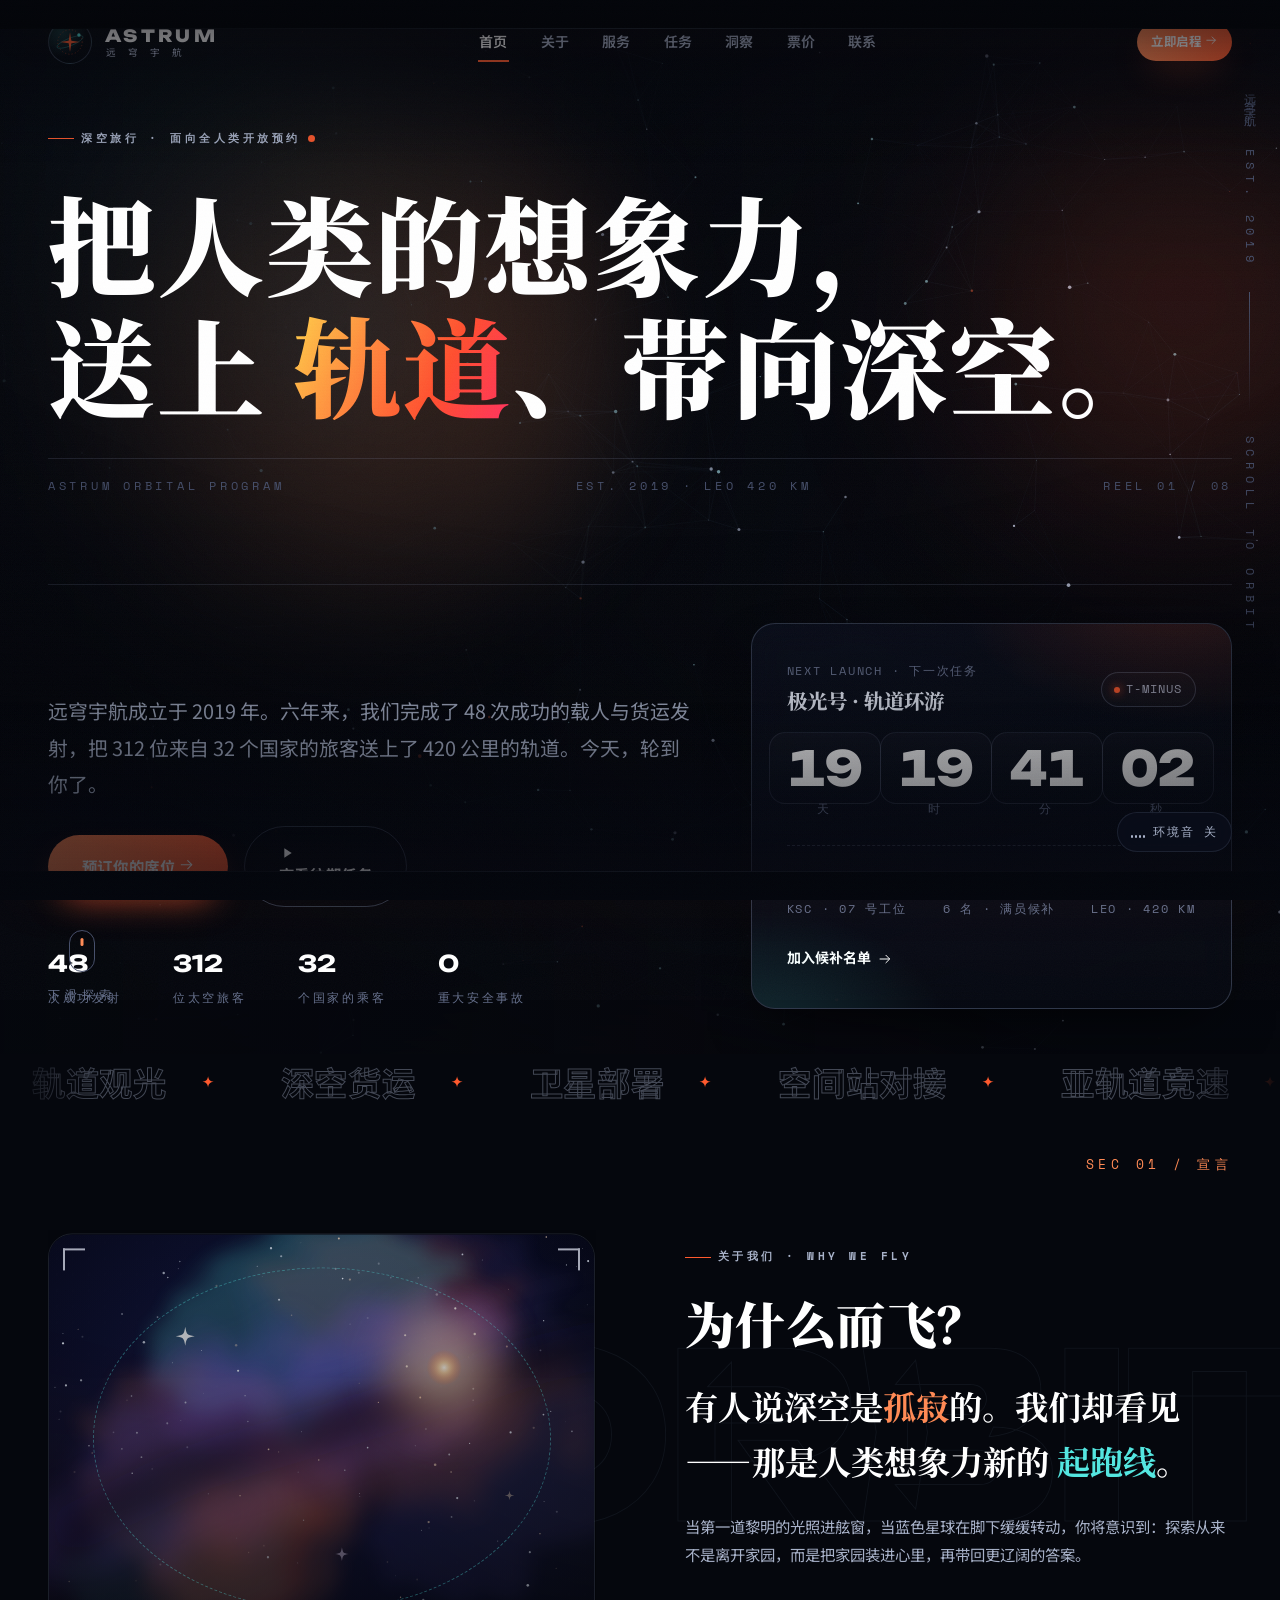
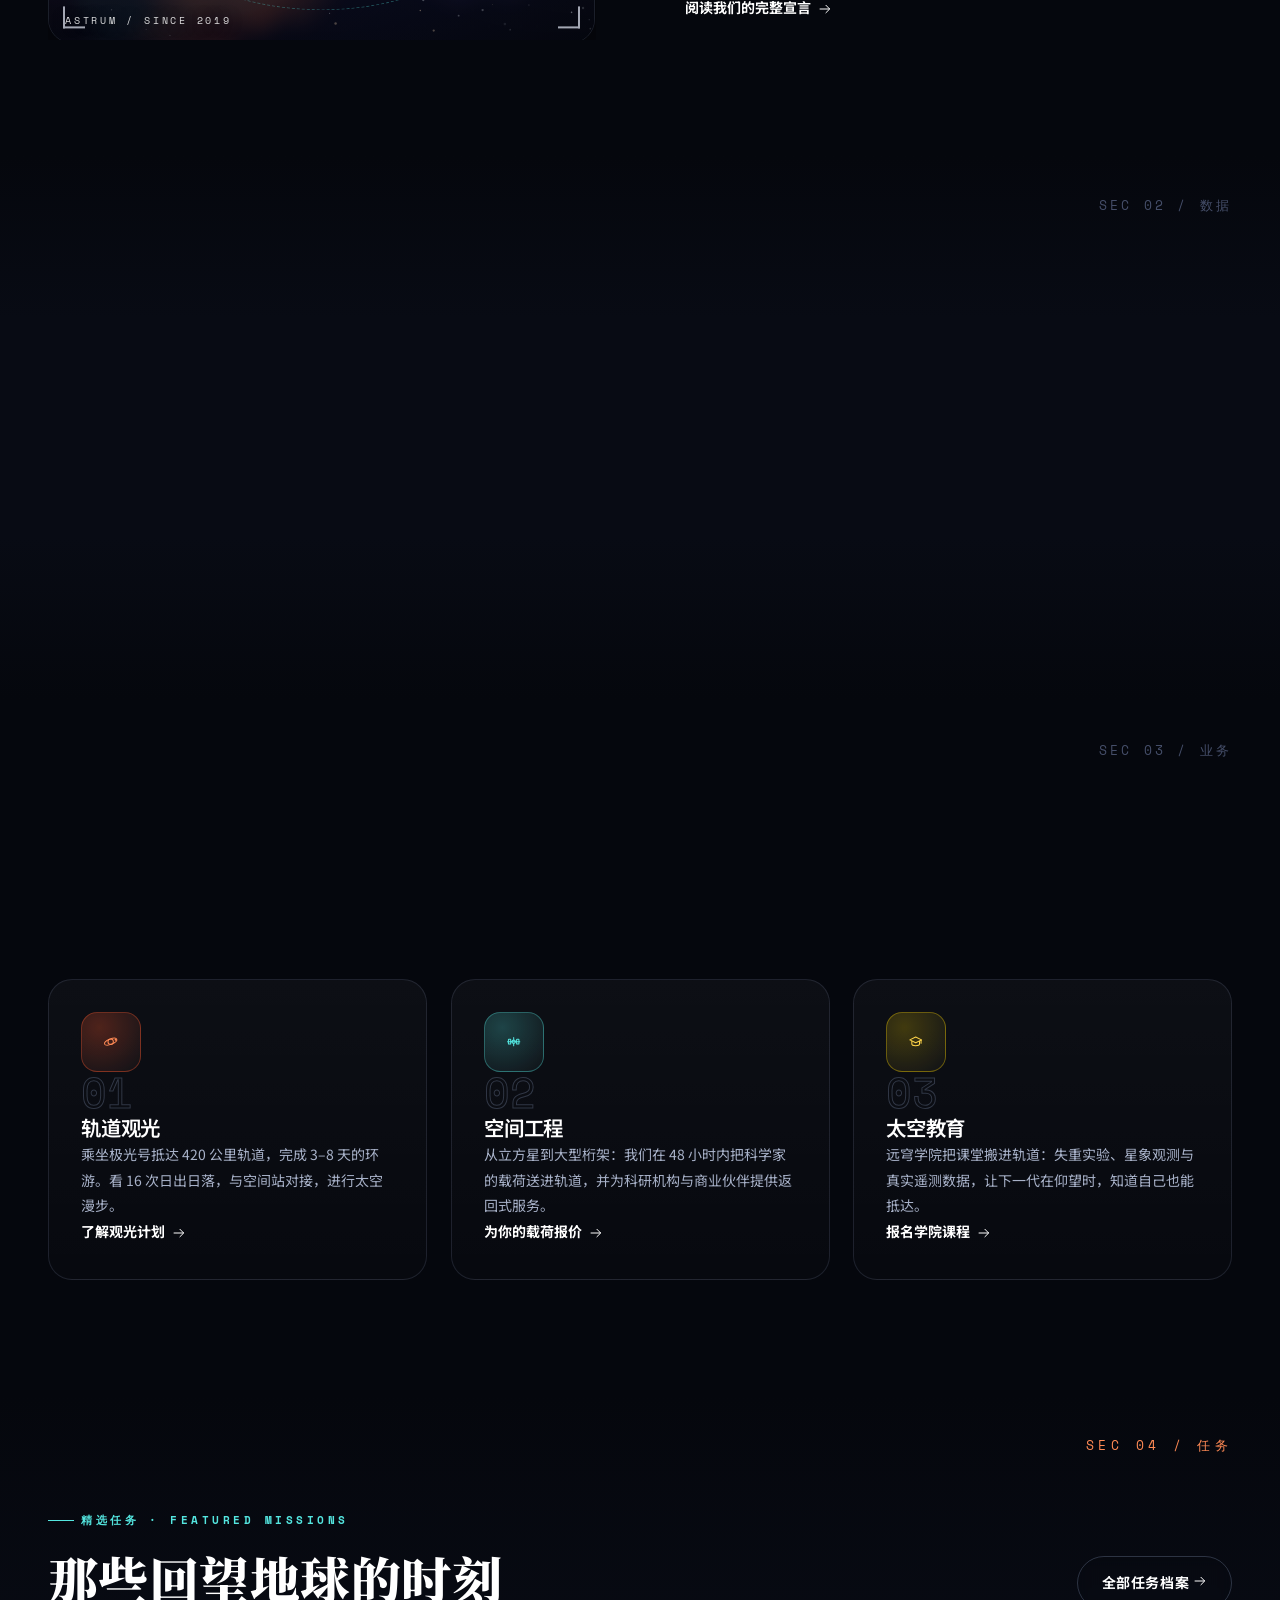
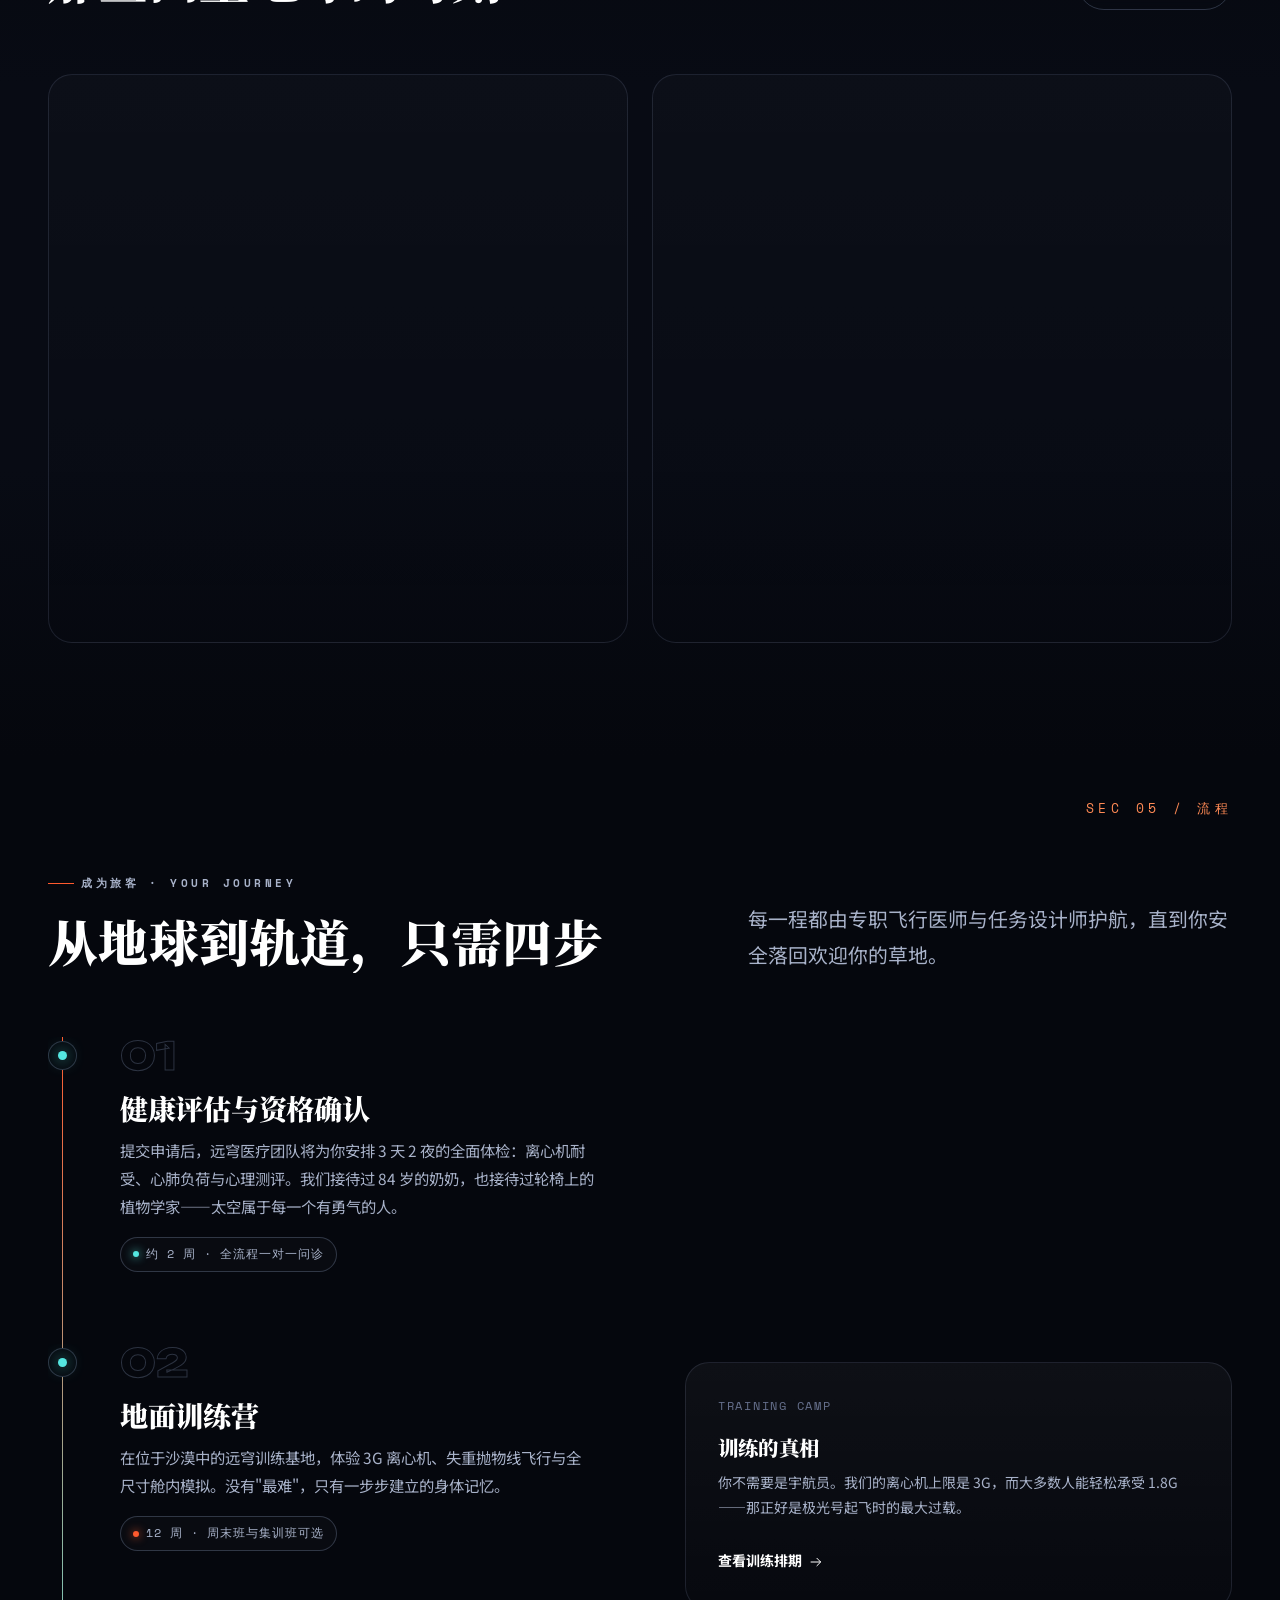
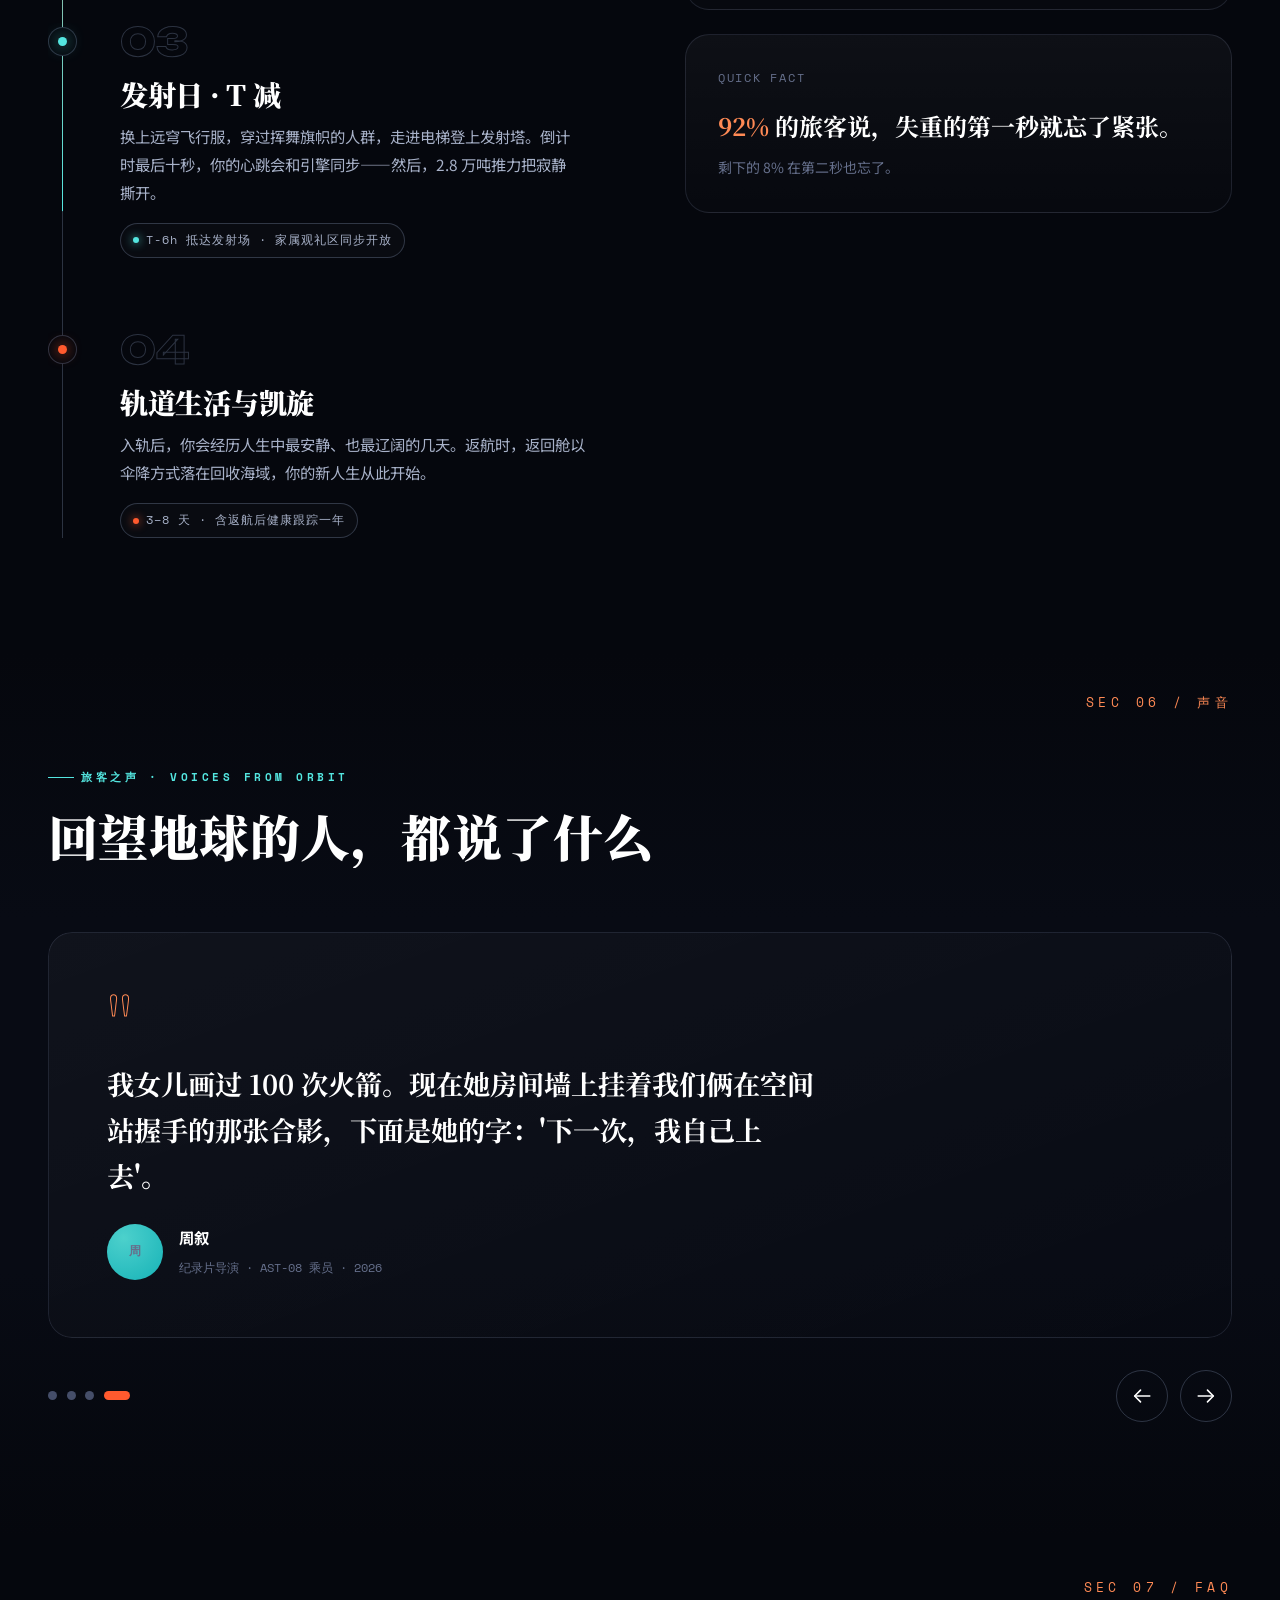
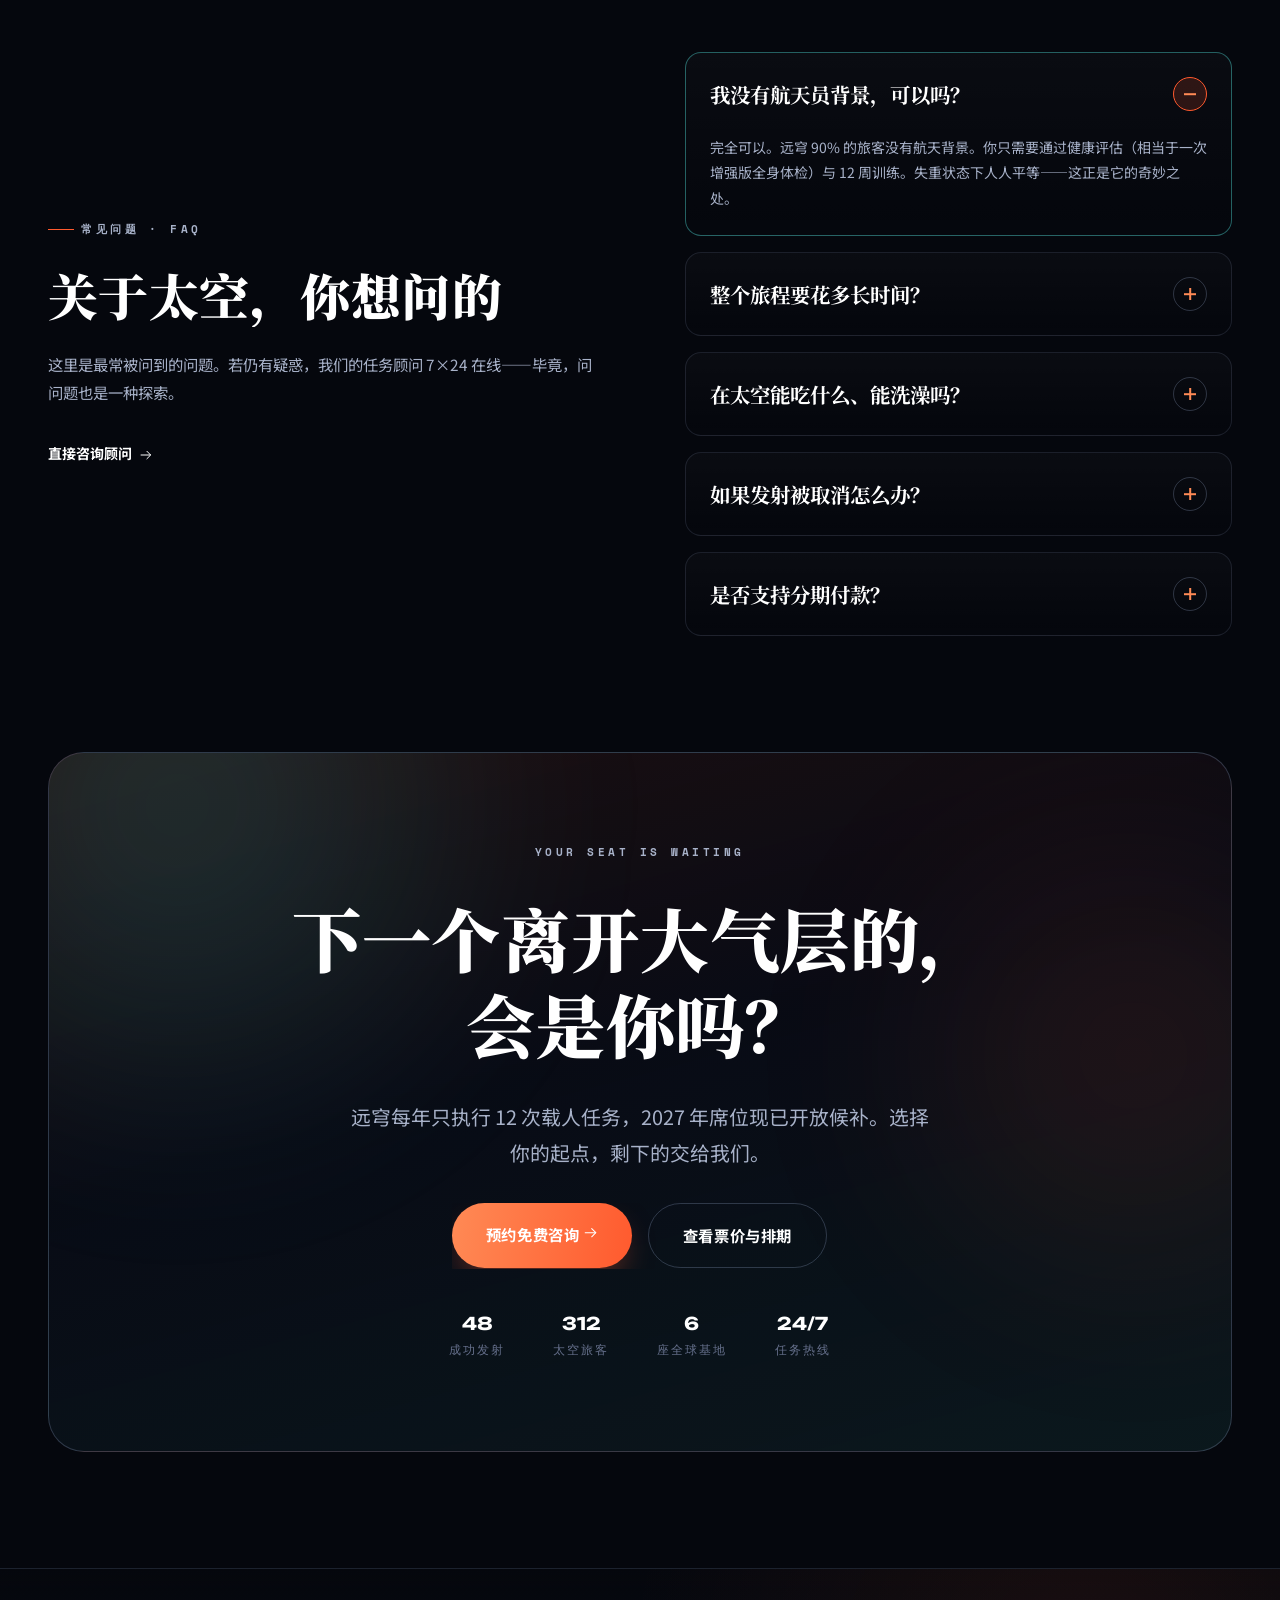
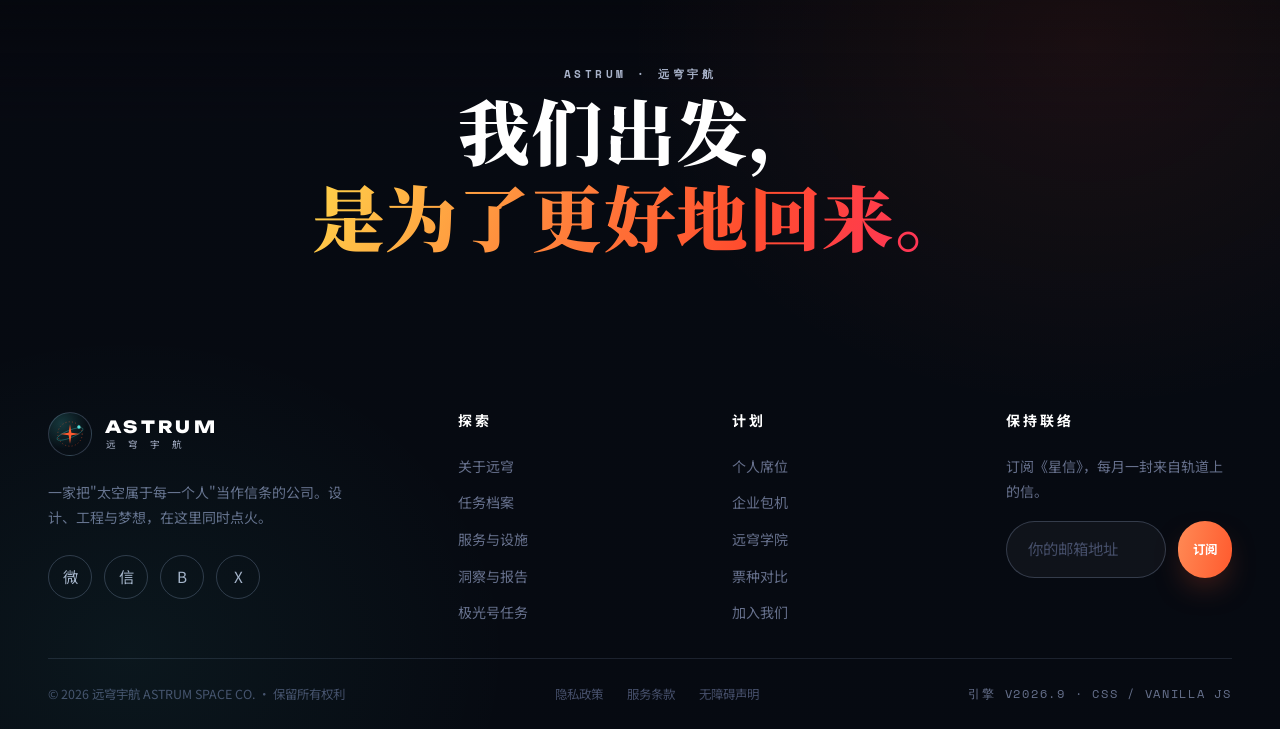
<file: index.html>
<!DOCTYPE html>
<html lang="zh-CN">
<head>
  <meta charset="UTF-8" />
  <meta name="viewport" content="width=device-width, initial-scale=1.0" />
  <title>远穹宇航 ASTRUM — 把人类的想象力送上轨道</title>
  <meta name="description" content="远穹宇航 ASTRUM：面向全人类的太空旅行与空间工程体验。轨道观光、载人发射、空间站驻留、太空教育。" />
  <meta name="theme-color" content="#05070d" />
  <link rel="icon" href="data:image/svg+xml,%3Csvg xmlns='http://www.w3.org/2000/svg' viewBox='0 0 64 64'%3E%3Crect width='64' height='64' rx='14' fill='%2305070d'/%3E%3Cpath d='M32 12 L34.6 29.4 L52 32 L34.6 34.6 L32 52 L29.4 34.6 L12 32 L29.4 29.4 Z' fill='%23ff5a2e'/%3E%3Ccircle cx='50' cy='18' r='4' fill='%2354e6e0'/%3E%3C/svg%3E" />
  <link rel="preconnect" href="https://fonts.googleapis.com" />
  <link rel="preconnect" href="https://fonts.gstatic.com" crossorigin />
  <link href="https://fonts.googleapis.com/css2?family=Unbounded:wght@400;600;700;800&family=Noto+Serif+SC:wght@600;700;900&family=Noto+Sans+SC:wght@300;400;500;600;700&family=Space+Mono:wght@400;700&display=swap" rel="stylesheet" />
  <meta name="view-transition" content="same-origin" />
  <link rel="stylesheet" href="assets/css/tokens.css" />
  <link rel="stylesheet" href="assets/css/components.css" />
  <link rel="stylesheet" href="assets/css/effects.css" />
  <link rel="stylesheet" href="assets/css/pages.css" />
  <link rel="stylesheet" href="assets/css/responsive.css" />
  <link rel="stylesheet" href="assets/css/cinematic.css" />
  <link rel="stylesheet" href="assets/css/motion.css" />
  <link rel="stylesheet" href="assets/css/graphics.css" />
</head>
<body>
  <!-- 无障碍跳过链接 -->
  <a class="skip-link" href="#main">跳到主要内容</a>

  <!-- 环境层 -->
  <div class="grain" aria-hidden="true"></div>
  <div class="vignette" aria-hidden="true"></div>
  <div class="cursor-dot" aria-hidden="true" style="opacity:0"></div>
  <div class="cursor-ring" aria-hidden="true" style="opacity:0"><span class="cursor-label"></span></div>

  <!-- 电影级光效层（无 WebGL 时自动降级为纯 CSS 氛围） -->
  <div class="cine-atmos" aria-hidden="true"><span class="cine-atmos__haze"></span></div>
  <div class="grain--cine" aria-hidden="true"></div>
  <div class="cine-scanlines" aria-hidden="true"></div>
  <div class="spotlight" aria-hidden="true"></div>
  <div class="cine-frame" aria-hidden="true">
    <span class="cine-bar cine-bar--top"></span>
    <span class="cine-bar cine-bar--bot"></span>
  </div>

  <!-- 预加载 -->
  <div class="preloader" id="preloader" aria-hidden="true">
    <div class="preloader__inner">
      <div class="preloader__mark">
        <svg viewBox="0 0 64 64" width="72" height="72" fill="none" style="color:#ff5a2e">
          <circle cx="32" cy="32" r="27" stroke="currentColor" stroke-width="1.4" stroke-dasharray="2 5" opacity="0.6"/>
          <ellipse cx="32" cy="32" rx="31" ry="9" stroke="#54e6e0" stroke-width="1" opacity="0.5" transform="rotate(-22 32 32)"/>
          <path d="M32 10 L35 29.5 L54 32 L35 34.5 L32 54 L29 34.5 L10 32 L29 29.5 Z" fill="currentColor"/>
          <circle cx="52" cy="18" r="3.6" fill="#54e6e0"/>
        </svg>
      </div>
      <div class="preloader__name">ASTRUM</div>
      <div class="preloader__bar"><span></span></div>
      <div class="preloader__pct">000%</div>
      <div class="preloader__status">校准推进器</div>
    </div>
  </div>

  <!-- 顶栏 -->
  <header class="site-header" id="siteHeader">
    <div class="container-wide nav-inner">
      <a class="brand" href="index.html" aria-label="远穹宇航 首页">
        <span class="brand__mark">
          <svg viewBox="0 0 64 64" width="30" height="30" fill="none" style="color:#ff5a2e">
            <circle cx="32" cy="32" r="26" stroke="currentColor" stroke-width="1.4" stroke-dasharray="2 5" opacity="0.7"/>
            <ellipse cx="32" cy="32" rx="30" ry="8" stroke="#54e6e0" stroke-width="1" opacity="0.55" transform="rotate(-22 32 32)"/>
            <path d="M32 11 L34.9 29.1 L53 32 L34.9 34.9 L32 53 L29.1 34.9 L11 32 L29.1 29.1 Z" fill="currentColor"/>
            <circle cx="51" cy="17" r="3.6" fill="#54e6e0"/>
          </svg>
        </span>
        <span class="brand__name">
          <span class="brand__name-en">ASTRUM</span>
          <span class="brand__name-cn">远 穹 宇 航</span>
        </span>
      </a>

      <nav class="nav-links" aria-label="主导航">
        <a class="nav-link active" href="index.html">首页</a>
        <a class="nav-link" href="about.html">关于</a>
        <a class="nav-link" href="services.html">服务</a>
        <a class="nav-link" href="work.html">任务</a>
        <a class="nav-link" href="blog.html">洞察</a>
        <a class="nav-link" href="pricing.html">票价</a>
        <a class="nav-link" href="contact.html">联系</a>
      </nav>

      <div class="nav-right">
        <a class="btn btn--primary btn--sm nav-cta-desktop" data-magnetic href="contact.html">立即启程 <span class="arrow">→</span></a>
        <button class="nav-toggle" aria-label="打开菜单" aria-expanded="false"><span class="bars"><span></span><span></span></span></button>
      </div>
    </div>
    <div class="scroll-progress" aria-hidden="true"></div>
  </header>

  <!-- 移动端全屏菜单 -->
  <nav class="mobile-menu" id="mobileMenu" aria-label="移动端导航">
    <div class="mobile-menu__links">
      <a class="mobile-menu__link active" style="--d:.02s" href="index.html"><span class="idx">01</span>首页</a>
      <a class="mobile-menu__link" style="--d:.06s" href="about.html"><span class="idx">02</span>关于</a>
      <a class="mobile-menu__link" style="--d:.1s" href="services.html"><span class="idx">03</span>服务</a>
      <a class="mobile-menu__link" style="--d:.14s" href="work.html"><span class="idx">04</span>任务</a>
      <a class="mobile-menu__link" style="--d:.18s" href="blog.html"><span class="idx">05</span>洞察</a>
      <a class="mobile-menu__link" style="--d:.22s" href="pricing.html"><span class="idx">06</span>票价</a>
      <a class="mobile-menu__link" style="--d:.26s" href="contact.html"><span class="idx">07</span>联系</a>
    </div>
    <div class="mobile-menu__foot">
      <span>© <span class="js-year">2026</span> 远穹宇航 · 面向全人类开放</span>
      <span>hello@astrum.space</span>
    </div>
  </nav>

  <main id="main">
    <!-- ================= HERO ================= -->
    <section class="hero" id="top">
      <div class="hero__bg" data-gl-host data-gl-scroll>
        <!-- WebGL 体积星云：不支持 WebGL 时自动让位给下方的 2D 星场 -->
        <canvas data-gl="nebula" data-accent="ember" data-accent2="ice" data-accent3="violet"
                data-density="1" data-intensity="1.05" aria-hidden="true"></canvas>
        <canvas id="cosmos" aria-hidden="true"></canvas>
        <div class="cine-beams" data-beams="5" data-beam-seed="20261224" data-depth="1" aria-hidden="true"></div>
        <div class="cine-halo" data-x="26%" data-y="32%" data-halo-size="54vmax" aria-hidden="true"></div>
        <div class="horizon-glow" aria-hidden="true"></div>
        <div class="aurora" aria-hidden="true" data-depth="2">
          <div class="aurora__blob aurora__blob--1"></div>
          <div class="aurora__blob aurora__blob--2"></div>
        </div>
        <div class="lens-flare" data-gl-host aria-hidden="true">
          <canvas data-gl="lens" data-x="0.24" data-y="0.74" data-intensity="0.75"></canvas>
        </div>
      </div>

      <div class="container-wide hero__inner hero-stagger" style="z-index:2">
        <div class="overline overline--dot">深空旅行 · 面向全人类开放预约</div>

        <h1 class="hero__title cn" id="heroTitle">
          <span class="mask-line" style="--d:.06s"><span>把人类的想象力，</span></span>
          <span class="mask-line" style="--d:.2s"><span>送上 <em>轨道</em>、带向深空。</span></span>
        </h1>

        <div class="cine-caption" aria-hidden="true">
          <span>ASTRUM ORBITAL PROGRAM</span>
          <span>EST. 2019 · LEO 420 KM</span>
          <span>REEL 01 / 08</span>
        </div>

        <div class="hero__lower">
          <div class="hero__content">
            <p class="lead">远穹宇航成立于 2019 年。六年来，我们完成了 48 次成功的载人与货运发射，把 312 位来自 32 个国家的旅客送上了 420 公里的轨道。今天，轮到你了。</p>
            <div class="hero__cta">
              <a class="btn btn--primary btn--lg" data-magnetic href="pricing.html">预订你的席位 <span class="arrow">→</span></a>
              <a class="btn btn--ghost btn--lg" data-magnetic href="work.html">
                <svg width="16" height="16" viewBox="0 0 24 24" fill="currentColor" aria-hidden="true"><path d="M8 5v14l11-7z"/></svg>
                查看往期任务
              </a>
            </div>
            <div class="hero__meta">
              <div class="hero__meta-item"><span class="v">48</span><span class="k">次成功发射</span></div>
              <div class="hero__meta-item"><span class="v">312</span><span class="k">位太空旅客</span></div>
              <div class="hero__meta-item"><span class="v">32</span><span class="k">个国家的乘客</span></div>
              <div class="hero__meta-item"><span class="v">0</span><span class="k">重大安全事故</span></div>
            </div>
          </div>

          <aside class="hero__launch">
            <div class="launch-panel">
              <div class="launch-panel__head">
                <div>
                  <div class="mono-tag">NEXT LAUNCH · 下一次任务</div>
                  <div class="launch-panel__name">极光号 · 轨道环游</div>
                </div>
                <span class="chip chip--ember"><span class="dot"></span>T-MINUS</span>
              </div>
              <div class="countdown" data-countdown-to="2026-12-24T20:00:00">
                <div class="cd-col"><span class="cd-num">00</span><span class="cd-label">天</span></div>
                <div class="cd-col"><span class="cd-num">00</span><span class="cd-label">时</span></div>
                <div class="cd-col"><span class="cd-num">00</span><span class="cd-label">分</span></div>
                <div class="cd-col"><span class="cd-num">00</span><span class="cd-label">秒</span></div>
              </div>
              <div class="launch-panel__meta">
                <div class="row"><b>发射场</b><span>KSC · 07 号工位</span></div>
                <div class="row"><b>乘员</b><span>6 名 · 满员候补</span></div>
                <div class="row"><b>轨道</b><span>LEO · 420 km</span></div>
              </div>
              <div style="margin-top:1.4rem">
                <a class="link-arrow" href="contact.html"><span class="txt">加入候补名单</span><span class="ico">→</span></a>
              </div>
            </div>
          </aside>
        </div>
      </div>

      <div class="scroll-cue hero__scrollcue" aria-hidden="true">
        <div class="scroll-cue__mouse"></div>
        <span>下滑探索</span>
      </div>
      <div class="hero__sideline" aria-hidden="true"><span>远穹宇航 · EST. 2019</span><span class="vl"></span><span>SCROLL TO ORBIT</span></div>
    </section>

    <!-- ================= 走马灯 ================= -->
    <div class="marquee section--tight" data-marquee aria-hidden="true">
      <div class="marquee__track marquee__track--left">
        <div class="marquee__group">
          <span class="marquee__item">轨道观光<span class="m-star">✦</span></span>
          <span class="marquee__item">深空货运<span class="m-star">✦</span></span>
          <span class="marquee__item">卫星部署<span class="m-star">✦</span></span>
          <span class="marquee__item">空间站对接<span class="m-star">✦</span></span>
          <span class="marquee__item">亚轨道竞速<span class="m-star">✦</span></span>
          <span class="marquee__item">月面基地<span class="m-star">✦</span></span>
          <span class="marquee__item">失重训练<span class="m-star">✦</span></span>
          <span class="marquee__item">星际返回<span class="m-star">✦</span></span>
        </div>
        <div class="marquee__group">
          <span class="marquee__item">轨道观光<span class="m-star">✦</span></span>
          <span class="marquee__item">深空货运<span class="m-star">✦</span></span>
          <span class="marquee__item">卫星部署<span class="m-star">✦</span></span>
          <span class="marquee__item">空间站对接<span class="m-star">✦</span></span>
          <span class="marquee__item">亚轨道竞速<span class="m-star">✦</span></span>
          <span class="marquee__item">月面基地<span class="m-star">✦</span></span>
          <span class="marquee__item">失重训练<span class="m-star">✦</span></span>
          <span class="marquee__item">星际返回<span class="m-star">✦</span></span>
        </div>
      </div>
    </div>

    <!-- ================= 宣言 ================= -->
    <section class="section" id="manifesto">
      <span class="ghost-word" aria-hidden="true">ORBIT</span>
      <div class="container">
        <span class="sec-num">SEC 01 / 宣言</span>
        <div class="duo">
          <div class="duo__media" data-reveal="left">
            <div class="media-frame" data-parallax="-0.04">
              <div class="poster poster--nebula">
                <div class="poster__noise"></div>
                <div class="poster__glyph">远穹</div>
                <span class="poster__code">ASTRUM / SINCE 2019</span>
                <div class="poster-veil"></div>
              </div>
              <div class="media-frame__ring"></div>
              <span class="corner corner--tl"></span><span class="corner corner--tr"></span>
              <span class="corner corner--bl"></span><span class="corner corner--br"></span>
            </div>
          </div>
          <div class="manifesto__side">
            <div class="overline">关于我们 · WHY WE FLY</div>
            <h2 class="cn section-title" data-reveal="up">为什么而飞？</h2>
            <p class="quote-xl" data-reveal="up" style="--d:.08s">
              有人说深空是<span class="strong-ember">孤寂</span>的。我们却看见——那是人类想象力新的
              <span class="strong-ice">起跑线</span>。
            </p>
            <p class="lead" data-reveal="up" style="--d:.16s">
              当第一道黎明的光照进舷窗，当蓝色星球在脚下缓缓转动，你将意识到：探索从来不是离开家园，而是把家园装进心里，再带回更辽阔的答案。
            </p>
            <div data-reveal="up" style="--d:.24s">
              <a class="link-arrow" href="about.html"><span class="txt">阅读我们的完整宣言</span><span class="ico">→</span></a>
            </div>
          </div>
        </div>
      </div>
    </section>

    <!-- ================= 数据 ================= -->
    <section class="section section--tint" id="stats">
      <div class="container">
        <span class="sec-num">SEC 02 / 数据</span>
        <div class="section-head section-head--row">
          <div class="section-head__inner">
            <div class="overline overline--ice" data-reveal="up">六年数据 · SIX YEARS IN NUMBERS</div>
            <h2 class="cn section-title" data-reveal="up">用安全，丈量每一次跃升</h2>
          </div>
          <p class="lead" style="max-width:42ch" data-reveal="up">我们不追求最快抵达轨道，只追求每一次都能安全回家。</p>
        </div>
        <div class="stat-strip">
          <div class="stat-card" data-reveal="up">
            <div class="stat-card__num"><span data-count="48"></span><span class="suffix">+</span></div>
            <div class="stat-card__label">次成功载人 / 货运发射</div>
            <div class="stat-card__sub">含 2 次月面无人验证</div>
          </div>
          <div class="stat-card" data-reveal="up" style="--d:.08s">
            <div class="stat-card__num"><span data-count="312"></span><span class="suffix">名</span></div>
            <div class="stat-card__label">平民太空旅客</div>
            <div class="stat-card__sub">年龄跨度 18 — 84 岁</div>
          </div>
          <div class="stat-card" data-reveal="up" style="--d:.16s">
            <div class="stat-card__num"><span data-count="98.6" data-decimals="1"></span><span class="suffix">%</span></div>
            <div class="stat-card__label">任务正点率</div>
            <div class="stat-card__sub">含天气窗口再调度</div>
          </div>
          <div class="stat-card" data-reveal="up" style="--d:.24s">
            <div class="stat-card__num"><span data-count="11420"></span><span class="suffix">min</span></div>
            <div class="stat-card__label">累计轨道飞行时长</div>
            <div class="stat-card__sub">约 7.9 个地球日</div>
          </div>
        </div>
      </div>
    </section>

    <!-- ================= 三大业务支柱 ================= -->
    <section class="section" id="services">
      <div class="container">
        <span class="sec-num">SEC 03 / 业务</span>
        <div class="section-head section-head--row">
          <div class="section-head__inner">
            <div class="overline" data-reveal="up">我们能做什么 · CAPABILITIES</div>
            <h2 class="cn section-title" data-reveal="up">从一次心跳，到一段文明</h2>
          </div>
          <a class="btn btn--ghost" data-magnetic href="services.html" data-reveal="up">浏览全部服务 <span class="arrow">→</span></a>
        </div>

        <div class="grid grid-cols-3">
          <!-- 1 -->
          <article class="card pillar-card tilt-wrap" data-reveal="up">
            <div class="tilt-card">
              <div class="pillar-card__icon">
                <svg width="30" height="30" viewBox="0 0 24 24" fill="none" stroke="currentColor" stroke-width="1.6" stroke-linecap="round" stroke-linejoin="round" aria-hidden="true"><path d="M4.5 16.5c-1.5 1.3-2 5-2 5s3.7-.5 5-2c.7-.8.7-2 0-2.8-.8-.8-2.2-.8-3 .8z"/><path d="M12 15 9 12l6.5-6.5c1.5-1.5 3.9-2 5.5-.5s1 4-.5 5.5L14 17l-3-3z"/><path d="m9 12-2.5 2.5"/><path d="M12 15l-1 1"/></svg>
              </div>
              <span class="pillar-card__n">01</span>
              <h3>轨道观光</h3>
              <p>乘坐极光号抵达 420 公里轨道，完成 3–8 天的环游。看 16 次日出日落，与空间站对接，进行太空漫步。</p>
              <div class="pillar-card__foot">
                <a class="link-arrow" href="services.html"><span class="txt">了解观光计划</span><span class="ico">→</span></a>
              </div>
              <div class="tilt-glare"></div>
            </div>
          </article>
          <!-- 2 -->
          <article class="card pillar-card tilt-wrap" data-reveal="up" style="--d:.1s">
            <div class="tilt-card">
              <div class="pillar-card__icon pillar-card__icon--ice">
                <svg width="30" height="30" viewBox="0 0 24 24" fill="none" stroke="currentColor" stroke-width="1.6" stroke-linecap="round" stroke-linejoin="round" aria-hidden="true"><rect x="5" y="3" width="14" height="8" rx="1.5"/><path d="M12 11v6"/><path d="M8 21h8"/><path d="M7 17l-3 4M17 17l3 4"/><path d="M9 3V1.5M15 3V1.5"/></svg>
              </div>
              <span class="pillar-card__n">02</span>
              <h3>空间工程</h3>
              <p>从立方星到大型桁架：我们在 48 小时内把科学家的载荷送进轨道，并为科研机构与商业伙伴提供返回式服务。</p>
              <div class="pillar-card__foot">
                <a class="link-arrow" href="services.html"><span class="txt">为你的载荷报价</span><span class="ico">→</span></a>
              </div>
              <div class="tilt-glare"></div>
            </div>
          </article>
          <!-- 3 -->
          <article class="card pillar-card tilt-wrap" data-reveal="up" style="--d:.2s">
            <div class="tilt-card">
              <div class="pillar-card__icon" style="background:radial-gradient(circle at 30% 25%,rgba(255,215,0,.22),rgba(255,255,255,.02));border-color:rgba(255,215,0,.35);color:#ffd54a">
                <svg width="30" height="30" viewBox="0 0 24 24" fill="none" stroke="currentColor" stroke-width="1.6" stroke-linecap="round" stroke-linejoin="round" aria-hidden="true"><path d="M12 21a9 9 0 1 0-9-9"/><path d="M3.6 9.5h3l1.2-2.5L11 11l1.8-3.2L15 9.5h3"/><circle cx="12" cy="12" r="1.4" fill="currentColor"/></svg>
              </div>
              <span class="pillar-card__n">03</span>
              <h3>太空教育</h3>
              <p>远穹学院把课堂搬进轨道：失重实验、星象观测与真实遥测数据，让下一代在仰望时，知道自己也能抵达。</p>
              <div class="pillar-card__foot">
                <a class="link-arrow" href="services.html"><span class="txt">报名学院课程</span><span class="ico">→</span></a>
              </div>
              <div class="tilt-glare"></div>
            </div>
          </article>
        </div>
      </div>
    </section>

    <!-- ================= 精选任务 ================= -->
    <section class="section section--tint" id="missions">
      <div class="container">
        <span class="sec-num">SEC 04 / 任务</span>
        <div class="section-head section-head--row">
          <div class="section-head__inner">
            <div class="overline overline--ice" data-reveal="up">精选任务 · FEATURED MISSIONS</div>
            <h2 class="cn section-title" data-reveal="up">那些回望地球的时刻</h2>
          </div>
          <a class="btn btn--ghost" data-magnetic href="work.html" data-reveal="up">全部任务档案 <span class="arrow">→</span></a>
        </div>

        <div class="grid grid-cols-2" style="align-items:stretch">
          <!-- 任务 1 -->
          <article class="mission-card tilt-wrap" data-reveal="up">
            <div class="tilt-card">
              <div class="mission-card__media fade-media" data-cursor-media="查看任务" data-lb-item data-poster="poster--solar" data-glyph="☀" data-label="AST-09 · 极光号 轨道环游 / 2026.05">
                <div class="poster poster--solar">
                  <div class="poster__noise"></div>
                  <div class="poster__glyph">☀</div>
                  <span class="poster__code">AST-09 · LEO 420KM</span>
                  <div class="poster-veil"></div>
                </div>
                <span class="chip chip--ember mission-card__tag"><span class="dot"></span>已完成 · 6 名乘员</span>
              </div>
              <div class="mission-card__body">
                <div class="mission-card__meta">
                  <span class="mono-tag">2026 · 05 · 14</span>
                  <span class="mono-tag">轨道观光</span>
                  <span class="mono-tag">4 天</span>
                </div>
                <h3 class="mission-card__title"><a href="work.html#ast09">极光号：追着极光看地球</a></h3>
                <p class="mission-card__desc">任务沿倾角 51.6° 的轨道掠过极光带。乘员在 4 天内见到 64 次日出，并以 2.8 万公里时速，第一次从太空理解"家园"两个字。</p>
              </div>
            </div>
          </article>
          <!-- 任务 2 -->
          <article class="mission-card tilt-wrap" data-reveal="up" style="--d:.12s">
            <div class="tilt-card">
              <div class="mission-card__media fade-media" data-cursor-media="查看任务" data-lb-item data-poster="poster--ice" data-glyph="◍" data-label="AST-12 · 曙光号 空间站驻留 / 2026.08">
                <div class="poster poster--ice">
                  <div class="poster__noise"></div>
                  <div class="poster__glyph">◍</div>
                  <span class="poster__code">AST-12 · STATION DOCK</span>
                  <div class="poster-veil"></div>
                </div>
                <span class="chip mission-card__tag"><span class="dot"></span>正在驻留 · 8 天</span>
              </div>
              <div class="mission-card__body">
                <div class="mission-card__meta">
                  <span class="mono-tag">2026 · 08 · 02</span>
                  <span class="mono-tag">空间站驻留</span>
                  <span class="mono-tag">8 天</span>
                </div>
                <h3 class="mission-card__title"><a href="work.html#ast12">曙光号：商业空间站第一夜</a></h3>
                <p class="mission-card__desc">人类首个商业空间站"曙光"迎来首批驻留客人。乘员与轨道实验室共同完成 11 项科学实验，把答案带回地面。</p>
              </div>
            </div>
          </article>
        </div>
      </div>
    </section>

    <!-- ================= 旅程 ================= -->
    <section class="section" id="journey">
      <div class="container">
        <span class="sec-num">SEC 05 / 流程</span>
        <div class="section-head section-head--row">
          <div class="section-head__inner">
            <div class="overline" data-reveal="up">成为旅客 · YOUR JOURNEY</div>
            <h2 class="cn section-title" data-reveal="up">从地球到轨道，只需四步</h2>
          </div>
          <p class="lead" style="max-width:44ch" data-reveal="up">每一程都由专职飞行医师与任务设计师护航，直到你安全落回欢迎你的草地。</p>
        </div>

        <div class="duo">
          <div class="journey">
            <div class="journey__line"><span></span></div>

            <div class="journey__item" data-reveal="right">
              <span class="journey__mark" aria-hidden="true"></span>
              <div class="journey__num">01</div>
              <h3 class="journey__title">健康评估与资格确认</h3>
              <p class="journey__desc">提交申请后，远穹医疗团队将为你安排 3 天 2 夜的全面体检：离心机耐受、心肺负荷与心理测评。我们接待过 84 岁的奶奶，也接待过轮椅上的植物学家——太空属于每一个有勇气的人。</p>
              <div class="journey__meta"><span class="chip"><span class="dot"></span>约 2 周 · 全流程一对一问诊</span></div>
            </div>

            <div class="journey__item" data-reveal="right">
              <span class="journey__mark" aria-hidden="true"></span>
              <div class="journey__num">02</div>
              <h3 class="journey__title">地面训练营</h3>
              <p class="journey__desc">在位于沙漠中的远穹训练基地，体验 3G 离心机、失重抛物线飞行与全尺寸舱内模拟。没有"最难"，只有一步步建立的身体记忆。</p>
              <div class="journey__meta"><span class="chip chip--ember"><span class="dot"></span>12 周 · 周末班与集训班可选</span></div>
            </div>

            <div class="journey__item" data-reveal="right">
              <span class="journey__mark" aria-hidden="true"></span>
              <div class="journey__num">03</div>
              <h3 class="journey__title">发射日 · T 减</h3>
              <p class="journey__desc">换上远穹飞行服，穿过挥舞旗帜的人群，走进电梯登上发射塔。倒计时最后十秒，你的心跳会和引擎同步——然后，2.8 万吨推力把寂静撕开。</p>
              <div class="journey__meta"><span class="chip"><span class="dot"></span>T-6h 抵达发射场 · 家属观礼区同步开放</span></div>
            </div>

            <div class="journey__item" data-reveal="right">
              <span class="journey__mark" aria-hidden="true"></span>
              <div class="journey__num">04</div>
              <h3 class="journey__title">轨道生活与凯旋</h3>
              <p class="journey__desc">入轨后，你会经历人生中最安静、也最辽阔的几天。返航时，返回舱以伞降方式落在回收海域，你的新人生从此开始。</p>
              <div class="journey__meta"><span class="chip chip--ember"><span class="dot"></span>3–8 天 · 含返航后健康跟踪一年</span></div>
            </div>
          </div>

          <aside class="manifesto__side">
            <div class="card stat-card" style="padding:var(--sp-6)" data-reveal="up">
              <div class="mono-tag">TRAINING CAMP</div>
              <h3 class="cn" style="font-size:var(--fs-h4);margin:1rem 0 0.6rem;font-weight:900">训练的真相</h3>
              <p style="color:var(--ink-2);font-size:var(--fs-sm)">你不需要是宇航员。我们的离心机上限是 3G，而大多数人能轻松承受 1.8G——那正好是极光号起飞时的最大过载。</p>
              <div style="margin-top:1.6rem"><a class="link-arrow" href="pricing.html"><span class="txt">查看训练排期</span><span class="ico">→</span></a></div>
            </div>
            <div class="card stat-card" style="padding:var(--sp-6);--d:.1s" data-reveal="up">
              <div class="mono-tag">QUICK FACT</div>
              <p class="quote-xl" style="font-size:1.5rem;margin-top:1rem"><span class="strong-ember">92%</span> 的旅客说，失重的第一秒就忘了紧张。</p>
              <p style="color:var(--ink-3);font-size:var(--fs-sm);margin-top:0.6rem">剩下的 8% 在第二秒也忘了。</p>
            </div>
          </aside>
        </div>
      </div>
    </section>

    <!-- ================= 评价 ================= -->
    <section class="section section--tint" id="voices">
      <div class="container">
        <span class="sec-num">SEC 06 / 声音</span>
        <div class="section-head section-head--row">
          <div class="section-head__inner">
            <div class="overline overline--ice" data-reveal="up">旅客之声 · VOICES FROM ORBIT</div>
            <h2 class="cn section-title" data-reveal="up">回望地球的人，都说了什么</h2>
          </div>
        </div>

        <div class="slider" data-slider data-autoplay="true" data-interval="6500" aria-label="旅客评价轮播">
          <div class="slider__viewport">
            <div class="slider__track">
              <div class="slide">
                <div class="quote-card">
                  <div class="qmark">"</div>
                  <blockquote>当我飘在舷窗前，看见大气层薄得像一层水膜，所有国家、所有争执都消失在那道蓝光里。远穹没有卖给我一张票，它卖给我一个全新的世界观。</blockquote>
                  <div class="quote-card__who">
                    <span class="quote-card__av">林</span>
                    <div><b>林晚晴</b><span>教师 · AST-07 乘员 · 2025</span></div>
                  </div>
                </div>
              </div>
              <div class="slide">
                <div class="quote-card">
                  <div class="qmark">"</div>
                  <blockquote>84 岁生日那天我在轨道上度过。体检时医生说我的心脏比很多年轻人好——我不确定，但它一定装了很多想看世界的愿望。</blockquote>
                  <div class="quote-card__who">
                    <span class="quote-card__av quote-card__av--ice">陈</span>
                    <div><b>陈望山</b><span>植物学家 · AST-05 乘员 · 2025</span></div>
                  </div>
                </div>
              </div>
              <div class="slide">
                <div class="quote-card">
                  <div class="qmark">"</div>
                  <blockquote>作为工程师，我本来只是去验收载荷。结果发射前夜，任务控制让我在舷窗旁多留了十分钟——他们知道，没有人能看着地球转动而无动于衷。</blockquote>
                  <div class="quote-card__who">
                    <span class="quote-card__av">R.</span>
                    <div><b>Rafael Duarte</b><span>结构工程师 · AST-11 乘员 · 2026</span></div>
                  </div>
                </div>
              </div>
              <div class="slide">
                <div class="quote-card">
                  <div class="qmark">"</div>
                  <blockquote>我女儿画过 100 次火箭。现在她房间墙上挂着我们俩在空间站握手的那张合影，下面是她的字：'下一次，我自己上去'。</blockquote>
                  <div class="quote-card__who">
                    <span class="quote-card__av quote-card__av--ice">周</span>
                    <div><b>周叙</b><span>纪录片导演 · AST-08 乘员 · 2026</span></div>
                  </div>
                </div>
              </div>
            </div>
          </div>
          <div class="slider__foot">
            <div class="slider__dots" aria-label="选择评价"></div>
            <div class="slider__arrows">
              <button class="icon-btn icon-btn--ice" data-slider-prev aria-label="上一条评价">←</button>
              <button class="icon-btn icon-btn--ice" data-slider-next aria-label="下一条评价">→</button>
            </div>
          </div>
        </div>
      </div>
    </section>

    <!-- ================= 常见问题 ================= -->
    <section class="section" id="faq">
      <div class="container">
        <span class="sec-num">SEC 07 / FAQ</span>
        <div class="duo">
          <div class="manifesto__side">
            <div class="overline">常见问题 · FAQ</div>
            <h2 class="cn section-title" data-reveal="up">关于太空，你想问的</h2>
            <p class="lead" data-reveal="up" style="--d:.08s">这里是最常被问到的问题。若仍有疑惑，我们的任务顾问 7×24 在线——毕竟，问问题也是一种探索。</p>
            <div style="margin-top:.5rem;--d:.16s" data-reveal="up">
              <a class="link-arrow" href="contact.html"><span class="txt">直接咨询顾问</span><span class="ico">→</span></a>
            </div>
          </div>

          <div class="accordion" data-reveal="right">
            <div class="acc-item open">
              <button class="acc-btn" aria-expanded="true"><span class="q">我没有航天员背景，可以吗？</span><span class="plus" aria-hidden="true"></span></button>
              <div class="acc-panel"><div class="acc-body"><div class="acc-body__inner">完全可以。远穹 90% 的旅客没有航天背景。你只需要通过健康评估（相当于一次增强版全身体检）与 12 周训练。失重状态下人人平等——这正是它的奇妙之处。</div></div></div>
            </div>
            <div class="acc-item">
              <button class="acc-btn" aria-expanded="false"><span class="q">整个旅程要花多长时间？</span><span class="plus" aria-hidden="true"></span></button>
              <div class="acc-panel"><div class="acc-body"><div class="acc-body__inner">从申请到返航约 6–9 个月：2 周健康评估，12 周训练（可远程与周末班结合），1 周发射与驻留，以及返航后一年的免费健康跟踪。时间排期请参考票价页。</div></div></div>
            </div>
            <div class="acc-item">
              <button class="acc-btn" aria-expanded="false"><span class="q">在太空能吃什么、能洗澡吗？</span><span class="plus" aria-hidden="true"></span></button>
              <div class="acc-panel"><div class="acc-body"><div class="acc-body__inner">极光号配备米其林顾问设计的零重力菜单：麻婆豆腐、红烧肉与冰淇淋都在菜单上。淋浴舱会回收 98% 的水，你甚至能体验"水球"洗头——这是地面绝对复刻不了的体验。</div></div></div>
            </div>
            <div class="acc-item">
              <button class="acc-btn" aria-expanded="false"><span class="q">如果发射被取消怎么办？</span><span class="plus" aria-hidden="true"></span></button>
              <div class="acc-panel"><div class="acc-body"><div class="acc-body__inner">我们以"任务至上、生命至上"为准则。若因天气、技术原因取消，你拥有 12 个月内的任意改签权，且全额保留席位；若因个人健康原因无法成行，按条款可部分退款或转为候补金。</div></div></div>
            </div>
            <div class="acc-item">
              <button class="acc-btn" aria-expanded="false"><span class="q">是否支持分期付款？</span><span class="plus" aria-hidden="true"></span></button>
              <div class="acc-panel"><div class="acc-body"><div class="acc-body__inner">支持。多数票种可 12 期免息分期，训练阶段仅付 20% 定金，发射前 30 天结清尾款。我们也与三家太空保险机构合作，覆盖发射、驻留与返航全程。</div></div></div>
            </div>
          </div>
        </div>
      </div>
    </section>

    <!-- ================= CTA ================= -->
    <section class="section section--flush-top" id="cta">
      <div class="container">
        <div class="cta-banner" data-reveal="zoom">
          <div class="aurora" aria-hidden="true">
            <div class="aurora__blob aurora__blob--1" style="opacity:.35"></div>
            <div class="aurora__blob aurora__blob--2" style="opacity:.3"></div>
          </div>
          <div class="overline overline--center" data-reveal="up">YOUR SEAT IS WAITING</div>
          <h2 class="cta-banner__title cn" data-reveal="up" style="--d:.06s">下一个离开大气层的，<br />会是你吗？</h2>
          <p class="lead" data-reveal="up" style="--d:.12s">远穹每年只执行 12 次载人任务，2027 年席位现已开放候补。选择你的起点，剩下的交给我们。</p>
          <div class="cta-banner__actions" data-reveal="up" style="--d:.18s">
            <a class="btn btn--primary btn--lg" data-magnetic href="contact.html">预约免费咨询 <span class="arrow">→</span></a>
            <a class="btn btn--ghost btn--lg" data-magnetic href="pricing.html">查看票价与排期</a>
          </div>
          <div class="cta-banner__sats" data-reveal="up" style="--d:.24s">
            <div class="row"><b>48</b><span>成功发射</span></div>
            <div class="row"><b>312</b><span>太空旅客</span></div>
            <div class="row"><b>6</b><span>座全球基地</span></div>
            <div class="row"><b>24/7</b><span>任务热线</span></div>
          </div>
        </div>
      </div>
    </section>
  </main>

  <!-- ================= 页脚 ================= -->
  <footer class="site-footer">
    <div class="foot-cta">
      <div class="container">
        <div class="overline overline--center" data-reveal="up">ASTRUM · 远穹宇航</div>
        <h2 class="foot-cta__title cn" data-reveal="up" style="--d:.06s">我们出发，<br /><span class="grad-text-fire">是为了更好地回来。</span></h2>
      </div>
    </div>

    <div class="container">
      <div class="foot-grid">
        <div class="foot-brand-col">
          <a class="brand" href="index.html" aria-label="远穹宇航首页">
            <span class="brand__mark">
              <svg viewBox="0 0 64 64" width="30" height="30" fill="none" style="color:#ff5a2e">
                <circle cx="32" cy="32" r="26" stroke="currentColor" stroke-width="1.4" stroke-dasharray="2 5" opacity="0.7"/>
                <ellipse cx="32" cy="32" rx="30" ry="8" stroke="#54e6e0" stroke-width="1" opacity="0.55" transform="rotate(-22 32 32)"/>
                <path d="M32 11 L34.9 29.1 L53 32 L34.9 34.9 L32 53 L29.1 34.9 L11 32 L29.1 29.1 Z" fill="currentColor"/>
                <circle cx="51" cy="17" r="3.6" fill="#54e6e0"/>
              </svg>
            </span>
            <span class="brand__name">
              <span class="brand__name-en">ASTRUM</span>
              <span class="brand__name-cn">远 穹 宇 航</span>
            </span>
          </a>
          <p>一家把"太空属于每一个人"当作信条的公司。设计、工程与梦想，在这里同时点火。</p>
          <div class="foot-socials" aria-label="社交媒体">
            <a class="foot-social" href="#" aria-label="微博">微</a>
            <a class="foot-social" href="#" aria-label="微信公众号">信</a>
            <a class="foot-social" href="#" aria-label="哔哩哔哩">B</a>
            <a class="foot-social" href="#" aria-label="X 平台">X</a>
          </div>
        </div>
        <div class="foot-col">
          <h4>探索</h4>
          <div class="foot-links">
            <a href="about.html">关于远穹</a>
            <a href="work.html">任务档案</a>
            <a href="services.html">服务与设施</a>
            <a href="blog.html">洞察与报告</a>
            <a href="work.html#ast09">极光号任务</a>
          </div>
        </div>
        <div class="foot-col">
          <h4>计划</h4>
          <div class="foot-links">
            <a href="pricing.html">个人席位</a>
            <a href="pricing.html#annual">企业包机</a>
            <a href="services.html#edu">远穹学院</a>
            <a href="pricing.html#compare">票种对比</a>
            <a href="contact.html">加入我们</a>
          </div>
        </div>
        <div class="foot-col">
          <h4>保持联络</h4>
          <p style="color:var(--ink-3);font-size:var(--fs-sm);margin-bottom:1rem">订阅《星信》，每月一封来自轨道上的信。</p>
          <div class="newsletter" data-newsletter>
            <form data-validate data-form="newsletter" novalidate>
              <div class="field" style="display:contents">
                <label class="visually-hidden" for="nl-email">电子邮箱</label>
                <input id="nl-email" type="email" name="email" placeholder="你的邮箱地址" required />
              </div>
              <button class="btn btn--primary btn--sm" type="submit">订阅</button>
            </form>
            <p class="ok-msg">✓ 欢迎加入星信，下一封信将从轨道寄出。</p>
          </div>
        </div>
      </div>

      <div class="foot-bottom">
        <div>© <span class="js-year">2026</span> 远穹宇航 ASTRUM SPACE CO. · 保留所有权利</div>
        <nav aria-label="法律信息">
          <a href="#">隐私政策</a>
          <a href="#">服务条款</a>
          <a href="#">无障碍声明</a>
        </nav>
        <div class="mono-tag">引擎 v2026.9 · CSS / VANILLA JS</div>
      </div>
    </div>
  </footer>

  <button class="to-top" aria-label="返回顶部">↑</button>

  <div class="lightbox" id="lightbox" role="dialog" aria-modal="true" aria-label="任务影像预览">
    <div class="lb-stage">
      <div class="lb-media"></div>
      <div class="lb-cap"><strong>任务预览</strong><span class="mono-tag">ASTRUM ARCHIVE</span></div>
      <span class="lb-count"></span>
      <button class="lb-close" aria-label="关闭">✕</button>
      <button class="lb-nav lb-nav--prev" aria-label="上一个">←</button>
      <button class="lb-nav lb-nav--next" aria-label="下一个">→</button>
    </div>
  </div>

  <button class="audio-toggle" id="audioToggle" type="button" aria-pressed="false" aria-label="开启环境音">
    <span class="audio-toggle__bars" aria-hidden="true"><i></i><i></i><i></i><i></i></span>
    <span class="audio-toggle__txt">环境音 关</span>
  </button>

  <script src="assets/js/gl/gl-core.js"></script>
  <script src="assets/js/gl/gl-nebula.js"></script>
  <script src="assets/js/gl/gl-light.js"></script>
  <script src="assets/js/gl/gl-lens.js"></script>
  <script src="assets/js/motion.js"></script>
  <script src="assets/js/transitions.js"></script>
  <script src="assets/js/audio.js"></script>
  <script src="assets/js/cinematic.js"></script>
  <script src="assets/js/art.js"></script>
  <script src="assets/js/icons.js"></script>
  <script src="assets/js/pages.js"></script>
  <script src="assets/js/app.js"></script>
</body>
</html>
</file>
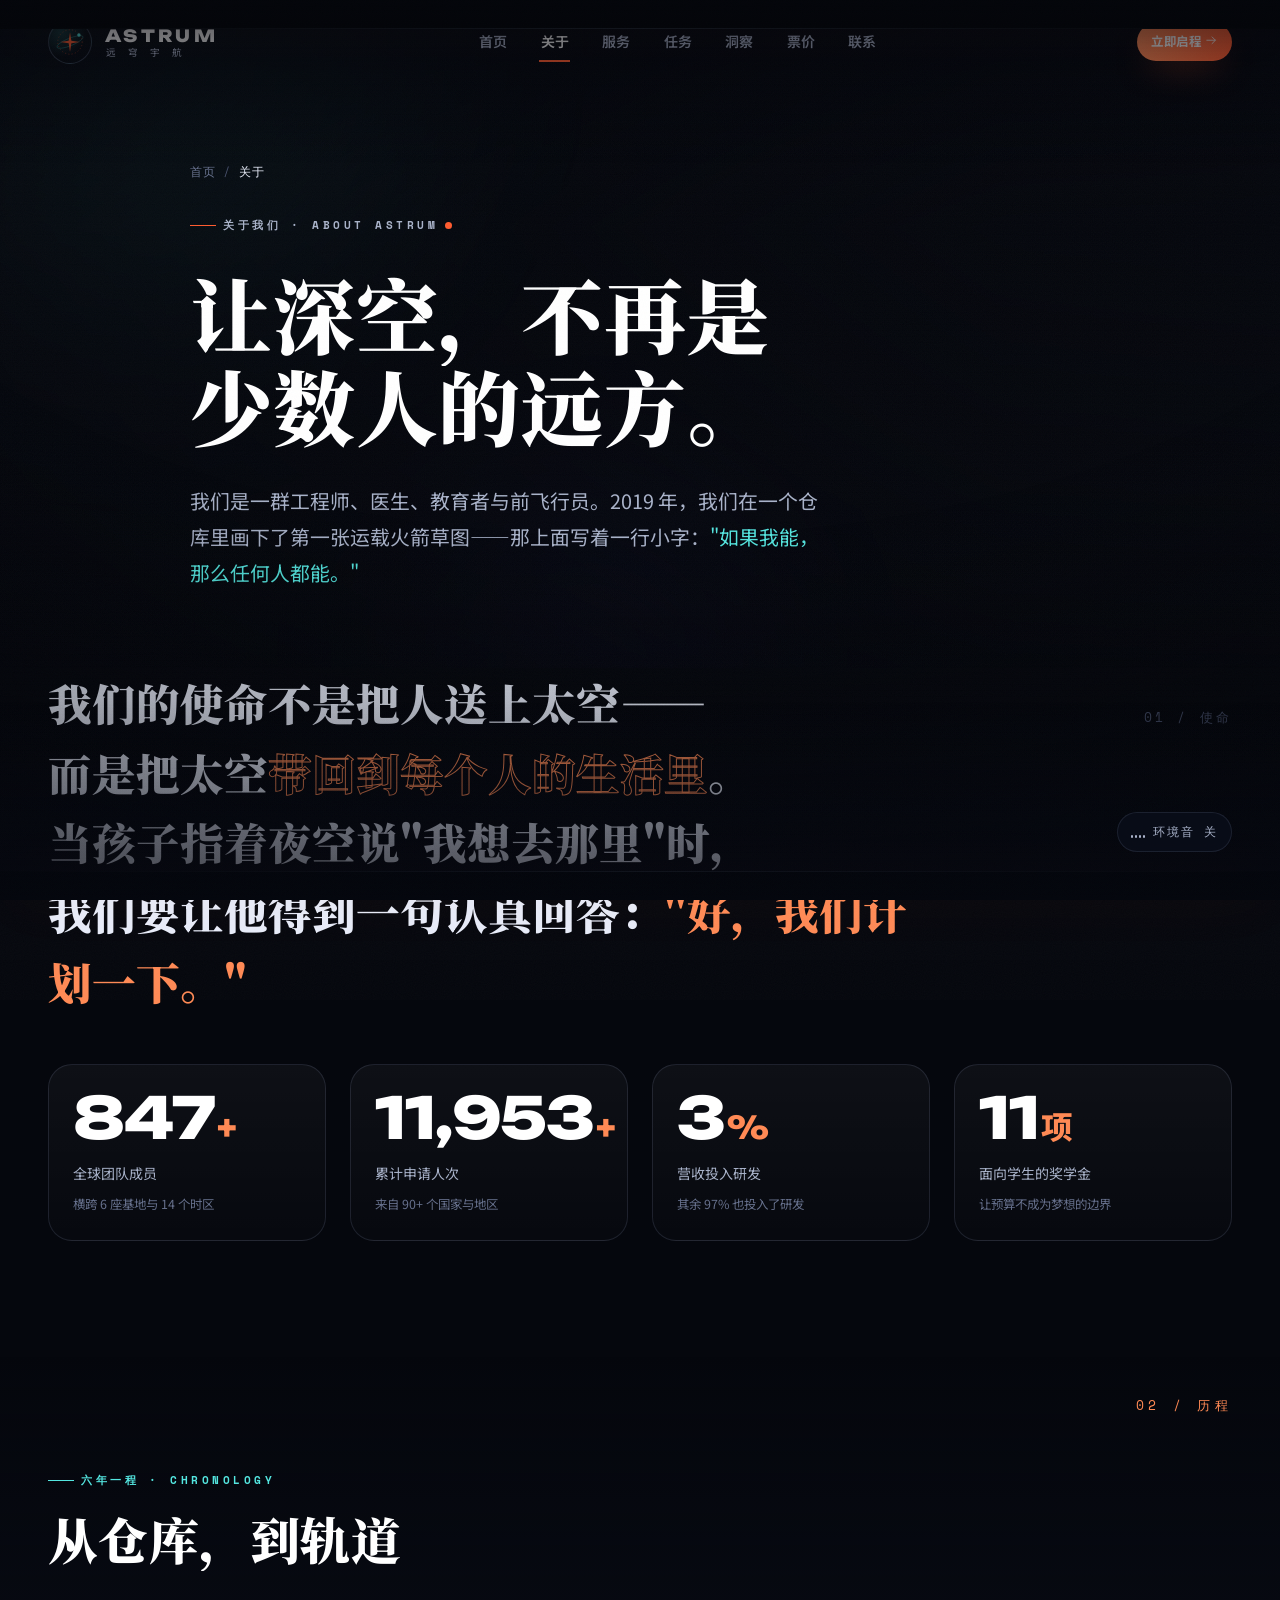
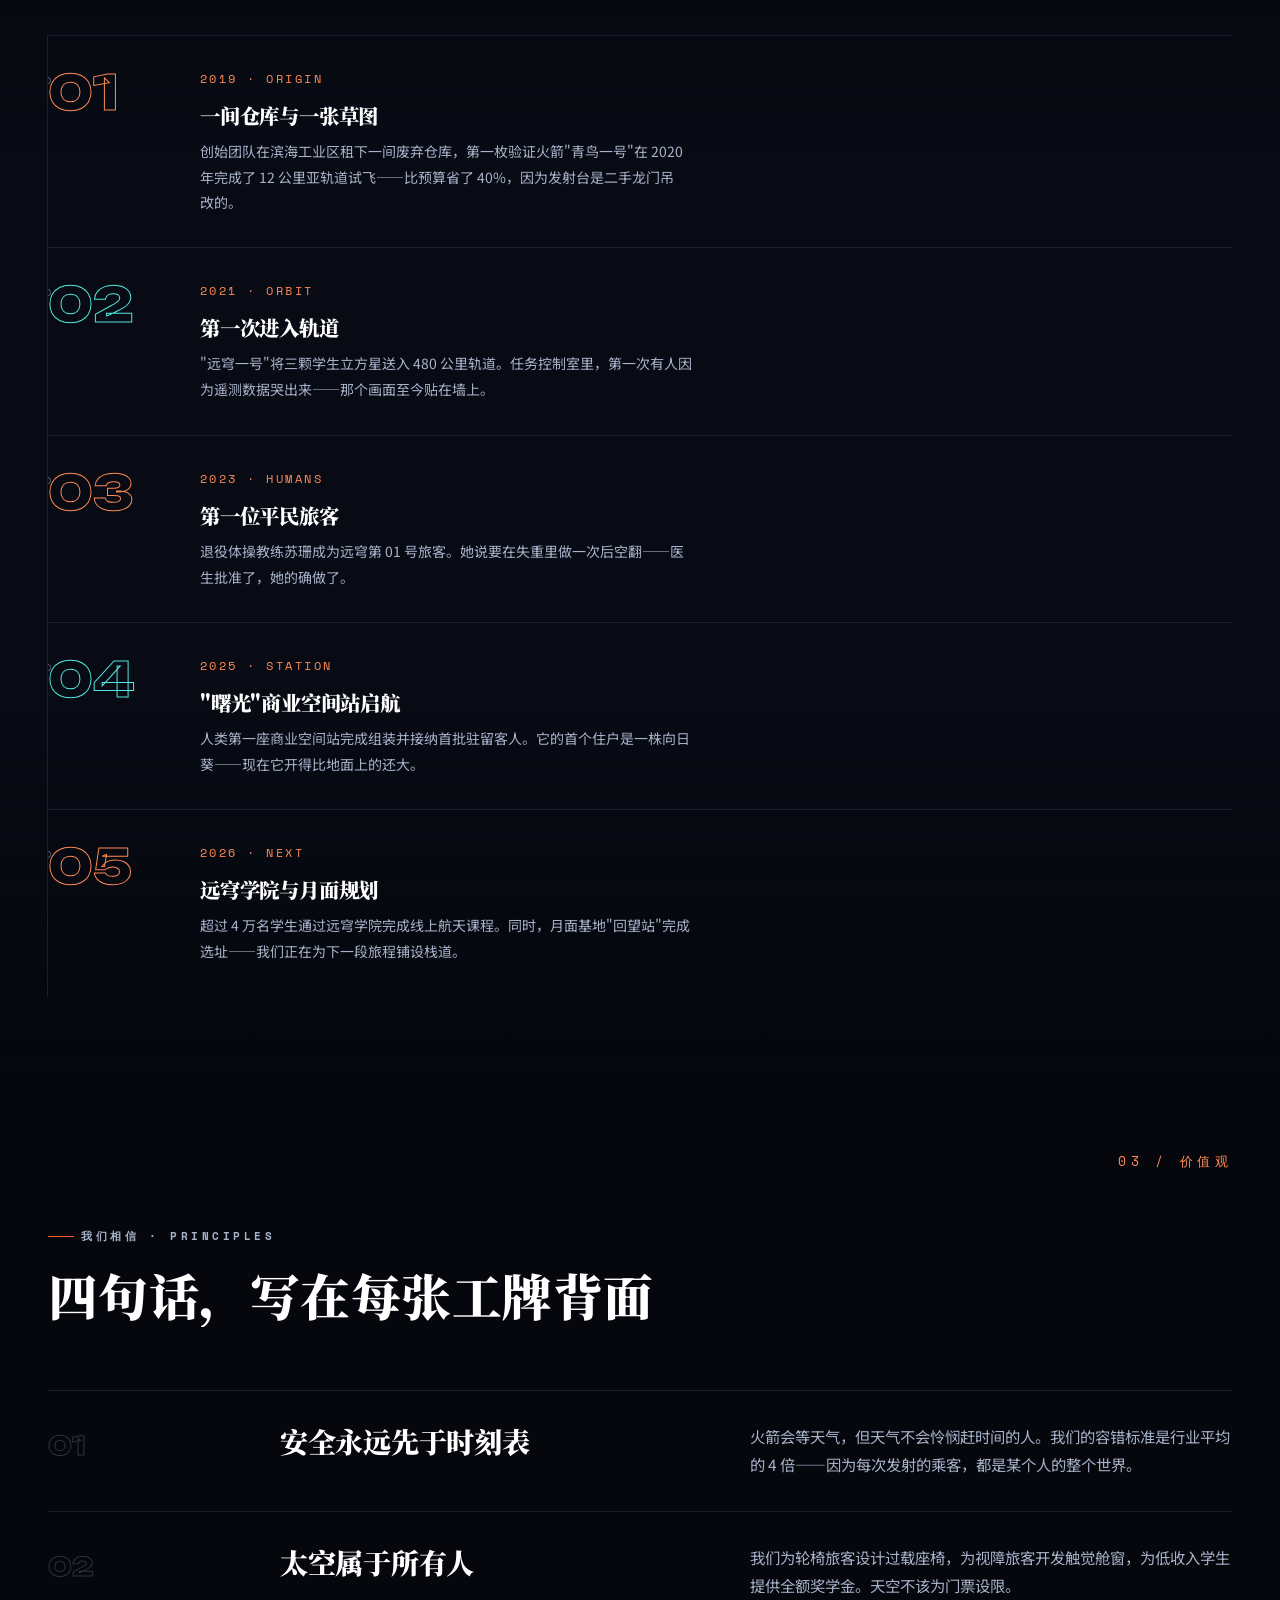
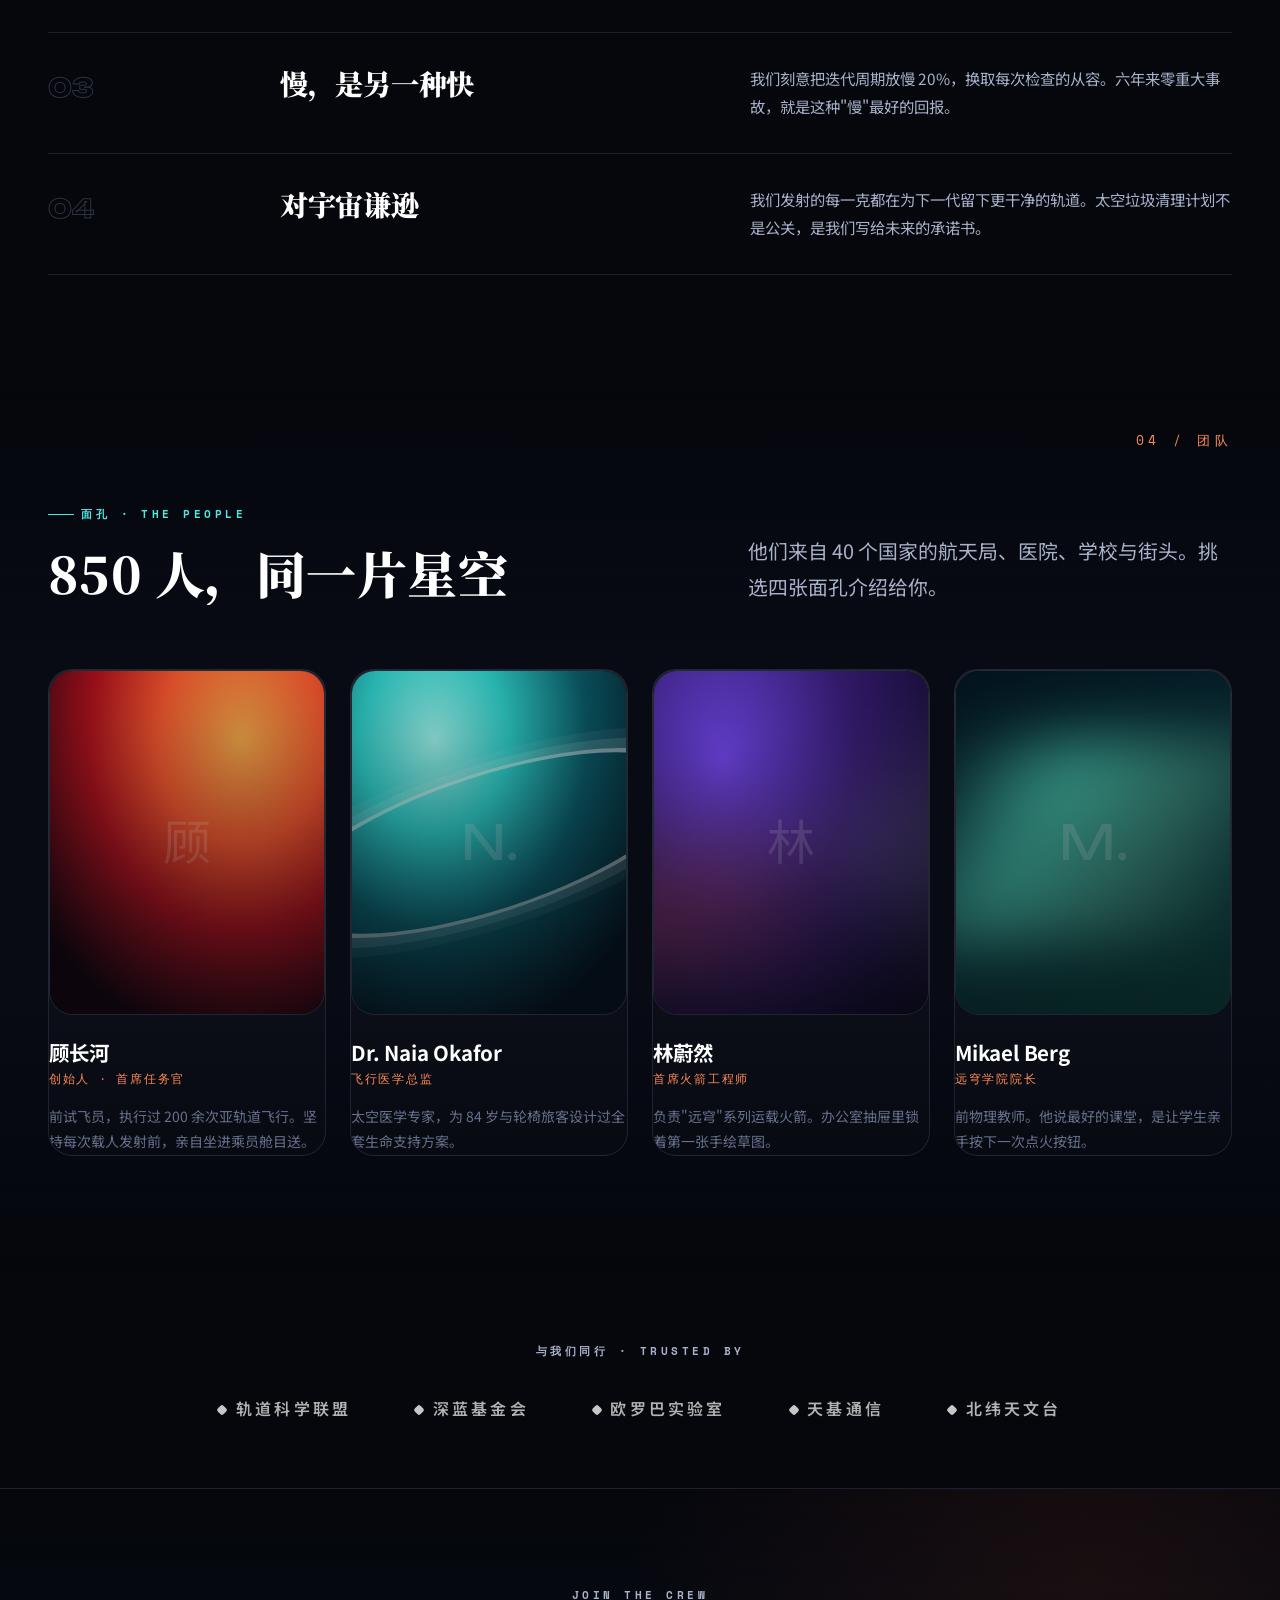
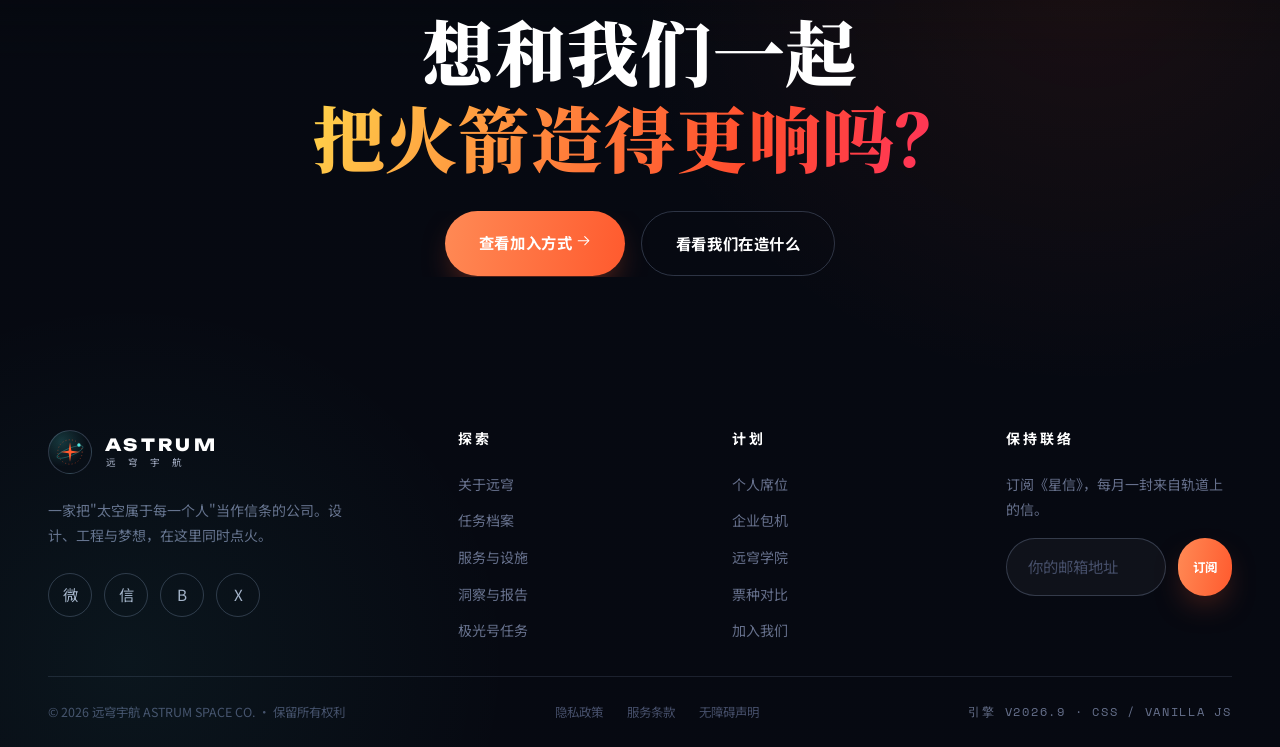
<file: about.html>
<!DOCTYPE html>
<html lang="zh-CN">
<head>
  <meta charset="UTF-8" />
  <meta name="viewport" content="width=device-width, initial-scale=1.0" />
  <title>关于远穹 · ASTRUM 远穹宇航</title>
  <meta name="description" content="远穹宇航成立于 2019 年。认识把太空体验带向普通人的团队：使命、历程、价值观与面孔。" />
  <meta name="theme-color" content="#05070d" />
  <link rel="icon" href="data:image/svg+xml,%3Csvg xmlns='http://www.w3.org/2000/svg' viewBox='0 0 64 64'%3E%3Crect width='64' height='64' rx='14' fill='%2305070d'/%3E%3Cpath d='M32 12 L34.6 29.4 L52 32 L34.6 34.6 L32 52 L29.4 34.6 L12 32 L29.4 29.4 Z' fill='%23ff5a2e'/%3E%3Ccircle cx='50' cy='18' r='4' fill='%2354e6e0'/%3E%3C/svg%3E" />
  <link rel="preconnect" href="https://fonts.googleapis.com" />
  <link rel="preconnect" href="https://fonts.gstatic.com" crossorigin />
  <link href="https://fonts.googleapis.com/css2?family=Unbounded:wght@400;600;700;800&family=Noto+Serif+SC:wght@600;700;900&family=Noto+Sans+SC:wght@300;400;500;600;700&family=Space+Mono:wght@400;700&display=swap" rel="stylesheet" />
  <meta name="view-transition" content="same-origin" />
  <link rel="stylesheet" href="assets/css/tokens.css" />
  <link rel="stylesheet" href="assets/css/components.css" />
  <link rel="stylesheet" href="assets/css/effects.css" />
  <link rel="stylesheet" href="assets/css/pages.css" />
  <link rel="stylesheet" href="assets/css/responsive.css" />
  <link rel="stylesheet" href="assets/css/cinematic.css" />
  <link rel="stylesheet" href="assets/css/motion.css" />
  <link rel="stylesheet" href="assets/css/graphics.css" />
</head>
<body>
  <a class="skip-link" href="#main">跳到主要内容</a>
  <div class="grain" aria-hidden="true"></div>
  <div class="vignette" aria-hidden="true"></div>
  <div class="cursor-dot" aria-hidden="true" style="opacity:0"></div>
  <div class="cursor-ring" aria-hidden="true" style="opacity:0"><span class="cursor-label"></span></div>

  <!-- 电影级光效层（无 WebGL 时自动降级为纯 CSS 氛围） -->
  <div class="cine-atmos" aria-hidden="true"><span class="cine-atmos__haze"></span></div>
  <div class="grain--cine" aria-hidden="true"></div>
  <div class="cine-scanlines" aria-hidden="true"></div>
  <div class="spotlight" aria-hidden="true"></div>
  <div class="cine-frame" aria-hidden="true">
    <span class="cine-bar cine-bar--top"></span>
    <span class="cine-bar cine-bar--bot"></span>
  </div>

  <div class="preloader" id="preloader" aria-hidden="true">
    <div class="preloader__inner">
      <div class="preloader__mark">
        <svg viewBox="0 0 64 64" width="72" height="72" fill="none" style="color:#ff5a2e">
          <circle cx="32" cy="32" r="27" stroke="currentColor" stroke-width="1.4" stroke-dasharray="2 5" opacity="0.6"/>
          <ellipse cx="32" cy="32" rx="31" ry="9" stroke="#54e6e0" stroke-width="1" opacity="0.5" transform="rotate(-22 32 32)"/>
          <path d="M32 10 L35 29.5 L54 32 L35 34.5 L32 54 L29 34.5 L10 32 L29 29.5 Z" fill="currentColor"/>
          <circle cx="52" cy="18" r="3.6" fill="#54e6e0"/>
        </svg>
      </div>
      <div class="preloader__name">ASTRUM</div>
      <div class="preloader__bar"><span></span></div>
      <div class="preloader__pct">000%</div>
      <div class="preloader__status">校准推进器</div>
    </div>
  </div>

  <header class="site-header" id="siteHeader">
    <div class="container-wide nav-inner">
      <a class="brand" href="index.html" aria-label="远穹宇航 首页">
        <span class="brand__mark"><svg viewBox="0 0 64 64" width="30" height="30" fill="none" style="color:#ff5a2e"><circle cx="32" cy="32" r="26" stroke="currentColor" stroke-width="1.4" stroke-dasharray="2 5" opacity="0.7"/><ellipse cx="32" cy="32" rx="30" ry="8" stroke="#54e6e0" stroke-width="1" opacity="0.55" transform="rotate(-22 32 32)"/><path d="M32 11 L34.9 29.1 L53 32 L34.9 34.9 L32 53 L29.1 34.9 L11 32 L29.1 29.1 Z" fill="currentColor"/><circle cx="51" cy="17" r="3.6" fill="#54e6e0"/></svg></span>
        <span class="brand__name"><span class="brand__name-en">ASTRUM</span><span class="brand__name-cn">远 穹 宇 航</span></span>
      </a>
      <nav class="nav-links" aria-label="主导航">
        <a class="nav-link" href="index.html">首页</a>
        <a class="nav-link active" href="about.html">关于</a>
        <a class="nav-link" href="services.html">服务</a>
        <a class="nav-link" href="work.html">任务</a>
        <a class="nav-link" href="blog.html">洞察</a>
        <a class="nav-link" href="pricing.html">票价</a>
        <a class="nav-link" href="contact.html">联系</a>
      </nav>
      <div class="nav-right">
        <a class="btn btn--primary btn--sm nav-cta-desktop" data-magnetic href="contact.html">立即启程 <span class="arrow">→</span></a>
        <button class="nav-toggle" aria-label="打开菜单" aria-expanded="false"><span class="bars"><span></span><span></span></span></button>
      </div>
    </div>
    <div class="scroll-progress" aria-hidden="true"></div>
  </header>

  <nav class="mobile-menu" id="mobileMenu" aria-label="移动端导航">
    <div class="mobile-menu__links">
      <a class="mobile-menu__link" style="--d:.02s" href="index.html"><span class="idx">01</span>首页</a>
      <a class="mobile-menu__link active" style="--d:.06s" href="about.html"><span class="idx">02</span>关于</a>
      <a class="mobile-menu__link" style="--d:.1s" href="services.html"><span class="idx">03</span>服务</a>
      <a class="mobile-menu__link" style="--d:.14s" href="work.html"><span class="idx">04</span>任务</a>
      <a class="mobile-menu__link" style="--d:.18s" href="blog.html"><span class="idx">05</span>洞察</a>
      <a class="mobile-menu__link" style="--d:.22s" href="pricing.html"><span class="idx">06</span>票价</a>
      <a class="mobile-menu__link" style="--d:.26s" href="contact.html"><span class="idx">07</span>联系</a>
    </div>
    <div class="mobile-menu__foot"><span>© <span class="js-year">2026</span> 远穹宇航 · 面向全人类开放</span><span>hello@astrum.space</span></div>
  </nav>

  <main id="main">
    <!-- 页头 -->
    <section class="page-hero">
      <div class="page-hero__bg aurora" data-gl-host data-gl-scroll aria-hidden="true">
        <canvas data-gl="dust" data-accent="ice" data-accent2="violet" data-count="640" data-spread="1.2"></canvas>
        <div class="cine-beams" data-beams="3" data-beam-seed="1007"></div>
        <div class="aurora__blob aurora__blob--1" style="opacity:.4"></div>
        <div class="aurora__blob aurora__blob--3" style="opacity:.35"></div>
      </div>
      <div class="container page-hero__inner hero-stagger">
        <nav class="crumbs" aria-label="面包屑">
          <a href="index.html">首页</a><span class="slash">/</span><span class="cur">关于</span>
        </nav>
        <div class="overline overline--dot">关于我们 · ABOUT ASTRUM</div>
        <h1 class="page-hero__title cn">
          <span class="mask-line" style="--d:.05s"><span>让深空，不再是</span></span>
          <span class="mask-line" style="--d:.16s"><span>少数人的远方。</span></span>
        </h1>
        <p class="lead" style="max-width:58ch">我们是一群工程师、医生、教育者与前飞行员。2019 年，我们在一个仓库里画下了第一张运载火箭草图——那上面写着一行小字：<em style="color:var(--ice);font-style:normal">"如果我能，那么任何人都能。"</em></p>
      </div>
    </section>

    <!-- 使命宣言 -->
    <section class="section section--flush-top" id="purpose">
      <div class="container">
        <span class="sec-num">01 / 使命</span>
        <p class="purpose" data-reveal="up">我们的使命不是把人送上太空——<br/>而是把太空<span class="hl">带回到每个人的生活里</span>。<br/>当孩子指着夜空说"我想去那里"时，<br/>我们要让他得到一句认真回答：<span class="strong-ember">"好，我们计划一下。"</span></p>
        <div class="stat-strip" style="margin-top:var(--sp-7)">
          <div class="stat-card" data-reveal="up">
            <div class="stat-card__num"><span data-count="850"></span><span class="suffix">+</span></div>
            <div class="stat-card__label">全球团队成员</div>
            <div class="stat-card__sub">横跨 6 座基地与 14 个时区</div>
          </div>
          <div class="stat-card" data-reveal="up" style="--d:.08s">
            <div class="stat-card__num"><span data-count="12000"></span><span class="suffix">+</span></div>
            <div class="stat-card__label">累计申请人次</div>
            <div class="stat-card__sub">来自 90+ 个国家与地区</div>
          </div>
          <div class="stat-card" data-reveal="up" style="--d:.16s">
            <div class="stat-card__num"><span data-count="3"></span><span class="suffix">%</span></div>
            <div class="stat-card__label">营收投入研发</div>
            <div class="stat-card__sub">其余 97% 也投入了研发</div>
          </div>
          <div class="stat-card" data-reveal="up" style="--d:.24s">
            <div class="stat-card__num"><span data-count="11"></span><span class="suffix">项</span></div>
            <div class="stat-card__label">面向学生的奖学金</div>
            <div class="stat-card__sub">让预算不成为梦想的边界</div>
          </div>
        </div>
      </div>
    </section>

    <!-- 历程 -->
    <section class="section section--tint" id="history">
      <div class="container">
        <span class="sec-num">02 / 历程</span>
        <div class="section-head section-head--row">
          <div class="section-head__inner">
            <div class="overline overline--ice" data-reveal="up">六年一程 · CHRONOLOGY</div>
            <h2 class="cn section-title" data-reveal="up">从仓库，到轨道</h2>
          </div>
        </div>

        <div class="process">
          <div class="process__item" data-reveal="right">
            <span class="process__no" aria-hidden="true"></span>
            <div class="process__content">
              <span class="process__time">2019 · ORIGIN</span>
              <h3>一间仓库与一张草图</h3>
              <p>创始团队在滨海工业区租下一间废弃仓库，第一枚验证火箭"青鸟一号"在 2020 年完成了 12 公里亚轨道试飞——比预算省了 40%，因为发射台是二手龙门吊改的。</p>
            </div>
          </div>
          <div class="process__item" data-reveal="right">
            <span class="process__no" aria-hidden="true"></span>
            <div class="process__content">
              <span class="process__time">2021 · ORBIT</span>
              <h3>第一次进入轨道</h3>
              <p>"远穹一号"将三颗学生立方星送入 480 公里轨道。任务控制室里，第一次有人因为遥测数据哭出来——那个画面至今贴在墙上。</p>
            </div>
          </div>
          <div class="process__item" data-reveal="right">
            <span class="process__no" aria-hidden="true"></span>
            <div class="process__content">
              <span class="process__time">2023 · HUMANS</span>
              <h3>第一位平民旅客</h3>
              <p>退役体操教练苏珊成为远穹第 01 号旅客。她说要在失重里做一次后空翻——医生批准了，她的确做了。</p>
            </div>
          </div>
          <div class="process__item" data-reveal="right">
            <span class="process__no" aria-hidden="true"></span>
            <div class="process__content">
              <span class="process__time">2025 · STATION</span>
              <h3>"曙光"商业空间站启航</h3>
              <p>人类第一座商业空间站完成组装并接纳首批驻留客人。它的首个住户是一株向日葵——现在它开得比地面上的还大。</p>
            </div>
          </div>
          <div class="process__item" data-reveal="right">
            <span class="process__no" aria-hidden="true"></span>
            <div class="process__content">
              <span class="process__time">2026 · NEXT</span>
              <h3>远穹学院与月面规划</h3>
              <p>超过 4 万名学生通过远穹学院完成线上航天课程。同时，月面基地"回望站"完成选址——我们正在为下一段旅程铺设栈道。</p>
            </div>
          </div>
        </div>
      </div>
    </section>

    <!-- 价值观 -->
    <section class="section" id="values">
      <div class="container">
        <span class="sec-num">03 / 价值观</span>
        <div class="section-head section-head--row">
          <div class="section-head__inner">
            <div class="overline" data-reveal="up">我们相信 · PRINCIPLES</div>
            <h2 class="cn section-title" data-reveal="up">四句话，写在每张工牌背面</h2>
          </div>
        </div>

        <div>
          <div class="value-row" data-reveal="up">
            <span class="n">01</span>
            <h3>安全永远先于时刻表</h3>
            <p>火箭会等天气，但天气不会怜悯赶时间的人。我们的容错标准是行业平均的 4 倍——因为每次发射的乘客，都是某个人的整个世界。</p>
          </div>
          <div class="value-row" data-reveal="up">
            <span class="n">02</span>
            <h3>太空属于所有人</h3>
            <p>我们为轮椅旅客设计过载座椅，为视障旅客开发触觉舱窗，为低收入学生提供全额奖学金。天空不该为门票设限。</p>
          </div>
          <div class="value-row" data-reveal="up">
            <span class="n">03</span>
            <h3>慢，是另一种快</h3>
            <p>我们刻意把迭代周期放慢 20%，换取每次检查的从容。六年来零重大事故，就是这种"慢"最好的回报。</p>
          </div>
          <div class="value-row" data-reveal="up">
            <span class="n">04</span>
            <h3>对宇宙谦逊</h3>
            <p>我们发射的每一克都在为下一代留下更干净的轨道。太空垃圾清理计划不是公关，是我们写给未来的承诺书。</p>
          </div>
        </div>
      </div>
    </section>

    <!-- 团队 -->
    <section class="section section--tint" id="team">
      <div class="container">
        <span class="sec-num">04 / 团队</span>
        <div class="section-head section-head--row">
          <div class="section-head__inner">
            <div class="overline overline--ice" data-reveal="up">面孔 · THE PEOPLE</div>
            <h2 class="cn section-title" data-reveal="up">850 人，同一片星空</h2>
          </div>
          <p class="lead" style="max-width:44ch" data-reveal="up">他们来自 40 个国家的航天局、医院、学校与街头。挑选四张面孔介绍给你。</p>
        </div>

        <div class="grid grid-cols-4">
          <article class="card member-card" data-reveal="up">
            <div class="member-card__avatar">
              <div class="poster poster--solar">
                <div class="poster__noise"></div>
                <div class="avatar-glyph">顾</div>
                <div class="poster-veil"></div>
              </div>
            </div>
            <h3>顾长河</h3>
            <div class="member-card__role">创始人 · 首席任务官</div>
            <p class="member-card__bio">前试飞员，执行过 200 余次亚轨道飞行。坚持每次载人发射前，亲自坐进乘员舱目送。</p>
          </article>
          <article class="card member-card" data-reveal="up" style="--d:.08s">
            <div class="member-card__avatar">
              <div class="poster poster--ice">
                <div class="poster__noise"></div>
                <div class="avatar-glyph">N.</div>
                <div class="poster-veil"></div>
              </div>
            </div>
            <h3>Dr. Naia Okafor</h3>
            <div class="member-card__role">飞行医学总监</div>
            <p class="member-card__bio">太空医学专家，为 84 岁与轮椅旅客设计过全套生命支持方案。</p>
          </article>
          <article class="card member-card" data-reveal="up" style="--d:.16s">
            <div class="member-card__avatar">
              <div class="poster poster--nebula">
                <div class="poster__noise"></div>
                <div class="avatar-glyph">林</div>
                <div class="poster-veil"></div>
              </div>
            </div>
            <h3>林蔚然</h3>
            <div class="member-card__role">首席火箭工程师</div>
            <p class="member-card__bio">负责"远穹"系列运载火箭。办公室抽屉里锁着第一张手绘草图。</p>
          </article>
          <article class="card member-card" data-reveal="up" style="--d:.24s">
            <div class="member-card__avatar">
              <div class="poster poster--aurora">
                <div class="poster__noise"></div>
                <div class="avatar-glyph">M.</div>
                <div class="poster-veil"></div>
              </div>
            </div>
            <h3>Mikael Berg</h3>
            <div class="member-card__role">远穹学院院长</div>
            <p class="member-card__bio">前物理教师。他说最好的课堂，是让学生亲手按下一次点火按钮。</p>
          </article>
        </div>
      </div>
    </section>

    <!-- 伙伴 -->
    <section class="section section--tight" id="partners">
      <div class="container text-center">
        <div class="overline overline--center" data-reveal="up">与我们同行 · TRUSTED BY</div>
        <div class="logo-row" style="margin-top:var(--sp-6)" data-reveal="up">
          <span class="logo-item"><span class="lg-dot"></span>轨道科学联盟</span>
          <span class="logo-item"><span class="lg-dot"></span>深蓝基金会</span>
          <span class="logo-item"><span class="lg-dot"></span>欧罗巴实验室</span>
          <span class="logo-item"><span class="lg-dot"></span>天基通信</span>
          <span class="logo-item"><span class="lg-dot"></span>北纬天文台</span>
        </div>
      </div>
    </section>
  </main>

  <footer class="site-footer">
    <div class="foot-cta">
      <div class="container">
        <div class="overline overline--center" data-reveal="up">JOIN THE CREW</div>
        <h2 class="foot-cta__title cn" data-reveal="up" style="--d:.06s">想和我们一起<br /><span class="grad-text-fire">把火箭造得更响吗？</span></h2>
        <div class="foot-cta__actions" data-reveal="up" style="--d:.12s">
          <a class="btn btn--primary btn--lg" data-magnetic href="contact.html">查看加入方式 <span class="arrow">→</span></a>
          <a class="btn btn--ghost btn--lg" data-magnetic href="work.html">看看我们在造什么</a>
        </div>
      </div>
    </div>

    <div class="container">
      <div class="foot-grid">
        <div class="foot-brand-col">
          <a class="brand" href="index.html" aria-label="远穹宇航首页">
            <span class="brand__mark"><svg viewBox="0 0 64 64" width="30" height="30" fill="none" style="color:#ff5a2e"><circle cx="32" cy="32" r="26" stroke="currentColor" stroke-width="1.4" stroke-dasharray="2 5" opacity="0.7"/><ellipse cx="32" cy="32" rx="30" ry="8" stroke="#54e6e0" stroke-width="1" opacity="0.55" transform="rotate(-22 32 32)"/><path d="M32 11 L34.9 29.1 L53 32 L34.9 34.9 L32 53 L29.1 34.9 L11 32 L29.1 29.1 Z" fill="currentColor"/><circle cx="51" cy="17" r="3.6" fill="#54e6e0"/></svg></span>
            <span class="brand__name"><span class="brand__name-en">ASTRUM</span><span class="brand__name-cn">远 穹 宇 航</span></span>
          </a>
          <p>一家把"太空属于每一个人"当作信条的公司。设计、工程与梦想，在这里同时点火。</p>
          <div class="foot-socials" aria-label="社交媒体">
            <a class="foot-social" href="#" aria-label="微博">微</a>
            <a class="foot-social" href="#" aria-label="微信公众号">信</a>
            <a class="foot-social" href="#" aria-label="哔哩哔哩">B</a>
            <a class="foot-social" href="#" aria-label="X 平台">X</a>
          </div>
        </div>
        <div class="foot-col">
          <h4>探索</h4>
          <div class="foot-links">
            <a href="about.html">关于远穹</a>
            <a href="work.html">任务档案</a>
            <a href="services.html">服务与设施</a>
            <a href="blog.html">洞察与报告</a>
            <a href="work.html#ast09">极光号任务</a>
          </div>
        </div>
        <div class="foot-col">
          <h4>计划</h4>
          <div class="foot-links">
            <a href="pricing.html">个人席位</a>
            <a href="pricing.html#annual">企业包机</a>
            <a href="services.html#edu">远穹学院</a>
            <a href="pricing.html#compare">票种对比</a>
            <a href="contact.html">加入我们</a>
          </div>
        </div>
        <div class="foot-col">
          <h4>保持联络</h4>
          <p style="color:var(--ink-3);font-size:var(--fs-sm);margin-bottom:1rem">订阅《星信》，每月一封来自轨道上的信。</p>
          <div class="newsletter" data-newsletter>
            <form data-validate data-form="newsletter" novalidate>
              <div class="field" style="display:contents">
                <label class="visually-hidden" for="nl-email">电子邮箱</label>
                <input id="nl-email" type="email" name="email" placeholder="你的邮箱地址" required />
              </div>
              <button class="btn btn--primary btn--sm" type="submit">订阅</button>
            </form>
            <p class="ok-msg">✓ 欢迎加入星信，下一封信将从轨道寄出。</p>
          </div>
        </div>
      </div>
      <div class="foot-bottom">
        <div>© <span class="js-year">2026</span> 远穹宇航 ASTRUM SPACE CO. · 保留所有权利</div>
        <nav aria-label="法律信息">
          <a href="#">隐私政策</a>
          <a href="#">服务条款</a>
          <a href="#">无障碍声明</a>
        </nav>
        <div class="mono-tag">引擎 v2026.9 · CSS / VANILLA JS</div>
      </div>
    </div>
  </footer>

  <button class="to-top" aria-label="返回顶部">↑</button>
  <div class="lightbox" id="lightbox" role="dialog" aria-modal="true" aria-label="任务影像预览">
    <div class="lb-stage">
      <div class="lb-media"></div>
      <div class="lb-cap"><strong>任务预览</strong><span class="mono-tag">ASTRUM ARCHIVE</span></div>
      <span class="lb-count"></span>
      <button class="lb-close" aria-label="关闭">✕</button>
      <button class="lb-nav lb-nav--prev" aria-label="上一个">←</button>
      <button class="lb-nav lb-nav--next" aria-label="下一个">→</button>
    </div>
  </div>

  <button class="audio-toggle" id="audioToggle" type="button" aria-pressed="false" aria-label="开启环境音">
    <span class="audio-toggle__bars" aria-hidden="true"><i></i><i></i><i></i><i></i></span>
    <span class="audio-toggle__txt">环境音 关</span>
  </button>

  <script src="assets/js/gl/gl-core.js"></script>
  <script src="assets/js/gl/gl-nebula.js"></script>
  <script src="assets/js/gl/gl-light.js"></script>
  <script src="assets/js/gl/gl-lens.js"></script>
  <script src="assets/js/motion.js"></script>
  <script src="assets/js/transitions.js"></script>
  <script src="assets/js/audio.js"></script>
  <script src="assets/js/cinematic.js"></script>
  <script src="assets/js/art.js"></script>
  <script src="assets/js/icons.js"></script>
  <script src="assets/js/pages.js"></script>
  <script src="assets/js/app.js"></script>
</body>
</html>
</file>
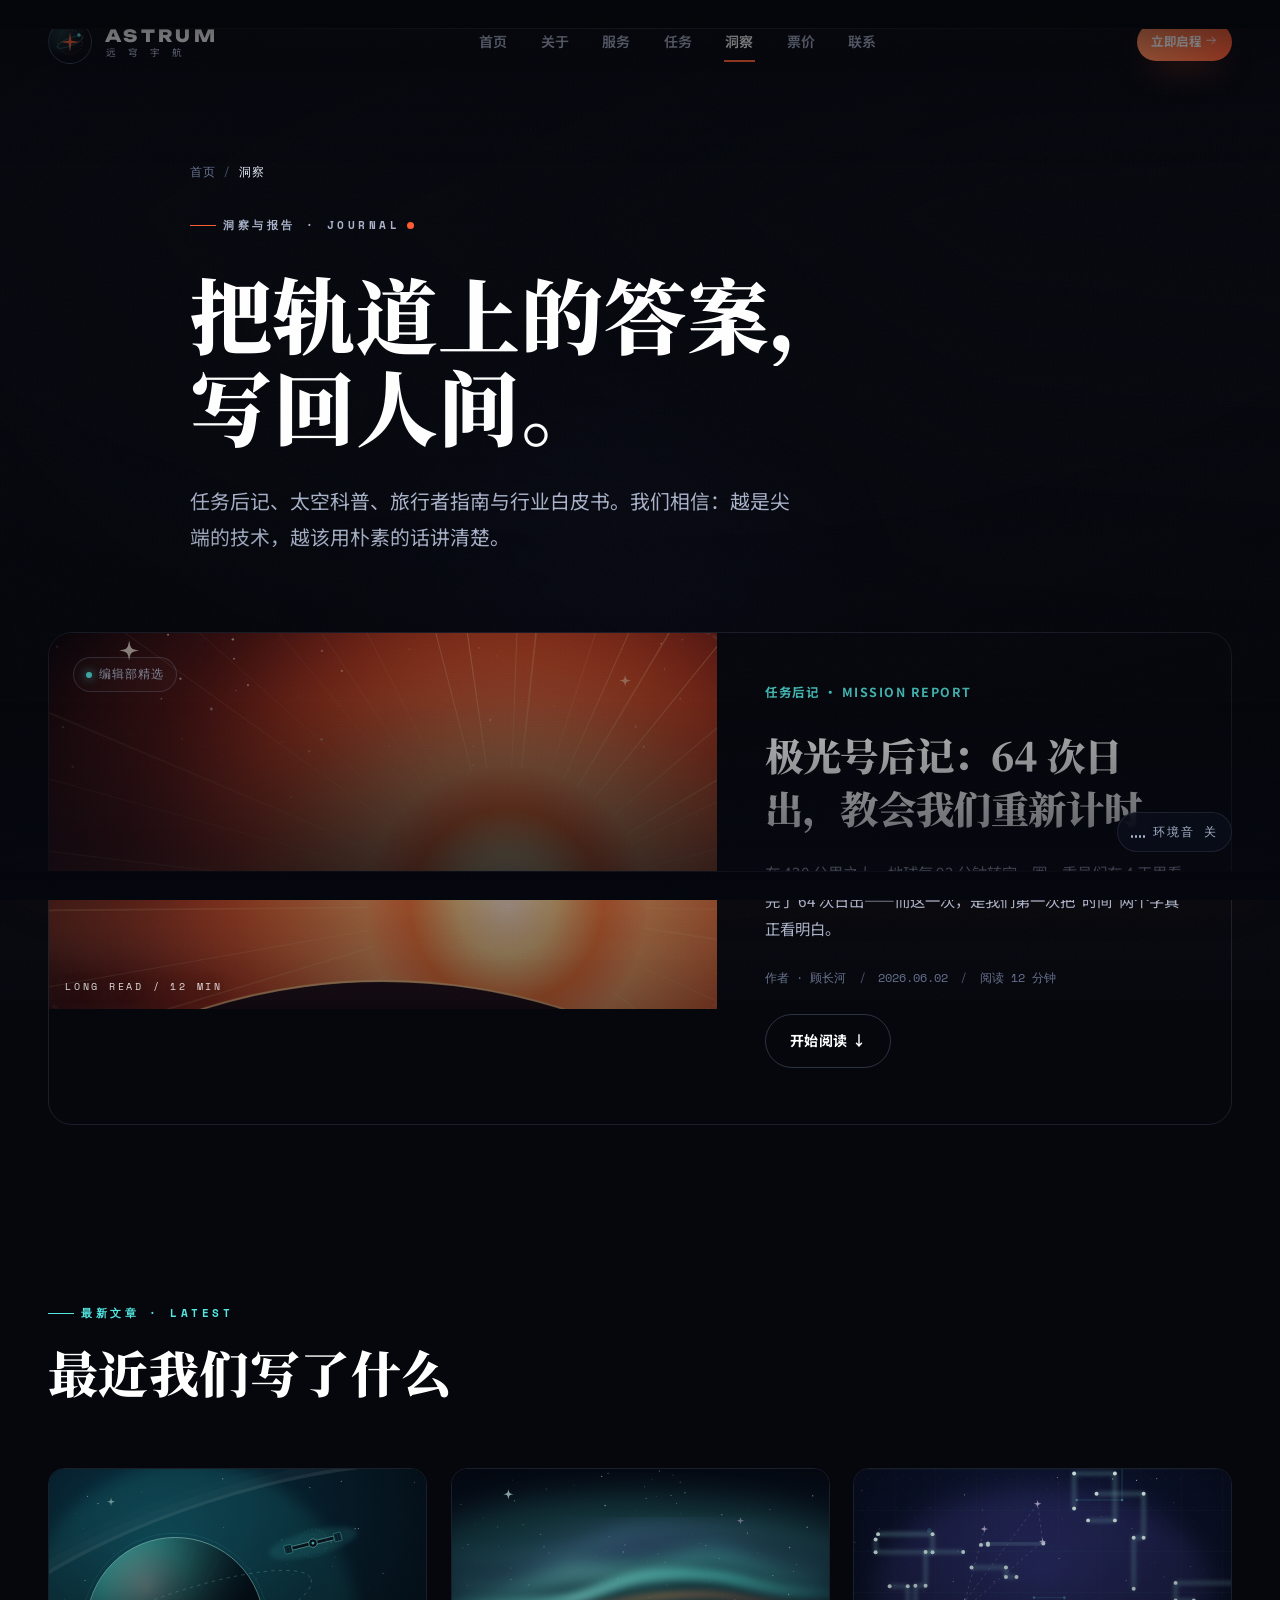
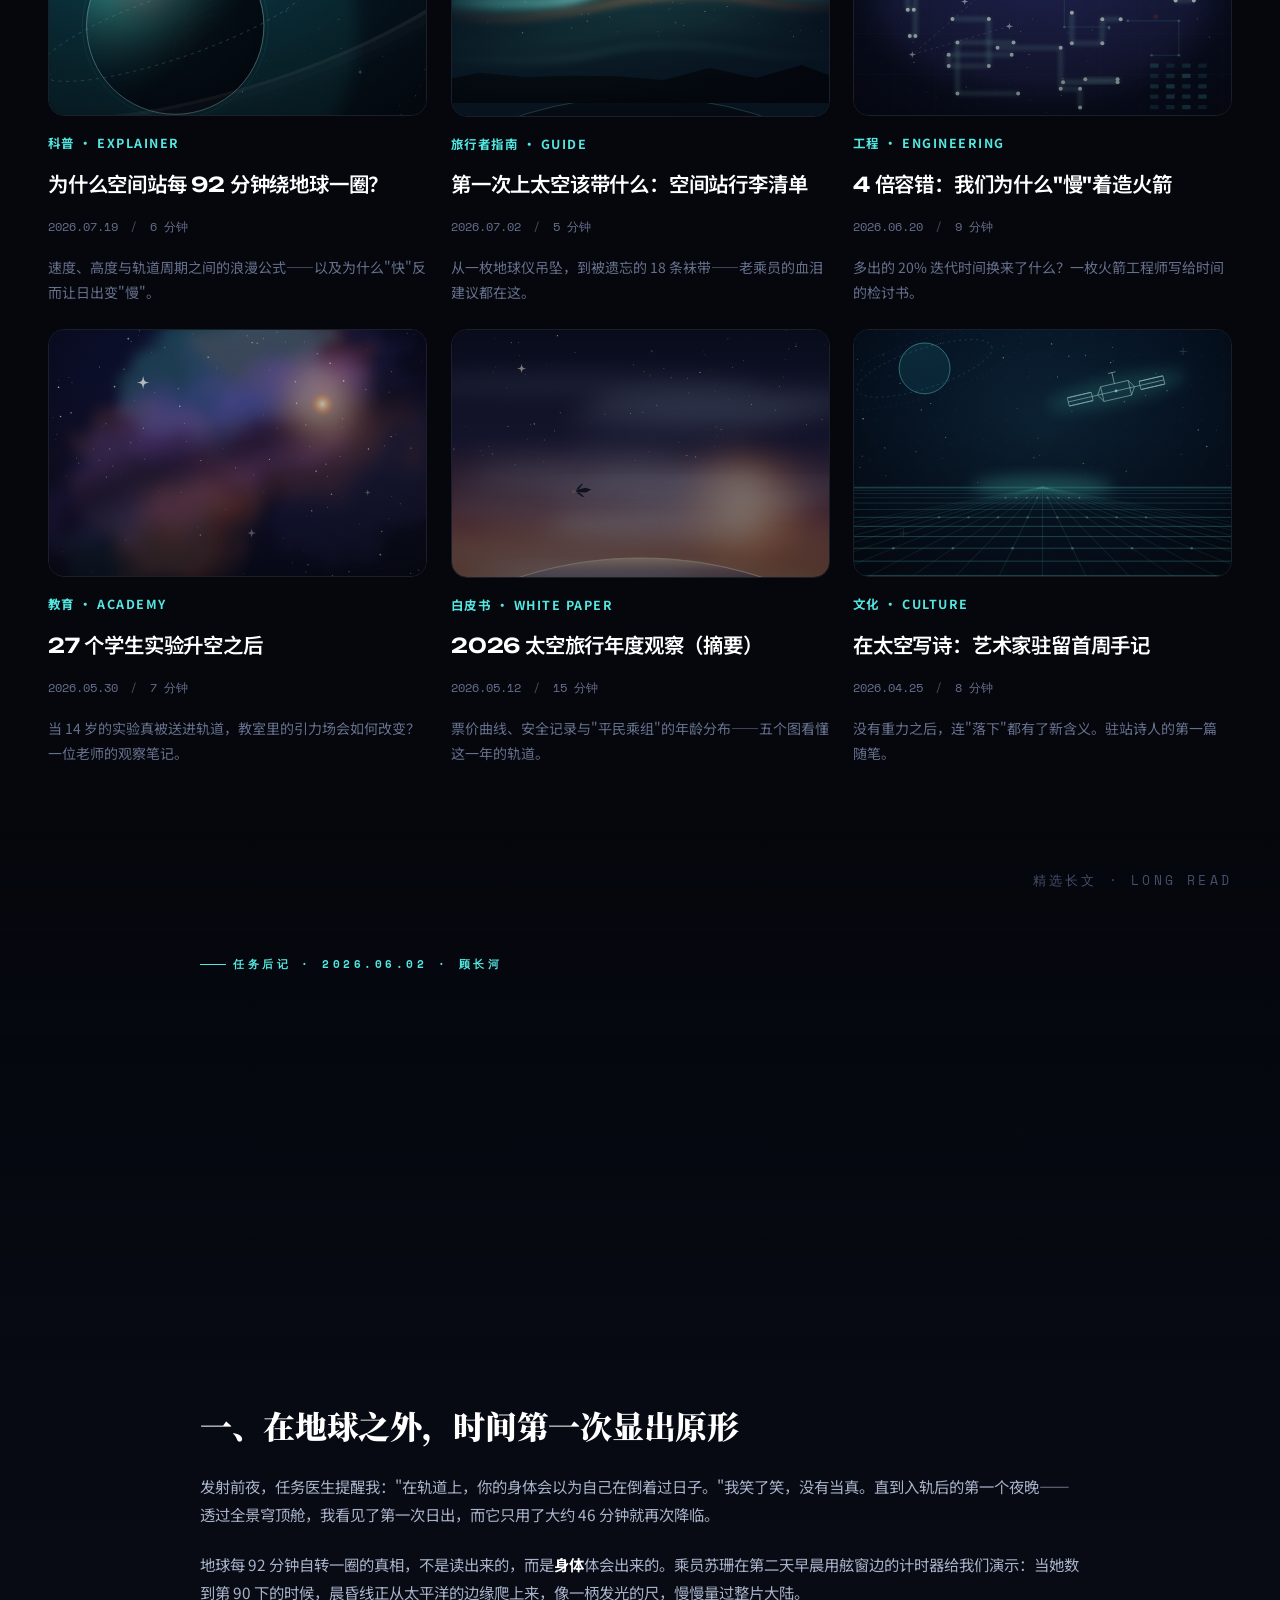
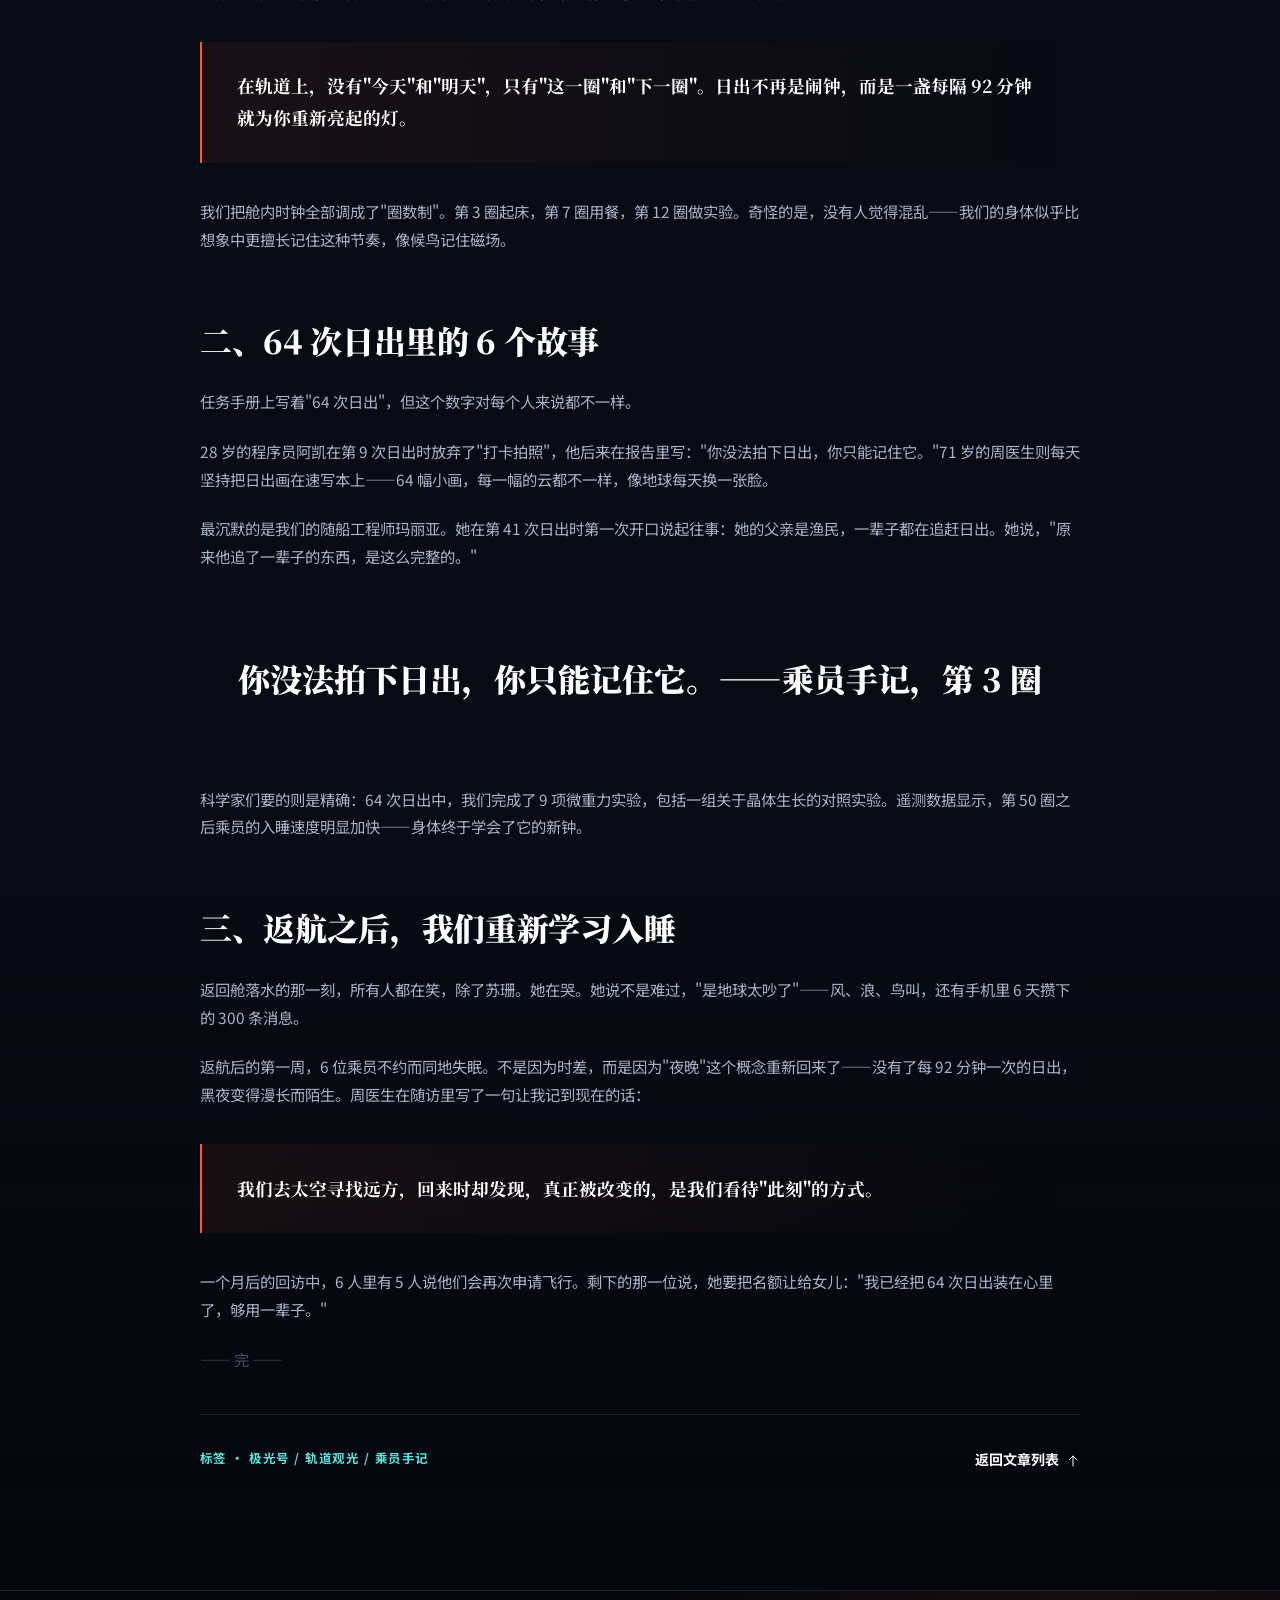
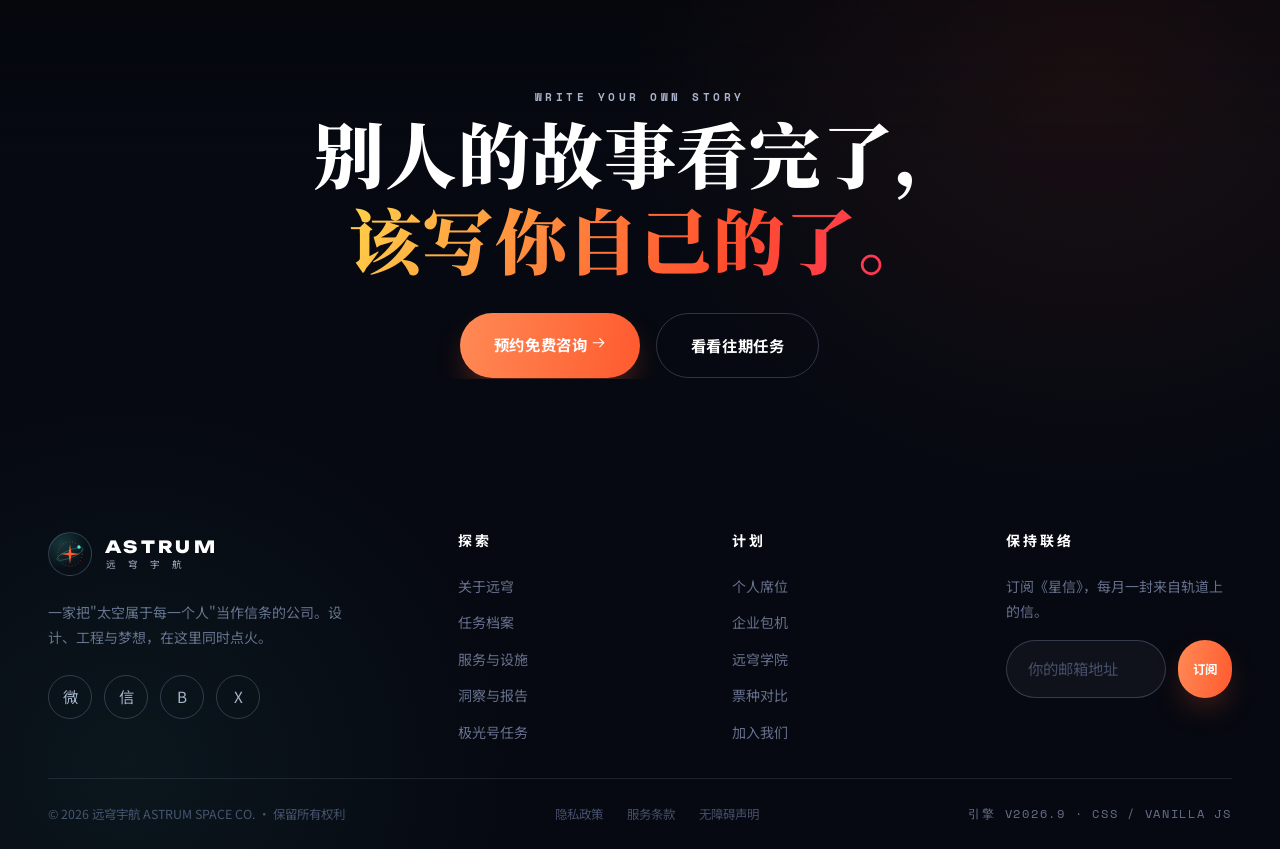
<file: blog.html>
<!DOCTYPE html>
<html lang="zh-CN">
<head>
  <meta charset="UTF-8" />
  <meta name="viewport" content="width=device-width, initial-scale=1.0" />
  <title>洞察与报告 · 远穹宇航 ASTRUM</title>
  <meta name="description" content="远穹洞察：任务后记、空间技术科普、太空旅行指南与行业报告。" />
  <meta name="theme-color" content="#05070d" />
  <link rel="icon" href="data:image/svg+xml,%3Csvg xmlns='http://www.w3.org/2000/svg' viewBox='0 0 64 64'%3E%3Crect width='64' height='64' rx='14' fill='%2305070d'/%3E%3Cpath d='M32 12 L34.6 29.4 L52 32 L34.6 34.6 L32 52 L29.4 34.6 L12 32 L29.4 29.4 Z' fill='%23ff5a2e'/%3E%3Ccircle cx='50' cy='18' r='4' fill='%2354e6e0'/%3E%3C/svg%3E" />
  <link rel="preconnect" href="https://fonts.googleapis.com" />
  <link rel="preconnect" href="https://fonts.gstatic.com" crossorigin />
  <link href="https://fonts.googleapis.com/css2?family=Unbounded:wght@400;600;700;800&family=Noto+Serif+SC:wght@600;700;900&family=Noto+Sans+SC:wght@300;400;500;600;700&family=Space+Mono:wght@400;700&display=swap" rel="stylesheet" />
  <meta name="view-transition" content="same-origin" />
  <link rel="stylesheet" href="assets/css/tokens.css" />
  <link rel="stylesheet" href="assets/css/components.css" />
  <link rel="stylesheet" href="assets/css/effects.css" />
  <link rel="stylesheet" href="assets/css/pages.css" />
  <link rel="stylesheet" href="assets/css/responsive.css" />
  <link rel="stylesheet" href="assets/css/cinematic.css" />
  <link rel="stylesheet" href="assets/css/motion.css" />
  <link rel="stylesheet" href="assets/css/graphics.css" />
</head>
<body>
  <a class="skip-link" href="#main">跳到主要内容</a>
  <div class="grain" aria-hidden="true"></div>
  <div class="vignette" aria-hidden="true"></div>
  <div class="cursor-dot" aria-hidden="true" style="opacity:0"></div>
  <div class="cursor-ring" aria-hidden="true" style="opacity:0"><span class="cursor-label"></span></div>

  <!-- 电影级光效层（无 WebGL 时自动降级为纯 CSS 氛围） -->
  <div class="cine-atmos" aria-hidden="true"><span class="cine-atmos__haze"></span></div>
  <div class="grain--cine" aria-hidden="true"></div>
  <div class="cine-scanlines" aria-hidden="true"></div>
  <div class="spotlight" aria-hidden="true"></div>
  <div class="cine-frame" aria-hidden="true">
    <span class="cine-bar cine-bar--top"></span>
    <span class="cine-bar cine-bar--bot"></span>
  </div>

  <div class="preloader" id="preloader" aria-hidden="true">
    <div class="preloader__inner">
      <div class="preloader__mark">
        <svg viewBox="0 0 64 64" width="72" height="72" fill="none" style="color:#ff5a2e">
          <circle cx="32" cy="32" r="27" stroke="currentColor" stroke-width="1.4" stroke-dasharray="2 5" opacity="0.6"/>
          <ellipse cx="32" cy="32" rx="31" ry="9" stroke="#54e6e0" stroke-width="1" opacity="0.5" transform="rotate(-22 32 32)"/>
          <path d="M32 10 L35 29.5 L54 32 L35 34.5 L32 54 L29 34.5 L10 32 L29 29.5 Z" fill="currentColor"/>
          <circle cx="52" cy="18" r="3.6" fill="#54e6e0"/>
        </svg>
      </div>
      <div class="preloader__name">ASTRUM</div>
      <div class="preloader__bar"><span></span></div>
      <div class="preloader__pct">000%</div>
      <div class="preloader__status">校准推进器</div>
    </div>
  </div>

  <header class="site-header" id="siteHeader">
    <div class="container-wide nav-inner">
      <a class="brand" href="index.html" aria-label="远穹宇航 首页">
        <span class="brand__mark"><svg viewBox="0 0 64 64" width="30" height="30" fill="none" style="color:#ff5a2e"><circle cx="32" cy="32" r="26" stroke="currentColor" stroke-width="1.4" stroke-dasharray="2 5" opacity="0.7"/><ellipse cx="32" cy="32" rx="30" ry="8" stroke="#54e6e0" stroke-width="1" opacity="0.55" transform="rotate(-22 32 32)"/><path d="M32 11 L34.9 29.1 L53 32 L34.9 34.9 L32 53 L29.1 34.9 L11 32 L29.1 29.1 Z" fill="currentColor"/><circle cx="51" cy="17" r="3.6" fill="#54e6e0"/></svg></span>
        <span class="brand__name"><span class="brand__name-en">ASTRUM</span><span class="brand__name-cn">远 穹 宇 航</span></span>
      </a>
      <nav class="nav-links" aria-label="主导航">
        <a class="nav-link" href="index.html">首页</a>
        <a class="nav-link" href="about.html">关于</a>
        <a class="nav-link" href="services.html">服务</a>
        <a class="nav-link" href="work.html">任务</a>
        <a class="nav-link active" href="blog.html">洞察</a>
        <a class="nav-link" href="pricing.html">票价</a>
        <a class="nav-link" href="contact.html">联系</a>
      </nav>
      <div class="nav-right">
        <a class="btn btn--primary btn--sm nav-cta-desktop" data-magnetic href="contact.html">立即启程 <span class="arrow">→</span></a>
        <button class="nav-toggle" aria-label="打开菜单" aria-expanded="false"><span class="bars"><span></span><span></span></span></button>
      </div>
    </div>
    <div class="scroll-progress" aria-hidden="true"></div>
  </header>

  <nav class="mobile-menu" id="mobileMenu" aria-label="移动端导航">
    <div class="mobile-menu__links">
      <a class="mobile-menu__link" style="--d:.02s" href="index.html"><span class="idx">01</span>首页</a>
      <a class="mobile-menu__link" style="--d:.06s" href="about.html"><span class="idx">02</span>关于</a>
      <a class="mobile-menu__link" style="--d:.1s" href="services.html"><span class="idx">03</span>服务</a>
      <a class="mobile-menu__link" style="--d:.14s" href="work.html"><span class="idx">04</span>任务</a>
      <a class="mobile-menu__link active" style="--d:.18s" href="blog.html"><span class="idx">05</span>洞察</a>
      <a class="mobile-menu__link" style="--d:.22s" href="pricing.html"><span class="idx">06</span>票价</a>
      <a class="mobile-menu__link" style="--d:.26s" href="contact.html"><span class="idx">07</span>联系</a>
    </div>
    <div class="mobile-menu__foot"><span>© <span class="js-year">2026</span> 远穹宇航 · 面向全人类开放</span><span>hello@astrum.space</span></div>
  </nav>

  <main id="main">
    <!-- 页头 -->
    <section class="page-hero">
      <div class="page-hero__bg aurora" data-gl-host data-gl-scroll aria-hidden="true">
        <canvas data-gl="dust" data-accent="violet" data-accent2="ice" data-count="600" data-spread="1.15"></canvas>
        <div class="cine-beams" data-beams="2" data-beam-seed="4077"></div>
        <div class="aurora__blob aurora__blob--3" style="opacity:.4"></div>
      </div>
      <div class="container page-hero__inner hero-stagger">
        <nav class="crumbs" aria-label="面包屑">
          <a href="index.html">首页</a><span class="slash">/</span><span class="cur">洞察</span>
        </nav>
        <div class="overline overline--dot">洞察与报告 · JOURNAL</div>
        <h1 class="page-hero__title cn">
          <span class="mask-line" style="--d:.05s"><span>把轨道上的答案，</span></span>
          <span class="mask-line" style="--d:.16s"><span>写回人间。</span></span>
        </h1>
        <p class="lead" style="max-width:56ch">任务后记、太空科普、旅行者指南与行业白皮书。我们相信：越是尖端的技术，越该用朴素的话讲清楚。</p>
      </div>
    </section>

    <!-- 精选文章 -->
    <section class="section section--flush-top" id="featured">
      <div class="container">
        <div class="blog-featured" data-reveal="up">
          <div class="blog-featured__media fade-media">
            <div class="poster poster--solar">
              <div class="poster__noise"></div>
              <div class="poster__glyph">✒</div>
              <span class="poster__code">LONG READ / 12 MIN</span>
              <div class="poster-veil"></div>
            </div>
            <span class="chip mission-card__tag" style="top:var(--sp-5);left:var(--sp-5)"><span class="dot"></span>编辑部精选</span>
          </div>
          <div class="blog-featured__body">
            <div class="post-card__cat">任务后记 · MISSION REPORT</div>
            <h2><a class="hover-underline" href="#reading">极光号后记：64 次日出，教会我们重新计时</a></h2>
            <p class="lead" style="font-size:var(--fs-body);color:var(--ink-2)">在 420 公里之上，地球每 92 分钟转完一圈。乘员们在 4 天里看完了 64 次日出——而这一次，是我们第一次把"时间"两个字真正看明白。</p>
            <div class="post-card__meta">
              <span>作者 · 顾长河</span><span class="sep">/</span><span>2026.06.02</span><span class="sep">/</span><span>阅读 12 分钟</span>
            </div>
            <div>
              <a class="btn btn--ghost" data-magnetic href="#reading">开始阅读 <span class="arrow">↓</span></a>
            </div>
          </div>
        </div>
      </div>
    </section>

    <!-- 文章列表 -->
    <section class="section section--tight" id="latest">
      <div class="container">
        <div class="section-head section-head--row">
          <div class="section-head__inner">
            <div class="overline overline--ice" data-reveal="up">最新文章 · LATEST</div>
            <h2 class="cn section-title" data-reveal="up">最近我们写了什么</h2>
          </div>
        </div>

        <div class="grid grid-cols-3">
          <article class="post-card" data-reveal="up">
            <div class="post-card__media fade-media">
              <div class="poster poster--ice"><div class="poster__noise"></div><div class="poster__glyph">❄</div><div class="poster-veil"></div></div>
            </div>
            <div class="post-card__cat">科普 · EXPLAINER</div>
            <h3 class="post-card__title"><a href="#" data-toast-msg="示例文章：为什么空间站每 92 分钟绕地球一圈？完整内容建设中">为什么空间站每 92 分钟绕地球一圈？</a></h3>
            <div class="post-card__meta"><span>2026.07.19</span><span class="sep">/</span><span>6 分钟</span></div>
            <p class="post-card__excerpt">速度、高度与轨道周期之间的浪漫公式——以及为什么"快"反而让日出变"慢"。</p>
          </article>

          <article class="post-card" data-reveal="up" style="--d:.08s">
            <div class="post-card__media fade-media">
              <div class="poster poster--aurora"><div class="poster__noise"></div><div class="poster__glyph">☾</div><div class="poster-veil"></div></div>
            </div>
            <div class="post-card__cat">旅行者指南 · GUIDE</div>
            <h3 class="post-card__title"><a href="#" data-toast-msg="示例文章：第一次上太空该带什么？空间站行李清单。完整内容建设中">第一次上太空该带什么：空间站行李清单</a></h3>
            <div class="post-card__meta"><span>2026.07.02</span><span class="sep">/</span><span>5 分钟</span></div>
            <p class="post-card__excerpt">从一枚地球仪吊坠，到被遗忘的 18 条袜带——老乘员的血泪建议都在这。</p>
          </article>

          <article class="post-card" data-reveal="up" style="--d:.16s">
            <div class="post-card__media fade-media">
              <div class="poster poster--circuit"><div class="poster__noise"></div><div class="poster__glyph">⌁</div><div class="poster-veil"></div></div>
            </div>
            <div class="post-card__cat">工程 · ENGINEERING</div>
            <h3 class="post-card__title"><a href="#" data-toast-msg="示例文章：我们如何把发射容错做到行业 4 倍。完整内容建设中">4 倍容错：我们为什么"慢"着造火箭</a></h3>
            <div class="post-card__meta"><span>2026.06.20</span><span class="sep">/</span><span>9 分钟</span></div>
            <p class="post-card__excerpt">多出的 20% 迭代时间换来了什么？一枚火箭工程师写给时间的检讨书。</p>
          </article>

          <article class="post-card" data-reveal="up">
            <div class="post-card__media fade-media">
              <div class="poster poster--nebula"><div class="poster__noise"></div><div class="poster__glyph">✧</div><div class="poster-veil"></div></div>
            </div>
            <div class="post-card__cat">教育 · ACADEMY</div>
            <h3 class="post-card__title"><a href="#" data-toast-msg="示例文章：27 个学生实验升空后，孩子们变了。完整内容建设中">27 个学生实验升空之后</a></h3>
            <div class="post-card__meta"><span>2026.05.30</span><span class="sep">/</span><span>7 分钟</span></div>
            <p class="post-card__excerpt">当 14 岁的实验真被送进轨道，教室里的引力场会如何改变？一位老师的观察笔记。</p>
          </article>

          <article class="post-card" data-reveal="up" style="--d:.08s">
            <div class="post-card__media fade-media">
              <div class="poster poster--mist"><div class="poster__noise"></div><div class="poster__glyph">☁</div><div class="poster-veil"></div></div>
            </div>
            <div class="post-card__cat">白皮书 · WHITE PAPER</div>
            <h3 class="post-card__title"><a href="#" data-toast-msg="示例文章：2026 太空旅行行业年度观察。完整内容建设中">2026 太空旅行年度观察（摘要）</a></h3>
            <div class="post-card__meta"><span>2026.05.12</span><span class="sep">/</span><span>15 分钟</span></div>
            <p class="post-card__excerpt">票价曲线、安全记录与"平民乘组"的年龄分布——五个图看懂这一年的轨道。</p>
          </article>

          <article class="post-card" data-reveal="up" style="--d:.16s">
            <div class="post-card__media fade-media">
              <div class="poster poster--grid"><div class="poster__noise"></div><div class="poster__glyph">◈</div><div class="poster-veil"></div></div>
            </div>
            <div class="post-card__cat">文化 · CULTURE</div>
            <h3 class="post-card__title"><a href="#" data-toast-msg="示例文章：在太空写一首诗是什么感觉？完整内容建设中">在太空写诗：艺术家驻留首周手记</a></h3>
            <div class="post-card__meta"><span>2026.04.25</span><span class="sep">/</span><span>8 分钟</span></div>
            <p class="post-card__excerpt">没有重力之后，连"落下"都有了新含义。驻站诗人的第一篇随笔。</p>
          </article>
        </div>
      </div>
    </section>

    <!-- 长文阅读区 -->
    <section class="section section--tint" id="reading">
      <div class="container" style="max-width:880px">
        <span class="sec-num">精选长文 · LONG READ</span>
        <div class="overline overline--ice" data-reveal="up">任务后记 · 2026.06.02 · 顾长河</div>
        <h2 class="cn" style="font-family:var(--font-serif);font-weight:900;font-size:clamp(1.7rem,3.4vw,2.7rem);line-height:1.4;margin-top:1.2rem" data-reveal="up">极光号后记：64 次日出，教会我们重新计时</h2>
        <p class="lead" style="margin-top:1.2rem" data-reveal="up">乘员 6 人 · 轨道高度 420 km · 任务时长 92 小时 14 分</p>

        <nav class="post-toc" aria-label="文章目录" style="margin-block:2.5rem" data-reveal="up">
          <a href="#s1"><span>一、在地球之外，时间第一次显出原形</span><span class="t">§01</span></a>
          <a href="#s2"><span>二、64 次日出里的 6 个故事</span><span class="t">§02</span></a>
          <a href="#s3"><span>三、返航之后，我们重新学习入睡</span><span class="t">§03</span></a>
        </nav>

        <article class="prose" data-reveal="up">
          <h2 id="s1">一、在地球之外，时间第一次显出原形</h2>
          <p>发射前夜，任务医生提醒我："在轨道上，你的身体会以为自己在倒着过日子。"我笑了笑，没有当真。直到入轨后的第一个夜晚——透过全景穹顶舱，我看见了第一次日出，而它只用了大约 46 分钟就再次降临。</p>
          <p>地球每 92 分钟自转一圈的真相，不是读出来的，而是<strong>身体</strong>体会出来的。乘员苏珊在第二天早晨用舷窗边的计时器给我们演示：当她数到第 90 下的时候，晨昏线正从太平洋的边缘爬上来，像一柄发光的尺，慢慢量过整片大陆。</p>
          <blockquote>在轨道上，没有"今天"和"明天"，只有"这一圈"和"下一圈"。日出不再是闹钟，而是一盏每隔 92 分钟就为你重新亮起的灯。</blockquote>
          <p>我们把舱内时钟全部调成了"圈数制"。第 3 圈起床，第 7 圈用餐，第 12 圈做实验。奇怪的是，没有人觉得混乱——我们的身体似乎比想象中更擅长记住这种节奏，像候鸟记住磁场。</p>

          <h2 id="s2">二、64 次日出里的 6 个故事</h2>
          <p>任务手册上写着"64 次日出"，但这个数字对每个人来说都不一样。</p>
          <p>28 岁的程序员阿凯在第 9 次日出时放弃了"打卡拍照"，他后来在报告里写："你没法拍下日出，你只能记住它。"71 岁的周医生则每天坚持把日出画在速写本上——64 幅小画，每一幅的云都不一样，像地球每天换一张脸。</p>
          <p>最沉默的是我们的随船工程师玛丽亚。她在第 41 次日出时第一次开口说起往事：她的父亲是渔民，一辈子都在追赶日出。她说，"原来他追了一辈子的东西，是这么完整的。"</p>
          <p class="pull-quote">你没法拍下日出，你只能记住它。——乘员手记，第 3 圈</p>
          <p>科学家们要的则是精确：64 次日出中，我们完成了 9 项微重力实验，包括一组关于晶体生长的对照实验。遥测数据显示，第 50 圈之后乘员的入睡速度明显加快——身体终于学会了它的新钟。</p>

          <h2 id="s3">三、返航之后，我们重新学习入睡</h2>
          <p>返回舱落水的那一刻，所有人都在笑，除了苏珊。她在哭。她说不是难过，"是地球太吵了"——风、浪、鸟叫，还有手机里 6 天攒下的 300 条消息。</p>
          <p>返航后的第一周，6 位乘员不约而同地失眠。不是因为时差，而是因为"夜晚"这个概念重新回来了——没有了每 92 分钟一次的日出，黑夜变得漫长而陌生。周医生在随访里写了一句让我记到现在的话：</p>
          <blockquote>我们去太空寻找远方，回来时却发现，真正被改变的，是我们看待"此刻"的方式。</blockquote>
          <p>一个月后的回访中，6 人里有 5 人说他们会再次申请飞行。剩下的那一位说，她要把名额让给女儿："我已经把 64 次日出装在心里了，够用一辈子。"</p>
          <p style="color:var(--ink-4)">—— 完 ——</p>
        </article>

        <div style="display:flex;justify-content:space-between;flex-wrap:wrap;gap:1rem;margin-top:2.5rem;padding-top:2rem;border-top:1px solid var(--line-1)" data-reveal="up">
          <div class="post-card__cat">标签 · 极光号 / 轨道观光 / 乘员手记</div>
          <a class="link-arrow" href="#featured"><span class="txt">返回文章列表</span><span class="ico">↑</span></a>
        </div>
      </div>
    </section>
  </main>

  <footer class="site-footer">
    <div class="foot-cta">
      <div class="container">
        <div class="overline overline--center" data-reveal="up">WRITE YOUR OWN STORY</div>
        <h2 class="foot-cta__title cn" data-reveal="up" style="--d:.06s">别人的故事看完了，<br /><span class="grad-text-fire">该写你自己的了。</span></h2>
        <div class="foot-cta__actions" data-reveal="up" style="--d:.12s">
          <a class="btn btn--primary btn--lg" data-magnetic href="contact.html">预约免费咨询 <span class="arrow">→</span></a>
          <a class="btn btn--ghost btn--lg" data-magnetic href="work.html">看看往期任务</a>
        </div>
      </div>
    </div>

    <div class="container">
      <div class="foot-grid">
        <div class="foot-brand-col">
          <a class="brand" href="index.html" aria-label="远穹宇航首页">
            <span class="brand__mark"><svg viewBox="0 0 64 64" width="30" height="30" fill="none" style="color:#ff5a2e"><circle cx="32" cy="32" r="26" stroke="currentColor" stroke-width="1.4" stroke-dasharray="2 5" opacity="0.7"/><ellipse cx="32" cy="32" rx="30" ry="8" stroke="#54e6e0" stroke-width="1" opacity="0.55" transform="rotate(-22 32 32)"/><path d="M32 11 L34.9 29.1 L53 32 L34.9 34.9 L32 53 L29.1 34.9 L11 32 L29.1 29.1 Z" fill="currentColor"/><circle cx="51" cy="17" r="3.6" fill="#54e6e0"/></svg></span>
            <span class="brand__name"><span class="brand__name-en">ASTRUM</span><span class="brand__name-cn">远 穹 宇 航</span></span>
          </a>
          <p>一家把"太空属于每一个人"当作信条的公司。设计、工程与梦想，在这里同时点火。</p>
          <div class="foot-socials" aria-label="社交媒体">
            <a class="foot-social" href="#" aria-label="微博">微</a>
            <a class="foot-social" href="#" aria-label="微信公众号">信</a>
            <a class="foot-social" href="#" aria-label="哔哩哔哩">B</a>
            <a class="foot-social" href="#" aria-label="X 平台">X</a>
          </div>
        </div>
        <div class="foot-col">
          <h4>探索</h4>
          <div class="foot-links">
            <a href="about.html">关于远穹</a>
            <a href="work.html">任务档案</a>
            <a href="services.html">服务与设施</a>
            <a href="blog.html">洞察与报告</a>
            <a href="work.html#ast09">极光号任务</a>
          </div>
        </div>
        <div class="foot-col">
          <h4>计划</h4>
          <div class="foot-links">
            <a href="pricing.html">个人席位</a>
            <a href="pricing.html#annual">企业包机</a>
            <a href="services.html#edu">远穹学院</a>
            <a href="pricing.html#compare">票种对比</a>
            <a href="contact.html">加入我们</a>
          </div>
        </div>
        <div class="foot-col">
          <h4>保持联络</h4>
          <p style="color:var(--ink-3);font-size:var(--fs-sm);margin-bottom:1rem">订阅《星信》，每月一封来自轨道上的信。</p>
          <div class="newsletter" data-newsletter>
            <form data-validate data-form="newsletter" novalidate>
              <div class="field" style="display:contents">
                <label class="visually-hidden" for="nl-email">电子邮箱</label>
                <input id="nl-email" type="email" name="email" placeholder="你的邮箱地址" required />
              </div>
              <button class="btn btn--primary btn--sm" type="submit">订阅</button>
            </form>
            <p class="ok-msg">✓ 欢迎加入星信，下一封信将从轨道寄出。</p>
          </div>
        </div>
      </div>
      <div class="foot-bottom">
        <div>© <span class="js-year">2026</span> 远穹宇航 ASTRUM SPACE CO. · 保留所有权利</div>
        <nav aria-label="法律信息">
          <a href="#">隐私政策</a>
          <a href="#">服务条款</a>
          <a href="#">无障碍声明</a>
        </nav>
        <div class="mono-tag">引擎 v2026.9 · CSS / VANILLA JS</div>
      </div>
    </div>
  </footer>

  <button class="to-top" aria-label="返回顶部">↑</button>
  <div class="lightbox" id="lightbox" role="dialog" aria-modal="true" aria-label="任务影像预览">
    <div class="lb-stage">
      <div class="lb-media"></div>
      <div class="lb-cap"><strong>任务预览</strong><span class="mono-tag">ASTRUM ARCHIVE</span></div>
      <span class="lb-count"></span>
      <button class="lb-close" aria-label="关闭">✕</button>
      <button class="lb-nav lb-nav--prev" aria-label="上一个">←</button>
      <button class="lb-nav lb-nav--next" aria-label="下一个">→</button>
    </div>
  </div>

  <button class="audio-toggle" id="audioToggle" type="button" aria-pressed="false" aria-label="开启环境音">
    <span class="audio-toggle__bars" aria-hidden="true"><i></i><i></i><i></i><i></i></span>
    <span class="audio-toggle__txt">环境音 关</span>
  </button>

  <script src="assets/js/gl/gl-core.js"></script>
  <script src="assets/js/gl/gl-nebula.js"></script>
  <script src="assets/js/gl/gl-light.js"></script>
  <script src="assets/js/gl/gl-lens.js"></script>
  <script src="assets/js/motion.js"></script>
  <script src="assets/js/transitions.js"></script>
  <script src="assets/js/audio.js"></script>
  <script src="assets/js/cinematic.js"></script>
  <script src="assets/js/art.js"></script>
  <script src="assets/js/icons.js"></script>
  <script src="assets/js/pages.js"></script>
  <script src="assets/js/app.js"></script>
</body>
</html>
</file>
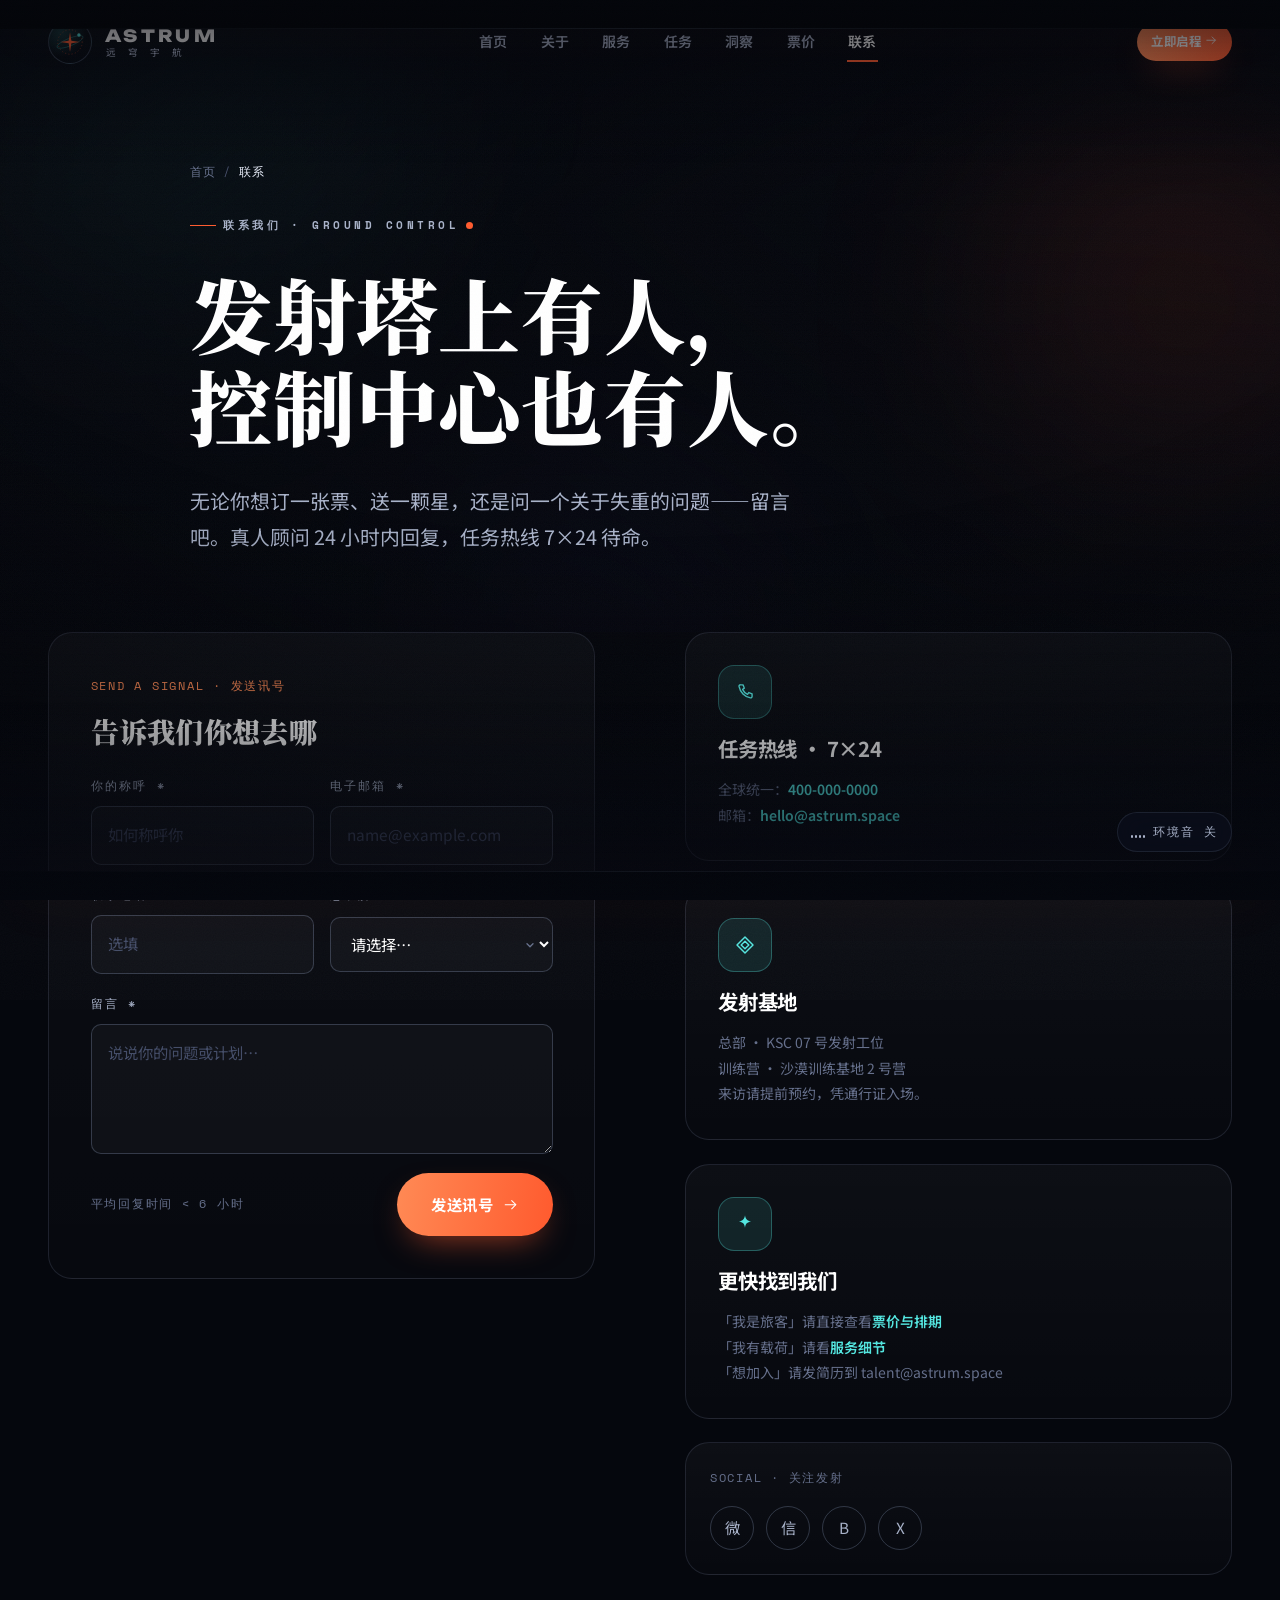
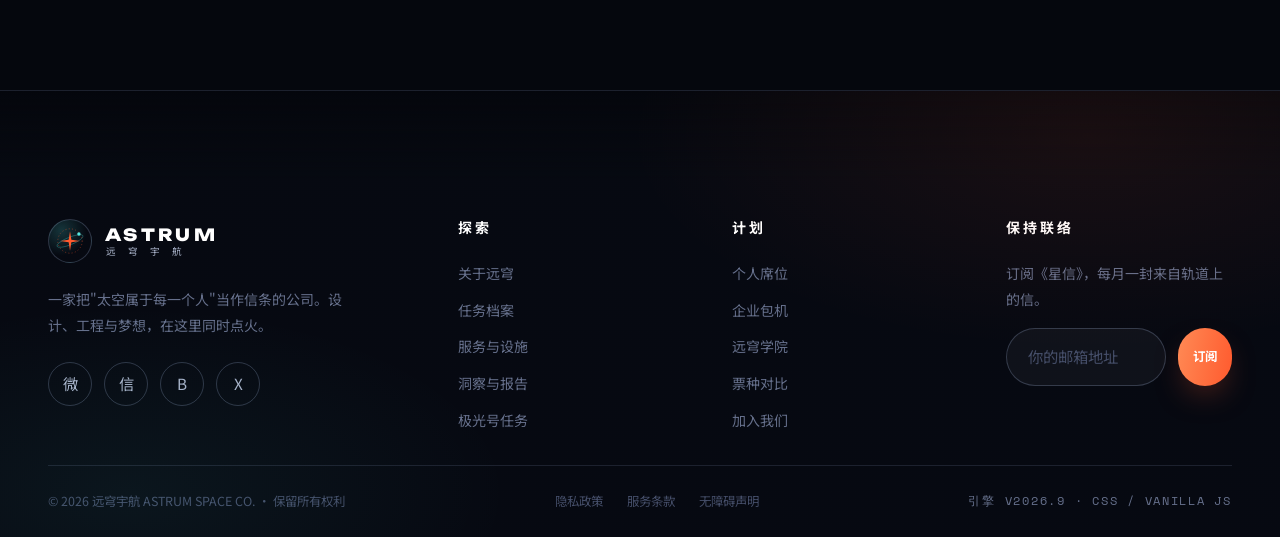
<file: contact.html>
<!DOCTYPE html>
<html lang="zh-CN">
<head>
  <meta charset="UTF-8" />
  <meta name="viewport" content="width=device-width, initial-scale=1.0" />
  <title>联系我们 · 远穹宇航 ASTRUM</title>
  <meta name="description" content="联系远穹宇航：预约咨询、载荷报价、企业包机、媒体与加入我们。任务顾问 7×24 在线。" />
  <meta name="theme-color" content="#05070d" />
  <link rel="icon" href="data:image/svg+xml,%3Csvg xmlns='http://www.w3.org/2000/svg' viewBox='0 0 64 64'%3E%3Crect width='64' height='64' rx='14' fill='%2305070d'/%3E%3Cpath d='M32 12 L34.6 29.4 L52 32 L34.6 34.6 L32 52 L29.4 34.6 L12 32 L29.4 29.4 Z' fill='%23ff5a2e'/%3E%3Ccircle cx='50' cy='18' r='4' fill='%2354e6e0'/%3E%3C/svg%3E" />
  <link rel="preconnect" href="https://fonts.googleapis.com" />
  <link rel="preconnect" href="https://fonts.gstatic.com" crossorigin />
  <link href="https://fonts.googleapis.com/css2?family=Unbounded:wght@400;600;700;800&family=Noto+Serif+SC:wght@600;700;900&family=Noto+Sans+SC:wght@300;400;500;600;700&family=Space+Mono:wght@400;700&display=swap" rel="stylesheet" />
  <meta name="view-transition" content="same-origin" />
  <link rel="stylesheet" href="assets/css/tokens.css" />
  <link rel="stylesheet" href="assets/css/components.css" />
  <link rel="stylesheet" href="assets/css/effects.css" />
  <link rel="stylesheet" href="assets/css/pages.css" />
  <link rel="stylesheet" href="assets/css/responsive.css" />
  <link rel="stylesheet" href="assets/css/cinematic.css" />
  <link rel="stylesheet" href="assets/css/motion.css" />
  <link rel="stylesheet" href="assets/css/graphics.css" />
</head>
<body>
  <a class="skip-link" href="#main">跳到主要内容</a>
  <div class="grain" aria-hidden="true"></div>
  <div class="vignette" aria-hidden="true"></div>
  <div class="cursor-dot" aria-hidden="true" style="opacity:0"></div>
  <div class="cursor-ring" aria-hidden="true" style="opacity:0"><span class="cursor-label"></span></div>

  <!-- 电影级光效层（无 WebGL 时自动降级为纯 CSS 氛围） -->
  <div class="cine-atmos" aria-hidden="true"><span class="cine-atmos__haze"></span></div>
  <div class="grain--cine" aria-hidden="true"></div>
  <div class="cine-scanlines" aria-hidden="true"></div>
  <div class="spotlight" aria-hidden="true"></div>
  <div class="cine-frame" aria-hidden="true">
    <span class="cine-bar cine-bar--top"></span>
    <span class="cine-bar cine-bar--bot"></span>
  </div>

  <div class="preloader" id="preloader" aria-hidden="true">
    <div class="preloader__inner">
      <div class="preloader__mark">
        <svg viewBox="0 0 64 64" width="72" height="72" fill="none" style="color:#ff5a2e">
          <circle cx="32" cy="32" r="27" stroke="currentColor" stroke-width="1.4" stroke-dasharray="2 5" opacity="0.6"/>
          <ellipse cx="32" cy="32" rx="31" ry="9" stroke="#54e6e0" stroke-width="1" opacity="0.5" transform="rotate(-22 32 32)"/>
          <path d="M32 10 L35 29.5 L54 32 L35 34.5 L32 54 L29 34.5 L10 32 L29 29.5 Z" fill="currentColor"/>
          <circle cx="52" cy="18" r="3.6" fill="#54e6e0"/>
        </svg>
      </div>
      <div class="preloader__name">ASTRUM</div>
      <div class="preloader__bar"><span></span></div>
      <div class="preloader__pct">000%</div>
      <div class="preloader__status">校准推进器</div>
    </div>
  </div>

  <header class="site-header" id="siteHeader">
    <div class="container-wide nav-inner">
      <a class="brand" href="index.html" aria-label="远穹宇航 首页">
        <span class="brand__mark"><svg viewBox="0 0 64 64" width="30" height="30" fill="none" style="color:#ff5a2e"><circle cx="32" cy="32" r="26" stroke="currentColor" stroke-width="1.4" stroke-dasharray="2 5" opacity="0.7"/><ellipse cx="32" cy="32" rx="30" ry="8" stroke="#54e6e0" stroke-width="1" opacity="0.55" transform="rotate(-22 32 32)"/><path d="M32 11 L34.9 29.1 L53 32 L34.9 34.9 L32 53 L29.1 34.9 L11 32 L29.1 29.1 Z" fill="currentColor"/><circle cx="51" cy="17" r="3.6" fill="#54e6e0"/></svg></span>
        <span class="brand__name"><span class="brand__name-en">ASTRUM</span><span class="brand__name-cn">远 穹 宇 航</span></span>
      </a>
      <nav class="nav-links" aria-label="主导航">
        <a class="nav-link" href="index.html">首页</a>
        <a class="nav-link" href="about.html">关于</a>
        <a class="nav-link" href="services.html">服务</a>
        <a class="nav-link" href="work.html">任务</a>
        <a class="nav-link" href="blog.html">洞察</a>
        <a class="nav-link" href="pricing.html">票价</a>
        <a class="nav-link active" href="contact.html">联系</a>
      </nav>
      <div class="nav-right">
        <a class="btn btn--primary btn--sm nav-cta-desktop" data-magnetic href="contact.html">立即启程 <span class="arrow">→</span></a>
        <button class="nav-toggle" aria-label="打开菜单" aria-expanded="false"><span class="bars"><span></span><span></span></span></button>
      </div>
    </div>
    <div class="scroll-progress" aria-hidden="true"></div>
  </header>

  <nav class="mobile-menu" id="mobileMenu" aria-label="移动端导航">
    <div class="mobile-menu__links">
      <a class="mobile-menu__link" style="--d:.02s" href="index.html"><span class="idx">01</span>首页</a>
      <a class="mobile-menu__link" style="--d:.06s" href="about.html"><span class="idx">02</span>关于</a>
      <a class="mobile-menu__link" style="--d:.1s" href="services.html"><span class="idx">03</span>服务</a>
      <a class="mobile-menu__link" style="--d:.14s" href="work.html"><span class="idx">04</span>任务</a>
      <a class="mobile-menu__link" style="--d:.18s" href="blog.html"><span class="idx">05</span>洞察</a>
      <a class="mobile-menu__link" style="--d:.22s" href="pricing.html"><span class="idx">06</span>票价</a>
      <a class="mobile-menu__link active" style="--d:.26s" href="contact.html"><span class="idx">07</span>联系</a>
    </div>
    <div class="mobile-menu__foot"><span>© <span class="js-year">2026</span> 远穹宇航 · 面向全人类开放</span><span>hello@astrum.space</span></div>
  </nav>

  <main id="main">
    <!-- 页头 -->
    <section class="page-hero">
      <div class="page-hero__bg aurora" data-gl-host data-gl-scroll aria-hidden="true">
        <canvas data-gl="dust" data-accent="ice" data-accent2="ember" data-count="560" data-spread="1.1"></canvas>
        <div class="cine-beams" data-beams="2" data-beam-seed="6113"></div>
        <div class="aurora__blob aurora__blob--1" style="opacity:.4"></div>
        <div class="aurora__blob aurora__blob--2" style="opacity:.3"></div>
        <div class="aurora__blob aurora__blob--3" style="opacity:.3"></div>
      </div>
      <div class="container page-hero__inner hero-stagger">
        <nav class="crumbs" aria-label="面包屑">
          <a href="index.html">首页</a><span class="slash">/</span><span class="cur">联系</span>
        </nav>
        <div class="overline overline--dot">联系我们 · GROUND CONTROL</div>
        <h1 class="page-hero__title cn">
          <span class="mask-line" style="--d:.05s"><span>发射塔上有人，</span></span>
          <span class="mask-line" style="--d:.16s"><span>控制中心也有人。</span></span>
        </h1>
        <p class="lead" style="max-width:56ch">无论你想订一张票、送一颗星，还是问一个关于失重的问题——留言吧。真人顾问 24 小时内回复，任务热线 7×24 待命。</p>
      </div>
    </section>

    <!-- 联系主体 -->
    <section class="section section--flush-top" id="contact-body">
      <div class="container">
        <div class="duo" style="align-items:start">
          <!-- 表单 -->
          <div class="card" style="padding:clamp(1.6rem,3.5vw,2.6rem)" data-reveal="left">
            <div class="mono-tag" style="color:var(--ember-2)">SEND A SIGNAL · 发送讯号</div>
            <h2 class="cn" style="font-family:var(--font-serif);font-weight:900;font-size:var(--fs-h3);margin:1rem 0 1.6rem">告诉我们你想去哪</h2>

            <form data-validate data-form="contact" novalidate style="display:grid;gap:1.2rem">
              <div class="grid grid-cols-2" style="gap:1rem">
                <div class="field">
                  <label for="c-name">你的称呼 *</label>
                  <input id="c-name" name="name" type="text" placeholder="如何称呼你" required autocomplete="name" />
                  <span class="field__msg">请填写称呼</span>
                </div>
                <div class="field">
                  <label for="c-email">电子邮箱 *</label>
                  <input id="c-email" name="email" type="email" placeholder="name@example.com" required autocomplete="email" />
                  <span class="field__msg">请填写有效邮箱</span>
                </div>
              </div>

              <div class="grid grid-cols-2" style="gap:1rem">
                <div class="field">
                  <label for="c-phone">联系电话</label>
                  <input id="c-phone" name="phone" type="tel" placeholder="选填" autocomplete="tel" />
                  <span class="field__msg">号码格式似乎不对</span>
                </div>
                <div class="field">
                  <label for="c-intent">想了解 *</label>
                  <div class="form-select-wrap">
                    <select id="c-intent" name="intent" required>
                      <option value="">请选择…</option>
                      <option>观光席位 · 个人</option>
                      <option>驻留会员 · 空间站</option>
                      <option>载荷 / 卫星发射</option>
                      <option>企业包机 / 团建</option>
                      <option>远穹学院 / 教育合作</option>
                      <option>媒体 / 合作</option>
                      <option>加入远穹</option>
                    </select>
                  </div>
                  <span class="field__msg">请选择意向</span>
                </div>
              </div>

              <div class="field">
                <label for="c-msg">留言 *</label>
                <textarea id="c-msg" name="message" placeholder="说说你的问题或计划…" required></textarea>
                <span class="field__msg">请填写留言内容</span>
              </div>

              <div style="display:flex;align-items:center;justify-content:space-between;gap:1rem;flex-wrap:wrap">
                <span class="mono-tag">平均回复时间 &lt; 6 小时</span>
                <button class="btn btn--primary btn--lg" type="submit">发送讯号 <span class="arrow">→</span></button>
              </div>
            </form>
          </div>

          <!-- 信息卡 -->
          <aside style="display:grid;gap:var(--sp-5)">
            <div class="card info-card" data-reveal="right">
              <span class="info-card__ico">☎</span>
              <h3>任务热线 · 7×24</h3>
              <p>全球统一：<a href="tel:400-000-0000">400-000-0000</a><br/>邮箱：<a href="mailto:hello@astrum.space">hello@astrum.space</a></p>
            </div>
            <div class="card info-card" data-reveal="right" style="--d:.08s">
              <span class="info-card__ico">◈</span>
              <h3>发射基地</h3>
              <p>总部 · KSC 07 号发射工位<br/>训练营 · 沙漠训练基地 2 号营<br/>来访请提前预约，凭通行证入场。</p>
            </div>
            <div class="card info-card" data-reveal="right" style="--d:.16s">
              <span class="info-card__ico">✦</span>
              <h3>更快找到我们</h3>
              <p>「我是旅客」请直接查看<a href="pricing.html">票价与排期</a><br/>「我有载荷」请看<a href="services.html">服务细节</a><br/>「想加入」请发简历到 talent@astrum.space</p>
            </div>
            <div class="card" style="padding:var(--sp-5);--d:.24s" data-reveal="right">
              <div class="mono-tag">SOCIAL · 关注发射</div>
              <div class="foot-socials" style="margin-top:1rem" aria-label="社交媒体">
                <a class="foot-social" href="#" aria-label="微博">微</a>
                <a class="foot-social" href="#" aria-label="微信公众号">信</a>
                <a class="foot-social" href="#" aria-label="哔哩哔哩">B</a>
                <a class="foot-social" href="#" aria-label="X 平台">X</a>
              </div>
            </div>
          </aside>
        </div>
      </div>
    </section>
  </main>

  <footer class="site-footer">
    <div class="container" style="padding-top:var(--sp-8)">
      <div class="foot-grid">
        <div class="foot-brand-col">
          <a class="brand" href="index.html" aria-label="远穹宇航首页">
            <span class="brand__mark"><svg viewBox="0 0 64 64" width="30" height="30" fill="none" style="color:#ff5a2e"><circle cx="32" cy="32" r="26" stroke="currentColor" stroke-width="1.4" stroke-dasharray="2 5" opacity="0.7"/><ellipse cx="32" cy="32" rx="30" ry="8" stroke="#54e6e0" stroke-width="1" opacity="0.55" transform="rotate(-22 32 32)"/><path d="M32 11 L34.9 29.1 L53 32 L34.9 34.9 L32 53 L29.1 34.9 L11 32 L29.1 29.1 Z" fill="currentColor"/><circle cx="51" cy="17" r="3.6" fill="#54e6e0"/></svg></span>
            <span class="brand__name"><span class="brand__name-en">ASTRUM</span><span class="brand__name-cn">远 穹 宇 航</span></span>
          </a>
          <p>一家把"太空属于每一个人"当作信条的公司。设计、工程与梦想，在这里同时点火。</p>
          <div class="foot-socials" aria-label="社交媒体">
            <a class="foot-social" href="#" aria-label="微博">微</a>
            <a class="foot-social" href="#" aria-label="微信公众号">信</a>
            <a class="foot-social" href="#" aria-label="哔哩哔哩">B</a>
            <a class="foot-social" href="#" aria-label="X 平台">X</a>
          </div>
        </div>
        <div class="foot-col">
          <h4>探索</h4>
          <div class="foot-links">
            <a href="about.html">关于远穹</a>
            <a href="work.html">任务档案</a>
            <a href="services.html">服务与设施</a>
            <a href="blog.html">洞察与报告</a>
            <a href="work.html#ast09">极光号任务</a>
          </div>
        </div>
        <div class="foot-col">
          <h4>计划</h4>
          <div class="foot-links">
            <a href="pricing.html">个人席位</a>
            <a href="pricing.html#annual">企业包机</a>
            <a href="services.html#edu">远穹学院</a>
            <a href="pricing.html#compare">票种对比</a>
            <a href="contact.html">加入我们</a>
          </div>
        </div>
        <div class="foot-col">
          <h4>保持联络</h4>
          <p style="color:var(--ink-3);font-size:var(--fs-sm);margin-bottom:1rem">订阅《星信》，每月一封来自轨道上的信。</p>
          <div class="newsletter" data-newsletter>
            <form data-validate data-form="newsletter" novalidate>
              <div class="field" style="display:contents">
                <label class="visually-hidden" for="nl-email">电子邮箱</label>
                <input id="nl-email" type="email" name="email" placeholder="你的邮箱地址" required />
              </div>
              <button class="btn btn--primary btn--sm" type="submit">订阅</button>
            </form>
            <p class="ok-msg">✓ 欢迎加入星信，下一封信将从轨道寄出。</p>
          </div>
        </div>
      </div>
      <div class="foot-bottom">
        <div>© <span class="js-year">2026</span> 远穹宇航 ASTRUM SPACE CO. · 保留所有权利</div>
        <nav aria-label="法律信息">
          <a href="#">隐私政策</a>
          <a href="#">服务条款</a>
          <a href="#">无障碍声明</a>
        </nav>
        <div class="mono-tag">引擎 v2026.9 · CSS / VANILLA JS</div>
      </div>
    </div>
  </footer>

  <button class="to-top" aria-label="返回顶部">↑</button>
  <div class="lightbox" id="lightbox" role="dialog" aria-modal="true" aria-label="任务影像预览">
    <div class="lb-stage">
      <div class="lb-media"></div>
      <div class="lb-cap"><strong>任务预览</strong><span class="mono-tag">ASTRUM ARCHIVE</span></div>
      <span class="lb-count"></span>
      <button class="lb-close" aria-label="关闭">✕</button>
      <button class="lb-nav lb-nav--prev" aria-label="上一个">←</button>
      <button class="lb-nav lb-nav--next" aria-label="下一个">→</button>
    </div>
  </div>

  <button class="audio-toggle" id="audioToggle" type="button" aria-pressed="false" aria-label="开启环境音">
    <span class="audio-toggle__bars" aria-hidden="true"><i></i><i></i><i></i><i></i></span>
    <span class="audio-toggle__txt">环境音 关</span>
  </button>

  <script src="assets/js/gl/gl-core.js"></script>
  <script src="assets/js/gl/gl-nebula.js"></script>
  <script src="assets/js/gl/gl-light.js"></script>
  <script src="assets/js/gl/gl-lens.js"></script>
  <script src="assets/js/motion.js"></script>
  <script src="assets/js/transitions.js"></script>
  <script src="assets/js/audio.js"></script>
  <script src="assets/js/cinematic.js"></script>
  <script src="assets/js/art.js"></script>
  <script src="assets/js/icons.js"></script>
  <script src="assets/js/pages.js"></script>
  <script src="assets/js/app.js"></script>
</body>
</html>
</file>
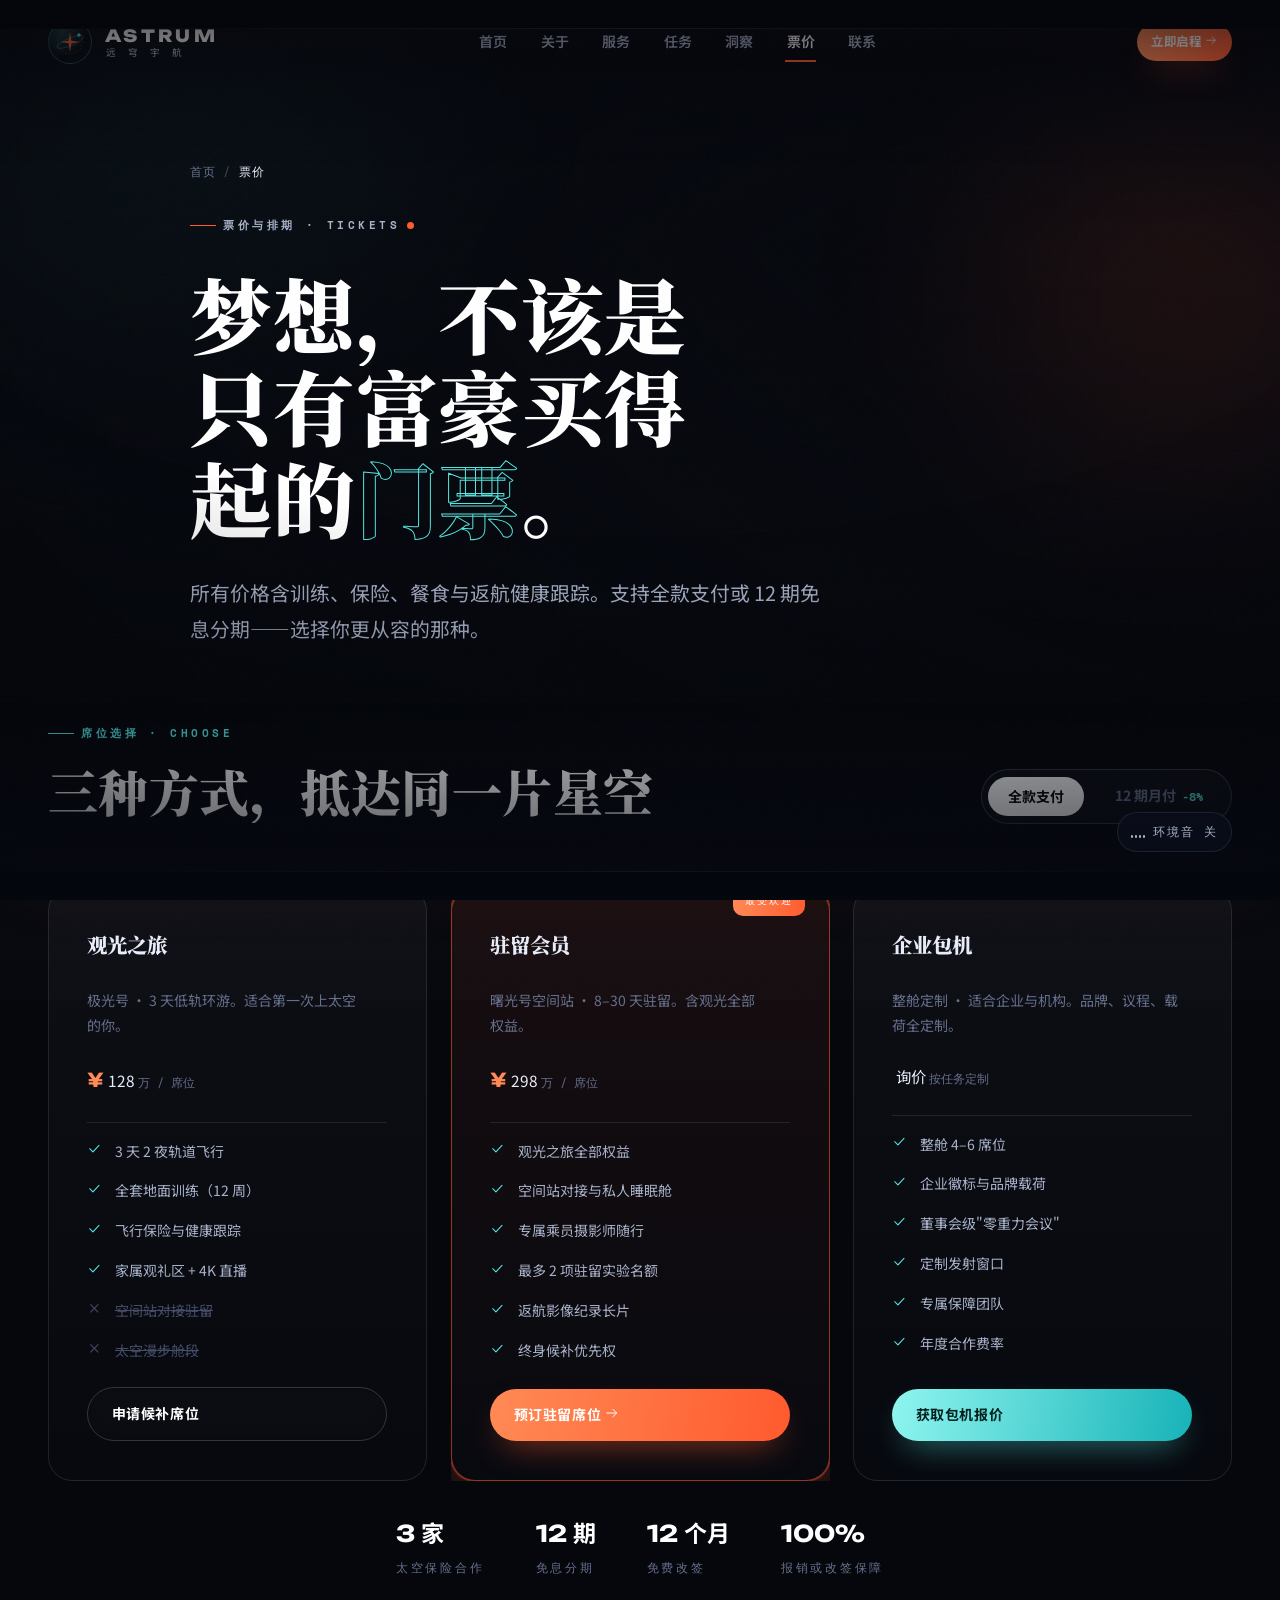
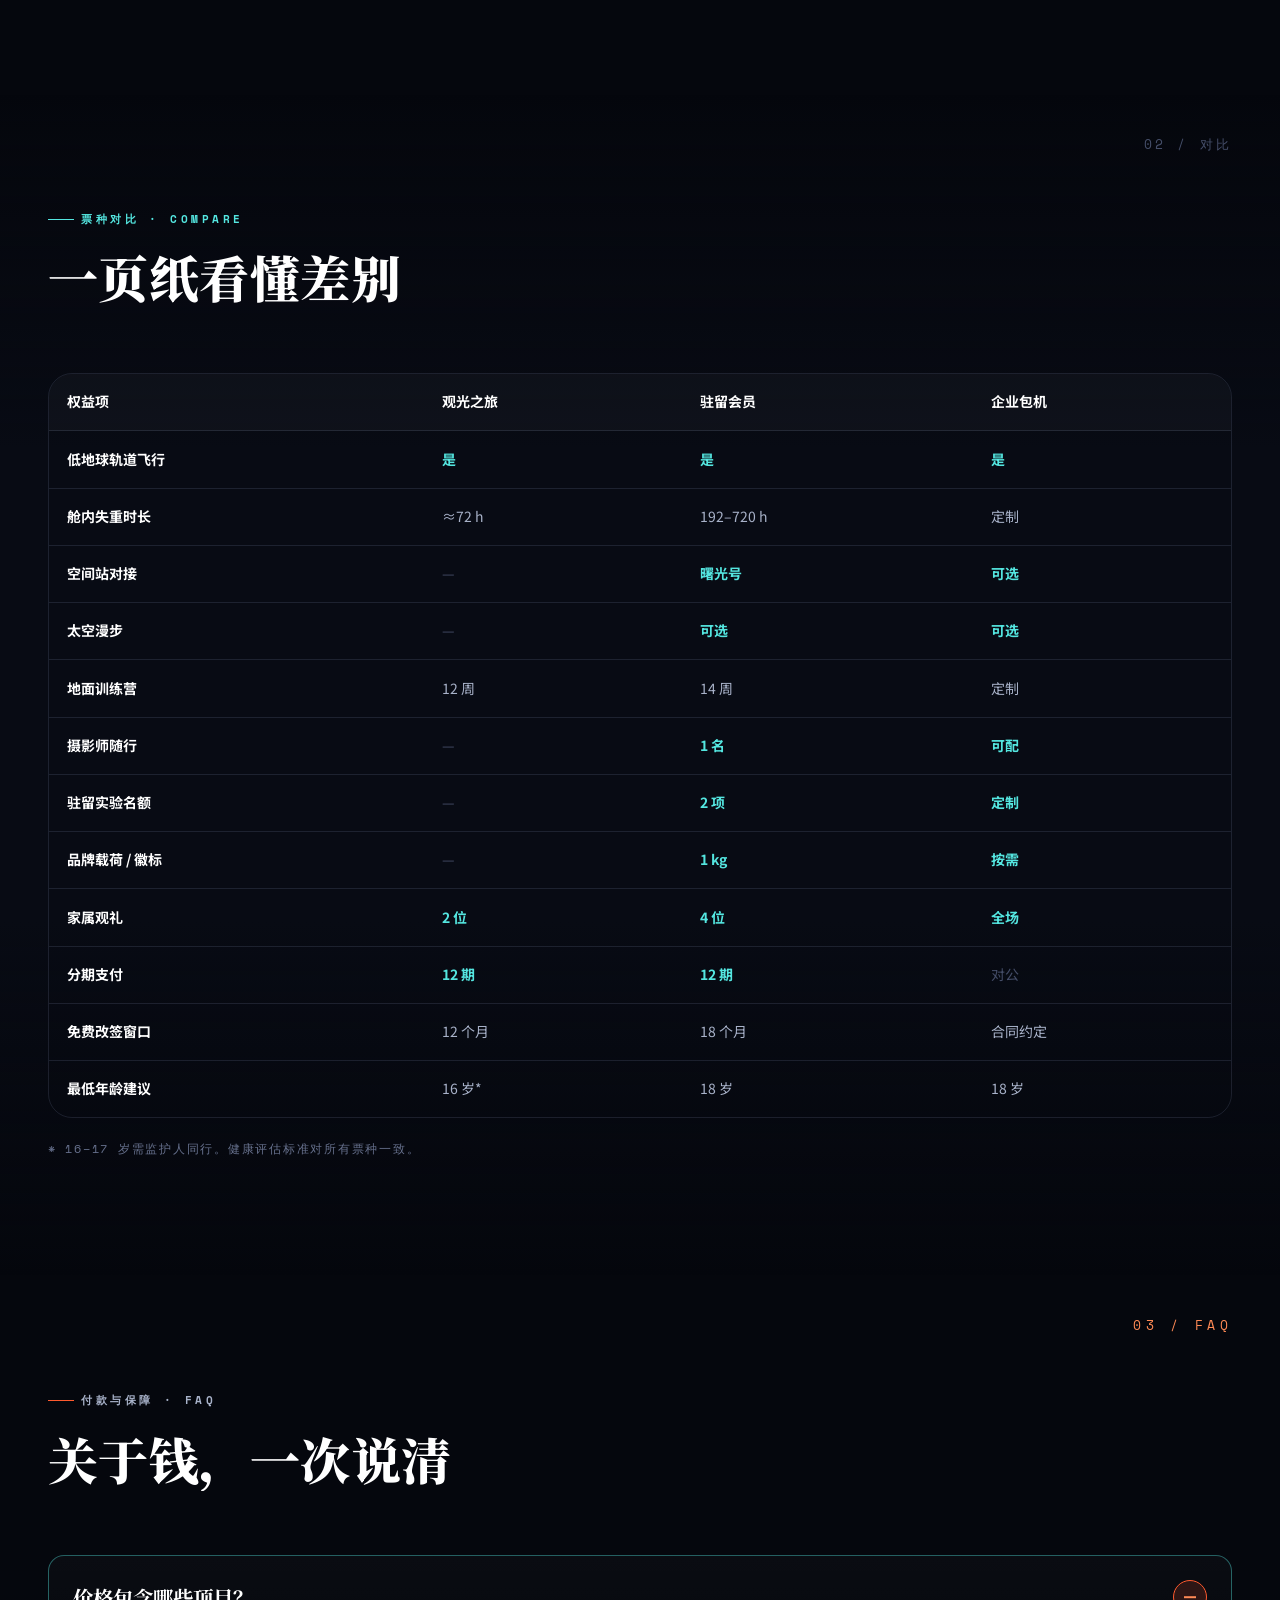
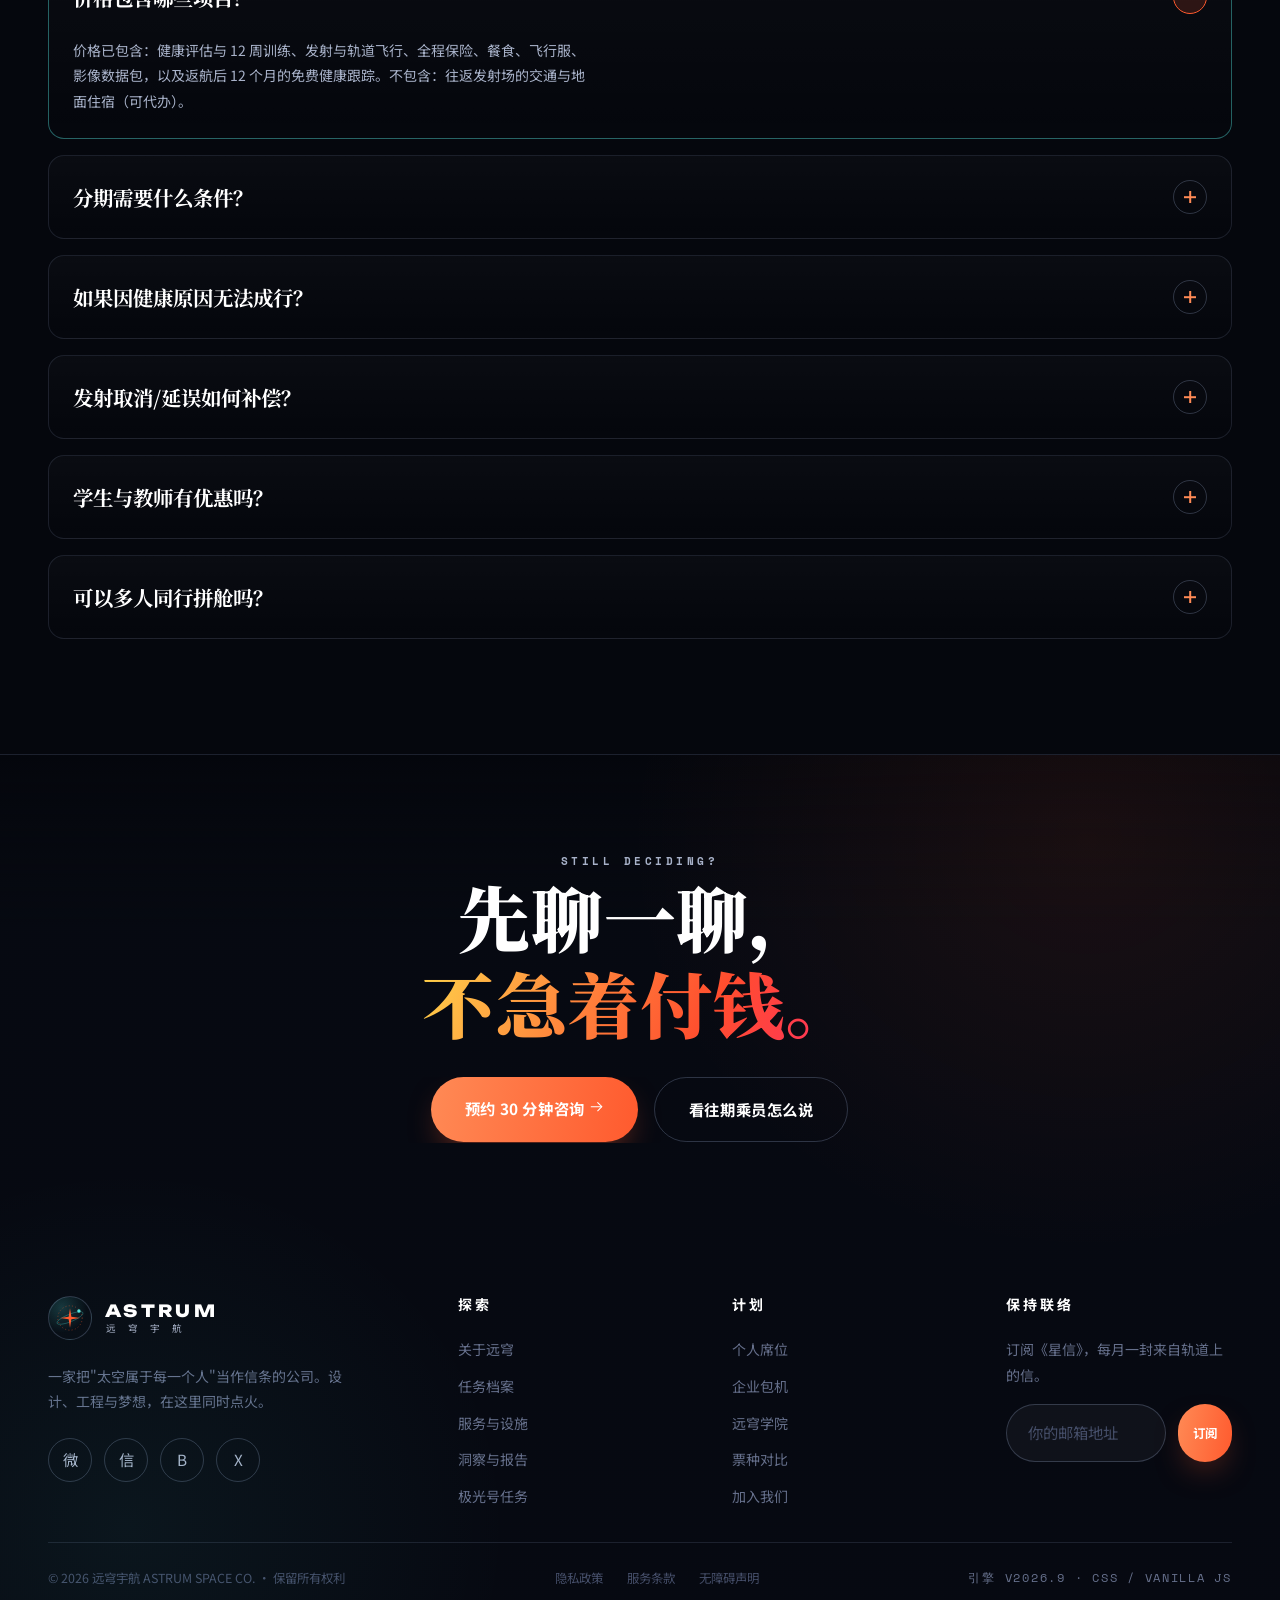
<file: pricing.html>
<!DOCTYPE html>
<html lang="zh-CN">
<head>
  <meta charset="UTF-8" />
  <meta name="viewport" content="width=device-width, initial-scale=1.0" />
  <title>票价与排期 · 远穹宇航 ASTRUM</title>
  <meta name="description" content="远穹票价：轨道观光、空间站驻留与企业包机。支持全款与 12 期分期，保险与候补保障覆盖全程。" />
  <meta name="theme-color" content="#05070d" />
  <link rel="icon" href="data:image/svg+xml,%3Csvg xmlns='http://www.w3.org/2000/svg' viewBox='0 0 64 64'%3E%3Crect width='64' height='64' rx='14' fill='%2305070d'/%3E%3Cpath d='M32 12 L34.6 29.4 L52 32 L34.6 34.6 L32 52 L29.4 34.6 L12 32 L29.4 29.4 Z' fill='%23ff5a2e'/%3E%3Ccircle cx='50' cy='18' r='4' fill='%2354e6e0'/%3E%3C/svg%3E" />
  <link rel="preconnect" href="https://fonts.googleapis.com" />
  <link rel="preconnect" href="https://fonts.gstatic.com" crossorigin />
  <link href="https://fonts.googleapis.com/css2?family=Unbounded:wght@400;600;700;800&family=Noto+Serif+SC:wght@600;700;900&family=Noto+Sans+SC:wght@300;400;500;600;700&family=Space+Mono:wght@400;700&display=swap" rel="stylesheet" />
  <meta name="view-transition" content="same-origin" />
  <link rel="stylesheet" href="assets/css/tokens.css" />
  <link rel="stylesheet" href="assets/css/components.css" />
  <link rel="stylesheet" href="assets/css/effects.css" />
  <link rel="stylesheet" href="assets/css/pages.css" />
  <link rel="stylesheet" href="assets/css/responsive.css" />
  <link rel="stylesheet" href="assets/css/cinematic.css" />
  <link rel="stylesheet" href="assets/css/motion.css" />
  <link rel="stylesheet" href="assets/css/graphics.css" />
</head>
<body>
  <a class="skip-link" href="#main">跳到主要内容</a>
  <div class="grain" aria-hidden="true"></div>
  <div class="vignette" aria-hidden="true"></div>
  <div class="cursor-dot" aria-hidden="true" style="opacity:0"></div>
  <div class="cursor-ring" aria-hidden="true" style="opacity:0"><span class="cursor-label"></span></div>

  <!-- 电影级光效层（无 WebGL 时自动降级为纯 CSS 氛围） -->
  <div class="cine-atmos" aria-hidden="true"><span class="cine-atmos__haze"></span></div>
  <div class="grain--cine" aria-hidden="true"></div>
  <div class="cine-scanlines" aria-hidden="true"></div>
  <div class="spotlight" aria-hidden="true"></div>
  <div class="cine-frame" aria-hidden="true">
    <span class="cine-bar cine-bar--top"></span>
    <span class="cine-bar cine-bar--bot"></span>
  </div>

  <div class="preloader" id="preloader" aria-hidden="true">
    <div class="preloader__inner">
      <div class="preloader__mark">
        <svg viewBox="0 0 64 64" width="72" height="72" fill="none" style="color:#ff5a2e">
          <circle cx="32" cy="32" r="27" stroke="currentColor" stroke-width="1.4" stroke-dasharray="2 5" opacity="0.6"/>
          <ellipse cx="32" cy="32" rx="31" ry="9" stroke="#54e6e0" stroke-width="1" opacity="0.5" transform="rotate(-22 32 32)"/>
          <path d="M32 10 L35 29.5 L54 32 L35 34.5 L32 54 L29 34.5 L10 32 L29 29.5 Z" fill="currentColor"/>
          <circle cx="52" cy="18" r="3.6" fill="#54e6e0"/>
        </svg>
      </div>
      <div class="preloader__name">ASTRUM</div>
      <div class="preloader__bar"><span></span></div>
      <div class="preloader__pct">000%</div>
      <div class="preloader__status">校准推进器</div>
    </div>
  </div>

  <header class="site-header" id="siteHeader">
    <div class="container-wide nav-inner">
      <a class="brand" href="index.html" aria-label="远穹宇航 首页">
        <span class="brand__mark"><svg viewBox="0 0 64 64" width="30" height="30" fill="none" style="color:#ff5a2e"><circle cx="32" cy="32" r="26" stroke="currentColor" stroke-width="1.4" stroke-dasharray="2 5" opacity="0.7"/><ellipse cx="32" cy="32" rx="30" ry="8" stroke="#54e6e0" stroke-width="1" opacity="0.55" transform="rotate(-22 32 32)"/><path d="M32 11 L34.9 29.1 L53 32 L34.9 34.9 L32 53 L29.1 34.9 L11 32 L29.1 29.1 Z" fill="currentColor"/><circle cx="51" cy="17" r="3.6" fill="#54e6e0"/></svg></span>
        <span class="brand__name"><span class="brand__name-en">ASTRUM</span><span class="brand__name-cn">远 穹 宇 航</span></span>
      </a>
      <nav class="nav-links" aria-label="主导航">
        <a class="nav-link" href="index.html">首页</a>
        <a class="nav-link" href="about.html">关于</a>
        <a class="nav-link" href="services.html">服务</a>
        <a class="nav-link" href="work.html">任务</a>
        <a class="nav-link" href="blog.html">洞察</a>
        <a class="nav-link active" href="pricing.html">票价</a>
        <a class="nav-link" href="contact.html">联系</a>
      </nav>
      <div class="nav-right">
        <a class="btn btn--primary btn--sm nav-cta-desktop" data-magnetic href="contact.html">立即启程 <span class="arrow">→</span></a>
        <button class="nav-toggle" aria-label="打开菜单" aria-expanded="false"><span class="bars"><span></span><span></span></span></button>
      </div>
    </div>
    <div class="scroll-progress" aria-hidden="true"></div>
  </header>

  <nav class="mobile-menu" id="mobileMenu" aria-label="移动端导航">
    <div class="mobile-menu__links">
      <a class="mobile-menu__link" style="--d:.02s" href="index.html"><span class="idx">01</span>首页</a>
      <a class="mobile-menu__link" style="--d:.06s" href="about.html"><span class="idx">02</span>关于</a>
      <a class="mobile-menu__link" style="--d:.1s" href="services.html"><span class="idx">03</span>服务</a>
      <a class="mobile-menu__link" style="--d:.14s" href="work.html"><span class="idx">04</span>任务</a>
      <a class="mobile-menu__link" style="--d:.18s" href="blog.html"><span class="idx">05</span>洞察</a>
      <a class="mobile-menu__link active" style="--d:.22s" href="pricing.html"><span class="idx">06</span>票价</a>
      <a class="mobile-menu__link" style="--d:.26s" href="contact.html"><span class="idx">07</span>联系</a>
    </div>
    <div class="mobile-menu__foot"><span>© <span class="js-year">2026</span> 远穹宇航 · 面向全人类开放</span><span>hello@astrum.space</span></div>
  </nav>

  <main id="main">
    <!-- 页头 -->
    <section class="page-hero">
      <div class="page-hero__bg aurora" data-gl-host data-gl-scroll aria-hidden="true">
        <canvas data-gl="dust" data-accent="ember" data-accent2="ice" data-count="620" data-spread="1.2"></canvas>
        <div class="cine-beams" data-beams="3" data-beam-seed="5099"></div>
        <div class="aurora__blob aurora__blob--1" style="opacity:.38"></div>
        <div class="aurora__blob aurora__blob--2" style="opacity:.32"></div>
      </div>
      <div class="container page-hero__inner hero-stagger">
        <nav class="crumbs" aria-label="面包屑">
          <a href="index.html">首页</a><span class="slash">/</span><span class="cur">票价</span>
        </nav>
        <div class="overline overline--dot">票价与排期 · TICKETS</div>
        <h1 class="page-hero__title cn">
          <span class="mask-line" style="--d:.05s"><span>梦想，不该是</span></span>
          <span class="mask-line" style="--d:.16s"><span>只有富豪买得起的<span style="color:transparent;-webkit-text-stroke:1px var(--ice)">门票</span>。</span></span>
        </h1>
        <p class="lead" style="max-width:58ch">所有价格含训练、保险、餐食与返航健康跟踪。支持全款支付或 12 期免息分期——选择你更从容的那种。</p>
      </div>
    </section>

    <!-- 票价卡 -->
    <section class="section section--flush-top" id="tiers">
      <div class="container" data-pricing>
        <div class="section-head section-head--row">
          <div class="section-head__inner">
            <div class="overline overline--ice" data-reveal="up">席位选择 · CHOOSE</div>
            <h2 class="cn section-title" data-reveal="up">三种方式，抵达同一片星空</h2>
          </div>
          <div class="price-toggle" data-reveal="up" role="group" aria-label="支付方式切换">
            <button class="active" data-period="annual" aria-pressed="true">全款支付</button>
            <button data-period="monthly" aria-pressed="false">12 期月付 <span class="save">-8%</span></button>
          </div>
        </div>

        <div class="grid grid-cols-3" style="align-items:stretch">
          <!-- 观光 -->
          <article class="card pricing-tier" data-reveal="up">
            <div class="pricing-tier__name">观光之旅</div>
            <p class="pricing-tier__desc">极光号 · 3 天低轨环游。适合第一次上太空的你。</p>
            <div class="pricing-tier__price">
              <span class="cur">¥</span>
              <span class="price-val" data-annual="128" data-monthly="12">128</span>
              <span class="per">万 / 席位</span>
            </div>
            <div class="pricing-tier__features">
              <div class="pricing-tier__feature"><span class="ck">✓</span>3 天 2 夜轨道飞行</div>
              <div class="pricing-tier__feature"><span class="ck">✓</span>全套地面训练（12 周）</div>
              <div class="pricing-tier__feature"><span class="ck">✓</span>飞行保险与健康跟踪</div>
              <div class="pricing-tier__feature"><span class="ck">✓</span>家属观礼区 + 4K 直播</div>
              <div class="pricing-tier__feature disabled"><span class="ck">✕</span>空间站对接驻留</div>
              <div class="pricing-tier__feature disabled"><span class="ck">✕</span>太空漫步舱段</div>
            </div>
            <a class="btn btn--ghost" data-magnetic href="contact.html">申请候补席位</a>
          </article>

          <!-- 驻留会员 精选 -->
          <article class="card pricing-tier is-featured" id="annual" data-reveal="up" style="--d:.08s">
            <span class="pricing-tier__badge">最受欢迎</span>
            <div class="pricing-tier__name">驻留会员</div>
            <p class="pricing-tier__desc">曙光号空间站 · 8–30 天驻留。含观光全部权益。</p>
            <div class="pricing-tier__price">
              <span class="cur">¥</span>
              <span class="price-val" data-annual="298" data-monthly="28">298</span>
              <span class="per">万 / 席位</span>
            </div>
            <div class="pricing-tier__features">
              <div class="pricing-tier__feature"><span class="ck">✓</span>观光之旅全部权益</div>
              <div class="pricing-tier__feature"><span class="ck">✓</span>空间站对接与私人睡眠舱</div>
              <div class="pricing-tier__feature"><span class="ck">✓</span>专属乘员摄影师随行</div>
              <div class="pricing-tier__feature"><span class="ck">✓</span>最多 2 项驻留实验名额</div>
              <div class="pricing-tier__feature"><span class="ck">✓</span>返航影像纪录长片</div>
              <div class="pricing-tier__feature"><span class="ck">✓</span>终身候补优先权</div>
            </div>
            <a class="btn btn--primary" data-magnetic href="contact.html">预订驻留席位 <span class="arrow">→</span></a>
          </article>

          <!-- 包机 -->
          <article class="card pricing-tier" data-reveal="up" style="--d:.16s">
            <div class="pricing-tier__name">企业包机</div>
            <p class="pricing-tier__desc">整舱定制 · 适合企业与机构。品牌、议程、载荷全定制。</p>
            <div class="pricing-tier__price">
              <span class="cur"></span>
              <span class="price-val" data-annual="询价" data-monthly="询价">询价</span>
              <span class="per">按任务定制</span>
            </div>
            <div class="pricing-tier__features">
              <div class="pricing-tier__feature"><span class="ck">✓</span>整舱 4–6 席位</div>
              <div class="pricing-tier__feature"><span class="ck">✓</span>企业徽标与品牌载荷</div>
              <div class="pricing-tier__feature"><span class="ck">✓</span>董事会级"零重力会议"</div>
              <div class="pricing-tier__feature"><span class="ck">✓</span>定制发射窗口</div>
              <div class="pricing-tier__feature"><span class="ck">✓</span>专属保障团队</div>
              <div class="pricing-tier__feature"><span class="ck">✓</span>年度合作费率</div>
            </div>
            <a class="btn btn--ice" data-magnetic href="contact.html">获取包机报价</a>
          </article>
        </div>

        <div class="hero__meta" style="justify-content:center;margin-top:var(--sp-6)">
          <div class="hero__meta-item"><span class="v">3 家</span><span class="k">太空保险合作</span></div>
          <div class="hero__meta-item"><span class="v">12 期</span><span class="k">免息分期</span></div>
          <div class="hero__meta-item"><span class="v">12 个月</span><span class="k">免费改签</span></div>
          <div class="hero__meta-item"><span class="v">100%</span><span class="k">报销或改签保障</span></div>
        </div>
      </div>
    </section>

    <!-- 对比表 -->
    <section class="section section--tint" id="compare">
      <div class="container">
        <span class="sec-num">02 / 对比</span>
        <div class="section-head">
          <div class="overline overline--ice" data-reveal="up">票种对比 · COMPARE</div>
          <h2 class="cn section-title" data-reveal="up">一页纸看懂差别</h2>
        </div>
        <div class="price-table-wrap" data-reveal="up">
          <table class="price-table">
            <thead>
              <tr>
                <th scope="col">权益项</th>
                <th scope="col">观光之旅</th>
                <th scope="col">驻留会员</th>
                <th scope="col">企业包机</th>
              </tr>
            </thead>
            <tbody>
              <tr><td>低地球轨道飞行</td><td class="yes">是</td><td class="yes">是</td><td class="yes">是</td></tr>
              <tr><td>舱内失重时长</td><td>≈72 h</td><td>192–720 h</td><td>定制</td></tr>
              <tr><td>空间站对接</td><td class="no">—</td><td class="yes">曙光号</td><td class="yes">可选</td></tr>
              <tr><td>太空漫步</td><td class="no">—</td><td class="yes">可选</td><td class="yes">可选</td></tr>
              <tr><td>地面训练营</td><td>12 周</td><td>14 周</td><td>定制</td></tr>
              <tr><td>摄影师随行</td><td class="no">—</td><td class="yes">1 名</td><td class="yes">可配</td></tr>
              <tr><td>驻留实验名额</td><td class="no">—</td><td class="yes">2 项</td><td class="yes">定制</td></tr>
              <tr><td>品牌载荷 / 徽标</td><td class="no">—</td><td class="yes">1 kg</td><td class="yes">按需</td></tr>
              <tr><td>家属观礼</td><td class="yes">2 位</td><td class="yes">4 位</td><td class="yes">全场</td></tr>
              <tr><td>分期支付</td><td class="yes">12 期</td><td class="yes">12 期</td><td class="no">对公</td></tr>
              <tr><td>免费改签窗口</td><td>12 个月</td><td>18 个月</td><td>合同约定</td></tr>
              <tr><td>最低年龄建议</td><td>16 岁*</td><td>18 岁</td><td>18 岁</td></tr>
            </tbody>
          </table>
        </div>
        <p class="mono-tag" style="margin-top:1.2rem" data-reveal="up">* 16–17 岁需监护人同行。健康评估标准对所有票种一致。</p>
      </div>
    </section>

    <!-- 常见问题 -->
    <section class="section" id="faq">
      <div class="container">
        <span class="sec-num">03 / FAQ</span>
        <div class="section-head section-head--row">
          <div class="section-head__inner">
            <div class="overline" data-reveal="up">付款与保障 · FAQ</div>
            <h2 class="cn section-title" data-reveal="up">关于钱，一次说清</h2>
          </div>
        </div>

        <div class="accordion" data-multi data-reveal="up">
          <div class="acc-item open">
            <button class="acc-btn" aria-expanded="true"><span class="q">价格包含哪些项目？</span><span class="plus" aria-hidden="true"></span></button>
            <div class="acc-panel"><div class="acc-body"><div class="acc-body__inner">价格已包含：健康评估与 12 周训练、发射与轨道飞行、全程保险、餐食、飞行服、影像数据包，以及返航后 12 个月的免费健康跟踪。不包含：往返发射场的交通与地面住宿（可代办）。</div></div></div>
          </div>
          <div class="acc-item">
            <button class="acc-btn" aria-expanded="false"><span class="q">分期需要什么条件？</span><span class="plus" aria-hidden="true"></span></button>
            <div class="acc-panel"><div class="acc-body"><div class="acc-body__inner">申请分期仅需通过健康评估并缴纳 20% 首付，其余 11 期在 12 个月内免息结清。审批通常在 5 个工作日内完成。企业包机支持对公付款与发票。</div></div></div>
          </div>
          <div class="acc-item">
            <button class="acc-btn" aria-expanded="false"><span class="q">如果因健康原因无法成行？</span><span class="plus" aria-hidden="true"></span></button>
            <div class="acc-panel"><div class="acc-body"><div class="acc-body__inner">若在发射前 30 天以上因健康原因退出，可全额保留为 18 个月内的候补金，或退还 70% 现金；若在训练阶段发现不可逆健康问题，凭医疗证明可退还 85%。</div></div></div>
          </div>
          <div class="acc-item">
            <button class="acc-btn" aria-expanded="false"><span class="q">发射取消/延误如何补偿？</span><span class="plus" aria-hidden="true"></span></button>
            <div class="acc-panel"><div class="acc-body"><div class="acc-body__inner">因天气或技术原因取消，你可无成本改签至未来 18 个月内任意班次，且顺延期间费用全免。若超过 18 个月仍未能执行，我们提供 105% 的退款（含 5% 补偿金）。</div></div></div>
          </div>
          <div class="acc-item">
            <button class="acc-btn" aria-expanded="false"><span class="q">学生与教师有优惠吗？</span><span class="plus" aria-hidden="true"></span></button>
            <div class="acc-panel"><div class="acc-body"><div class="acc-body__inner">远穹学院学员、在职教师与科研人员可申请专项资助计划，最高覆盖票价的 60%。资助名额每年 20 席，需提交个人陈述与推荐信。</div></div></div>
          </div>
          <div class="acc-item">
            <button class="acc-btn" aria-expanded="false"><span class="q">可以多人同行拼舱吗？</span><span class="plus" aria-hidden="true"></span></button>
            <div class="acc-panel"><div class="acc-body"><div class="acc-body__inner">可以。3 人以上同时预订享 5% 同行优惠；整舱包机则完全由你们决定乘客名单——很多家庭与创始团队都选择这种方式。</div></div></div>
          </div>
        </div>
      </div>
    </section>
  </main>

  <footer class="site-footer">
    <div class="foot-cta">
      <div class="container">
        <div class="overline overline--center" data-reveal="up">STILL DECIDING?</div>
        <h2 class="foot-cta__title cn" data-reveal="up" style="--d:.06s">先聊一聊，<br /><span class="grad-text-fire">不急着付钱。</span></h2>
        <div class="foot-cta__actions" data-reveal="up" style="--d:.12s">
          <a class="btn btn--primary btn--lg" data-magnetic href="contact.html">预约 30 分钟咨询 <span class="arrow">→</span></a>
          <a class="btn btn--ghost btn--lg" data-magnetic href="work.html">看往期乘员怎么说</a>
        </div>
      </div>
    </div>

    <div class="container">
      <div class="foot-grid">
        <div class="foot-brand-col">
          <a class="brand" href="index.html" aria-label="远穹宇航首页">
            <span class="brand__mark"><svg viewBox="0 0 64 64" width="30" height="30" fill="none" style="color:#ff5a2e"><circle cx="32" cy="32" r="26" stroke="currentColor" stroke-width="1.4" stroke-dasharray="2 5" opacity="0.7"/><ellipse cx="32" cy="32" rx="30" ry="8" stroke="#54e6e0" stroke-width="1" opacity="0.55" transform="rotate(-22 32 32)"/><path d="M32 11 L34.9 29.1 L53 32 L34.9 34.9 L32 53 L29.1 34.9 L11 32 L29.1 29.1 Z" fill="currentColor"/><circle cx="51" cy="17" r="3.6" fill="#54e6e0"/></svg></span>
            <span class="brand__name"><span class="brand__name-en">ASTRUM</span><span class="brand__name-cn">远 穹 宇 航</span></span>
          </a>
          <p>一家把"太空属于每一个人"当作信条的公司。设计、工程与梦想，在这里同时点火。</p>
          <div class="foot-socials" aria-label="社交媒体">
            <a class="foot-social" href="#" aria-label="微博">微</a>
            <a class="foot-social" href="#" aria-label="微信公众号">信</a>
            <a class="foot-social" href="#" aria-label="哔哩哔哩">B</a>
            <a class="foot-social" href="#" aria-label="X 平台">X</a>
          </div>
        </div>
        <div class="foot-col">
          <h4>探索</h4>
          <div class="foot-links">
            <a href="about.html">关于远穹</a>
            <a href="work.html">任务档案</a>
            <a href="services.html">服务与设施</a>
            <a href="blog.html">洞察与报告</a>
            <a href="work.html#ast09">极光号任务</a>
          </div>
        </div>
        <div class="foot-col">
          <h4>计划</h4>
          <div class="foot-links">
            <a href="pricing.html">个人席位</a>
            <a href="pricing.html#annual">企业包机</a>
            <a href="services.html#edu">远穹学院</a>
            <a href="pricing.html#compare">票种对比</a>
            <a href="contact.html">加入我们</a>
          </div>
        </div>
        <div class="foot-col">
          <h4>保持联络</h4>
          <p style="color:var(--ink-3);font-size:var(--fs-sm);margin-bottom:1rem">订阅《星信》，每月一封来自轨道上的信。</p>
          <div class="newsletter" data-newsletter>
            <form data-validate data-form="newsletter" novalidate>
              <div class="field" style="display:contents">
                <label class="visually-hidden" for="nl-email">电子邮箱</label>
                <input id="nl-email" type="email" name="email" placeholder="你的邮箱地址" required />
              </div>
              <button class="btn btn--primary btn--sm" type="submit">订阅</button>
            </form>
            <p class="ok-msg">✓ 欢迎加入星信，下一封信将从轨道寄出。</p>
          </div>
        </div>
      </div>
      <div class="foot-bottom">
        <div>© <span class="js-year">2026</span> 远穹宇航 ASTRUM SPACE CO. · 保留所有权利</div>
        <nav aria-label="法律信息">
          <a href="#">隐私政策</a>
          <a href="#">服务条款</a>
          <a href="#">无障碍声明</a>
        </nav>
        <div class="mono-tag">引擎 v2026.9 · CSS / VANILLA JS</div>
      </div>
    </div>
  </footer>

  <button class="to-top" aria-label="返回顶部">↑</button>
  <div class="lightbox" id="lightbox" role="dialog" aria-modal="true" aria-label="任务影像预览">
    <div class="lb-stage">
      <div class="lb-media"></div>
      <div class="lb-cap"><strong>任务预览</strong><span class="mono-tag">ASTRUM ARCHIVE</span></div>
      <span class="lb-count"></span>
      <button class="lb-close" aria-label="关闭">✕</button>
      <button class="lb-nav lb-nav--prev" aria-label="上一个">←</button>
      <button class="lb-nav lb-nav--next" aria-label="下一个">→</button>
    </div>
  </div>

  <button class="audio-toggle" id="audioToggle" type="button" aria-pressed="false" aria-label="开启环境音">
    <span class="audio-toggle__bars" aria-hidden="true"><i></i><i></i><i></i><i></i></span>
    <span class="audio-toggle__txt">环境音 关</span>
  </button>

  <script src="assets/js/gl/gl-core.js"></script>
  <script src="assets/js/gl/gl-nebula.js"></script>
  <script src="assets/js/gl/gl-light.js"></script>
  <script src="assets/js/gl/gl-lens.js"></script>
  <script src="assets/js/motion.js"></script>
  <script src="assets/js/transitions.js"></script>
  <script src="assets/js/audio.js"></script>
  <script src="assets/js/cinematic.js"></script>
  <script src="assets/js/art.js"></script>
  <script src="assets/js/icons.js"></script>
  <script src="assets/js/pages.js"></script>
  <script src="assets/js/app.js"></script>
</body>
</html>
</file>
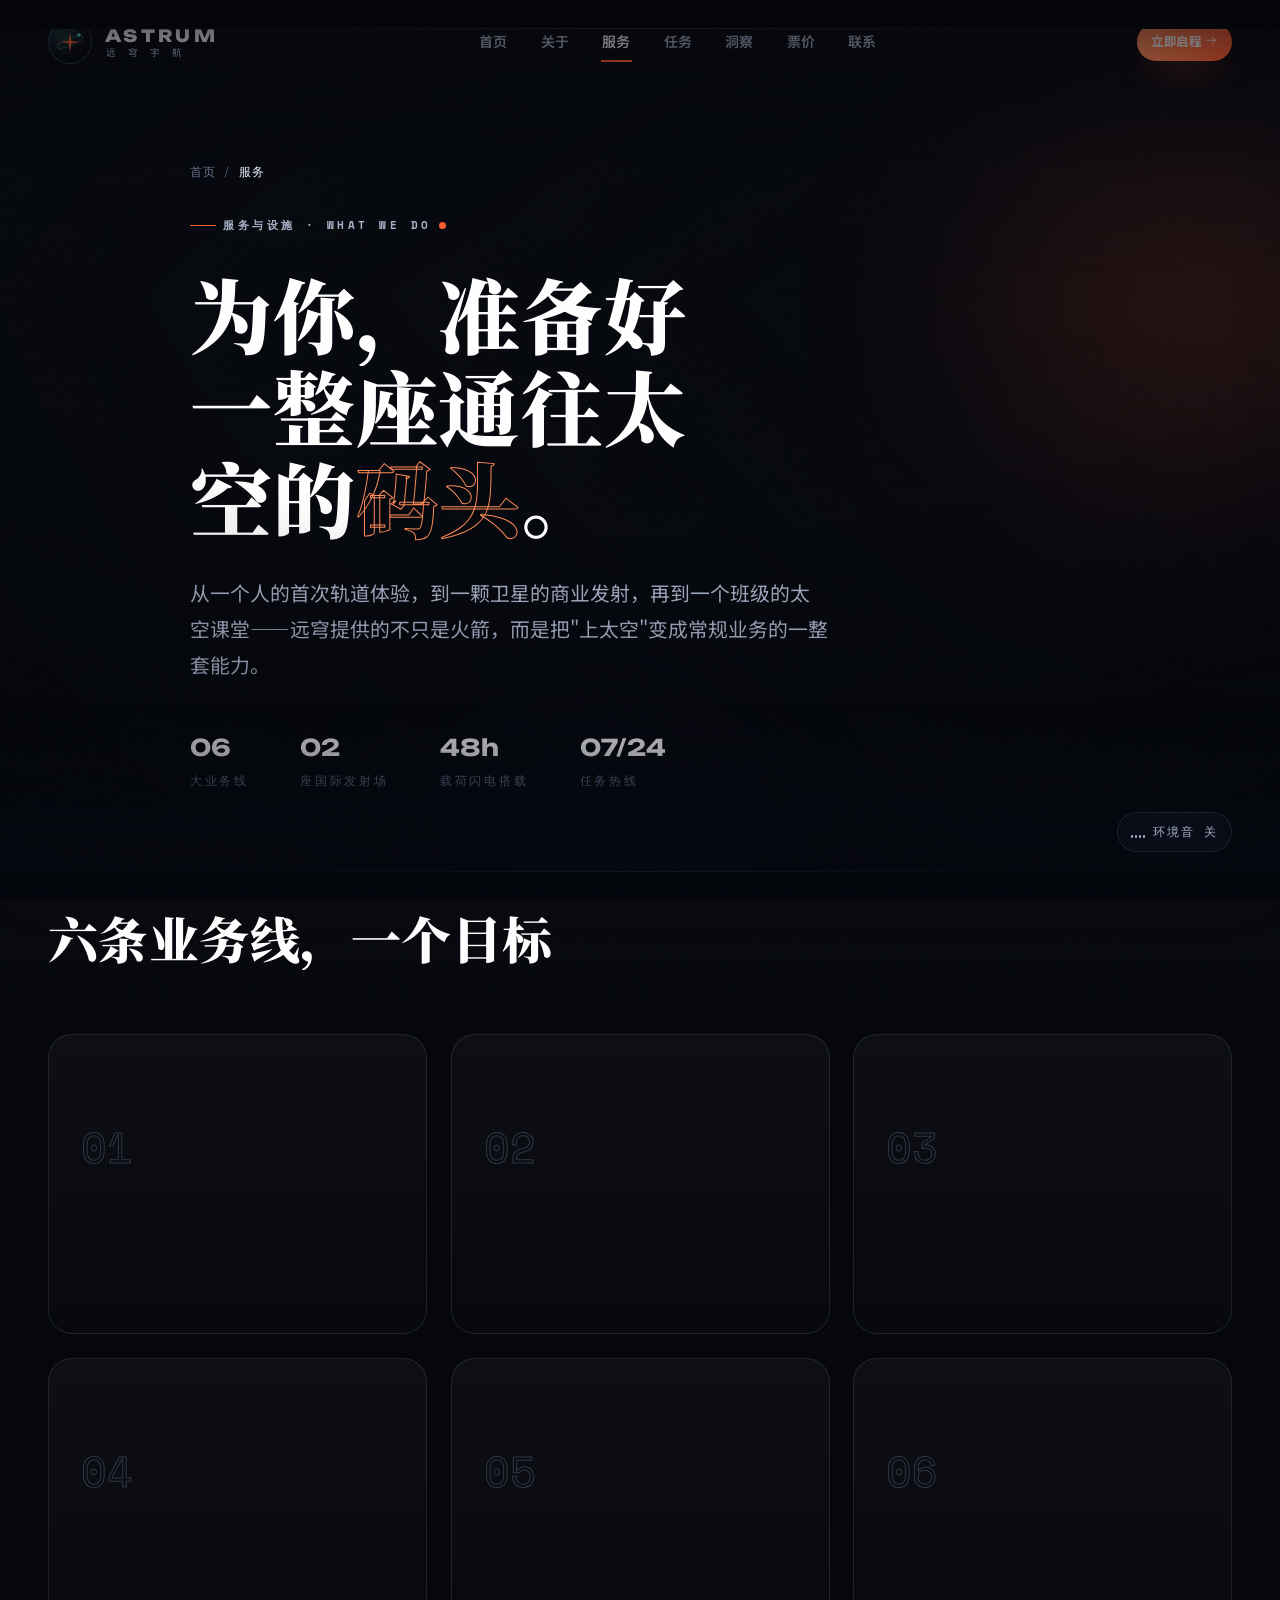
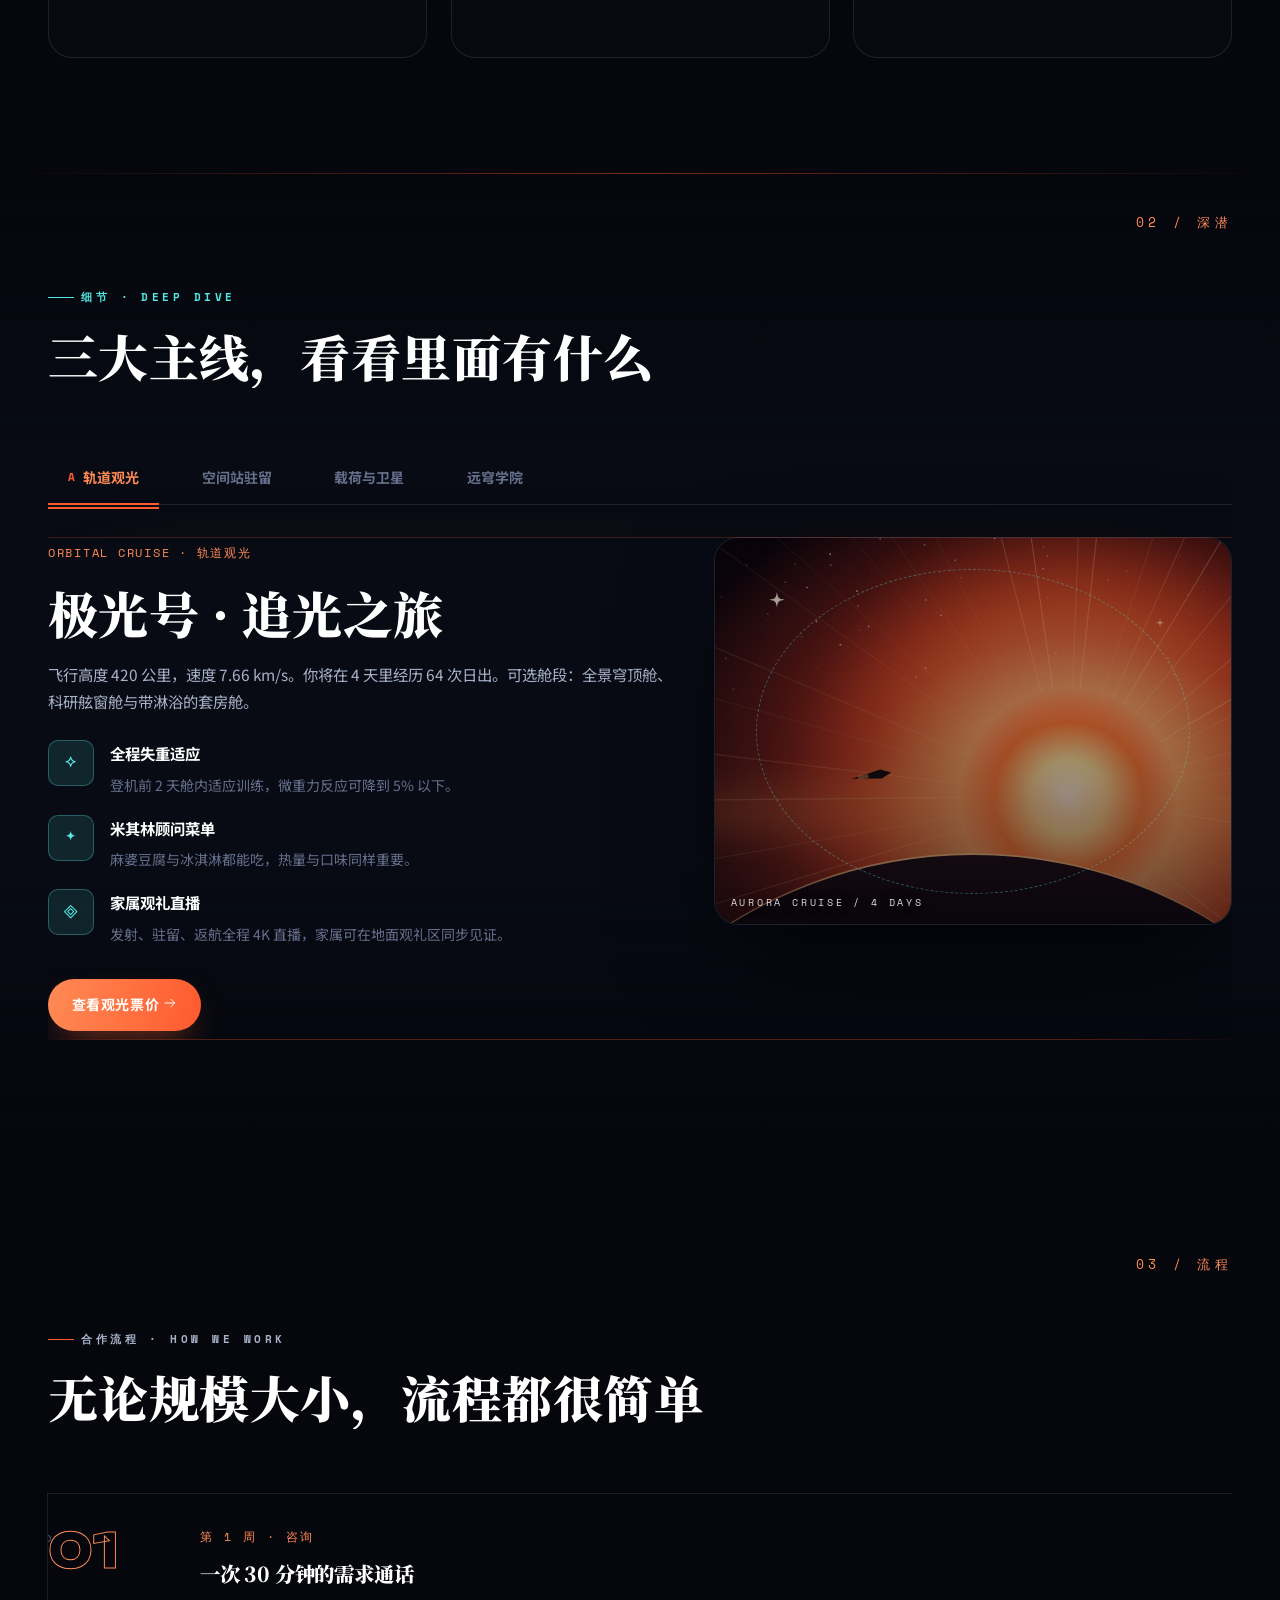
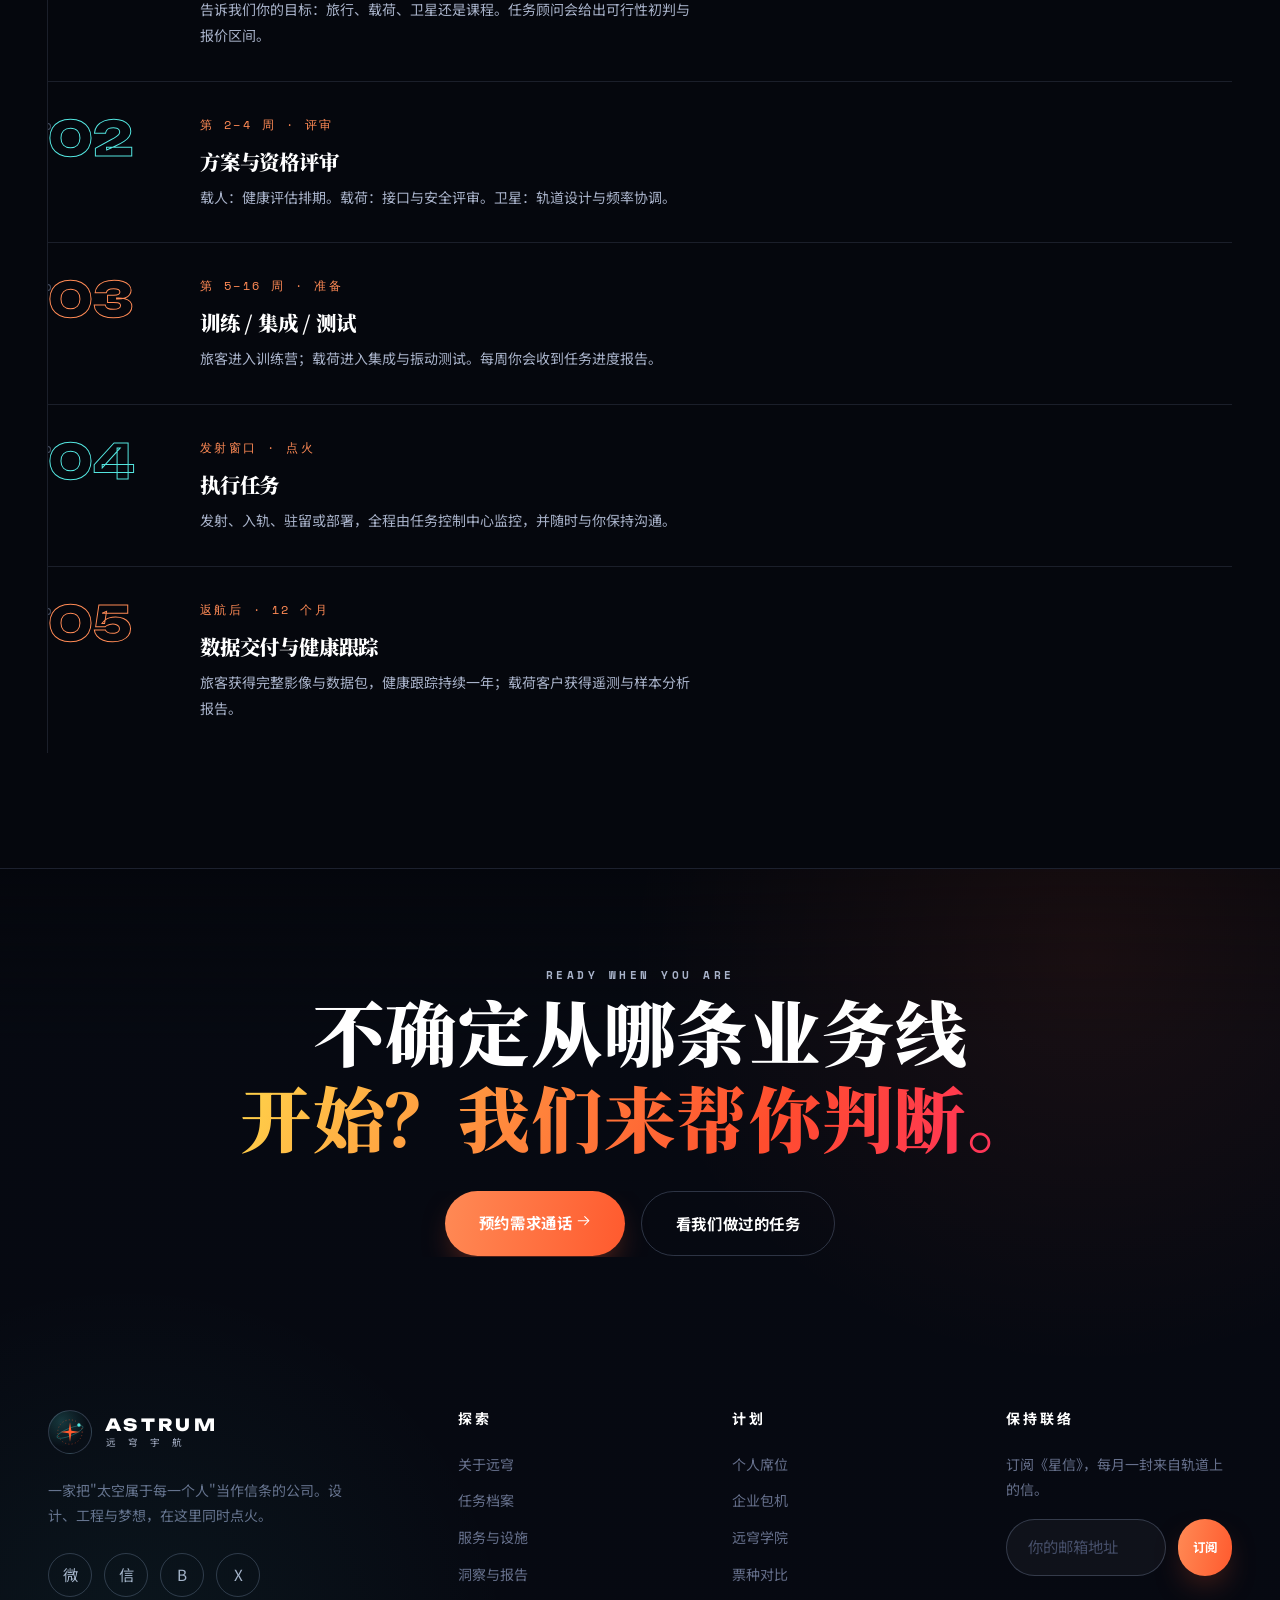
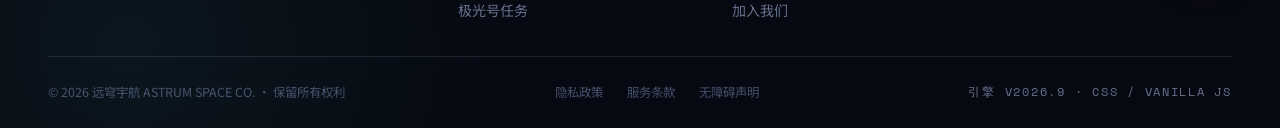
<file: services.html>
<!DOCTYPE html>
<html lang="zh-CN">
<head>
  <meta charset="UTF-8" />
  <meta name="viewport" content="width=device-width, initial-scale=1.0" />
  <title>服务与设施 · 远穹宇航 ASTRUM</title>
  <meta name="description" content="远穹宇航服务：轨道观光、空间站驻留、载荷搭载、卫星部署、远穹学院与企业包机。" />
  <meta name="theme-color" content="#05070d" />
  <link rel="icon" href="data:image/svg+xml,%3Csvg xmlns='http://www.w3.org/2000/svg' viewBox='0 0 64 64'%3E%3Crect width='64' height='64' rx='14' fill='%2305070d'/%3E%3Cpath d='M32 12 L34.6 29.4 L52 32 L34.6 34.6 L32 52 L29.4 34.6 L12 32 L29.4 29.4 Z' fill='%23ff5a2e'/%3E%3Ccircle cx='50' cy='18' r='4' fill='%2354e6e0'/%3E%3C/svg%3E" />
  <link rel="preconnect" href="https://fonts.googleapis.com" />
  <link rel="preconnect" href="https://fonts.gstatic.com" crossorigin />
  <link href="https://fonts.googleapis.com/css2?family=Unbounded:wght@400;600;700;800&family=Noto+Serif+SC:wght@600;700;900&family=Noto+Sans+SC:wght@300;400;500;600;700&family=Space+Mono:wght@400;700&display=swap" rel="stylesheet" />
  <meta name="view-transition" content="same-origin" />
  <link rel="stylesheet" href="assets/css/tokens.css" />
  <link rel="stylesheet" href="assets/css/components.css" />
  <link rel="stylesheet" href="assets/css/effects.css" />
  <link rel="stylesheet" href="assets/css/pages.css" />
  <link rel="stylesheet" href="assets/css/responsive.css" />
  <link rel="stylesheet" href="assets/css/cinematic.css" />
  <link rel="stylesheet" href="assets/css/motion.css" />
  <link rel="stylesheet" href="assets/css/graphics.css" />
</head>
<body>
  <a class="skip-link" href="#main">跳到主要内容</a>
  <div class="grain" aria-hidden="true"></div>
  <div class="vignette" aria-hidden="true"></div>
  <div class="cursor-dot" aria-hidden="true" style="opacity:0"></div>
  <div class="cursor-ring" aria-hidden="true" style="opacity:0"><span class="cursor-label"></span></div>

  <!-- 电影级光效层（无 WebGL 时自动降级为纯 CSS 氛围） -->
  <div class="cine-atmos" aria-hidden="true"><span class="cine-atmos__haze"></span></div>
  <div class="grain--cine" aria-hidden="true"></div>
  <div class="cine-scanlines" aria-hidden="true"></div>
  <div class="spotlight" aria-hidden="true"></div>
  <div class="cine-frame" aria-hidden="true">
    <span class="cine-bar cine-bar--top"></span>
    <span class="cine-bar cine-bar--bot"></span>
  </div>

  <div class="preloader" id="preloader" aria-hidden="true">
    <div class="preloader__inner">
      <div class="preloader__mark">
        <svg viewBox="0 0 64 64" width="72" height="72" fill="none" style="color:#ff5a2e">
          <circle cx="32" cy="32" r="27" stroke="currentColor" stroke-width="1.4" stroke-dasharray="2 5" opacity="0.6"/>
          <ellipse cx="32" cy="32" rx="31" ry="9" stroke="#54e6e0" stroke-width="1" opacity="0.5" transform="rotate(-22 32 32)"/>
          <path d="M32 10 L35 29.5 L54 32 L35 34.5 L32 54 L29 34.5 L10 32 L29 29.5 Z" fill="currentColor"/>
          <circle cx="52" cy="18" r="3.6" fill="#54e6e0"/>
        </svg>
      </div>
      <div class="preloader__name">ASTRUM</div>
      <div class="preloader__bar"><span></span></div>
      <div class="preloader__pct">000%</div>
      <div class="preloader__status">校准推进器</div>
    </div>
  </div>

  <header class="site-header" id="siteHeader">
    <div class="container-wide nav-inner">
      <a class="brand" href="index.html" aria-label="远穹宇航 首页">
        <span class="brand__mark"><svg viewBox="0 0 64 64" width="30" height="30" fill="none" style="color:#ff5a2e"><circle cx="32" cy="32" r="26" stroke="currentColor" stroke-width="1.4" stroke-dasharray="2 5" opacity="0.7"/><ellipse cx="32" cy="32" rx="30" ry="8" stroke="#54e6e0" stroke-width="1" opacity="0.55" transform="rotate(-22 32 32)"/><path d="M32 11 L34.9 29.1 L53 32 L34.9 34.9 L32 53 L29.1 34.9 L11 32 L29.1 29.1 Z" fill="currentColor"/><circle cx="51" cy="17" r="3.6" fill="#54e6e0"/></svg></span>
        <span class="brand__name"><span class="brand__name-en">ASTRUM</span><span class="brand__name-cn">远 穹 宇 航</span></span>
      </a>
      <nav class="nav-links" aria-label="主导航">
        <a class="nav-link" href="index.html">首页</a>
        <a class="nav-link" href="about.html">关于</a>
        <a class="nav-link active" href="services.html">服务</a>
        <a class="nav-link" href="work.html">任务</a>
        <a class="nav-link" href="blog.html">洞察</a>
        <a class="nav-link" href="pricing.html">票价</a>
        <a class="nav-link" href="contact.html">联系</a>
      </nav>
      <div class="nav-right">
        <a class="btn btn--primary btn--sm nav-cta-desktop" data-magnetic href="contact.html">立即启程 <span class="arrow">→</span></a>
        <button class="nav-toggle" aria-label="打开菜单" aria-expanded="false"><span class="bars"><span></span><span></span></span></button>
      </div>
    </div>
    <div class="scroll-progress" aria-hidden="true"></div>
  </header>

  <nav class="mobile-menu" id="mobileMenu" aria-label="移动端导航">
    <div class="mobile-menu__links">
      <a class="mobile-menu__link" style="--d:.02s" href="index.html"><span class="idx">01</span>首页</a>
      <a class="mobile-menu__link" style="--d:.06s" href="about.html"><span class="idx">02</span>关于</a>
      <a class="mobile-menu__link active" style="--d:.1s" href="services.html"><span class="idx">03</span>服务</a>
      <a class="mobile-menu__link" style="--d:.14s" href="work.html"><span class="idx">04</span>任务</a>
      <a class="mobile-menu__link" style="--d:.18s" href="blog.html"><span class="idx">05</span>洞察</a>
      <a class="mobile-menu__link" style="--d:.22s" href="pricing.html"><span class="idx">06</span>票价</a>
      <a class="mobile-menu__link" style="--d:.26s" href="contact.html"><span class="idx">07</span>联系</a>
    </div>
    <div class="mobile-menu__foot"><span>© <span class="js-year">2026</span> 远穹宇航 · 面向全人类开放</span><span>hello@astrum.space</span></div>
  </nav>

  <main id="main">
    <!-- 页头 -->
    <section class="page-hero">
      <div class="page-hero__bg aurora" data-gl-host data-gl-scroll aria-hidden="true">
        <canvas data-gl="dust" data-accent="ember" data-accent2="ice" data-count="640" data-spread="1.25"></canvas>
        <div class="cine-beams" data-beams="4" data-beam-seed="2013"></div>
        <div class="aurora__blob aurora__blob--2" style="opacity:.42"></div>
        <div class="aurora__blob aurora__blob--3" style="opacity:.3"></div>
      </div>
      <div class="container page-hero__inner hero-stagger">
        <nav class="crumbs" aria-label="面包屑">
          <a href="index.html">首页</a><span class="slash">/</span><span class="cur">服务</span>
        </nav>
        <div class="overline overline--dot">服务与设施 · WHAT WE DO</div>
        <h1 class="page-hero__title cn">
          <span class="mask-line" style="--d:.05s"><span>为你，准备好</span></span>
          <span class="mask-line" style="--d:.16s"><span>一整座通往太空的<span style="color:transparent;-webkit-text-stroke:1px var(--ember-2)">码头</span>。</span></span>
        </h1>
        <p class="lead" style="max-width:58ch">从一个人的首次轨道体验，到一颗卫星的商业发射，再到一个班级的太空课堂——远穹提供的不只是火箭，而是把"上太空"变成常规业务的一整套能力。</p>
        <div class="hero__meta">
          <div class="hero__meta-item"><span class="v">06</span><span class="k">大业务线</span></div>
          <div class="hero__meta-item"><span class="v">02</span><span class="k">座国际发射场</span></div>
          <div class="hero__meta-item"><span class="v">48h</span><span class="k">载荷闪电搭载</span></div>
          <div class="hero__meta-item"><span class="v">07/24</span><span class="k">任务热线</span></div>
        </div>
      </div>
    </section>

    <!-- 服务一览 -->
    <section class="section section--flush-top" id="all">
      <div class="container">
        <div class="section-head section-head--row">
          <div class="section-head__inner">
            <div class="overline overline--ice" data-reveal="up">业务一览 · OVERVIEW</div>
            <h2 class="cn section-title" data-reveal="up">六条业务线，一个目标</h2>
          </div>
        </div>

        <div class="grid grid-cols-3">
          <article class="card pillar-card tilt-wrap" data-reveal="up">
            <div class="tilt-card">
              <div class="pillar-card__icon"><svg width="30" height="30" viewBox="0 0 24 24" fill="none" stroke="currentColor" stroke-width="1.6" stroke-linecap="round" stroke-linejoin="round" aria-hidden="true"><path d="M4.5 16.5c-1.5 1.3-2 5-2 5s3.7-.5 5-2c.7-.8.7-2 0-2.8-.8-.8-2.2-.8-3 .8z"/><path d="M12 15 9 12l6.5-6.5c1.5-1.5 3.9-2 5.5-.5s1 4-.5 5.5L14 17l-3-3z"/></svg></div>
              <span class="pillar-card__n">01</span>
              <h3>轨道观光</h3>
              <p>3–8 天低轨环游，含太空漫步选项。每年 12 班，每班 6 席。</p>
              <div class="pillar-card__foot"><a class="link-arrow" href="#deep"><span class="txt">详情</span><span class="ico">→</span></a></div>
              <div class="tilt-glare"></div>
            </div>
          </article>

          <article class="card pillar-card tilt-wrap" data-reveal="up" style="--d:.08s">
            <div class="tilt-card">
              <div class="pillar-card__icon pillar-card__icon--ice"><svg width="30" height="30" viewBox="0 0 24 24" fill="none" stroke="currentColor" stroke-width="1.6" stroke-linecap="round" stroke-linejoin="round" aria-hidden="true"><circle cx="12" cy="12" r="9"/><circle cx="12" cy="12" r="2" fill="currentColor"/><path d="M12 3v4M12 17v4M3 12h4M17 12h4"/></svg></div>
              <span class="pillar-card__n">02</span>
              <h3>空间站驻留</h3>
              <p>入住"曙光"商业空间站，最长 30 天。科学家可选研究舱段。</p>
              <div class="pillar-card__foot"><a class="link-arrow" href="#deep"><span class="txt">详情</span><span class="ico">→</span></a></div>
              <div class="tilt-glare"></div>
            </div>
          </article>

          <article class="card pillar-card tilt-wrap" data-reveal="up" style="--d:.16s">
            <div class="tilt-card">
              <div class="pillar-card__icon" style="background:radial-gradient(circle at 30% 25%,rgba(255,215,0,.2),rgba(255,255,255,.02));border-color:rgba(255,215,0,.32);color:#ffd54a"><svg width="30" height="30" viewBox="0 0 24 24" fill="none" stroke="currentColor" stroke-width="1.6" stroke-linecap="round" stroke-linejoin="round" aria-hidden="true"><path d="M12 2 8 6h8zM12 2v7M8 6 4 22l8-5 8 5L16 6"/></svg></div>
              <span class="pillar-card__n">03</span>
              <h3>载荷搭载与返回</h3>
              <p>立方星、生物样本或艺术载荷，48 小时极速上架，可返回交付。</p>
              <div class="pillar-card__foot"><a class="link-arrow" href="#deep"><span class="txt">详情</span><span class="ico">→</span></a></div>
              <div class="tilt-glare"></div>
            </div>
          </article>

          <article class="card pillar-card tilt-wrap" data-reveal="up">
            <div class="tilt-card">
              <div class="pillar-card__icon pillar-card__icon--ice"><svg width="30" height="30" viewBox="0 0 24 24" fill="none" stroke="currentColor" stroke-width="1.6" stroke-linecap="round" stroke-linejoin="round" aria-hidden="true"><rect x="5" y="3" width="14" height="8" rx="1.5"/><path d="M12 11v6"/><path d="M8 21h8"/><path d="M7 17l-3 4M17 17l3 4"/></svg></div>
              <span class="pillar-card__n">04</span>
              <h3>卫星部署与运维</h3>
              <p>从设计评审到在轨运营的一站式星座服务，含寿命末期离轨。</p>
              <div class="pillar-card__foot"><a class="link-arrow" href="#deep"><span class="txt">详情</span><span class="ico">→</span></a></div>
              <div class="tilt-glare"></div>
            </div>
          </article>

          <article class="card pillar-card tilt-wrap" data-reveal="up" style="--d:.08s">
            <div class="tilt-card">
              <div class="pillar-card__icon" style="background:radial-gradient(circle at 30% 25%,rgba(255,215,0,.22),rgba(255,255,255,.02));border-color:rgba(255,215,0,.35);color:#ffd54a"><svg width="30" height="30" viewBox="0 0 24 24" fill="none" stroke="currentColor" stroke-width="1.6" stroke-linecap="round" stroke-linejoin="round" aria-hidden="true"><path d="M12 21a9 9 0 1 0-9-9"/><path d="M3.6 9.5h3l1.2-2.5L11 11l1.8-3.2L15 9.5h3"/><circle cx="12" cy="12" r="1.4" fill="currentColor"/></svg></div>
              <span class="pillar-card__n">05</span>
              <h3>远穹学院</h3>
              <p>面向 10–18 岁的太空课程：线上遥测、失重实验与真实任务数据。</p>
              <div class="pillar-card__foot"><a class="link-arrow" href="#deep"><span class="txt">详情</span><span class="ico">→</span></a></div>
              <div class="tilt-glare"></div>
            </div>
          </article>

          <article class="card pillar-card tilt-wrap" data-reveal="up" style="--d:.16s">
            <div class="tilt-card">
              <div class="pillar-card__icon"><svg width="30" height="30" viewBox="0 0 24 24" fill="none" stroke="currentColor" stroke-width="1.6" stroke-linecap="round" stroke-linejoin="round" aria-hidden="true"><path d="M3 7l9 4 9-4-9-4z"/><path d="M3 7v10l9 4 9-4V7"/><path d="M3 12l9 4 9-4"/></svg></div>
              <span class="pillar-card__n">06</span>
              <h3>企业包机与团建</h3>
              <p>把年会开进轨道：企业包舱、品牌载荷与"零重力奖状"定制。</p>
              <div class="pillar-card__foot"><a class="link-arrow" href="#deep"><span class="txt">详情</span><span class="ico">→</span></a></div>
              <div class="tilt-glare"></div>
            </div>
          </article>
        </div>
      </div>
    </section>

    <!-- 深潜选项卡 -->
    <section class="section section--tint" id="deep">
      <div class="container">
        <span class="sec-num">02 / 深潜</span>
        <div class="section-head">
          <div class="overline overline--ice" data-reveal="up">细节 · DEEP DIVE</div>
          <h2 class="cn section-title" data-reveal="up">三大主线，看看里面有什么</h2>
        </div>

        <div id="edu" class="visually-hidden"></div>

        <div data-tabs data-reveal="up">
          <div class="tablist" role="tablist" aria-label="服务详情">
            <button class="tab-btn active" role="tab" data-tab="p-cruise" data-accent="ember" aria-selected="true"><span class="n">A</span>轨道观光</button>
            <button class="tab-btn" role="tab" data-tab="p-station" data-accent="ice" aria-selected="false"><span class="n">B</span>空间站驻留</button>
            <button class="tab-btn" role="tab" data-tab="p-cargo" data-accent="violet" aria-selected="false"><span class="n">C</span>载荷与卫星</button>
            <button class="tab-btn" role="tab" data-tab="p-academy" data-accent="sunset" aria-selected="false"><span class="n">D</span>远穹学院</button>
          </div>

          <!-- 观光 -->
          <div class="tabpanel active" id="p-cruise" role="tabpanel">
            <div class="tabpanel__inner">
              <div>
                <span class="mono-tag" style="color:var(--ember-2)">ORBITAL CRUISE · 轨道观光</span>
                <h3 class="cn" style="font-size:var(--fs-h2);margin:1rem 0;font-weight:900">极光号 · 追光之旅</h3>
                <p class="lead" style="font-size:var(--fs-body)">飞行高度 420 公里，速度 7.66 km/s。你将在 4 天里经历 64 次日出。可选舱段：全景穹顶舱、科研舷窗舱与带淋浴的套房舱。</p>
                <div class="feature-list" style="margin-top:var(--sp-5)">
                  <div class="feature"><span class="feature__ico">✧</span><div><b>全程失重适应</b><p>登机前 2 天舱内适应训练，微重力反应可降到 5% 以下。</p></div></div>
                  <div class="feature"><span class="feature__ico">✦</span><div><b>米其林顾问菜单</b><p>麻婆豆腐与冰淇淋都能吃，热量与口味同样重要。</p></div></div>
                  <div class="feature"><span class="feature__ico">◇</span><div><b>家属观礼直播</b><p>发射、驻留、返航全程 4K 直播，家属可在地面观礼区同步见证。</p></div></div>
                </div>
                <a class="btn btn--primary" style="margin-top:var(--sp-6)" data-magnetic href="pricing.html">查看观光票价 <span class="arrow">→</span></a>
              </div>
              <div class="media-frame media-frame--wide" style="aspect-ratio:4/3">
                <div class="poster poster--solar">
                  <div class="poster__noise"></div>
                  <div class="poster__glyph">☀</div>
                  <span class="poster__code">AURORA CRUISE / 4 DAYS</span>
                  <div class="poster-veil"></div>
                </div>
                <div class="media-frame__ring"></div>
              </div>
            </div>
          </div>

          <!-- 驻留 -->
          <div class="tabpanel" id="p-station" role="tabpanel">
            <div class="tabpanel__inner">
              <div>
                <span class="mono-tag" style="color:var(--ice)">STATION STAY · 空间站驻留</span>
                <h3 class="cn" style="font-size:var(--fs-h2);margin:1rem 0;font-weight:900">曙光号 · 住进星空</h3>
                <p class="lead" style="font-size:var(--fs-body)">"曙光"是人类第一座商业空间站，重约 42 吨，可同时容纳 8 人。驻留计划分为观光驻留、科研驻留与艺术家驻留。</p>
                <div class="feature-list" style="margin-top:var(--sp-5)">
                  <div class="feature"><span class="feature__ico">✧</span><div><b>私人睡眠舱</b><p>每舱带观星天窗，可设置你喜欢的日出时间。</p></div></div>
                  <div class="feature"><span class="feature__ico">✦</span><div><b>水回收淋浴</b><p>98% 水回收系统，失重状态下的"水球洗头"独一份。</p></div></div>
                  <div class="feature"><span class="feature__ico">◇</span><div><b>驻留研究项目</b><p>可认领舱段实验：植物、材料、流体与人体节律。</p></div></div>
                </div>
                <a class="btn btn--ice" style="margin-top:var(--sp-6)" data-magnetic href="contact.html">咨询驻留排期 <span class="arrow">→</span></a>
              </div>
              <div class="media-frame media-frame--wide" style="aspect-ratio:4/3">
                <div class="poster poster--ice">
                  <div class="poster__noise"></div>
                  <div class="poster__glyph">◍</div>
                  <span class="poster__code">DAWN STATION / 30 DAYS</span>
                  <div class="poster-veil"></div>
                </div>
                <div class="media-frame__ring"></div>
              </div>
            </div>
          </div>

          <!-- 载荷 -->
          <div class="tabpanel" id="p-cargo" role="tabpanel">
            <div class="tabpanel__inner">
              <div>
                <span class="mono-tag" style="color:var(--ember-2)">CARGO & SATS · 载荷与卫星</span>
                <h3 class="cn" style="font-size:var(--fs-h2);margin:1rem 0;font-weight:900">你的载荷，48 小时上轨道</h3>
                <p class="lead" style="font-size:var(--fs-body)">常态化"拼车"发射，每两个月一班。支持 3U–12U 立方星、小型实验载荷与返回舱样品回收。</p>
                <div class="feature-list" style="margin-top:var(--sp-5)">
                  <div class="feature"><span class="feature__ico">✧</span><div><b>闪电搭载通道</b><p>通过资格评审后，最快 48 小时即可并网等待发射。</p></div></div>
                  <div class="feature"><span class="feature__ico">✦</span><div><b>返回式服务</b><p>生物与材料样本可通过再入舱安全返回地面交付。</p></div></div>
                  <div class="feature"><span class="feature__ico">◇</span><div><b>星座运维</b><p>在轨测控、变轨与寿命末期离轨，全生命周期负责。</p></div></div>
                </div>
                <a class="btn btn--primary" style="margin-top:var(--sp-6)" data-magnetic href="contact.html">获取载荷报价 <span class="arrow">→</span></a>
              </div>
              <div class="media-frame media-frame--wide" style="aspect-ratio:4/3">
                <div class="poster poster--grid">
                  <div class="poster__noise"></div>
                  <div class="poster__glyph">◈</div>
                  <span class="poster__code">RIDESHARE / BI-MONTHLY</span>
                  <div class="poster-veil"></div>
                </div>
                <div class="media-frame__ring"></div>
              </div>
            </div>
          </div>

          <!-- 学院 -->
          <div class="tabpanel" id="p-academy" role="tabpanel">
            <div class="tabpanel__inner">
              <div>
                <span class="mono-tag" style="color:var(--ice)">ACADEMY · 远穹学院</span>
                <h3 class="cn" style="font-size:var(--fs-h2);margin:1rem 0;font-weight:900">让下一代敢去更远</h3>
                <p class="lead" style="font-size:var(--fs-body)">面向 10–18 岁学生，混合线上课程与线下营地。优秀学员有机会把实验送进轨道——已有 27 个学生实验成行。</p>
                <div class="feature-list" style="margin-top:var(--sp-5)">
                  <div class="feature"><span class="feature__ico">✧</span><div><b>真实遥测课程</b><p>使用历次任务的真实飞行数据完成工程课。</p></div></div>
                  <div class="feature"><span class="feature__ico">✦</span><div><b>奖学金全覆盖</b><p>低收入家庭可申请全额奖学金，比例逐年提高。</p></div></div>
                  <div class="feature"><span class="feature__ico">◇</span><div><b>学生载荷计划</b><p>每年 3 个学生实验名额免费搭载。</p></div></div>
                </div>
                <a class="btn btn--ice" style="margin-top:var(--sp-6)" data-magnetic href="contact.html">了解学院申请 <span class="arrow">→</span></a>
              </div>
              <div class="media-frame media-frame--wide" style="aspect-ratio:4/3">
                <div class="poster poster--nebula">
                  <div class="poster__noise"></div>
                  <div class="poster__glyph">◉</div>
                  <span class="poster__code">ASTRUM ACADEMY / 10-18Y</span>
                  <div class="poster-veil"></div>
                </div>
                <div class="media-frame__ring"></div>
              </div>
            </div>
          </div>
        </div>
      </div>
    </section>

    <!-- 走马灯带 -->
    <div class="marquee marquee--solid section--tight" aria-hidden="true">
      <div class="marquee__track marquee__track--right">
        <div class="marquee__group">
          <span class="marquee__item">认证 · ISO 9100 航天质量体系<span class="m-star">✦</span></span>
          <span class="marquee__item">许可 · 商业载人航天运营<span class="m-star">✦</span></span>
          <span class="marquee__item">标准 · 超出行业 4 倍容错<span class="m-star">✦</span></span>
          <span class="marquee__item">评级 · 载人安全 AAA<span class="m-star">✦</span></span>
        </div>
        <div class="marquee__group">
          <span class="marquee__item">认证 · ISO 9100 航天质量体系<span class="m-star">✦</span></span>
          <span class="marquee__item">许可 · 商业载人航天运营<span class="m-star">✦</span></span>
          <span class="marquee__item">标准 · 超出行业 4 倍容错<span class="m-star">✦</span></span>
          <span class="marquee__item">评级 · 载人安全 AAA<span class="m-star">✦</span></span>
        </div>
      </div>
    </div>

    <!-- 流程 -->
    <section class="section" id="process">
      <div class="container">
        <span class="sec-num">03 / 流程</span>
        <div class="section-head section-head--row">
          <div class="section-head__inner">
            <div class="overline" data-reveal="up">合作流程 · HOW WE WORK</div>
            <h2 class="cn section-title" data-reveal="up">无论规模大小，流程都很简单</h2>
          </div>
        </div>
        <div class="process">
          <div class="process__item" data-reveal="right">
            <span class="process__no" aria-hidden="true"></span>
            <div class="process__content">
              <span class="process__time">第 1 周 · 咨询</span>
              <h3>一次 30 分钟的需求通话</h3>
              <p>告诉我们你的目标：旅行、载荷、卫星还是课程。任务顾问会给出可行性初判与报价区间。</p>
            </div>
          </div>
          <div class="process__item" data-reveal="right">
            <span class="process__no" aria-hidden="true"></span>
            <div class="process__content">
              <span class="process__time">第 2–4 周 · 评审</span>
              <h3>方案与资格评审</h3>
              <p>载人：健康评估排期。载荷：接口与安全评审。卫星：轨道设计与频率协调。</p>
            </div>
          </div>
          <div class="process__item" data-reveal="right">
            <span class="process__no" aria-hidden="true"></span>
            <div class="process__content">
              <span class="process__time">第 5–16 周 · 准备</span>
              <h3>训练 / 集成 / 测试</h3>
              <p>旅客进入训练营；载荷进入集成与振动测试。每周你会收到任务进度报告。</p>
            </div>
          </div>
          <div class="process__item" data-reveal="right">
            <span class="process__no" aria-hidden="true"></span>
            <div class="process__content">
              <span class="process__time">发射窗口 · 点火</span>
              <h3>执行任务</h3>
              <p>发射、入轨、驻留或部署，全程由任务控制中心监控，并随时与你保持沟通。</p>
            </div>
          </div>
          <div class="process__item" data-reveal="right">
            <span class="process__no" aria-hidden="true"></span>
            <div class="process__content">
              <span class="process__time">返航后 · 12 个月</span>
              <h3>数据交付与健康跟踪</h3>
              <p>旅客获得完整影像与数据包，健康跟踪持续一年；载荷客户获得遥测与样本分析报告。</p>
            </div>
          </div>
        </div>
      </div>
    </section>
  </main>

  <footer class="site-footer">
    <div class="foot-cta">
      <div class="container">
        <div class="overline overline--center" data-reveal="up">READY WHEN YOU ARE</div>
        <h2 class="foot-cta__title cn" data-reveal="up" style="--d:.06s">不确定从哪条业务线<br /><span class="grad-text-fire">开始？我们来帮你判断。</span></h2>
        <div class="foot-cta__actions" data-reveal="up" style="--d:.12s">
          <a class="btn btn--primary btn--lg" data-magnetic href="contact.html">预约需求通话 <span class="arrow">→</span></a>
          <a class="btn btn--ghost btn--lg" data-magnetic href="work.html">看我们做过的任务</a>
        </div>
      </div>
    </div>

    <div class="container">
      <div class="foot-grid">
        <div class="foot-brand-col">
          <a class="brand" href="index.html" aria-label="远穹宇航首页">
            <span class="brand__mark"><svg viewBox="0 0 64 64" width="30" height="30" fill="none" style="color:#ff5a2e"><circle cx="32" cy="32" r="26" stroke="currentColor" stroke-width="1.4" stroke-dasharray="2 5" opacity="0.7"/><ellipse cx="32" cy="32" rx="30" ry="8" stroke="#54e6e0" stroke-width="1" opacity="0.55" transform="rotate(-22 32 32)"/><path d="M32 11 L34.9 29.1 L53 32 L34.9 34.9 L32 53 L29.1 34.9 L11 32 L29.1 29.1 Z" fill="currentColor"/><circle cx="51" cy="17" r="3.6" fill="#54e6e0"/></svg></span>
            <span class="brand__name"><span class="brand__name-en">ASTRUM</span><span class="brand__name-cn">远 穹 宇 航</span></span>
          </a>
          <p>一家把"太空属于每一个人"当作信条的公司。设计、工程与梦想，在这里同时点火。</p>
          <div class="foot-socials" aria-label="社交媒体">
            <a class="foot-social" href="#" aria-label="微博">微</a>
            <a class="foot-social" href="#" aria-label="微信公众号">信</a>
            <a class="foot-social" href="#" aria-label="哔哩哔哩">B</a>
            <a class="foot-social" href="#" aria-label="X 平台">X</a>
          </div>
        </div>
        <div class="foot-col">
          <h4>探索</h4>
          <div class="foot-links">
            <a href="about.html">关于远穹</a>
            <a href="work.html">任务档案</a>
            <a href="services.html">服务与设施</a>
            <a href="blog.html">洞察与报告</a>
            <a href="work.html#ast09">极光号任务</a>
          </div>
        </div>
        <div class="foot-col">
          <h4>计划</h4>
          <div class="foot-links">
            <a href="pricing.html">个人席位</a>
            <a href="pricing.html#annual">企业包机</a>
            <a href="services.html#edu">远穹学院</a>
            <a href="pricing.html#compare">票种对比</a>
            <a href="contact.html">加入我们</a>
          </div>
        </div>
        <div class="foot-col">
          <h4>保持联络</h4>
          <p style="color:var(--ink-3);font-size:var(--fs-sm);margin-bottom:1rem">订阅《星信》，每月一封来自轨道上的信。</p>
          <div class="newsletter" data-newsletter>
            <form data-validate data-form="newsletter" novalidate>
              <div class="field" style="display:contents">
                <label class="visually-hidden" for="nl-email">电子邮箱</label>
                <input id="nl-email" type="email" name="email" placeholder="你的邮箱地址" required />
              </div>
              <button class="btn btn--primary btn--sm" type="submit">订阅</button>
            </form>
            <p class="ok-msg">✓ 欢迎加入星信，下一封信将从轨道寄出。</p>
          </div>
        </div>
      </div>
      <div class="foot-bottom">
        <div>© <span class="js-year">2026</span> 远穹宇航 ASTRUM SPACE CO. · 保留所有权利</div>
        <nav aria-label="法律信息">
          <a href="#">隐私政策</a>
          <a href="#">服务条款</a>
          <a href="#">无障碍声明</a>
        </nav>
        <div class="mono-tag">引擎 v2026.9 · CSS / VANILLA JS</div>
      </div>
    </div>
  </footer>

  <button class="to-top" aria-label="返回顶部">↑</button>
  <div class="lightbox" id="lightbox" role="dialog" aria-modal="true" aria-label="任务影像预览">
    <div class="lb-stage">
      <div class="lb-media"></div>
      <div class="lb-cap"><strong>任务预览</strong><span class="mono-tag">ASTRUM ARCHIVE</span></div>
      <span class="lb-count"></span>
      <button class="lb-close" aria-label="关闭">✕</button>
      <button class="lb-nav lb-nav--prev" aria-label="上一个">←</button>
      <button class="lb-nav lb-nav--next" aria-label="下一个">→</button>
    </div>
  </div>

  <button class="audio-toggle" id="audioToggle" type="button" aria-pressed="false" aria-label="开启环境音">
    <span class="audio-toggle__bars" aria-hidden="true"><i></i><i></i><i></i><i></i></span>
    <span class="audio-toggle__txt">环境音 关</span>
  </button>

  <script src="assets/js/gl/gl-core.js"></script>
  <script src="assets/js/gl/gl-nebula.js"></script>
  <script src="assets/js/gl/gl-light.js"></script>
  <script src="assets/js/gl/gl-lens.js"></script>
  <script src="assets/js/motion.js"></script>
  <script src="assets/js/transitions.js"></script>
  <script src="assets/js/audio.js"></script>
  <script src="assets/js/cinematic.js"></script>
  <script src="assets/js/art.js"></script>
  <script src="assets/js/icons.js"></script>
  <script src="assets/js/pages.js"></script>
  <script src="assets/js/app.js"></script>
</body>
</html>
</file>
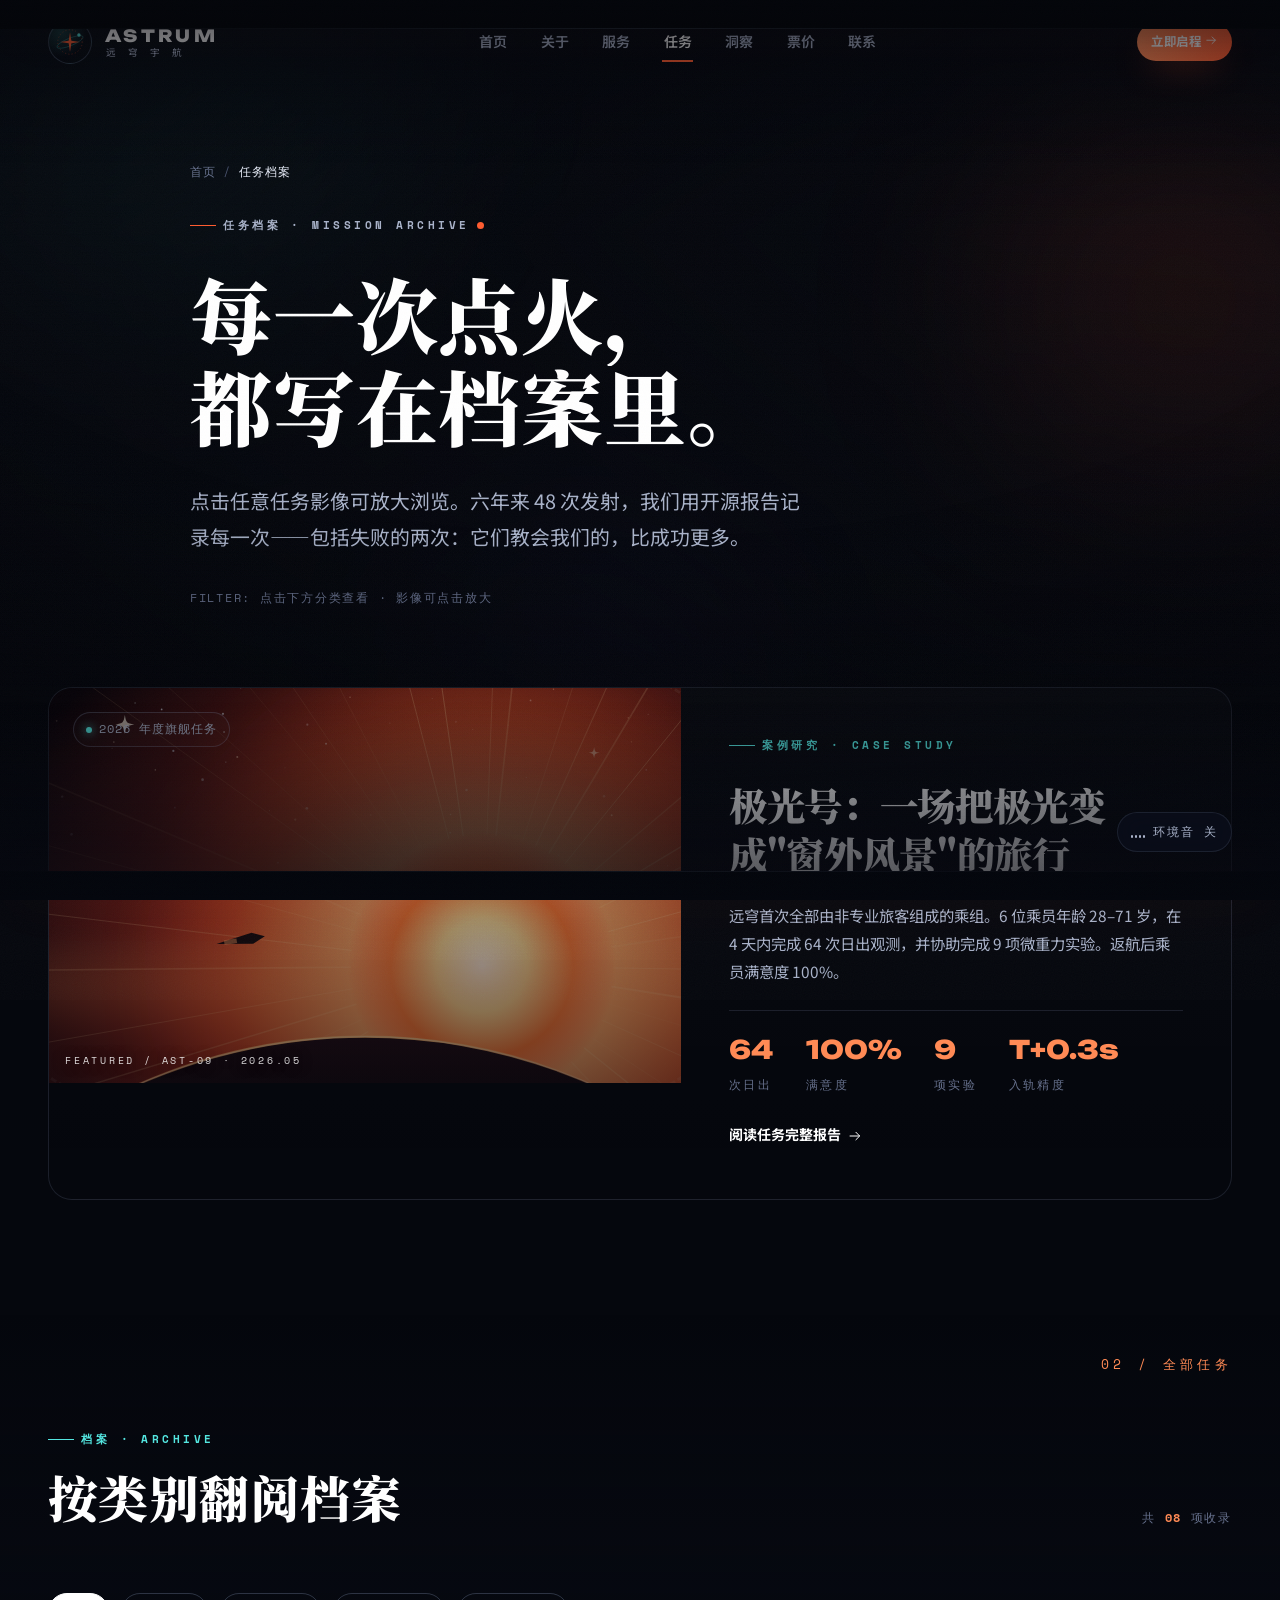
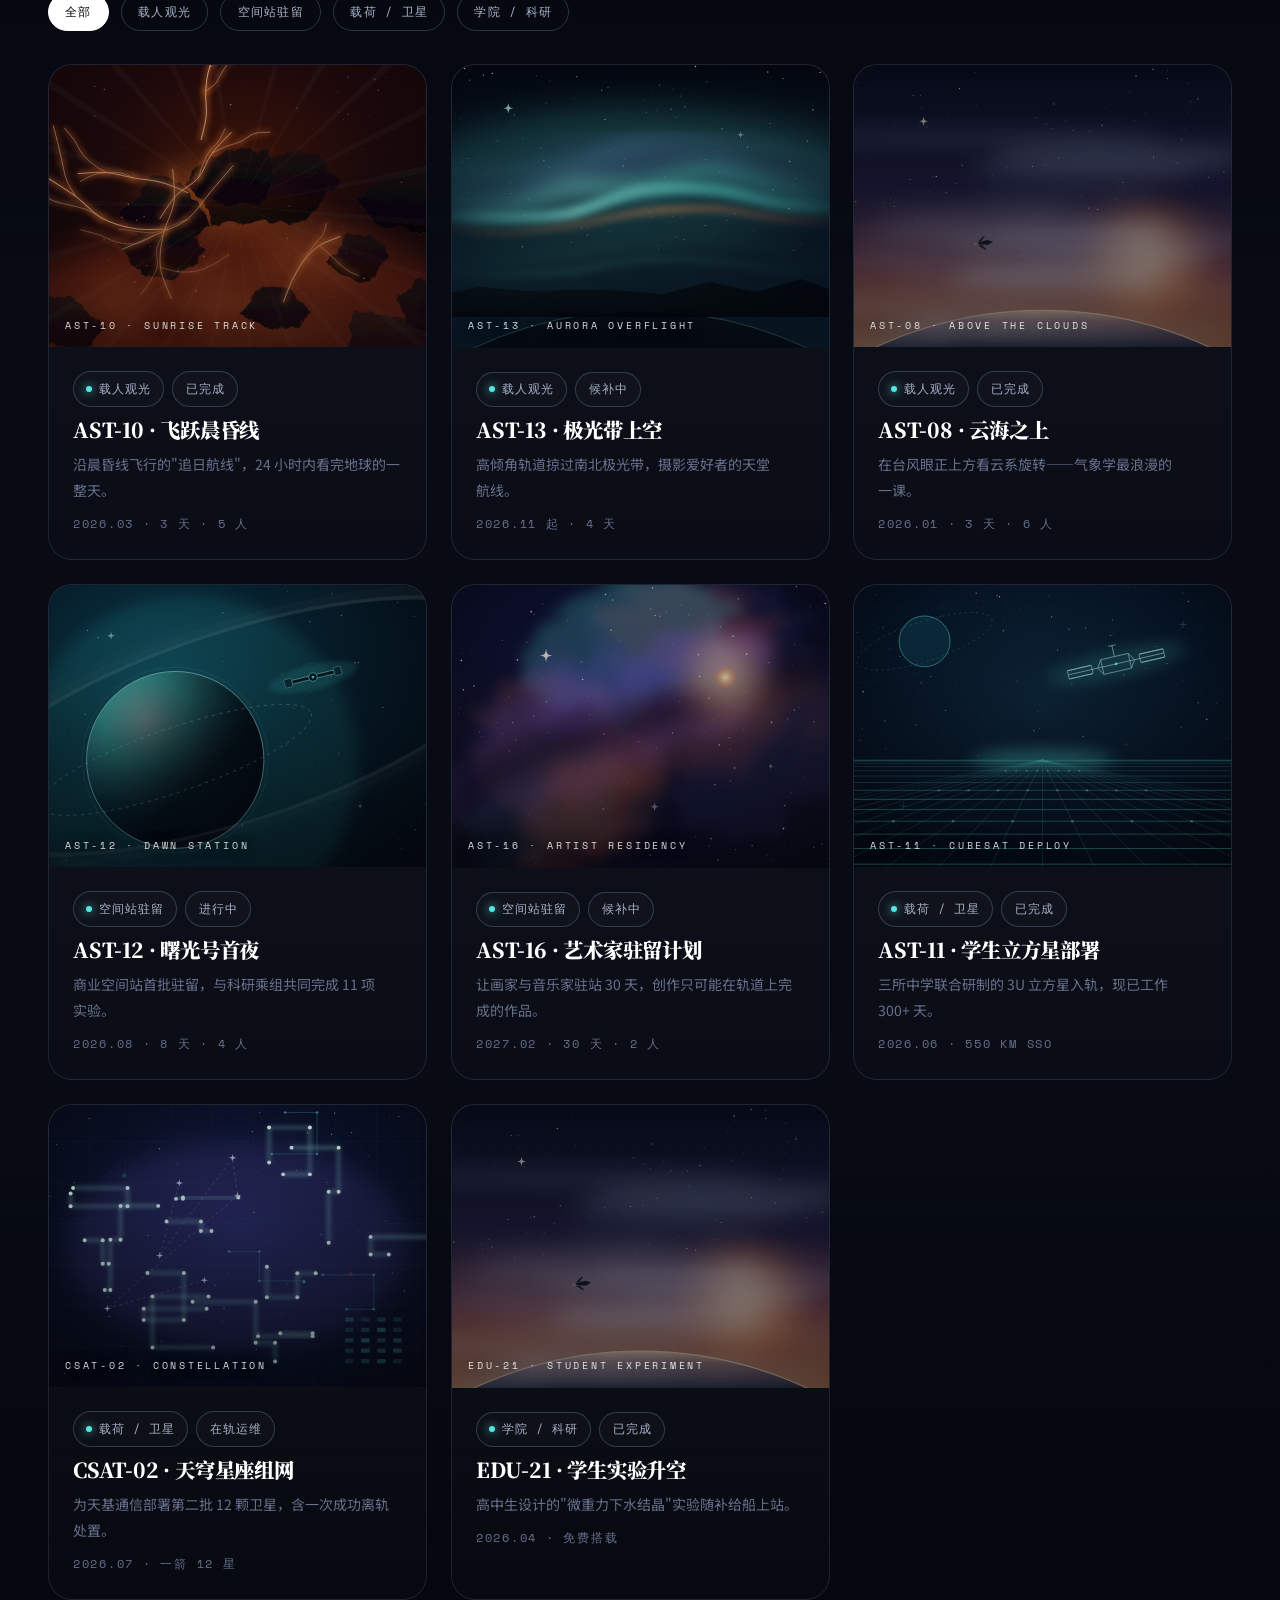
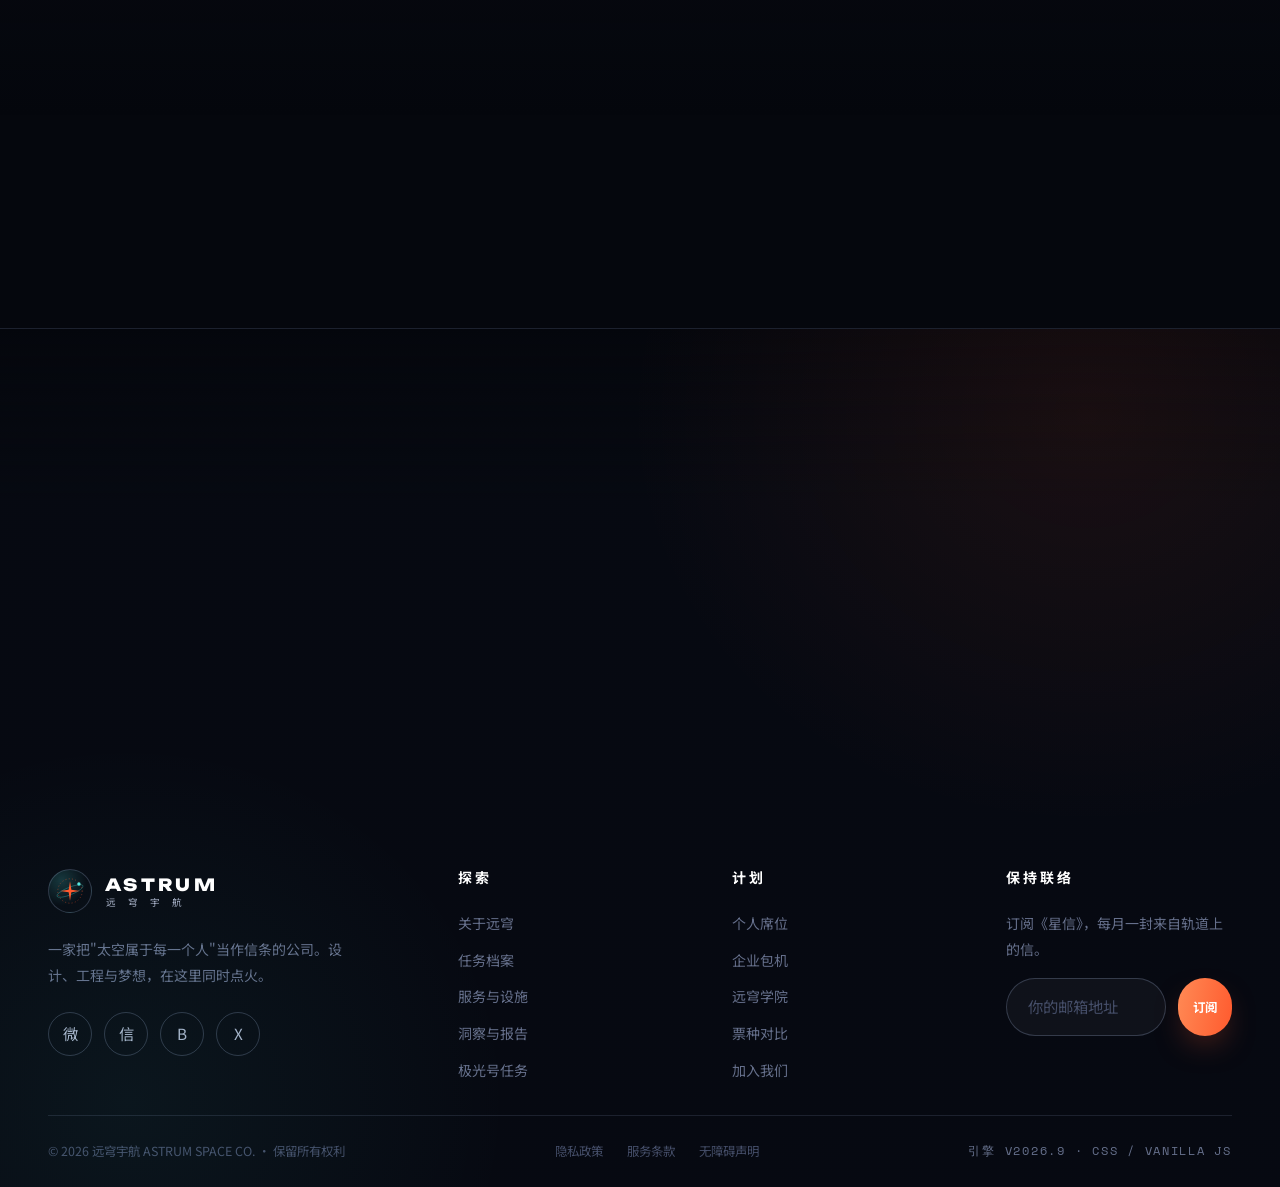
<file: work.html>
<!DOCTYPE html>
<html lang="zh-CN">
<head>
  <meta charset="UTF-8" />
  <meta name="viewport" content="width=device-width, initial-scale=1.0" />
  <title>任务档案 · 远穹宇航 ASTRUM</title>
  <meta name="description" content="远穹任务档案：历次载人观光、空间站驻留、载荷发射与学生实验的完整记录与影像。" />
  <meta name="theme-color" content="#05070d" />
  <link rel="icon" href="data:image/svg+xml,%3Csvg xmlns='http://www.w3.org/2000/svg' viewBox='0 0 64 64'%3E%3Crect width='64' height='64' rx='14' fill='%2305070d'/%3E%3Cpath d='M32 12 L34.6 29.4 L52 32 L34.6 34.6 L32 52 L29.4 34.6 L12 32 L29.4 29.4 Z' fill='%23ff5a2e'/%3E%3Ccircle cx='50' cy='18' r='4' fill='%2354e6e0'/%3E%3C/svg%3E" />
  <link rel="preconnect" href="https://fonts.googleapis.com" />
  <link rel="preconnect" href="https://fonts.gstatic.com" crossorigin />
  <link href="https://fonts.googleapis.com/css2?family=Unbounded:wght@400;600;700;800&family=Noto+Serif+SC:wght@600;700;900&family=Noto+Sans+SC:wght@300;400;500;600;700&family=Space+Mono:wght@400;700&display=swap" rel="stylesheet" />
  <meta name="view-transition" content="same-origin" />
  <link rel="stylesheet" href="assets/css/tokens.css" />
  <link rel="stylesheet" href="assets/css/components.css" />
  <link rel="stylesheet" href="assets/css/effects.css" />
  <link rel="stylesheet" href="assets/css/pages.css" />
  <link rel="stylesheet" href="assets/css/responsive.css" />
  <link rel="stylesheet" href="assets/css/cinematic.css" />
  <link rel="stylesheet" href="assets/css/motion.css" />
  <link rel="stylesheet" href="assets/css/graphics.css" />
</head>
<body>
  <a class="skip-link" href="#main">跳到主要内容</a>
  <div class="grain" aria-hidden="true"></div>
  <div class="vignette" aria-hidden="true"></div>
  <div class="cursor-dot" aria-hidden="true" style="opacity:0"></div>
  <div class="cursor-ring" aria-hidden="true" style="opacity:0"><span class="cursor-label"></span></div>

  <!-- 电影级光效层（无 WebGL 时自动降级为纯 CSS 氛围） -->
  <div class="cine-atmos" aria-hidden="true"><span class="cine-atmos__haze"></span></div>
  <div class="grain--cine" aria-hidden="true"></div>
  <div class="cine-scanlines" aria-hidden="true"></div>
  <div class="spotlight" aria-hidden="true"></div>
  <div class="cine-frame" aria-hidden="true">
    <span class="cine-bar cine-bar--top"></span>
    <span class="cine-bar cine-bar--bot"></span>
  </div>

  <div class="preloader" id="preloader" aria-hidden="true">
    <div class="preloader__inner">
      <div class="preloader__mark">
        <svg viewBox="0 0 64 64" width="72" height="72" fill="none" style="color:#ff5a2e">
          <circle cx="32" cy="32" r="27" stroke="currentColor" stroke-width="1.4" stroke-dasharray="2 5" opacity="0.6"/>
          <ellipse cx="32" cy="32" rx="31" ry="9" stroke="#54e6e0" stroke-width="1" opacity="0.5" transform="rotate(-22 32 32)"/>
          <path d="M32 10 L35 29.5 L54 32 L35 34.5 L32 54 L29 34.5 L10 32 L29 29.5 Z" fill="currentColor"/>
          <circle cx="52" cy="18" r="3.6" fill="#54e6e0"/>
        </svg>
      </div>
      <div class="preloader__name">ASTRUM</div>
      <div class="preloader__bar"><span></span></div>
      <div class="preloader__pct">000%</div>
      <div class="preloader__status">校准推进器</div>
    </div>
  </div>

  <header class="site-header" id="siteHeader">
    <div class="container-wide nav-inner">
      <a class="brand" href="index.html" aria-label="远穹宇航 首页">
        <span class="brand__mark"><svg viewBox="0 0 64 64" width="30" height="30" fill="none" style="color:#ff5a2e"><circle cx="32" cy="32" r="26" stroke="currentColor" stroke-width="1.4" stroke-dasharray="2 5" opacity="0.7"/><ellipse cx="32" cy="32" rx="30" ry="8" stroke="#54e6e0" stroke-width="1" opacity="0.55" transform="rotate(-22 32 32)"/><path d="M32 11 L34.9 29.1 L53 32 L34.9 34.9 L32 53 L29.1 34.9 L11 32 L29.1 29.1 Z" fill="currentColor"/><circle cx="51" cy="17" r="3.6" fill="#54e6e0"/></svg></span>
        <span class="brand__name"><span class="brand__name-en">ASTRUM</span><span class="brand__name-cn">远 穹 宇 航</span></span>
      </a>
      <nav class="nav-links" aria-label="主导航">
        <a class="nav-link" href="index.html">首页</a>
        <a class="nav-link" href="about.html">关于</a>
        <a class="nav-link" href="services.html">服务</a>
        <a class="nav-link active" href="work.html">任务</a>
        <a class="nav-link" href="blog.html">洞察</a>
        <a class="nav-link" href="pricing.html">票价</a>
        <a class="nav-link" href="contact.html">联系</a>
      </nav>
      <div class="nav-right">
        <a class="btn btn--primary btn--sm nav-cta-desktop" data-magnetic href="contact.html">立即启程 <span class="arrow">→</span></a>
        <button class="nav-toggle" aria-label="打开菜单" aria-expanded="false"><span class="bars"><span></span><span></span></span></button>
      </div>
    </div>
    <div class="scroll-progress" aria-hidden="true"></div>
  </header>

  <nav class="mobile-menu" id="mobileMenu" aria-label="移动端导航">
    <div class="mobile-menu__links">
      <a class="mobile-menu__link" style="--d:.02s" href="index.html"><span class="idx">01</span>首页</a>
      <a class="mobile-menu__link" style="--d:.06s" href="about.html"><span class="idx">02</span>关于</a>
      <a class="mobile-menu__link" style="--d:.1s" href="services.html"><span class="idx">03</span>服务</a>
      <a class="mobile-menu__link active" style="--d:.14s" href="work.html"><span class="idx">04</span>任务</a>
      <a class="mobile-menu__link" style="--d:.18s" href="blog.html"><span class="idx">05</span>洞察</a>
      <a class="mobile-menu__link" style="--d:.22s" href="pricing.html"><span class="idx">06</span>票价</a>
      <a class="mobile-menu__link" style="--d:.26s" href="contact.html"><span class="idx">07</span>联系</a>
    </div>
    <div class="mobile-menu__foot"><span>© <span class="js-year">2026</span> 远穹宇航 · 面向全人类开放</span><span>hello@astrum.space</span></div>
  </nav>

  <main id="main">
    <!-- 页头 -->
    <section class="page-hero">
      <div class="page-hero__bg aurora" data-gl-host data-gl-scroll aria-hidden="true">
        <canvas data-gl="dust" data-accent="ice" data-accent2="ember" data-count="700" data-spread="1.3"></canvas>
        <div class="cine-beams" data-beams="3" data-beam-seed="3041"></div>
        <div class="aurora__blob aurora__blob--1" style="opacity:.36"></div>
        <div class="aurora__blob aurora__blob--2" style="opacity:.3"></div>
        <div class="aurora__blob aurora__blob--3" style="opacity:.3"></div>
      </div>
      <div class="container page-hero__inner hero-stagger">
        <nav class="crumbs" aria-label="面包屑">
          <a href="index.html">首页</a><span class="slash">/</span><span class="cur">任务档案</span>
        </nav>
        <div class="overline overline--dot">任务档案 · MISSION ARCHIVE</div>
        <h1 class="page-hero__title cn">
          <span class="mask-line" style="--d:.05s"><span>每一次点火，</span></span>
          <span class="mask-line" style="--d:.16s"><span>都写在档案里。</span></span>
        </h1>
        <p class="lead" style="max-width:56ch">点击任意任务影像可放大浏览。六年来 48 次发射，我们用开源报告记录每一次——包括失败的两次：它们教会我们的，比成功更多。</p>
        <p class="mono-tag">FILTER: 点击下方分类查看 · 影像可点击放大</p>
      </div>
    </section>

    <!-- 特大案例 -->
    <section class="section section--flush-top" id="ast09">
      <div class="container">
        <div class="case-study" data-reveal="up">
          <div class="case-study__media fade-media" data-lb-item data-poster="poster--solar" data-glyph="☀" data-label="AST-09 · 极光号 追光之旅">
            <div class="poster poster--solar">
              <div class="poster__noise"></div>
              <div class="poster__glyph">☀</div>
              <span class="poster__code">FEATURED / AST-09 · 2026.05</span>
              <div class="poster-veil"></div>
            </div>
            <span class="chip mission-card__tag" style="top:var(--sp-5);left:var(--sp-5)"><span class="dot"></span>2026 年度旗舰任务</span>
          </div>
          <div class="case-study__body">
            <div class="overline overline--ice">案例研究 · CASE STUDY</div>
            <h2>极光号：一场把极光变成"窗外风景"的旅行</h2>
            <p class="lead" style="font-size:var(--fs-body)">远穹首次全部由非专业旅客组成的乘组。6 位乘员年龄 28–71 岁，在 4 天内完成 64 次日出观测，并协助完成 9 项微重力实验。返航后乘员满意度 100%。</p>
            <div class="case-study__stats">
              <div class="row"><b>64</b><span>次日出</span></div>
              <div class="row"><b>100%</b><span>满意度</span></div>
              <div class="row"><b>9</b><span>项实验</span></div>
              <div class="row"><b>T+0.3s</b><span>入轨精度</span></div>
            </div>
            <div>
              <a class="link-arrow" href="blog.html"><span class="txt">阅读任务完整报告</span><span class="ico">→</span></a>
            </div>
          </div>
        </div>
      </div>
    </section>

    <!-- 全部任务 -->
    <section class="section section--tint" id="archive">
      <div class="container">
        <span class="sec-num">02 / 全部任务</span>
        <div class="section-head section-head--row">
          <div class="section-head__inner">
            <div class="overline overline--ice" data-reveal="up">档案 · ARCHIVE</div>
            <h2 class="cn section-title" data-reveal="up">按类别翻阅档案</h2>
          </div>
          <div class="badge-inline" data-reveal="up"><span class="mono-tag">共 <b class="filter-count" style="color:var(--ember-2)">08</b> 项收录</span></div>
        </div>

        <div class="filter-bar" data-filter-bar data-filter-all="all" aria-label="任务分类" data-reveal="up">
          <button class="filter-btn active" data-filter="all">全部</button>
          <button class="filter-btn" data-filter="crew">载人观光</button>
          <button class="filter-btn" data-filter="station">空间站驻留</button>
          <button class="filter-btn" data-filter="cargo">载荷 / 卫星</button>
          <button class="filter-btn" data-filter="edu">学院 / 科研</button>
        </div>

        <div class="grid grid-cols-3" data-filter-grid style="position:relative">

          <!-- crew -->
          <article class="project-item" data-category="crew" data-reveal="up">
            <div class="card project-card tilt-wrap">
              <div class="tilt-card">
                <div class="project-card__media fade-media" data-lb-item data-poster="poster--magma" data-glyph="◈" data-label="AST-10 · 飞跃晨昏线">
                  <div class="poster poster--magma"><div class="poster__noise"></div><div class="poster__glyph">◈</div><span class="poster__code">AST-10 · SUNRISE TRACK</span><div class="poster-veil"></div></div>
                </div>
                <div class="project-card__body">
                  <div class="project-card__tags"><span class="chip"><span class="dot"></span>载人观光</span><span class="chip chip--ember">已完成</span></div>
                  <h3 class="project-card__title">AST-10 · 飞跃晨昏线</h3>
                  <p style="color:var(--ink-3);font-size:var(--fs-sm)">沿晨昏线飞行的"追日航线"，24 小时内看完地球的一整天。</p>
                  <span class="mono-tag">2026.03 · 3 天 · 5 人</span>
                </div>
                <div class="tilt-glare"></div>
              </div>
            </div>
          </article>

          <article class="project-item" data-category="crew" data-reveal="up" style="--d:.06s">
            <div class="card project-card tilt-wrap">
              <div class="tilt-card">
                <div class="project-card__media fade-media" data-lb-item data-poster="poster--aurora" data-glyph="♒" data-label="AST-13 · 极光带上空">
                  <div class="poster poster--aurora"><div class="poster__noise"></div><div class="poster__glyph">♒</div><span class="poster__code">AST-13 · AURORA OVERFLIGHT</span><div class="poster-veil"></div></div>
                </div>
                <div class="project-card__body">
                  <div class="project-card__tags"><span class="chip"><span class="dot"></span>载人观光</span><span class="chip">候补中</span></div>
                  <h3 class="project-card__title">AST-13 · 极光带上空</h3>
                  <p style="color:var(--ink-3);font-size:var(--fs-sm)">高倾角轨道掠过南北极光带，摄影爱好者的天堂航线。</p>
                  <span class="mono-tag">2026.11 起 · 4 天</span>
                </div>
                <div class="tilt-glare"></div>
              </div>
            </div>
          </article>

          <article class="project-item" data-category="crew" data-reveal="up" style="--d:.12s">
            <div class="card project-card tilt-wrap">
              <div class="tilt-card">
                <div class="project-card__media fade-media" data-lb-item data-poster="poster--mist" data-glyph="☁" data-label="AST-08 · 云海之上">
                  <div class="poster poster--mist"><div class="poster__noise"></div><div class="poster__glyph">☁</div><span class="poster__code">AST-08 · ABOVE THE CLOUDS</span><div class="poster-veil"></div></div>
                </div>
                <div class="project-card__body">
                  <div class="project-card__tags"><span class="chip"><span class="dot"></span>载人观光</span><span class="chip chip--ember">已完成</span></div>
                  <h3 class="project-card__title">AST-08 · 云海之上</h3>
                  <p style="color:var(--ink-3);font-size:var(--fs-sm)">在台风眼正上方看云系旋转——气象学最浪漫的一课。</p>
                  <span class="mono-tag">2026.01 · 3 天 · 6 人</span>
                </div>
                <div class="tilt-glare"></div>
              </div>
            </div>
          </article>

          <!-- station -->
          <article class="project-item" data-category="station" id="ast12" data-reveal="up">
            <div class="card project-card tilt-wrap">
              <div class="tilt-card">
                <div class="project-card__media fade-media" data-lb-item data-poster="poster--ice" data-glyph="◍" data-label="AST-12 · 曙光号首夜">
                  <div class="poster poster--ice"><div class="poster__noise"></div><div class="poster__glyph">◍</div><span class="poster__code">AST-12 · DAWN STATION</span><div class="poster-veil"></div></div>
                </div>
                <div class="project-card__body">
                  <div class="project-card__tags"><span class="chip"><span class="dot"></span>空间站驻留</span><span class="chip">进行中</span></div>
                  <h3 class="project-card__title">AST-12 · 曙光号首夜</h3>
                  <p style="color:var(--ink-3);font-size:var(--fs-sm)">商业空间站首批驻留，与科研乘组共同完成 11 项实验。</p>
                  <span class="mono-tag">2026.08 · 8 天 · 4 人</span>
                </div>
                <div class="tilt-glare"></div>
              </div>
            </div>
          </article>

          <article class="project-item" data-category="station" data-reveal="up" style="--d:.06s">
            <div class="card project-card tilt-wrap">
              <div class="tilt-card">
                <div class="project-card__media fade-media" data-lb-item data-poster="poster--nebula" data-glyph="✦" data-label="AST-16 · 艺术家驻留计划">
                  <div class="poster poster--nebula"><div class="poster__noise"></div><div class="poster__glyph">✦</div><span class="poster__code">AST-16 · ARTIST RESIDENCY</span><div class="poster-veil"></div></div>
                </div>
                <div class="project-card__body">
                  <div class="project-card__tags"><span class="chip"><span class="dot"></span>空间站驻留</span><span class="chip">候补中</span></div>
                  <h3 class="project-card__title">AST-16 · 艺术家驻留计划</h3>
                  <p style="color:var(--ink-3);font-size:var(--fs-sm)">让画家与音乐家驻站 30 天，创作只可能在轨道上完成的作品。</p>
                  <span class="mono-tag">2027.02 · 30 天 · 2 人</span>
                </div>
                <div class="tilt-glare"></div>
              </div>
            </div>
          </article>

          <!-- cargo -->
          <article class="project-item" data-category="cargo" data-reveal="up">
            <div class="card project-card tilt-wrap">
              <div class="tilt-card">
                <div class="project-card__media fade-media" data-lb-item data-poster="poster--grid" data-glyph="◈" data-label="AST-11 · 学生立方星部署">
                  <div class="poster poster--grid"><div class="poster__noise"></div><div class="poster__glyph">◈</div><span class="poster__code">AST-11 · CUBESAT DEPLOY</span><div class="poster-veil"></div></div>
                </div>
                <div class="project-card__body">
                  <div class="project-card__tags"><span class="chip"><span class="dot"></span>载荷 / 卫星</span><span class="chip chip--ember">已完成</span></div>
                  <h3 class="project-card__title">AST-11 · 学生立方星部署</h3>
                  <p style="color:var(--ink-3);font-size:var(--fs-sm)">三所中学联合研制的 3U 立方星入轨，现已工作 300+ 天。</p>
                  <span class="mono-tag">2026.06 · 550 km SSO</span>
                </div>
                <div class="tilt-glare"></div>
              </div>
            </div>
          </article>

          <article class="project-item" data-category="cargo" data-reveal="up" style="--d:.06s">
            <div class="card project-card tilt-wrap">
              <div class="tilt-card">
                <div class="project-card__media fade-media" data-lb-item data-poster="poster--circuit" data-glyph="⌬" data-label="CSAT-02 · 天穹星座组网">
                  <div class="poster poster--circuit"><div class="poster__noise"></div><div class="poster__glyph">⌬</div><span class="poster__code">CSAT-02 · CONSTELLATION</span><div class="poster-veil"></div></div>
                </div>
                <div class="project-card__body">
                  <div class="project-card__tags"><span class="chip"><span class="dot"></span>载荷 / 卫星</span><span class="chip">在轨运维</span></div>
                  <h3 class="project-card__title">CSAT-02 · 天穹星座组网</h3>
                  <p style="color:var(--ink-3);font-size:var(--fs-sm)">为天基通信部署第二批 12 颗卫星，含一次成功离轨处置。</p>
                  <span class="mono-tag">2026.07 · 一箭 12 星</span>
                </div>
                <div class="tilt-glare"></div>
              </div>
            </div>
          </article>

          <!-- edu -->
          <article class="project-item" data-category="edu" data-reveal="up">
            <div class="card project-card tilt-wrap">
              <div class="tilt-card">
                <div class="project-card__media fade-media" data-lb-item data-poster="poster--mist" data-glyph="✎" data-label="EDU-21 · 学生实验升空">
                  <div class="poster poster--mist"><div class="poster__noise"></div><div class="poster__glyph">✎</div><span class="poster__code">EDU-21 · STUDENT EXPERIMENT</span><div class="poster-veil"></div></div>
                </div>
                <div class="project-card__body">
                  <div class="project-card__tags"><span class="chip"><span class="dot"></span>学院 / 科研</span><span class="chip chip--ember">已完成</span></div>
                  <h3 class="project-card__title">EDU-21 · 学生实验升空</h3>
                  <p style="color:var(--ink-3);font-size:var(--fs-sm)">高中生设计的"微重力下水结晶"实验随补给船上站。</p>
                  <span class="mono-tag">2026.04 · 免费搭载</span>
                </div>
                <div class="tilt-glare"></div>
              </div>
            </div>
          </article>

        </div>
      </div>
    </section>

    <!-- 说明带 -->
    <section class="section section--tight" id="disclosure">
      <div class="container">
        <div class="duo" style="align-items:start;gap:var(--sp-6)">
          <div>
            <div class="overline" data-reveal="up">我们的失败 · FAILURES</div>
            <h3 class="cn" style="font-family:var(--font-serif);font-weight:900;font-size:var(--fs-h3);margin-top:1rem" data-reveal="up">透明，是最好的安全记录</h3>
          </div>
          <div class="lead" style="font-size:var(--fs-body)" data-reveal="up">2022 年的两次货运发射失败后，我们公开了全部遥测数据与故障报告，并重新设计了阀门密封方案。此后 44 次发射全部成功——因为我们从不把失败藏进抽屉，而是把它焊进下一次飞行。</div>
        </div>
      </div>
    </section>
  </main>

  <footer class="site-footer">
    <div class="foot-cta">
      <div class="container">
        <div class="overline overline--center" data-reveal="up">SEE IT FOR YOURSELF</div>
        <h2 class="foot-cta__title cn" data-reveal="up" style="--d:.06s">档案看完了，<br /><span class="grad-text-fire">下一段影像里，想有你。</span></h2>
        <div class="foot-cta__actions" data-reveal="up" style="--d:.12s">
          <a class="btn btn--primary btn--lg" data-magnetic href="pricing.html">查看 2027 席位 <span class="arrow">→</span></a>
          <a class="btn btn--ghost btn--lg" data-magnetic href="contact.html">预约咨询</a>
        </div>
      </div>
    </div>

    <div class="container">
      <div class="foot-grid">
        <div class="foot-brand-col">
          <a class="brand" href="index.html" aria-label="远穹宇航首页">
            <span class="brand__mark"><svg viewBox="0 0 64 64" width="30" height="30" fill="none" style="color:#ff5a2e"><circle cx="32" cy="32" r="26" stroke="currentColor" stroke-width="1.4" stroke-dasharray="2 5" opacity="0.7"/><ellipse cx="32" cy="32" rx="30" ry="8" stroke="#54e6e0" stroke-width="1" opacity="0.55" transform="rotate(-22 32 32)"/><path d="M32 11 L34.9 29.1 L53 32 L34.9 34.9 L32 53 L29.1 34.9 L11 32 L29.1 29.1 Z" fill="currentColor"/><circle cx="51" cy="17" r="3.6" fill="#54e6e0"/></svg></span>
            <span class="brand__name"><span class="brand__name-en">ASTRUM</span><span class="brand__name-cn">远 穹 宇 航</span></span>
          </a>
          <p>一家把"太空属于每一个人"当作信条的公司。设计、工程与梦想，在这里同时点火。</p>
          <div class="foot-socials" aria-label="社交媒体">
            <a class="foot-social" href="#" aria-label="微博">微</a>
            <a class="foot-social" href="#" aria-label="微信公众号">信</a>
            <a class="foot-social" href="#" aria-label="哔哩哔哩">B</a>
            <a class="foot-social" href="#" aria-label="X 平台">X</a>
          </div>
        </div>
        <div class="foot-col">
          <h4>探索</h4>
          <div class="foot-links">
            <a href="about.html">关于远穹</a>
            <a href="work.html">任务档案</a>
            <a href="services.html">服务与设施</a>
            <a href="blog.html">洞察与报告</a>
            <a href="work.html#ast09">极光号任务</a>
          </div>
        </div>
        <div class="foot-col">
          <h4>计划</h4>
          <div class="foot-links">
            <a href="pricing.html">个人席位</a>
            <a href="pricing.html#annual">企业包机</a>
            <a href="services.html#edu">远穹学院</a>
            <a href="pricing.html#compare">票种对比</a>
            <a href="contact.html">加入我们</a>
          </div>
        </div>
        <div class="foot-col">
          <h4>保持联络</h4>
          <p style="color:var(--ink-3);font-size:var(--fs-sm);margin-bottom:1rem">订阅《星信》，每月一封来自轨道上的信。</p>
          <div class="newsletter" data-newsletter>
            <form data-validate data-form="newsletter" novalidate>
              <div class="field" style="display:contents">
                <label class="visually-hidden" for="nl-email">电子邮箱</label>
                <input id="nl-email" type="email" name="email" placeholder="你的邮箱地址" required />
              </div>
              <button class="btn btn--primary btn--sm" type="submit">订阅</button>
            </form>
            <p class="ok-msg">✓ 欢迎加入星信，下一封信将从轨道寄出。</p>
          </div>
        </div>
      </div>
      <div class="foot-bottom">
        <div>© <span class="js-year">2026</span> 远穹宇航 ASTRUM SPACE CO. · 保留所有权利</div>
        <nav aria-label="法律信息">
          <a href="#">隐私政策</a>
          <a href="#">服务条款</a>
          <a href="#">无障碍声明</a>
        </nav>
        <div class="mono-tag">引擎 v2026.9 · CSS / VANILLA JS</div>
      </div>
    </div>
  </footer>

  <button class="to-top" aria-label="返回顶部">↑</button>
  <div class="lightbox" id="lightbox" role="dialog" aria-modal="true" aria-label="任务影像预览">
    <div class="lb-stage">
      <div class="lb-media"></div>
      <div class="lb-cap"><strong>任务预览</strong><span class="mono-tag">ASTRUM ARCHIVE</span></div>
      <span class="lb-count"></span>
      <button class="lb-close" aria-label="关闭">✕</button>
      <button class="lb-nav lb-nav--prev" aria-label="上一个">←</button>
      <button class="lb-nav lb-nav--next" aria-label="下一个">→</button>
    </div>
  </div>

  <button class="audio-toggle" id="audioToggle" type="button" aria-pressed="false" aria-label="开启环境音">
    <span class="audio-toggle__bars" aria-hidden="true"><i></i><i></i><i></i><i></i></span>
    <span class="audio-toggle__txt">环境音 关</span>
  </button>

  <script src="assets/js/gl/gl-core.js"></script>
  <script src="assets/js/gl/gl-nebula.js"></script>
  <script src="assets/js/gl/gl-light.js"></script>
  <script src="assets/js/gl/gl-lens.js"></script>
  <script src="assets/js/motion.js"></script>
  <script src="assets/js/transitions.js"></script>
  <script src="assets/js/audio.js"></script>
  <script src="assets/js/cinematic.js"></script>
  <script src="assets/js/art.js"></script>
  <script src="assets/js/icons.js"></script>
  <script src="assets/js/pages.js"></script>
  <script src="assets/js/app.js"></script>
</body>
</html>
</file>
<file: assets/css/tokens.css>
/* ============================================================
   ASTRUM 远穹 — 设计令牌与基础样式
   File : assets/css/tokens.css
   ============================================================ */

/* ---------- 断点 ---------- */
/*
   sm : 480px
   md : 768px
   lg : 1024px
   xl : 1280px
   xxl: 1600px
*/

/* ---------- 设计令牌 ---------- */
:root {
  /* 色板 — 深空墨蓝 + 等离子余烬 + 冰晶青 */
  --bg-0: #05070d;            /* 最深背景 */
  --bg-1: #080b14;            /* 次级背景 */
  --bg-2: #0c1120;            /* 卡片 / 浮层 */
  --bg-3: #111833;            /* 高亮悬浮 */

  --ink-0: #ffffff;
  --ink-1: #e8edfa;           /* 主文字 */
  --ink-2: #a8b2c9;           /* 次级文字 */
  --ink-3: #66708c;           /* 弱文字 */
  --ink-4: #454e69;           /* 占位 / 描边弱 */

  --line-1: rgba(160, 178, 216, 0.14);
  --line-2: rgba(160, 178, 216, 0.26);
  --line-3: rgba(160, 178, 216, 0.42);

  --ember: #ff5a2e;           /* 主强调 — 等离子橙 */
  --ember-2: #ff8a55;
  --ember-3: #c73a10;
  --ice: #54e6e0;             /* 次强调 — 冰晶青 */
  --ice-2: #8ff5ef;
  --ice-3: #17b3b8;
  --violet-deep: #2b1a4d;

  --ember-rgb: 255, 90, 46;
  --ice-rgb: 84, 230, 224;

  --grad-ember: linear-gradient(100deg, var(--ember-2), var(--ember));
  --grad-ice: linear-gradient(100deg, var(--ice-2), var(--ice-3));
  --grad-fire: linear-gradient(115deg, #ffd54a 0%, #ff8a3d 34%, #ff4d2e 66%, #ff2e63 100%);
  --grad-aurora: linear-gradient(120deg, #54e6e0 0%, #5a8bff 38%, #b06cff 68%, #ff5a2e 100%);
  --grad-ink: linear-gradient(180deg, var(--ink-0) 0%, var(--ink-1) 55%, var(--ink-3) 100%);

  /* 玻璃 */
  --glass: rgba(13, 18, 34, 0.55);
  --glass-strong: rgba(10, 14, 26, 0.82);
  --glass-border: rgba(160, 178, 216, 0.12);

  /* 圆角 */
  --r-xs: 6px;
  --r-sm: 10px;
  --r-md: 16px;
  --r-lg: 24px;
  --r-xl: 36px;
  --r-pill: 999px;

  /* 阴影 */
  --sh-xs: 0 1px 2px rgba(0, 0, 0, 0.4);
  --sh-sm: 0 8px 24px -12px rgba(0, 0, 0, 0.65);
  --sh-md: 0 24px 60px -22px rgba(0, 0, 0, 0.7);
  --sh-lg: 0 40px 120px -30px rgba(0, 0, 0, 0.85);
  --glow-ember: 0 0 0 1px rgba(var(--ember-rgb), 0.35), 0 12px 60px -10px rgba(var(--ember-rgb), 0.5);
  --glow-ice: 0 0 0 1px rgba(var(--ice-rgb), 0.3), 0 12px 60px -10px rgba(var(--ice-rgb), 0.45);

  /* 字族 */
  --font-display: "Unbounded", "Noto Sans SC", system-ui, sans-serif;
  --font-serif: "Noto Serif SC", "Songti SC", "SimSun", Georgia, serif;
  --font-sans: "Noto Sans SC", "PingFang SC", "Microsoft YaHei", system-ui, sans-serif;
  --font-mono: "Space Mono", "JetBrains Mono", ui-monospace, "SFMono-Regular", Menlo, monospace;

  /* 字号比例 (clamp: 320px → 1440px) */
  --fs-hero: clamp(2.6rem, 8.4vw, 7.6rem);
  --fs-h1: clamp(2.1rem, 5.6vw, 4.6rem);
  --fs-h2: clamp(1.7rem, 3.9vw, 3.2rem);
  --fs-h3: clamp(1.25rem, 2.2vw, 1.9rem);
  --fs-h4: clamp(1.05rem, 1.6vw, 1.35rem);
  --fs-lead: clamp(1.02rem, 1.55vw, 1.32rem);
  --fs-body: clamp(0.96rem, 1.05vw, 1.05rem);
  --fs-sm: 0.875rem;
  --fs-xs: 0.78rem;

  --fs-overline: 0.68rem;
  --fs-label: 0.72rem;

  --lh-tight: 1.08;
  --lh-snug: 1.28;
  --lh-body: 1.82;

  /* 间距刻度 */
  --sp-1: 0.25rem;
  --sp-2: 0.5rem;
  --sp-3: 0.75rem;
  --sp-4: 1rem;
  --sp-5: 1.5rem;
  --sp-6: 2rem;
  --sp-7: 3rem;
  --sp-8: 4rem;
  --sp-9: 6rem;
  --sp-10: 8rem;

  /* 布局 */
  --container: 1280px;
  --container-wide: 1560px;
  --gutter: clamp(1.25rem, 4vw, 3rem);
  --nav-h: 84px;

  /* 动效节奏 (Kowalski 校准) */
  --ease-out: cubic-bezier(0.16, 1, 0.3, 1);
  --ease-io: cubic-bezier(0.83, 0, 0.17, 1);
  --ease-spring: cubic-bezier(0.34, 1.56, 0.64, 1);
  --ease-in: cubic-bezier(0.7, 0, 0.84, 0);
  --dur-1: 120ms;
  --dur-2: 200ms;
  --dur-3: 350ms;
  --dur-4: 500ms;
  --dur-5: 700ms;
  --dur-6: 1000ms;
  --dur-7: 1400ms;

  --z-bg: 0;
  --z-grain: 60;
  --z-canvas: 1;
  --z-content: 5;
  --z-nav: 40;
  --z-menu: 45;
  --z-preloader: 90;
  --z-cursor: 95;
  --z-lightbox: 80;
  --z-toast: 85;
  --z-totop: 30;
}

/* ---------- Reset ---------- */
*, *::before, *::after {
  box-sizing: border-box;
  margin: 0;
  padding: 0;
}

html {
  -webkit-text-size-adjust: 100%;
  scroll-behavior: smooth;
}

@media (prefers-reduced-motion: reduce) {
  html { scroll-behavior: auto; }
}

body {
  font-family: var(--font-sans);
  font-size: var(--fs-body);
  line-height: var(--lh-body);
  color: var(--ink-1);
  background-color: var(--bg-0);
  -webkit-font-smoothing: antialiased;
  -moz-osx-font-smoothing: grayscale;
  overflow-x: clip;
  min-height: 100vh;
}

body.is-locked {
  overflow: hidden;
}

img, svg, video, canvas {
  display: block;
  max-width: 100%;
}

a {
  color: inherit;
  text-decoration: none;
}

button {
  font: inherit;
  color: inherit;
  background: none;
  border: 0;
  cursor: pointer;
}

input, textarea, select {
  font: inherit;
  color: inherit;
}

ul, ol {
  list-style: none;
}

::selection {
  background: rgba(var(--ember-rgb), 0.85);
  color: #fff;
}

/* 焦点可见性 */
:focus-visible {
  outline: 2px solid var(--ice);
  outline-offset: 3px;
  border-radius: 3px;
}

/* 滚动条 */
::-webkit-scrollbar { width: 11px; height: 11px; }
::-webkit-scrollbar-track { background: var(--bg-0); }
::-webkit-scrollbar-thumb {
  background: linear-gradient(180deg, #232c49, #1a2138);
  border-radius: var(--r-pill);
  border: 3px solid var(--bg-0);
}
::-webkit-scrollbar-thumb:hover { background: #33406b; }

/* ---------- 无障碍辅助 ---------- */
.skip-link {
  position: fixed;
  top: -100px;
  left: var(--gutter);
  z-index: var(--z-toast);
  padding: 0.8em 1.4em;
  background: var(--ember);
  color: #fff;
  font-weight: 700;
  border-radius: var(--r-sm);
  transition: top var(--dur-3) var(--ease-out);
}
.skip-link:focus { top: 16px; }

.visually-hidden {
  position: absolute !important;
  width: 1px; height: 1px;
  margin: -1px;
  padding: 0;
  overflow: hidden;
  clip: rect(0 0 0 0);
  white-space: nowrap;
  border: 0;
}

/* ---------- 排版工具 ---------- */
.font-display { font-family: var(--font-display); }
.font-serif { font-family: var(--font-serif); }
.font-mono { font-family: var(--font-mono); }

.display-cn { font-family: var(--font-serif); font-weight: 800; }

h1, h2, h3, h4, h5 {
  font-family: var(--font-display);
  font-weight: 600;
  line-height: var(--lh-snug);
  letter-spacing: -0.01em;
  color: var(--ink-0);
  text-wrap: balance;
}

h1.cn, h2.cn, h3.cn {
  font-family: var(--font-serif);
  font-weight: 900;
  letter-spacing: 0.01em;
}

p { text-wrap: pretty; }

.text-ink-0 { color: var(--ink-0); }
.text-ink-2 { color: var(--ink-2); }
.text-ink-3 { color: var(--ink-3); }
.text-ember { color: var(--ember-2); }
.text-ice { color: var(--ice); }

.grad-text-fire {
  background: var(--grad-fire);
  -webkit-background-clip: text;
  background-clip: text;
  color: transparent;
}
.grad-text-aurora {
  background: var(--grad-aurora);
  -webkit-background-clip: text;
  background-clip: text;
  color: transparent;
}
.grad-text-ink {
  background: var(--grad-ink);
  -webkit-background-clip: text;
  background-clip: text;
  color: transparent;
}

/* ---------- 布局容器 ---------- */
.container {
  width: min(100% - var(--gutter) * 2, var(--container));
  margin-inline: auto;
}
.container-wide {
  width: min(100% - var(--gutter) * 2, var(--container-wide));
  margin-inline: auto;
}
.container-fluid {
  width: 100%;
  padding-inline: var(--gutter);
}

/* ---------- 通用区块 ---------- */
main { position: relative; z-index: var(--z-content); }

.section {
  position: relative;
  padding-block: clamp(4.5rem, 9vw, 9rem);
}

.section--flush-top { padding-top: 0; }
.section--tight { padding-block: clamp(2.5rem, 5vw, 4.5rem); }
.section--tint { background: linear-gradient(180deg, transparent, var(--bg-1) 30%, var(--bg-1) 70%, transparent); }

/* 区块头部 */
.section-head {
  display: grid;
  gap: var(--sp-4);
  margin-bottom: clamp(2.5rem, 5vw, 4.5rem);
}
.section-head--row {
  display: flex;
  flex-wrap: wrap;
  align-items: flex-end;
  justify-content: space-between;
  gap: var(--sp-6);
}
.section-head__inner { max-width: 720px; display: grid; gap: var(--sp-4); }

.section-title { font-size: var(--fs-h2); }

/* 上方标签线 */
.overline {
  display: inline-flex;
  align-items: center;
  gap: 0.65em;
  font-family: var(--font-mono);
  font-size: var(--fs-overline);
  font-weight: 700;
  letter-spacing: 0.32em;
  text-transform: uppercase;
  color: var(--ink-2);
}
.overline::before {
  content: "";
  width: 26px;
  height: 1px;
  background: var(--ember);
}
.overline--dot::after {
  content: "";
  width: 7px;
  height: 7px;
  border-radius: 50%;
  background: var(--ember);
  box-shadow: 0 0 0 0 rgba(var(--ember-rgb), 0.6);
  animation: pulse-dot 2.4s var(--ease-out) infinite;
}
.overline--ice { color: var(--ice); }
.overline--ice::before { background: var(--ice); }
.overline--center::before { display: none; }
.overline--center { justify-content: center; }

@keyframes pulse-dot {
  0%   { box-shadow: 0 0 0 0 rgba(var(--ember-rgb), 0.55); }
  70%  { box-shadow: 0 0 0 9px rgba(var(--ember-rgb), 0); }
  100% { box-shadow: 0 0 0 0 rgba(var(--ember-rgb), 0); }
}

/* 背景序号 */
.sec-num {
  position: absolute;
  top: clamp(1rem, 3vw, 2.4rem);
  right: var(--gutter);
  font-family: var(--font-mono);
  font-size: clamp(0.7rem, 1vw, 0.85rem);
  color: var(--ink-4);
  letter-spacing: 0.25em;
  pointer-events: none;
}

/* 水印大字 */
.ghost-word {
  position: absolute;
  top: 50%;
  transform: translateY(-50%);
  right: -2%;
  font-family: var(--font-display);
  font-weight: 800;
  font-size: clamp(5rem, 18vw, 20rem);
  line-height: 1;
  letter-spacing: -0.04em;
  color: transparent;
  -webkit-text-stroke: 1px rgba(160, 178, 216, 0.07);
  pointer-events: none;
  user-select: none;
  z-index: 0;
}

/* ---------- 文本辅助 ---------- */
.text-center { text-align: center; }
.text-left { text-align: left; }
.hidden { display: none !important; }

/* 关键词高亮强调内联 */
.strong-ember { color: var(--ember-2); }
.strong-ice { color: var(--ice); }

.lead {
  font-size: var(--fs-lead);
  color: var(--ink-2);
  line-height: var(--lh-body);
}

/* 引文大段 */
.quote-xl {
  font-family: var(--font-serif);
  font-weight: 700;
  font-size: clamp(1.35rem, 2.6vw, 2.2rem);
  line-height: 1.65;
  color: var(--ink-0);
}

/* 小徽标 数字/索引 */
.mono-tag {
  font-family: var(--font-mono);
  font-size: var(--fs-xs);
  letter-spacing: 0.14em;
  color: var(--ink-3);
  text-transform: uppercase;
}

/* 虚线分隔 */
.hr-line {
  height: 1px;
  border: 0;
  background: linear-gradient(90deg, var(--line-1), transparent);
  margin-block: var(--sp-6);
}

/* 星号装饰 */
.star-glyph {
  color: var(--ember);
  font-family: var(--font-mono);
}

/* 图片/图形替换区（纯 CSS 艺术海报，离线可用） */
.art-poster {
  position: relative;
  overflow: hidden;
  background: radial-gradient(120% 120% at 20% 10%, var(--bg-3), var(--bg-1) 60%, var(--bg-0));
}
.art-poster::after {
  content: "";
  position: absolute;
  inset: 0;
  background-image: radial-gradient(rgba(255,255,255,0.05) 1px, transparent 1px);
  background-size: 22px 22px;
  opacity: 0.5;
  pointer-events: none;
}

/* ============================================================
   电影级扩展令牌 (Cinematic v2)
   —— 供 cinematic.css / motion.css / WebGL 着色器共用
   ============================================================ */
:root {
  /* 空间深度（视差系数，供 JS 读取：data-depth="2" → --depth-2） */
  --depth-0: 0;
  --depth-1: 0.05;
  --depth-2: 0.12;
  --depth-3: 0.24;
  --depth-4: 0.42;
  --depth-5: 0.68;

  /* 体积光 / 辉光 */
  --glow-warm: rgba(255, 150, 92, 0.55);
  --glow-cool: rgba(110, 230, 228, 0.5);
  --glow-violet: rgba(140, 116, 255, 0.45);
  --bloom-soft: 0 0 34px -4px rgba(255, 255, 255, 0.14);
  --bloom-ember: 0 0 74px -8px rgba(var(--ember-rgb), 0.62);
  --bloom-ice: 0 0 74px -8px rgba(var(--ice-rgb), 0.55);

  /* 模糊档位（景深层） */
  --blur-xs: 3px;
  --blur-sm: 8px;
  --blur-md: 20px;
  --blur-lg: 46px;
  --blur-xl: 110px;

  /* 色散（镜头） */
  --disp-warm: rgba(var(--ember-rgb), 0.8);
  --disp-cool: rgba(var(--ice-rgb), 0.75);
  --disp-ink: rgba(10, 14, 26, 0.65);

  /* 遮幅（letterbox）与安全区 */
  --cine-bar: clamp(0px, 3.2vh, 72px);
  --cine-safe-top: calc(var(--nav-h) + 0.5rem);

  /* 大气雾 */
  --fog-1: rgba(8, 12, 24, 0.42);
  --fog-2: rgba(5, 7, 13, 0.72);
  --fog-ember: rgba(255, 90, 46, 0.16);
  --fog-ice: rgba(84, 230, 224, 0.14);

  /* 编排节奏（比基础 --dur-* 更密，用于逐项 stagger） */
  --beat-1: 70ms;
  --beat-2: 110ms;
  --beat-3: 160ms;
  --beat-4: 240ms;

  /* 缓动扩展 */
  --ease-cine: cubic-bezier(0.22, 0.61, 0.36, 1);
  --ease-cine-in: cubic-bezier(0.55, 0.06, 0.68, 0.19);
  --ease-swift: cubic-bezier(0.4, 0, 0.2, 1);
  --ease-glide: cubic-bezier(0.19, 1, 0.22, 1);

  /* 动画上下文的进度（由 JS 写入 0→1，CSS 可直接消费） */
  --scene-p: 0;
  --depth-x: 0;
  --depth-y: 0;

  /* 层级补充 */
  --z-cine: 58;
  --z-audio: 70;
  --z-beam: 2;
}
</file>
<file: assets/css/components.css>
/* ============================================================
   ASTRUM 远穹 — 组件样式
   File : assets/css/components.css
   ============================================================ */

/* ================= 按钮 ================= */
.btn {
  position: relative;
  display: inline-flex;
  align-items: center;
  justify-content: center;
  gap: 0.65em;
  padding: 0.95em 1.7em;
  font-family: var(--font-sans);
  font-size: var(--fs-sm);
  font-weight: 700;
  letter-spacing: 0.04em;
  color: var(--ink-0);
  border-radius: var(--r-pill);
  overflow: hidden;
  white-space: nowrap;
  isolation: isolate;
  transition: transform var(--dur-2) var(--ease-out), box-shadow var(--dur-3) var(--ease-out), background-color var(--dur-3) var(--ease-out), color var(--dur-3) var(--ease-out), border-color var(--dur-3) var(--ease-out);
}
.btn:active { transform: scale(0.97); }

.btn--primary {
  background: var(--grad-ember);
  color: #fff;
  box-shadow: 0 14px 34px -14px rgba(var(--ember-rgb), 0.65);
}
.btn--primary::before {
  content: "";
  position: absolute;
  inset: 0;
  background: linear-gradient(110deg, transparent 30%, rgba(255,255,255,0.35) 50%, transparent 70%);
  transform: translateX(-120%);
  transition: transform 0.8s var(--ease-out);
  z-index: -1;
}
.btn--primary:hover { transform: translateY(-2px); box-shadow: 0 22px 48px -16px rgba(var(--ember-rgb), 0.8); }
.btn--primary:hover::before { transform: translateX(120%); }

.btn--ghost {
  background: transparent;
  color: var(--ink-0);
  border: 1px solid var(--line-2);
  backdrop-filter: blur(6px);
}
.btn--ghost:hover { border-color: var(--ink-2); background: rgba(255,255,255,0.05); transform: translateY(-2px); }

.btn--line {
  background: transparent;
  padding: 0 0 0.5em;
  border-radius: 0;
  color: var(--ink-0);
}
.btn--line::after {
  content: "";
  position: absolute;
  left: 0; bottom: 0;
  width: 100%; height: 1px;
  background: currentColor;
  transform: scaleX(0.25);
  transform-origin: left;
  opacity: 0.5;
  transition: transform var(--dur-4) var(--ease-out), opacity var(--dur-3);
}
.btn--line:hover::after { transform: scaleX(1); opacity: 1; }

.btn--ice {
  background: var(--grad-ice);
  color: #02231f;
  box-shadow: 0 14px 34px -14px rgba(var(--ice-rgb), 0.6);
}
.btn--ice:hover { transform: translateY(-2px); box-shadow: 0 22px 48px -16px rgba(var(--ice-rgb), 0.75); }

.btn--sm { padding: 0.6em 1.15em; font-size: var(--fs-xs); }
.btn--lg { padding: 1.15em 2.2em; font-size: var(--fs-body); }

.btn .arrow {
  display: inline-flex;
  transition: transform var(--dur-3) var(--ease-out);
}
.btn:hover .arrow { transform: translateX(4px); }

/* 圆角方块按钮 (滑块等) */
.icon-btn {
  display: inline-grid;
  place-items: center;
  width: 52px; height: 52px;
  border-radius: 50%;
  border: 1px solid var(--line-2);
  color: var(--ink-0);
  transition: background-color var(--dur-2) var(--ease-out), border-color var(--dur-2), color var(--dur-2), transform var(--dur-2) var(--ease-out);
}
.icon-btn:hover { background: var(--ember); border-color: var(--ember); transform: translateY(-2px); }
.icon-btn:disabled { opacity: 0.35; pointer-events: none; }
.icon-btn--ice:hover { background: var(--ice); border-color: var(--ice); color: #02231f; }

/* 文字箭头链接 */
.link-arrow {
  display: inline-flex;
  align-items: center;
  gap: 0.5em;
  font-weight: 700;
  font-size: var(--fs-sm);
  color: var(--ink-0);
}
.link-arrow .txt { position: relative; padding-bottom: 3px; }
.link-arrow .txt::after {
  content: "";
  position: absolute;
  left: 0; bottom: 0; width: 100%; height: 1px;
  background: var(--ember);
  transform: scaleX(0);
  transform-origin: right;
  transition: transform var(--dur-3) var(--ease-out);
}
.link-arrow:hover .txt::after { transform: scaleX(1); transform-origin: left; }
.link-arrow .ico { transition: transform var(--dur-3) var(--ease-out); }
.link-arrow:hover .ico { transform: translateX(5px); }

/* chip */
.chip {
  display: inline-flex;
  align-items: center;
  gap: 0.5em;
  padding: 0.42em 1em;
  border: 1px solid var(--line-2);
  border-radius: var(--r-pill);
  font-family: var(--font-mono);
  font-size: var(--fs-xs);
  letter-spacing: 0.08em;
  color: var(--ink-2);
  background: rgba(255,255,255,0.02);
}
.chip .dot { width: 6px; height: 6px; border-radius: 50%; background: var(--ice); box-shadow: 0 0 10px var(--ice); }
.chip--ember .dot { background: var(--ember); box-shadow: 0 0 10px var(--ember); }

/* ================= 顶部导航 ================= */
.site-header {
  position: fixed;
  inset: 0 0 auto 0;
  z-index: var(--z-nav);
  height: var(--nav-h);
  display: flex;
  align-items: center;
  transition: height var(--dur-3) var(--ease-out), background-color var(--dur-3), border-color var(--dur-3), backdrop-filter var(--dur-3);
}
.site-header.is-scrolled {
  height: 68px;
  background: var(--glass-strong);
  backdrop-filter: blur(18px) saturate(1.4);
  -webkit-backdrop-filter: blur(18px) saturate(1.4);
  border-bottom: 1px solid var(--glass-border);
}
.site-header.is-menu-open { height: var(--nav-h); background: transparent; backdrop-filter: none; }

.nav-inner {
  display: flex;
  align-items: center;
  justify-content: space-between;
  gap: var(--sp-5);
}

/* 品牌 */
.brand {
  display: inline-flex;
  align-items: center;
  gap: 0.85em;
  z-index: 3;
}
.brand__mark {
  width: 44px; height: 44px;
  display: grid;
  place-items: center;
  border-radius: 50%;
  border: 1px solid var(--line-2);
  background: radial-gradient(circle at 30% 25%, rgba(var(--ice-rgb), 0.2), transparent 60%);
  overflow: hidden;
  transition: transform var(--dur-5) var(--ease-spring);
}
.brand:hover .brand__mark { transform: rotate(180deg) scale(1.06); }
.brand__name {
  display: flex;
  flex-direction: column;
  line-height: 1.05;
}
.brand__name-en {
  font-family: var(--font-display);
  font-weight: 800;
  font-size: 1.05rem;
  letter-spacing: 0.2em;
  color: var(--ink-0);
}
.brand__name-cn {
  font-family: var(--font-sans);
  font-size: 0.6rem;
  letter-spacing: 0.52em;
  color: var(--ink-2);
  margin-top: 3px;
  padding-left: 0.1em;
}

/* 桌面链接 */
.nav-links { display: none; align-items: center; gap: clamp(1.2rem, 2.4vw, 2.4rem); }
.nav-link {
  position: relative;
  font-size: var(--fs-sm);
  font-weight: 600;
  color: var(--ink-2);
  padding: 0.5em 0.1em;
  transition: color var(--dur-2) var(--ease-out);
}
.nav-link::before {
  content: "";
  position: absolute;
  left: 0; bottom: 0;
  width: 100%; height: 1.5px;
  background: var(--ember);
  transform: scaleX(0);
  transform-origin: right;
  transition: transform var(--dur-3) var(--ease-out);
}
.nav-link:hover, .nav-link.active { color: var(--ink-0); }
.nav-link:hover::before, .nav-link.active::before { transform: scaleX(1); transform-origin: left; }

.nav-right { display: flex; align-items: center; gap: var(--sp-4); z-index: 3; }

/* 汉堡 */
.nav-toggle {
  position: relative;
  z-index: 3;
  display: inline-grid;
  place-items: center;
  width: 46px; height: 46px;
  border-radius: 50%;
  border: 1px solid var(--line-2);
}
.nav-toggle .bars { display: grid; gap: 5px; }
.nav-toggle .bars span {
  display: block;
  width: 18px; height: 1.6px;
  background: var(--ink-0);
  transition: transform var(--dur-3) var(--ease-spring), opacity var(--dur-2);
}
.nav-toggle.open .bars span:nth-child(1) { transform: translateY(3.3px) rotate(45deg); }
.nav-toggle.open .bars span:nth-child(2) { transform: translateY(-3.3px) rotate(-45deg); }

/* 滚动进度 */
.scroll-progress {
  position: absolute;
  left: 0; bottom: -1px;
  height: 2px;
  width: 100%;
  background: linear-gradient(90deg, var(--ember), var(--ember-2));
  transform-origin: left;
  transform: scaleX(0);
}

@media (min-width: 1024px) {
  .nav-links { display: flex; }
  .nav-toggle, .nav-cta-mobile { display: none !important; }
}

/* 全屏移动菜单 */
.mobile-menu {
  position: fixed;
  inset: 0;
  z-index: var(--z-menu);
  background: var(--bg-0);
  display: flex;
  flex-direction: column;
  justify-content: flex-end;
  padding: calc(var(--nav-h) + 2rem) var(--gutter) var(--sp-8);
  clip-path: inset(0 0 100% 0);
  visibility: hidden;
  transition: clip-path 0.6s var(--ease-io), visibility 0s 0.6s;
}
.mobile-menu.open {
  clip-path: inset(0 0 0% 0);
  visibility: visible;
  transition: clip-path 0.7s var(--ease-io);
}
/* 菜单展开时让顶栏保持在遮罩之上（保证 logo 与关闭按钮可点） */
.site-header.is-menu-open { z-index: calc(var(--z-menu) + 1); }
.mobile-menu__links { display: grid; gap: var(--sp-2); }
.mobile-menu__link {
  font-family: var(--font-serif);
  font-weight: 900;
  font-size: clamp(2rem, 9vw, 3.4rem);
  color: var(--ink-1);
  display: flex;
  align-items: baseline;
  gap: 0.5em;
  opacity: 0;
  transform: translateY(30px);
  transition: color var(--dur-2), opacity 0.6s var(--ease-out), transform 0.6s var(--ease-out);
}
.mobile-menu.open .mobile-menu__link { opacity: 1; transform: none; }
.mobile-menu__link .idx {
  font-family: var(--font-mono);
  font-size: 0.8rem;
  color: var(--ember);
  font-weight: 400;
}
.mobile-menu__link.active, .mobile-menu__link:hover { color: var(--ember-2); }
.mobile-menu__foot {
  margin-top: var(--sp-6);
  display: flex;
  justify-content: space-between;
  flex-wrap: wrap;
  gap: var(--sp-4);
  font-size: var(--fs-sm);
  color: var(--ink-3);
}
/* 展开动画延迟由 JS 设置 --d */

/* ================= 页脚 ================= */
.site-footer {
  position: relative;
  z-index: var(--z-content);
  background: linear-gradient(180deg, transparent, rgba(7, 10, 18, 0.9) 20%);
  border-top: 1px solid var(--line-1);
  overflow: hidden;
}
.site-footer::before {
  content: "";
  position: absolute;
  inset: 0;
  background:
    radial-gradient(60% 80% at 85% 10%, rgba(var(--ember-rgb), 0.08), transparent 60%),
    radial-gradient(50% 70% at 10% 90%, rgba(var(--ice-rgb), 0.06), transparent 60%);
  pointer-events: none;
}

.foot-cta {
  position: relative;
  padding-block: clamp(3.5rem, 7vw, 6.5rem);
  text-align: center;
}
.foot-cta__title {
  font-family: var(--font-serif);
  font-weight: 900;
  font-size: clamp(2rem, 5.6vw, 4.8rem);
  line-height: 1.2;
}
.foot-cta__actions {
  margin-top: var(--sp-6);
  display: flex;
  flex-wrap: wrap;
  gap: var(--sp-4);
  justify-content: center;
}

.foot-grid {
  display: grid;
  grid-template-columns: 1fr;
  gap: var(--sp-7);
  padding-block: var(--sp-8) var(--sp-6);
}
.foot-brand-col { display: grid; gap: var(--sp-5); align-content: start; }
.foot-brand-col p { max-width: 38ch; color: var(--ink-3); font-size: var(--fs-sm); }
.foot-socials { display: flex; gap: var(--sp-3); }
.foot-social {
  display: grid;
  place-items: center;
  width: 44px; height: 44px;
  border: 1px solid var(--line-2);
  border-radius: 50%;
  color: var(--ink-2);
  transition: all var(--dur-2) var(--ease-out);
}
.foot-social:hover { background: var(--ice); border-color: var(--ice); color: #02231f; transform: translateY(-3px); }

.foot-col h4 {
  font-family: var(--font-sans);
  font-size: var(--fs-sm);
  font-weight: 700;
  letter-spacing: 0.22em;
  text-transform: uppercase;
  color: var(--ink-0);
  margin-bottom: var(--sp-5);
}
.foot-links { display: grid; gap: 0.7rem; }
.foot-links a { color: var(--ink-3); font-size: var(--fs-sm); width: fit-content; transition: color var(--dur-2), padding-left var(--dur-3) var(--ease-out); }
.foot-links a:hover { color: var(--ice); padding-left: 6px; }

.foot-bottom {
  border-top: 1px solid var(--line-1);
  padding-block: var(--sp-5);
  display: flex;
  flex-wrap: wrap;
  justify-content: space-between;
  gap: var(--sp-4);
  align-items: center;
  font-size: var(--fs-xs);
  color: var(--ink-4);
}
.foot-bottom nav { display: flex; gap: var(--sp-5); }
.foot-bottom a:hover { color: var(--ink-2); }

/* ================= 卡片基类 ================= */
.card {
  position: relative;
  background: linear-gradient(180deg, rgba(255,255,255,0.035), rgba(255,255,255,0.012));
  border: 1px solid var(--line-1);
  border-radius: var(--r-lg);
  overflow: hidden;
  transition: transform var(--dur-4) var(--ease-out), border-color var(--dur-3), box-shadow var(--dur-4) var(--ease-out), background-color var(--dur-4);
}
.card:hover {
  border-color: var(--line-2);
  box-shadow: var(--sh-md);
}

/* 统计卡 */
.stat-card {
  padding: var(--sp-6);
  background: linear-gradient(180deg, rgba(255,255,255,0.04), rgba(255,255,255,0.01));
  border: 1px solid var(--line-1);
  border-radius: var(--r-lg);
  position: relative;
  overflow: hidden;
  transition: transform var(--dur-4) var(--ease-out), border-color var(--dur-3);
}
.stat-card::after {
  content: "";
  position: absolute;
  width: 120px; height: 120px;
  border-radius: 50%;
  right: -40px; top: -40px;
  background: radial-gradient(circle, rgba(var(--ice-rgb), 0.18), transparent 70%);
  filter: blur(6px);
  opacity: 0;
  transition: opacity var(--dur-4);
}
.stat-card:hover { transform: translateY(-6px); border-color: rgba(var(--ice-rgb), 0.4); }
.stat-card:hover::after { opacity: 1; }
.stat-card__num {
  font-family: var(--font-display);
  font-weight: 800;
  font-size: clamp(2.2rem, 4.6vw, 3.6rem);
  letter-spacing: -0.02em;
  color: var(--ink-0);
  display: flex;
  align-items: baseline;
  gap: 2px;
  line-height: 1;
}
.stat-card__num .suffix { color: var(--ember-2); font-size: 0.55em; }
.stat-card__label { margin-top: 0.9rem; color: var(--ink-2); font-size: var(--fs-sm); }
.stat-card__sub { color: var(--ink-3); font-size: var(--fs-xs); margin-top: 0.4rem; }

/* ================= 首页：支柱卡 ================= */
.pillar-card {
  padding: var(--sp-6);
  min-height: 300px;
  display: flex;
  flex-direction: column;
  gap: var(--sp-5);
}
.pillar-card__icon {
  width: 60px; height: 60px;
  display: grid;
  place-items: center;
  border-radius: var(--r-md);
  background: radial-gradient(circle at 30% 25%, rgba(var(--ember-rgb), 0.28), rgba(255,255,255,0.02));
  border: 1px solid rgba(var(--ember-rgb), 0.35);
  color: var(--ember-2);
  transition: transform var(--dur-4) var(--ease-spring);
}
.pillar-card:hover .pillar-card__icon { transform: translateY(-4px) rotate(-6deg) scale(1.05); }
.pillar-card__icon--ice { background: radial-gradient(circle at 30% 25%, rgba(var(--ice-rgb), 0.25), rgba(255,255,255,0.02)); border-color: rgba(var(--ice-rgb), 0.35); color: var(--ice); }
.pillar-card h3 { font-size: var(--fs-h4); }
.pillar-card p { color: var(--ink-2); font-size: var(--fs-sm); }
.pillar-card__foot { margin-top: auto; display: flex; justify-content: space-between; align-items: center; }
.pillar-card__n {
  font-family: var(--font-mono);
  font-size: 2.6rem;
  color: transparent;
  -webkit-text-stroke: 1px var(--line-2);
  line-height: 1;
}
.pillar-card__media {
  position: relative;
  height: 130px;
  border-radius: var(--r-md);
  overflow: hidden;
  border: 1px solid var(--line-1);
}

/* 任务卡 (首页精选) */
.mission-card {
  display: grid;
  border: 1px solid var(--line-1);
  border-radius: var(--r-lg);
  overflow: hidden;
  background: linear-gradient(180deg, rgba(255,255,255,0.02), transparent);
  transition: border-color var(--dur-3);
}
.mission-card:hover { border-color: var(--line-2); }
.mission-card__media {
  position: relative;
  aspect-ratio: 16 / 10;
  overflow: hidden;
  cursor: pointer;
}
.mission-card__media .art-poster { position: absolute; inset: 0; height: 100%; }
.mission-card__media img, .mission-card__media .poster-zoom {
  width: 100%; height: 100%; object-fit: cover;
  transition: transform 1.1s var(--ease-out);
}
.mission-card:hover .poster-zoom { transform: scale(1.07); }
.mission-card__tag {
  position: absolute;
  top: var(--sp-4); left: var(--sp-4);
}
.mission-card__body { padding: var(--sp-6); display: grid; gap: var(--sp-4); }
.mission-card__meta { display: flex; gap: 1em; flex-wrap: wrap; }
.mission-card__title { font-size: var(--fs-h3); font-family: var(--font-serif); font-weight: 900; }
.mission-card__title a:hover { color: var(--ice); }
.mission-card__desc { color: var(--ink-2); font-size: var(--fs-sm); }

/* 博客卡 */
.post-card {
  display: grid;
  gap: var(--sp-4);
}
.post-card__media {
  position: relative;
  aspect-ratio: 16 / 10.5;
  border-radius: var(--r-md);
  overflow: hidden;
  border: 1px solid var(--line-1);
}
.post-card__media .poster-zoom { transition: transform 1s var(--ease-out); }
.post-card:hover .poster-zoom { transform: scale(1.06); }
.post-card__meta { display: flex; gap: 1em; font-family: var(--font-mono); font-size: var(--fs-xs); color: var(--ink-3); }
.post-card__meta .sep { color: var(--ink-4); }
.post-card__title { font-size: var(--fs-h4); font-weight: 600; line-height: 1.4; }
.post-card__title a { transition: color var(--dur-2); }
.post-card__title a:hover { color: var(--ember-2); }
.post-card__excerpt { color: var(--ink-3); font-size: var(--fs-sm); }
.post-card__cat { color: var(--ice); text-transform: uppercase; letter-spacing: 0.12em; font-size: var(--fs-xs); font-weight: 700; }

/* 团队成员卡 */
.member-card { text-align: left; }
.member-card__avatar {
  position: relative;
  aspect-ratio: 4 / 5;
  border-radius: var(--r-lg);
  overflow: hidden;
  border: 1px solid var(--line-1);
  margin-bottom: var(--sp-5);
}
.member-card__avatar .art-poster { position: absolute; inset: 0; height: 100%; }
.member-card__avatar .avatar-glyph {
  position: absolute;
  inset: 0;
  display: grid;
  place-items: center;
  font-family: var(--font-display);
  font-size: 3rem;
  color: rgba(255,255,255,0.2);
  transition: transform 0.8s var(--ease-out);
}
.member-card:hover .avatar-glyph { transform: scale(1.2); }
.member-card h3 { font-size: var(--fs-h4); font-family: var(--font-sans); font-weight: 700; }
.member-card__role { color: var(--ember-2); font-family: var(--font-mono); font-size: var(--fs-xs); letter-spacing: 0.14em; margin-top: 0.2rem; }
.member-card__bio { color: var(--ink-3); font-size: var(--fs-sm); margin-top: 0.8rem; }

/* ================= 网格通用 ================= */
.grid { display: grid; gap: var(--sp-5); }
.grid-cols-2 { grid-template-columns: 1fr; }
.grid-cols-3 { grid-template-columns: 1fr; }
.grid-cols-4 { grid-template-columns: 1fr; }
@media (min-width: 640px)  { .grid-cols-2 { grid-template-columns: repeat(2, 1fr); } }
@media (min-width: 900px)  { .grid-cols-3 { grid-template-columns: repeat(3, 1fr); } .grid-cols-4 { grid-template-columns: repeat(2, 1fr); } }
@media (min-width: 1180px) { .grid-cols-4 { grid-template-columns: repeat(4, 1fr); } }

/* ================= 表单 ================= */
.field { position: relative; display: grid; gap: 0.5rem; }
.field label {
  font-family: var(--font-mono);
  font-size: var(--fs-xs);
  letter-spacing: 0.18em;
  text-transform: uppercase;
  color: var(--ink-2);
}
.field input, .field textarea, .field select {
  width: 100%;
  background: rgba(255,255,255,0.03);
  border: 1px solid var(--line-2);
  border-radius: var(--r-sm);
  padding: 0.95em 1.1em;
  color: var(--ink-0);
  transition: border-color var(--dur-2), box-shadow var(--dur-2), background-color var(--dur-2);
}
.field textarea { resize: vertical; min-height: 130px; }
.field input:focus, .field textarea:focus, .field select:focus {
  outline: none;
  border-color: var(--ice);
  box-shadow: 0 0 0 3px rgba(var(--ice-rgb), 0.18);
  background: rgba(255,255,255,0.05);
}
.field input::placeholder, .field textarea::placeholder { color: var(--ink-4); }
.field.is-error input, .field.is-error textarea { border-color: var(--ember); }
.field__msg {
  font-size: var(--fs-xs);
  color: var(--ember-2);
  display: none;
}
.field.is-error .field__msg { display: block; }

/* 单选/复选隐藏原生样式辅助 */
.form-select-wrap { position: relative; }
/* 下拉箭头：自绘矢量（mask），不依赖字体里的 ▾ */
.form-select-wrap::after {
  content: "";
  position: absolute;
  right: 1.1em; top: 50%;
  width: 12px; height: 12px;
  margin-top: -6px;
  background: var(--ink-3);
  -webkit-mask: var(--ic-chevron) center / contain no-repeat;
  mask: var(--ic-chevron) center / contain no-repeat;
  pointer-events: none;
}

/* ================= Toast ================= */
.toast {
  position: fixed;
  left: 50%;
  bottom: 30px;
  transform: translate(-50%, 140%);
  z-index: var(--z-toast);
  display: flex;
  align-items: center;
  gap: 0.8em;
  padding: 1em 1.5em;
  background: var(--glass-strong);
  border: 1px solid rgba(var(--ice-rgb), 0.4);
  backdrop-filter: blur(14px);
  border-radius: var(--r-pill);
  box-shadow: var(--sh-md), 0 0 40px -12px rgba(var(--ice-rgb), 0.6);
  color: var(--ink-0);
  font-size: var(--fs-sm);
  transition: transform 0.6s var(--ease-spring);
  pointer-events: none;
}
.toast.show { transform: translate(-50%, 0); }
.toast .t-ico { color: var(--ice); display: inline-grid; }
.toast--err { border-color: rgba(var(--ember-rgb), 0.5); }
.toast--err .t-ico { color: var(--ember-2); }

/* ================= 返回顶部 ================= */
.to-top {
  position: fixed;
  right: var(--gutter);
  bottom: var(--gutter);
  z-index: var(--z-totop);
  width: 52px; height: 52px;
  border-radius: 50%;
  background: var(--glass-strong);
  border: 1px solid var(--line-2);
  backdrop-filter: blur(10px);
  display: grid;
  place-items: center;
  opacity: 0;
  transform: translateY(20px) scale(0.8);
  pointer-events: none;
  transition: opacity var(--dur-3) var(--ease-out), transform var(--dur-3) var(--ease-spring), background-color var(--dur-2);
}
.to-top.show { opacity: 1; transform: none; pointer-events: auto; }
.to-top:hover { background: var(--ember); border-color: var(--ember); }

/* ================= 灯箱 ================= */
.lightbox {
  position: fixed;
  inset: 0;
  z-index: var(--z-lightbox);
  display: grid;
  place-items: center;
  background: rgba(3, 4, 8, 0.9);
  backdrop-filter: blur(18px);
  opacity: 0;
  visibility: hidden;
  transition: opacity var(--dur-4) var(--ease-out), visibility 0s 0.45s;
  padding: var(--gutter);
}
.lightbox.open { opacity: 1; visibility: visible; transition: opacity var(--dur-4) var(--ease-out); }
.lb-stage {
  position: relative;
  width: min(100%, 1000px);
  border-radius: var(--r-lg);
  overflow: hidden;
  border: 1px solid var(--line-2);
  transform: scale(0.92) translateY(20px);
  transition: transform 0.55s var(--ease-out);
}
.lightbox.open .lb-stage { transform: none; }
.lb-media { position: relative; aspect-ratio: 16/9; background: var(--bg-1); }
.lb-media .poster { position: absolute; inset: 0; width: 100%; height: 100%; }
.lb-media .poster-zoom { width: 100%; height: 100%; }
.lb-cap {
  position: absolute;
  left: 0; right: 0; bottom: 0;
  display: flex;
  justify-content: space-between;
  gap: 1em;
  padding: var(--sp-5);
  background: linear-gradient(transparent, rgba(0,0,0,0.7));
  color: #fff;
}
.lb-cap strong { font-family: var(--font-serif); font-weight: 900; }
.lb-close {
  position: absolute;
  top: var(--sp-4); right: var(--sp-4);
  z-index: 2;
  width: 44px; height: 44px;
  border-radius: 50%;
  background: rgba(0,0,0,0.4);
  display: grid;
  place-items: center;
  transition: background-color var(--dur-2);
}
.lb-close:hover { background: var(--ember); }
.lb-nav {
  position: absolute;
  top: 50%;
  transform: translateY(-50%);
  z-index: 2;
  width: 52px; height: 52px;
  border-radius: 50%;
  display: grid;
  place-items: center;
  background: rgba(0,0,0,0.4);
  color: #fff;
  transition: background-color var(--dur-2);
}
.lb-nav--prev { left: var(--sp-4); }
.lb-nav--next { right: var(--sp-4); }
.lb-nav:hover { background: var(--ice); color: #02231f; }
.lb-count {
  position: absolute;
  bottom: var(--sp-4);
  left: 50%;
  transform: translateX(-50%);
  font-family: var(--font-mono);
  font-size: var(--fs-xs);
  color: rgba(255,255,255,0.7);
  background: rgba(0,0,0,0.4);
  padding: 0.3em 0.9em;
  border-radius: var(--r-pill);
}

/* ================= 过滤器 ================= */
.filter-bar { display: flex; flex-wrap: wrap; gap: var(--sp-3); margin-bottom: var(--sp-6); }
.filter-btn {
  padding: 0.55em 1.3em;
  border: 1px solid var(--line-2);
  border-radius: var(--r-pill);
  font-family: var(--font-mono);
  font-size: var(--fs-xs);
  letter-spacing: 0.1em;
  color: var(--ink-2);
  transition: all var(--dur-2) var(--ease-out);
}
.filter-btn:hover { color: var(--ink-0); border-color: var(--ink-3); }
.filter-btn.active {
  background: var(--ink-0);
  color: var(--bg-0);
  border-color: var(--ink-0);
}

/* ================= 页头 ================= */
.page-hero {
  position: relative;
  padding-top: calc(var(--nav-h) + clamp(2.5rem, 6vw, 5rem));
  padding-bottom: clamp(3rem, 6vw, 5.5rem);
  overflow: hidden;
}
.page-hero__bg { position: absolute; inset: 0; pointer-events: none; }
.page-hero__inner { position: relative; display: grid; gap: var(--sp-6); max-width: 900px; }
.page-hero__title {
  font-family: var(--font-serif);
  font-weight: 900;
  font-size: clamp(2.4rem, 6.4vw, 5.4rem);
  line-height: 1.12;
}
.page-hero__lead { max-width: 62ch; }

/* 面包屑 */
.crumbs {
  display: flex;
  flex-wrap: wrap;
  gap: 0.6em;
  font-family: var(--font-mono);
  font-size: var(--fs-xs);
  color: var(--ink-3);
  letter-spacing: 0.08em;
}
.crumbs a:hover { color: var(--ice); }
.crumbs .cur { color: var(--ink-1); }
.crumbs .slash { color: var(--ink-4); }

/* 数字滚动带 */
.stat-strip {
  display: grid;
  grid-template-columns: repeat(2, 1fr);
  gap: var(--sp-5);
}
@media (min-width: 900px) { .stat-strip { grid-template-columns: repeat(4, 1fr); } }
.stat-strip .stat-card { padding: var(--sp-5); }

/* 品牌标志列表 */
.logo-row {
  display: flex;
  flex-wrap: wrap;
  align-items: center;
  justify-content: center;
  gap: clamp(2rem, 5vw, 4rem);
  opacity: 0.55;
}
.logo-item {
  font-family: var(--font-display);
  font-weight: 600;
  font-size: 1rem;
  letter-spacing: 0.2em;
  color: var(--ink-2);
  display: inline-flex;
  align-items: center;
  gap: 0.6em;
  filter: grayscale(1);
  transition: filter var(--dur-3), color var(--dur-3);
}
.logo-item:hover { filter: none; color: var(--ink-0); }
.logo-item .lg-dot { width: 8px; height: 8px; border-radius: 2px; background: var(--ice); transform: rotate(45deg); }
</file>
<file: assets/css/effects.css>
/* ============================================================
   ASTRUM 远穹 — 动效与氛围
   File : assets/css/effects.css
   ============================================================ */

/* ================= 噪点 / 暗角 ================= */
.grain {
  position: fixed;
  inset: -100px;
  z-index: var(--z-grain);
  pointer-events: none;
  opacity: 0.05;
  background-image: url("data:image/svg+xml,%3Csvg xmlns='http://www.w3.org/2000/svg' width='240' height='240'%3E%3Cfilter id='n'%3E%3CfeTurbulence type='fractalNoise' baseFrequency='0.9' numOctaves='2' stitchTiles='stitch'/%3E%3C/filter%3E%3Crect width='100%25' height='100%25' filter='url(%23n)' opacity='0.6'/%3E%3C/svg%3E");
  animation: grain-shift 0.9s steps(4) infinite;
}
@keyframes grain-shift {
  0%   { transform: translate(0, 0); }
  25%  { transform: translate(-2%, 3%); }
  50%  { transform: translate(3%, -2%); }
  75%  { transform: translate(-3%, -3%); }
  100% { transform: translate(2%, 2%); }
}

.vignette {
  position: fixed;
  inset: 0;
  z-index: var(--z-grain);
  pointer-events: none;
  background: radial-gradient(120% 90% at 50% 10%, transparent 55%, rgba(2, 3, 7, 0.5) 100%);
}

/* ================= 预加载 ================= */
.preloader {
  position: fixed;
  inset: 0;
  z-index: var(--z-preloader);
  background: var(--bg-0);
  display: grid;
  place-items: center;
  transition: clip-path 0.9s var(--ease-io);
}
.preloader.is-done {
  clip-path: inset(0 0 100% 0);
  pointer-events: none;
}
.preloader__inner { text-align: center; display: grid; gap: var(--sp-5); justify-items: center; }
.preloader__mark {
  width: 72px; height: 72px;
}
.preloader__mark svg { animation: pre-spin 3.2s linear infinite; }
.preloader__name {
  font-family: var(--font-display);
  letter-spacing: 0.5em;
  font-size: 0.9rem;
  color: var(--ink-2);
  overflow: hidden;
}
.preloader__bar {
  width: 180px; height: 2px;
  background: rgba(255,255,255,0.08);
  border-radius: var(--r-pill);
  overflow: hidden;
}
.preloader__bar span {
  display: block;
  height: 100%;
  width: 0%;
  background: var(--grad-ember);
  border-radius: var(--r-pill);
}
.preloader__pct {
  font-family: var(--font-mono);
  font-size: var(--fs-xs);
  color: var(--ink-3);
  letter-spacing: 0.2em;
}
.preloader__status { font-size: var(--fs-xs); color: var(--ink-4); letter-spacing: 0.3em; }
@keyframes pre-spin {
  from { transform: rotate(0deg); }
  to { transform: rotate(360deg); }
}

/* ================= 自定义光标 ================= */
.cursor-dot, .cursor-ring {
  position: fixed;
  top: 0; left: 0;
  pointer-events: none;
  z-index: var(--z-cursor);
  border-radius: 50%;
  transform: translate(-50%, -50%);
}
.cursor-dot {
  width: 6px; height: 6px;
  background: var(--ember-2);
  box-shadow: 0 0 12px rgba(var(--ember-rgb), 0.9);
  transition: opacity var(--dur-2);
}
.cursor-ring {
  width: 38px; height: 38px;
  border: 1px solid rgba(255,255,255,0.5);
  display: grid;
  place-items: center;
  transition: width var(--dur-3) var(--ease-out), height var(--dur-3) var(--ease-out), border-color var(--dur-3), background-color var(--dur-3);
}
.cursor-ring .cursor-label {
  font-family: var(--font-mono);
  font-size: 0.55rem;
  letter-spacing: 0.2em;
  color: #fff;
  opacity: 0;
  white-space: nowrap;
  transition: opacity var(--dur-2);
}
.cursor-ring.is-media {
  width: 78px; height: 78px;
  background: rgba(var(--ember-rgb), 0.85);
  border-color: transparent;
}
.cursor-ring.is-media .cursor-label { opacity: 1; }
.cursor-ring.is-hover { width: 58px; height: 58px; background: rgba(255,255,255,0.1); }
@media (hover: none), (pointer: coarse) {
  .cursor-dot, .cursor-ring { display: none; }
}

/* ================= 走马灯 ================= */
.marquee {
  position: relative;
  overflow: hidden;
  padding-block: 0;
  -webkit-mask-image: linear-gradient(90deg, transparent, #000 8%, #000 92%, transparent);
  mask-image: linear-gradient(90deg, transparent, #000 8%, #000 92%, transparent);
}
.marquee__track {
  display: flex;
  width: max-content;
  will-change: transform;
}
.marquee__track--left { animation: marquee-left 30s linear infinite; }
.marquee__track--right { animation: marquee-right 34s linear infinite; }
.marquee:hover .marquee__track { animation-play-state: paused; }
.marquee__group { display: flex; align-items: center; }
.marquee__item {
  display: inline-flex;
  align-items: center;
  gap: var(--sp-6);
  padding-inline: var(--sp-6);
  font-family: var(--font-display);
  font-weight: 700;
  font-size: clamp(1.3rem, 2.6vw, 2.1rem);
  letter-spacing: 0.02em;
  color: transparent;
  -webkit-text-stroke: 1px rgba(200, 212, 240, 0.32);
  white-space: nowrap;
}
.marquee__item .m-star { -webkit-text-stroke: 0; color: var(--ember); font-size: 0.7em; }
.marquee--solid .marquee__item { color: var(--ink-2); -webkit-text-stroke: 0; }
.marquee--solid .marquee__item .m-star { color: var(--ice); }
@keyframes marquee-left {
  from { transform: translateX(0); }
  to { transform: translateX(-50%); }
}
@keyframes marquee-right {
  from { transform: translateX(-50%); }
  to { transform: translateX(0); }
}

/* ================= 极光背景 ================= */
.aurora {
  position: absolute;
  inset: 0;
  overflow: hidden;
  pointer-events: none;
  z-index: 0;
}
.aurora__blob {
  position: absolute;
  border-radius: 50%;
  filter: blur(90px);
  will-change: transform;
  opacity: 0.55;
}
.aurora__blob--1 {
  width: 55vw; height: 55vw;
  left: -12vw; top: -18vw;
  background: radial-gradient(circle at 40% 40%, rgba(84, 230, 224, 0.5), transparent 65%);
  animation: aurora-drift-1 26s ease-in-out infinite alternate;
}
.aurora__blob--2 {
  width: 48vw; height: 48vw;
  right: -14vw; top: 2vw;
  background: radial-gradient(circle at 55% 45%, rgba(255, 90, 46, 0.42), transparent 65%);
  animation: aurora-drift-2 30s ease-in-out infinite alternate;
}
.aurora__blob--3 {
  width: 40vw; height: 40vw;
  left: 26vw; bottom: -20vw;
  background: radial-gradient(circle at 50% 50%, rgba(110, 90, 255, 0.4), transparent 65%);
  animation: aurora-drift-3 34s ease-in-out infinite alternate;
}
.aurora__gridline {
  position: absolute;
  left: 0; right: 0;
  height: 1px;
  background: linear-gradient(90deg, transparent, rgba(160,178,216,0.14), transparent);
}
@keyframes aurora-drift-1 {
  0%   { transform: translate(0, 0) scale(1); }
  50%  { transform: translate(9vw, 7vw) scale(1.15); }
  100% { transform: translate(-5vw, 12vw) scale(0.95); }
}
@keyframes aurora-drift-2 {
  0%   { transform: translate(0, 0) scale(1); }
  50%  { transform: translate(-8vw, -6vw) scale(1.1); }
  100% { transform: translate(6vw, -11vw) scale(1.2); }
}
@keyframes aurora-drift-3 {
  0%   { transform: translate(0, 0) scale(1); }
  100% { transform: translate(-10vw, -8vw) scale(1.25); }
}

/* 微光扫描 (hero) */
.sheen {
  position: absolute;
  inset: 0;
  pointer-events: none;
  background: linear-gradient(115deg, transparent 42%, rgba(255,255,255,0.05) 50%, transparent 58%);
  background-size: 250% 250%;
  animation: sheen-sweep 9s ease-in-out infinite;
}
@keyframes sheen-sweep {
  0%, 55% { background-position: 120% 0; }
  100% { background-position: -120% 0; }
}

/* ================= 滚动显现 ================= */
[data-reveal] {
  opacity: 0;
  transform: translateY(28px);
  transition:
    opacity 0.9s var(--ease-out),
    transform 0.9s var(--ease-out);
  transition-delay: var(--d, 0s);
  will-change: opacity, transform;
}
[data-reveal="up"] { transform: translateY(40px); }
[data-reveal="down"] { transform: translateY(-36px); }
[data-reveal="left"] { transform: translateX(-46px); }
[data-reveal="right"] { transform: translateX(46px); }
[data-reveal="zoom"] { transform: scale(0.9) translateY(10px); }
[data-reveal="clip"] {
  transform: none;
  clip-path: inset(0 0 100% 0);
}
[data-reveal="mask"] { transform: none; }
[data-reveal].is-in { opacity: 1; transform: none; clip-path: inset(0 0 0 0); }

/* 行内蒙版文字 */
.mask-line {
  display: block;
  overflow: hidden;
  padding-bottom: 0.08em;
  margin-bottom: -0.08em;
}
.mask-line > span {
  display: inline-block;
  transform: translateY(110%);
  transition: transform 1s var(--ease-io);
  transition-delay: var(--d, 0s);
}
.mask-line.is-in > span { transform: translateY(0); }

/* ================= 视差 ================= */
[data-parallax] { will-change: transform; }

/* ================= 磁性按钮 ================= */
[data-magnetic] { will-change: transform; display: inline-block; }

/* ================= 3D 倾斜 ================= */
.tilt-wrap { perspective: 900px; }
.tilt-card {
  transform-style: preserve-3d;
  will-change: transform;
  transition: transform 0.12s var(--ease-out);
}
.tilt-card .tilt-glare {
  position: absolute;
  inset: 0;
  border-radius: inherit;
  pointer-events: none;
  background: radial-gradient(600px circle at var(--gx, 50%) var(--gy, 50%), rgba(255,255,255,0.14), transparent 42%);
  opacity: 0;
  transition: opacity var(--dur-3);
}
.tilt-card:hover .tilt-glare { opacity: 1; }
.tilt-card.is-static { transition: transform var(--dur-5) var(--ease-out); }

/* ================= 滚动提示 ================= */
.scroll-cue {
  display: inline-flex;
  flex-direction: column;
  align-items: center;
  gap: 0.7rem;
  font-family: var(--font-mono);
  font-size: var(--fs-xs);
  letter-spacing: 0.4em;
  color: var(--ink-3);
  text-transform: uppercase;
}
.scroll-cue__mouse {
  width: 26px; height: 42px;
  border: 1.5px solid var(--ink-4);
  border-radius: 14px;
  position: relative;
}
.scroll-cue__mouse::after {
  content: "";
  position: absolute;
  left: 50%; top: 7px;
  width: 3px; height: 8px;
  border-radius: 3px;
  background: var(--ember-2);
  transform: translateX(-50%);
  animation: wheel 1.8s var(--ease-out) infinite;
}
@keyframes wheel {
  0% { opacity: 1; transform: translate(-50%, 0); }
  70% { opacity: 0; transform: translate(-50%, 12px); }
  100% { opacity: 0; }
}

/* ================= 悬浮发光线 ================= */
.hover-line {
  position: absolute;
  inset: auto 0 0 0;
  height: 1px;
  transform: scaleX(0);
  transform-origin: left;
  transition: transform 0.5s var(--ease-out);
  background: var(--grad-ember);
}

/* ================= 倒计时 ================= */
.countdown { display: flex; flex-wrap: wrap; gap: clamp(1rem, 2.4vw, 2rem); }
.cd-col {
  display: grid;
  gap: 0.4rem;
  text-align: center;
  min-width: 76px;
}
.cd-num {
  font-family: var(--font-display);
  font-weight: 800;
  font-size: clamp(2rem, 4vw, 3rem);
  line-height: 1;
  color: var(--ink-0);
  font-variant-numeric: tabular-nums;
  position: relative;
  display: inline-block;
}
.cd-num::before {
  content: "";
  position: absolute;
  inset: -12px -18px;
  border: 1px solid var(--line-1);
  border-radius: var(--r-md);
  background: linear-gradient(180deg, rgba(255,255,255,0.03), transparent);
  z-index: -1;
}
.cd-label {
  font-family: var(--font-mono);
  font-size: var(--fs-xs);
  letter-spacing: 0.3em;
  color: var(--ink-3);
}
.cd-col.flip .cd-num {
  animation: cd-flip 0.5s var(--ease-out);
}
@keyframes cd-flip {
  0% { transform: translateY(-8px) rotateX(40deg); opacity: 0.3; }
  100% { transform: none; opacity: 1; }
}

/* ================= 脉冲光环 ================= */
.pulse-ring { position: relative; }
.pulse-ring::before {
  content: "";
  position: absolute;
  inset: -6px;
  border-radius: 50%;
  border: 1px solid rgba(var(--ice-rgb), 0.5);
  animation: ring-pulse 2.6s var(--ease-out) infinite;
}
@keyframes ring-pulse {
  0% { transform: scale(0.7); opacity: 1; }
  100% { transform: scale(1.6); opacity: 0; }
}

/* ================= 漂浮 ================= */
.float-y { animation: float-y 6s ease-in-out infinite; }
@keyframes float-y {
  0%, 100% { transform: translateY(0); }
  50% { transform: translateY(-14px); }
}
.float-y-slow { animation: float-y 9s ease-in-out infinite; }

/* ================= 旋转文字环 ================= */
.spin-ring { animation: spin 18s linear infinite; }
.spin-ring-slow { animation: spin 34s linear infinite; }
@keyframes spin {
  to { transform: rotate(360deg); }
}

/* ================= 项目标题入场 ================= */
.hero-stagger > * {
  opacity: 0;
  transform: translateY(34px);
}
.hero-stagger.is-in > * {
  opacity: 1;
  transform: none;
  transition: opacity 1s var(--ease-out), transform 1s var(--ease-out);
}
.hero-stagger.is-in > *:nth-child(1) { transition-delay: 0.05s; }
.hero-stagger.is-in > *:nth-child(2) { transition-delay: 0.16s; }
.hero-stagger.is-in > *:nth-child(3) { transition-delay: 0.27s; }
.hero-stagger.is-in > *:nth-child(4) { transition-delay: 0.38s; }
.hero-stagger.is-in > *:nth-child(5) { transition-delay: 0.49s; }
.hero-stagger.is-in > *:nth-child(6) { transition-delay: 0.6s; }
.hero-stagger.is-in > *:nth-child(7) { transition-delay: 0.71s; }
.hero-stagger.is-in > *:nth-child(8) { transition-delay: 0.82s; }

/* ================= 悬浮徽章 ================= */
.hover-underline {
  background-image: linear-gradient(var(--ember-2), var(--ember-2));
  background-repeat: no-repeat;
  background-size: 0% 1.5px;
  background-position: 0 100%;
  transition: background-size 0.5s var(--ease-out);
}
.hover-underline:hover { background-size: 100% 1.5px; }

/* ================= 播放按钮 ================= */
.play-btn {
  position: relative;
  width: 84px; height: 84px;
  border-radius: 50%;
  display: grid;
  place-items: center;
  background: radial-gradient(circle at 30% 25%, rgba(var(--ember-rgb), 0.9), var(--ember-3));
  color: #fff;
  box-shadow: var(--glow-ember);
}
.play-btn .tri { margin-left: 4px; }

/* ================= 标签页指示器 ================= */
.tab-btn { position: relative; }
.tab-btn.active::after {
  content: "";
  position: absolute;
  left: 0; bottom: -6px;
  width: 100%; height: 2px;
  background: var(--ember);
  animation: tabline 0.45s var(--ease-out);
}
@keyframes tabline {
  from { transform: scaleX(0); }
  to { transform: scaleX(1); }
}

/* ================= 进画布淡入微光 ================= */
.fade-media { position: relative; overflow: hidden; }
.fade-media::before {
  content: "";
  position: absolute;
  inset: 0;
  background: rgba(255,255,255,0.05);
  transform: translateX(-120%);
  transition: transform 0.9s var(--ease-out);
  z-index: 1;
  pointer-events: none;
}
.fade-media:hover::before { transform: translateX(120%); }

/* ================= 装饰 - 轨道环 ================= */
.orbit-system { position: relative; }
.orbit-ring {
  position: absolute;
  border: 1px dashed rgba(160, 178, 216, 0.25);
  border-radius: 50%;
  inset: 0;
  margin: auto;
  animation: spin 40s linear infinite;
}
.orbit-dot {
  position: absolute;
  top: -5px; left: 50%;
  width: 10px; height: 10px;
  border-radius: 50%;
  background: var(--ice);
  box-shadow: 0 0 16px var(--ice);
}

/* ================= 减少动态偏好 ================= */
@media (prefers-reduced-motion: reduce) {
  *, *::before, *::after {
    animation-duration: 0.001ms !important;
    animation-iteration-count: 1 !important;
    transition-duration: 0.001ms !important;
    scroll-behavior: auto !important;
  }
  [data-reveal], .mask-line > span, .hero-stagger > * {
    opacity: 1 !important;
    transform: none !important;
    clip-path: none !important;
  }
  .grain { animation: none; }
  .cursor-dot, .cursor-ring { display: none !important; }
}
</file>
<file: assets/css/pages.css>
/* ============================================================
   ASTRUM 远穹 — 页面级样式
   File : assets/css/pages.css
   ============================================================ */

/* ================= 首页 HERO ================= */
.hero {
  position: relative;
  min-height: 100svh;
  display: flex;
  align-items: center;
  padding-top: var(--nav-h);
  overflow: hidden;
}
.hero__bg { position: absolute; inset: 0; z-index: 0; }
.hero__bg canvas { position: absolute; inset: 0; width: 100%; height: 100%; }
.hero__bg .horizon-glow {
  position: absolute;
  left: -10%; right: -10%; bottom: -30%;
  height: 70%;
  background:
    radial-gradient(60% 80% at 50% 100%, rgba(var(--ember-rgb), 0.16), transparent 70%),
    radial-gradient(45% 70% at 30% 100%, rgba(var(--ice-rgb), 0.1), transparent 70%);
  filter: blur(20px);
}
.hero__inner {
  position: relative;
  z-index: 2;
  display: grid;
  gap: var(--sp-6);
  padding-block: clamp(2rem, 5vh, 4rem);
}
.hero__eyebrow { display: flex; align-items: center; gap: 1rem; flex-wrap: wrap; }
.hero__title {
  font-family: var(--font-serif);
  font-weight: 900;
  font-size: var(--fs-hero);
  line-height: 1.14;
  letter-spacing: 0.005em;
  color: var(--ink-0);
}
.hero__title .thin {
  color: var(--ink-3);
  font-weight: 700;
}
.hero__title em {
  font-style: normal;
  background: var(--grad-fire);
  -webkit-background-clip: text;
  background-clip: text;
  color: transparent;
}
.hero__lead { max-width: 56ch; }
.hero__cta { display: flex; flex-wrap: wrap; gap: var(--sp-4); align-items: center; }
.hero__meta {
  display: flex;
  flex-wrap: wrap;
  gap: clamp(1.5rem, 4vw, 3.5rem);
  margin-top: var(--sp-3);
}
.hero__meta-item { display: grid; gap: 0.1rem; }
.hero__meta-item .v {
  font-family: var(--font-display);
  font-size: clamp(1.1rem, 1.8vw, 1.5rem);
  font-weight: 700;
  color: var(--ink-0);
}
.hero__meta-item .k { font-family: var(--font-mono); font-size: var(--fs-xs); color: var(--ink-3); letter-spacing: 0.22em; text-transform: uppercase; }

.hero__launch {
  position: relative;
  z-index: 2;
}
.launch-panel {
  position: relative;
  padding: clamp(1.6rem, 3vw, 2.2rem);
  border-radius: var(--r-lg);
  border: 1px solid var(--line-2);
  background: linear-gradient(160deg, rgba(13, 18, 34, 0.7), rgba(8, 11, 20, 0.55));
  backdrop-filter: blur(16px);
  box-shadow: var(--sh-md);
  overflow: hidden;
}
.launch-panel::after {
  content: "";
  position: absolute;
  inset: 0;
  background:
    radial-gradient(80% 60% at 90% -10%, rgba(var(--ember-rgb), 0.2), transparent 60%),
    radial-gradient(70% 60% at 0% 110%, rgba(var(--ice-rgb), 0.16), transparent 60%);
  pointer-events: none;
}
.launch-panel__head { display: flex; justify-content: space-between; align-items: center; gap: 1rem; margin-bottom: var(--sp-5); }
.launch-panel__name { font-weight: 800; font-size: var(--fs-h4); font-family: var(--font-serif); }
.launch-panel__code { font-family: var(--font-mono); font-size: var(--fs-xs); color: var(--ice); letter-spacing: 0.2em; }
.launch-panel .countdown { justify-content: space-between; }
.launch-panel__meta {
  margin-top: var(--sp-5);
  padding-top: var(--sp-5);
  border-top: 1px dashed var(--line-2);
  display: flex;
  justify-content: space-between;
  flex-wrap: wrap;
  gap: 1rem;
}
.launch-panel__meta .row { display: grid; gap: 0.15rem; }
.launch-panel__meta .row b { font-size: var(--fs-sm); color: var(--ink-0); font-weight: 700; }
.launch-panel__meta .row span { font-family: var(--font-mono); font-size: var(--fs-xs); color: var(--ink-3); letter-spacing: 0.14em; text-transform: uppercase; }

@media (min-width: 1180px) {
  .hero__grid {
    display: grid;
    grid-template-columns: 1.25fr 0.9fr;
    align-items: center;
    gap: clamp(2rem, 5vw, 5rem);
  }
}
.hero__scrollcue {
  position: absolute;
  left: var(--gutter);
  bottom: var(--gutter);
  z-index: 2;
}
.hero__sideline {
  position: absolute;
  right: calc(var(--gutter) * 0.4);
  bottom: 0;
  top: var(--nav-h);
  z-index: 1;
  writing-mode: vertical-rl;
  font-family: var(--font-mono);
  font-size: var(--fs-xs);
  letter-spacing: 0.5em;
  color: var(--ink-4);
  display: flex;
  align-items: center;
  gap: 1.5rem;
  pointer-events: none;
}
.hero__sideline .vl { width: 1px; height: 120px; background: linear-gradient(var(--ink-4), transparent); writing-mode: initial; }

/* 首页宣言 */
.manifesto__text {
  font-family: var(--font-serif);
  font-weight: 800;
  font-size: clamp(1.4rem, 3.2vw, 2.5rem);
  line-height: 1.72;
  color: var(--ink-0);
  max-width: 22em;
}
.manifesto__text .hl {
  background: linear-gradient(120deg, var(--ember-2), var(--ember));
  -webkit-background-clip: text;
  background-clip: text;
  color: transparent;
}
.manifesto__text .hl2 {
  background: linear-gradient(120deg, var(--ice), var(--ice-3));
  -webkit-background-clip: text;
  background-clip: text;
  color: transparent;
}
.manifesto__side { display: grid; gap: var(--sp-5); align-content: start; }
.manifesto__side .lead { font-size: var(--fs-body); }

/* ================= 旅程时间线 (首页) ================= */
.journey { position: relative; display: grid; gap: 0; }
.journey__line {
  position: absolute;
  left: 14px;
  top: 0; bottom: 0;
  width: 1px;
  background: var(--line-2);
  overflow: hidden;
}
.journey__line span {
  position: absolute;
  inset: 0 auto 0 0;
  width: 100%;
  background: linear-gradient(var(--ember), var(--ice));
  transform: scaleY(0);
  transform-origin: top;
  transition: transform 0.3s var(--ease-out);
}
.journey__line span.is-drawn { transform: scaleY(1); }
.journey__item { position: relative; padding-left: clamp(3rem, 6vw, 4.5rem); padding-bottom: clamp(3rem, 6vw, 4.5rem); }
.journey__item:last-child { padding-bottom: 0; }
.journey__mark {
  position: absolute;
  left: 0; top: 4px;
  width: 29px; height: 29px;
  border-radius: 50%;
  border: 1px solid var(--line-2);
  background: var(--bg-0);
  display: grid;
  place-items: center;
}
.journey__mark::after {
  content: "";
  width: 9px; height: 9px;
  border-radius: 50%;
  background: var(--ember);
  box-shadow: 0 0 14px rgba(var(--ember-rgb), 0.9);
  transition: background var(--dur-3);
}
.journey__item.is-lit .journey__mark::after { background: var(--ice); box-shadow: 0 0 16px rgba(var(--ice-rgb), 0.9); }
.journey__num { font-family: var(--font-display); font-size: 2.4rem; font-weight: 800; color: transparent; -webkit-text-stroke: 1px var(--line-2); line-height: 1; margin-bottom: 0.9rem; }
.journey__title { font-size: var(--fs-h3); font-family: var(--font-serif); font-weight: 900; margin-bottom: 0.7rem; }
.journey__desc { color: var(--ink-2); max-width: 56ch; }
.journey__meta { margin-top: 1rem; }

/* ================= 测试评价滑块 ================= */
.slider { position: relative; }
.slider__viewport { overflow: hidden; border-radius: var(--r-lg); }
.slider__track { display: flex; transition: transform 0.8s var(--ease-out); will-change: transform; }
.slide { flex: 0 0 100%; min-width: 0; }
.slider__foot { display: flex; justify-content: space-between; align-items: center; gap: var(--sp-5); margin-top: var(--sp-6); flex-wrap: wrap; }
.slider__arrows { display: flex; gap: var(--sp-3); }
.slider__dots { display: flex; gap: 0.6rem; }
.slider__dot {
  width: 9px; height: 9px;
  border-radius: 50%;
  background: var(--ink-4);
  transition: all var(--dur-3) var(--ease-out);
}
.slider__dot.active { background: var(--ember); width: 26px; border-radius: var(--r-pill); }

/* 评价卡 */
.quote-card {
  padding: clamp(2rem, 5vw, 3.6rem);
  border: 1px solid var(--line-1);
  border-radius: var(--r-lg);
  background: linear-gradient(160deg, rgba(255,255,255,0.035), rgba(255,255,255,0.005));
  min-height: 100%;
}
.quote-card .qmark {
  font-family: var(--font-serif);
  font-size: 4rem;
  line-height: 1;
  color: transparent;
  -webkit-text-stroke: 1px var(--ember-2);
  margin-bottom: 0.4rem;
}
.quote-card blockquote {
  font-family: var(--font-serif);
  font-size: clamp(1.2rem, 2.2vw, 1.7rem);
  font-weight: 700;
  line-height: 1.7;
  color: var(--ink-0);
  max-width: 26em;
}
.quote-card__who { margin-top: var(--sp-5); display: flex; align-items: center; gap: var(--sp-4); }
.quote-card__av {
  width: 56px; height: 56px;
  border-radius: 50%;
  display: grid;
  place-items: center;
  font-family: var(--font-display);
  font-weight: 800;
  color: #fff;
  background: radial-gradient(circle at 30% 25%, rgba(var(--ember-rgb), 0.9), var(--ember-3));
  flex: none;
}
.quote-card__av--ice { background: radial-gradient(circle at 30% 25%, rgba(var(--ice-rgb), 0.9), var(--ice-3)); color: #02231f; }
.quote-card__who b { display: block; font-size: var(--fs-body); color: var(--ink-0); }
.quote-card__who span { font-family: var(--font-mono); font-size: var(--fs-xs); color: var(--ink-3); }

/* ================= 双列特性行 ================= */
.duo {
  display: grid;
  grid-template-columns: 1fr;
  gap: var(--sp-7);
  align-items: center;
}
@media (min-width: 1024px) {
  .duo { grid-template-columns: 1fr 1fr; gap: clamp(3rem, 7vw, 6rem); }
  .duo--reverse .duo__media { order: 2; }
}
.duo__media { position: relative; }

/* ================= 媒体帧 ================= */
.media-frame {
  position: relative;
  border-radius: var(--r-lg);
  border: 1px solid var(--line-1);
  overflow: hidden;
  aspect-ratio: 4/3;
  box-shadow: var(--sh-lg);
}
.media-frame--wide { aspect-ratio: 16/9; }
.media-frame__ring {
  position: absolute;
  inset: 8%;
  border: 1px dashed rgba(var(--ice-rgb), 0.35);
  border-radius: 50%;
  animation: spin 60s linear infinite;
}
.media-frame .corner {
  position: absolute;
  width: 22px; height: 22px;
  border-color: var(--ice);
  opacity: 0.7;
  z-index: 2;
}
.media-frame .corner--tl { top: 14px; left: 14px; border-top: 2px solid; border-left: 2px solid; }
.media-frame .corner--tr { top: 14px; right: 14px; border-top: 2px solid; border-right: 2px solid; }
.media-frame .corner--bl { bottom: 14px; left: 14px; border-bottom: 2px solid; border-left: 2px solid; }
.media-frame .corner--br { bottom: 14px; right: 14px; border-bottom: 2px solid; border-right: 2px solid; }

/* 流程步骤 */
.process { display: grid; gap: 0; counter-reset: step; }
.process__item { display: grid; grid-template-columns: auto 1fr; gap: var(--sp-6); padding-block: var(--sp-6); border-top: 1px solid var(--line-1); align-items: start; }
.process__item:last-child { border-bottom: 1px solid var(--line-1); }
.process__no {
  counter-increment: step;
  font-family: var(--font-display);
  font-weight: 800;
  font-size: clamp(2rem, 4vw, 3rem);
  line-height: 1;
  color: transparent;
  -webkit-text-stroke: 1px var(--ember-2);
}
.process__no::before { content: counter(step, decimal-leading-zero); }
.process__item:nth-child(even) .process__no { -webkit-text-stroke-color: var(--ice); }
.process__content { display: grid; gap: 0.7rem; }
.process__content h3 { font-size: var(--fs-h4); font-family: var(--font-serif); font-weight: 900; }
.process__content p { color: var(--ink-2); font-size: var(--fs-sm); max-width: 62ch; }
.process__time { font-family: var(--font-mono); font-size: var(--fs-xs); color: var(--ember-2); letter-spacing: 0.2em; }

/* ================= 选项卡 ================= */
.tablist { display: flex; flex-wrap: wrap; gap: var(--sp-2); border-bottom: 1px solid var(--line-1); margin-bottom: var(--sp-6); }
.tab-btn {
  padding: 0.9em 1.4em;
  font-family: var(--font-sans);
  font-weight: 700;
  font-size: var(--fs-sm);
  color: var(--ink-3);
  border-bottom: 2px solid transparent;
  margin-bottom: -1px;
  display: inline-flex;
  align-items: center;
  gap: 0.6em;
  transition: color var(--dur-2);
}
.tab-btn:hover { color: var(--ink-0); }
.tab-btn.active { color: var(--ink-0); border-bottom-color: var(--ember); }
.tab-btn .n { font-family: var(--font-mono); font-size: 0.7rem; color: var(--ember); opacity: 0; transform: translateY(4px); transition: all var(--dur-3) var(--ease-out); }
.tab-btn.active .n { opacity: 1; transform: none; }

.tabpanel { display: none; }
.tabpanel.active { display: grid; animation: panel-in 0.6s var(--ease-out); }
@keyframes panel-in {
  from { opacity: 0; transform: translateY(16px); }
  to { opacity: 1; transform: none; }
}
.tabpanel__inner { display: grid; gap: var(--sp-6); grid-template-columns: 1fr; }
@media (min-width: 1024px) { .tabpanel__inner { grid-template-columns: 1.1fr 0.9fr; } }

/* 特性列表 */
.feature-list { display: grid; gap: var(--sp-4); }
.feature { display: grid; grid-template-columns: auto 1fr; gap: var(--sp-4); align-items: start; }
.feature__ico {
  width: 46px; height: 46px;
  border-radius: var(--r-sm);
  display: grid;
  place-items: center;
  background: rgba(var(--ice-rgb), 0.12);
  border: 1px solid rgba(var(--ice-rgb), 0.3);
  color: var(--ice);
  flex: none;
}
.feature b { display: block; color: var(--ink-0); font-size: var(--fs-body); margin-bottom: 0.3rem; }
.feature p { color: var(--ink-3); font-size: var(--fs-sm); }

/* ================= 折叠 ================= */
.accordion { display: grid; gap: var(--sp-4); }
.acc-item {
  border: 1px solid var(--line-1);
  border-radius: var(--r-md);
  background: linear-gradient(180deg, rgba(255,255,255,0.025), transparent);
  overflow: hidden;
  transition: border-color var(--dur-3);
}
.acc-item.open { border-color: rgba(var(--ice-rgb), 0.4); }
.acc-btn {
  width: 100%;
  display: flex;
  justify-content: space-between;
  align-items: center;
  gap: var(--sp-5);
  padding: var(--sp-5);
  text-align: left;
}
.acc-btn .q {
  font-family: var(--font-serif);
  font-weight: 700;
  font-size: var(--fs-h4);
  color: var(--ink-0);
  line-height: 1.4;
}
.acc-btn .plus {
  position: relative;
  width: 34px; height: 34px;
  flex: none;
  border-radius: 50%;
  border: 1px solid var(--line-2);
}
.acc-btn .plus::before, .acc-btn .plus::after {
  content: "";
  position: absolute;
  top: 50%; left: 50%;
  background: var(--ember-2);
  transition: transform var(--dur-3) var(--ease-out);
}
.acc-btn .plus::before { width: 12px; height: 1.6px; transform: translate(-50%, -50%); }
.acc-btn .plus::after { width: 1.6px; height: 12px; transform: translate(-50%, -50%); }
.acc-item.open .acc-btn .plus::after { transform: translate(-50%, -50%) scaleY(0); }
.acc-item.open .acc-btn .plus { background: rgba(var(--ember-rgb), 0.15); border-color: var(--ember); }
.acc-panel { display: grid; grid-template-rows: 0fr; transition: grid-template-rows var(--dur-5) var(--ease-out); }
.acc-item.open .acc-panel { grid-template-rows: 1fr; }
.acc-panel > .acc-body { overflow: hidden; }
.acc-body__inner { padding: 0 var(--sp-5) var(--sp-5); color: var(--ink-2); font-size: var(--fs-sm); max-width: 70ch; }

/* ================= 票价 ================= */
.price-toggle {
  display: inline-flex;
  align-items: center;
  gap: var(--sp-3);
  padding: 0.4rem;
  border: 1px solid var(--line-2);
  border-radius: var(--r-pill);
  background: rgba(255,255,255,0.03);
}
.price-toggle button {
  padding: 0.5em 1.4em;
  border-radius: var(--r-pill);
  font-weight: 700;
  font-size: var(--fs-sm);
  color: var(--ink-3);
  transition: all var(--dur-3) var(--ease-out);
}
.price-toggle button.active { background: var(--ink-0); color: var(--bg-0); }
.price-toggle .save {
  font-family: var(--font-mono);
  font-size: var(--fs-xs);
  color: var(--ice);
  padding-inline: 0.2em;
}
.price-toggle button.active .save { color: var(--ember-3); }

.pricing-tier {
  position: relative;
  display: flex;
  flex-direction: column;
  gap: var(--sp-5);
  padding: clamp(1.8rem, 3vw, 2.6rem);
}
.pricing-tier.is-featured {
  border-color: rgba(var(--ember-rgb), 0.55);
  background:
    linear-gradient(180deg, rgba(var(--ember-rgb), 0.08), rgba(255,255,255,0.015));
  box-shadow: var(--glow-ember);
}
.pricing-tier__badge {
  position: absolute;
  top: -1px; right: var(--sp-5);
  background: var(--grad-ember);
  color: #fff;
  font-family: var(--font-mono);
  font-size: 0.62rem;
  letter-spacing: 0.2em;
  padding: 0.55em 1.2em;
  border-radius: 0 0 var(--r-sm) var(--r-sm);
  text-transform: uppercase;
}
.pricing-tier__name { font-size: var(--fs-h4); font-family: var(--font-serif); font-weight: 900; }
.pricing-tier__desc { color: var(--ink-3); font-size: var(--fs-sm); }
.pricing-tier__price { display: flex; align-items: baseline; gap: 0.2rem; flex-wrap: wrap; }
.pricing-tier__price .cur { font-family: var(--font-display); font-size: 1.2rem; color: var(--ember-2); font-weight: 700; }
.pricing-tier__price .val {
  font-family: var(--font-display);
  font-weight: 800;
  font-size: clamp(2.8rem, 5vw, 4rem);
  letter-spacing: -0.03em;
  color: var(--ink-0);
  line-height: 1;
  font-variant-numeric: tabular-nums;
}
.pricing-tier__price .per { color: var(--ink-3); font-family: var(--font-mono); font-size: var(--fs-xs); }
.pricing-tier__features { display: grid; gap: 0.9rem; padding-top: var(--sp-4); border-top: 1px solid var(--line-1); }
.pricing-tier__feature { display: flex; gap: 0.8rem; align-items: flex-start; color: var(--ink-2); font-size: var(--fs-sm); }
.pricing-tier__feature .ck { color: var(--ice); flex: none; margin-top: 0.2em; }
.pricing-tier__feature.disabled { color: var(--ink-4); text-decoration: line-through; }
.pricing-tier__feature.disabled .ck { color: var(--ink-4); }
.pricing-tier .btn { margin-top: auto; }

/* 对比表 */
.price-table-wrap { overflow-x: auto; border: 1px solid var(--line-1); border-radius: var(--r-lg); }
.price-table { width: 100%; border-collapse: collapse; min-width: 720px; }
.price-table th, .price-table td { padding: 1.1em 1.3em; text-align: left; border-bottom: 1px solid var(--line-1); font-size: var(--fs-sm); }
.price-table thead th { background: rgba(255,255,255,0.03); font-family: var(--font-sans); font-weight: 700; color: var(--ink-0); }
.price-table td { color: var(--ink-2); }
.price-table td:first-child, .price-table th:first-child { color: var(--ink-0); font-weight: 700; }
.price-table tbody tr:last-child td { border-bottom: 0; }
.price-table .yes { color: var(--ice); font-weight: 700; }
.price-table .no { color: var(--ink-4); }

/* ================= 项目网格 ================= */
.project-item { transition: opacity var(--dur-4) var(--ease-out), transform var(--dur-4) var(--ease-out); }
.project-item.is-hiding {
  opacity: 0;
  transform: scale(0.94);
  pointer-events: none;
}
.project-item.is-hide { display: none; }
.project-item.pop { animation: pop-in 0.55s var(--ease-out) both; }
@keyframes pop-in {
  from { opacity: 0; transform: scale(0.94) translateY(14px); }
  to { opacity: 1; transform: none; }
}
.project-card { height: 100%; }
.project-card__media { position: relative; aspect-ratio: 4/3; overflow: hidden; }
.project-card__body { padding: var(--sp-5); display: grid; gap: 0.6rem; }
.project-card__tags { display: flex; flex-wrap: wrap; gap: 0.5rem; }
.project-card__title { font-size: var(--fs-h4); font-family: var(--font-serif); font-weight: 900; }

/* 特大案例 */
.case-study { display: grid; grid-template-columns: 1fr; border: 1px solid var(--line-1); border-radius: var(--r-lg); overflow: hidden; background: linear-gradient(180deg, rgba(255,255,255,0.02), transparent); }
@media (min-width: 1024px) { .case-study { grid-template-columns: 1.15fr 1fr; } }
.case-study__media { position: relative; aspect-ratio: 16/10; min-height: 320px; }
.case-study__media .art-poster { position: absolute; inset: 0; height: 100%; }
.case-study__body { padding: clamp(1.8rem, 4vw, 3rem); display: grid; gap: var(--sp-5); align-content: center; }
.case-study__body h2 { font-family: var(--font-serif); font-weight: 900; font-size: clamp(1.5rem, 3vw, 2.4rem); }
.case-study__stats { display: flex; flex-wrap: wrap; gap: var(--sp-6); padding-top: var(--sp-4); border-top: 1px solid var(--line-1); }
.case-study__stats .row { display: grid; }
.case-study__stats .row b { font-family: var(--font-display); font-size: 1.6rem; color: var(--ember-2); font-weight: 800; }
.case-study__stats .row span { font-family: var(--font-mono); font-size: var(--fs-xs); color: var(--ink-3); letter-spacing: 0.18em; text-transform: uppercase; }

/* ================= 博文 ================= */
.blog-featured { display: grid; grid-template-columns: 1fr; border: 1px solid var(--line-1); border-radius: var(--r-lg); overflow: hidden; }
@media (min-width: 1024px) { .blog-featured { grid-template-columns: 1.3fr 1fr; } }
.blog-featured__media { position: relative; aspect-ratio: 16/9; min-height: 300px; }
.blog-featured__media .art-poster { position: absolute; inset: 0; height: 100%; }
.blog-featured__body { padding: clamp(1.8rem, 4vw, 3rem); display: grid; gap: var(--sp-5); align-content: center; }
.blog-featured__body h2 { font-family: var(--font-serif); font-weight: 900; font-size: clamp(1.5rem, 3vw, 2.4rem); line-height: 1.4; }
.post-toc { display: grid; gap: 0.3rem; }
.post-toc a { display: flex; justify-content: space-between; gap: 1rem; padding: 1em 0.4em; border-bottom: 1px solid var(--line-1); color: var(--ink-2); font-size: var(--fs-body); font-weight: 600; transition: color var(--dur-2), padding-left var(--dur-3) var(--ease-out); }
.post-toc a:hover { color: var(--ice); padding-left: 0.9em; }
.post-toc .t { display: block; font-family: var(--font-mono); font-size: var(--fs-xs); color: var(--ink-4); font-weight: 400; align-self: center; }

/* 文章正文 */
.prose { color: var(--ink-2); font-size: var(--fs-body); }
.prose h2 { font-family: var(--font-serif); font-weight: 900; font-size: clamp(1.4rem, 2.6vw, 2rem); color: var(--ink-0); margin: 2em 0 0.8em; line-height: 1.4; }
.prose p { margin-bottom: 1.4em; }
.prose strong { color: var(--ink-0); }
.prose ul { margin: 1.4em 0; display: grid; gap: 0.8em; padding-left: 0.4em; }
.prose li { position: relative; padding-left: 1.6em; }
/* 列表标记：自绘四角星（mask），不依赖字体里的 ✦ */
.prose li::before {
  content: "";
  position: absolute;
  left: 0; top: 0.62em;
  width: 0.72em; height: 0.72em;
  background: var(--ember-2);
  -webkit-mask: var(--ic-spark) center / contain no-repeat;
  mask: var(--ic-spark) center / contain no-repeat;
}
.prose blockquote {
  margin: 2em 0;
  padding: 1.6em 2em;
  border-left: 2px solid var(--ember);
  background: linear-gradient(90deg, rgba(var(--ember-rgb), 0.07), transparent);
  border-radius: 0 var(--r-md) var(--r-md) 0;
  font-family: var(--font-serif);
  font-weight: 700;
  font-size: 1.15em;
  color: var(--ink-0);
}
.prose .pull-quote {
  font-family: var(--font-serif);
  font-weight: 900;
  font-size: clamp(1.3rem, 2.6vw, 2rem);
  line-height: 1.5;
  color: var(--ink-0);
  border: 0;
  background: none;
  padding: 0.6em 0 0.6em 1.2em;
  border-left: 3px solid var(--grad-ember);
  border-image: linear-gradient(var(--ember), var(--ice)) 1;
  margin: 2em 0;
}

/* ================= 联系信息卡 ================= */
.info-card { padding: var(--sp-6); display: grid; gap: var(--sp-4); }
.info-card__ico { width: 54px; height: 54px; border-radius: var(--r-md); display: grid; place-items: center; background: rgba(var(--ice-rgb), 0.1); border: 1px solid rgba(var(--ice-rgb), 0.3); color: var(--ice); }
.info-card h3 { font-size: var(--fs-h4); font-family: var(--font-sans); font-weight: 700; }
.info-card p { color: var(--ink-3); font-size: var(--fs-sm); }
.info-card a { color: var(--ice); font-weight: 600; }
.info-card a:hover { text-decoration: underline; }

/* ================= 新闻订阅 ================= */
.newsletter { position: relative; }
.newsletter form { display: grid; grid-template-columns: 1fr auto; gap: var(--sp-3); }
.newsletter input { width: 100%; background: rgba(255,255,255,0.04); border: 1px solid var(--line-2); border-radius: var(--r-pill); padding: 0.9em 1.4em; color: var(--ink-0); }
.newsletter input:focus { outline: none; border-color: var(--ice); box-shadow: 0 0 0 3px rgba(var(--ice-rgb), 0.18); }
.newsletter .ok-msg { display: none; color: var(--ice); font-size: var(--fs-sm); margin-top: 0.8rem; }
.newsletter.done .ok-msg { display: block; animation: panel-in 0.5s var(--ease-out); }

/* ================= CTA 横幅 ================= */
.cta-banner {
  position: relative;
  border-radius: var(--r-xl);
  padding: clamp(3rem, 7vw, 6rem) clamp(1.8rem, 6vw, 5rem);
  overflow: hidden;
  border: 1px solid var(--line-2);
  text-align: center;
  display: grid;
  gap: var(--sp-6);
  justify-items: center;
  background: linear-gradient(165deg, rgba(255, 90, 46, 0.1), rgba(13, 18, 34, 0.4) 45%, rgba(84, 230, 224, 0.08));
}
.cta-banner__title { font-family: var(--font-serif); font-weight: 900; font-size: clamp(2rem, 5.4vw, 4.4rem); line-height: 1.25; max-width: 18em; }
.cta-banner .lead { max-width: 54ch; }
.cta-banner__actions { display: flex; flex-wrap: wrap; gap: var(--sp-4); justify-content: center; }
.cta-banner__sats {
  display: flex;
  flex-wrap: wrap;
  justify-content: center;
  gap: 2rem 3rem;
  margin-top: 0.4rem;
}
.cta-banner__sats .row { display: grid; text-align: center; }
.cta-banner__sats .row b { font-family: var(--font-display); color: var(--ink-0); font-size: 1.1rem; }
.cta-banner__sats .row span { font-family: var(--font-mono); font-size: var(--fs-xs); color: var(--ink-3); letter-spacing: 0.16em; }

/* ================= 关于页：值列表 ================= */
.value-row {
  display: grid;
  grid-template-columns: 1fr;
  gap: var(--sp-6);
  padding-block: var(--sp-6);
  border-bottom: 1px solid var(--line-1);
  align-items: start;
}
@media (min-width: 1024px) { .value-row { grid-template-columns: 200px 1fr 1.1fr; } }
.value-row:first-child { border-top: 1px solid var(--line-1); }
.value-row .n { font-family: var(--font-display); font-weight: 800; font-size: 1.6rem; color: transparent; -webkit-text-stroke: 1px var(--line-2); }
.value-row h3 { font-family: var(--font-serif); font-weight: 900; font-size: var(--fs-h3); }
.value-row p { color: var(--ink-2); }

/* 使命宣言大字 */
.purpose {
  font-family: var(--font-serif);
  font-weight: 900;
  font-size: clamp(1.5rem, 3.4vw, 2.9rem);
  line-height: 1.6;
  max-width: 20em;
}
.purpose .hl { color: transparent; -webkit-text-stroke: 1px var(--ember-2); }

/* ================= 404 ================= */
.error-page { position: relative; min-height: 100svh; display: grid; place-items: center; overflow: hidden; padding: calc(var(--nav-h) + 2rem) var(--gutter) var(--sp-8); }
.error-page__code {
  font-family: var(--font-display);
  font-weight: 800;
  font-size: clamp(6rem, 24vw, 17rem);
  line-height: 1;
  letter-spacing: -0.02em;
  background: var(--grad-aurora);
  -webkit-background-clip: text;
  background-clip: text;
  color: transparent;
  filter: drop-shadow(0 30px 80px rgba(255, 90, 46, 0.25));
}

/* ================= 通用徽章/统计带 ================= */
.badge-inline { display: inline-flex; align-items: center; gap: 0.5em; }

/* 号码胶囊 */
.num-pill {
  font-family: var(--font-mono);
  display: inline-grid;
  place-items: center;
  min-width: 30px; height: 30px;
  padding-inline: 0.4em;
  border: 1px solid var(--line-2);
  border-radius: var(--r-pill);
  font-size: var(--fs-xs);
  color: var(--ember-2);
}

/* ================= 海报艺术变体 ================= */
/* 用于离线无图时的项目视觉 — 每种一个独特的抽象风格 */

.poster {
  position: absolute;
  inset: 0;
  width: 100%;
  height: 100%;
  overflow: hidden;
  background: var(--bg-1);
  isolation: isolate;
  transition: transform 1.1s cubic-bezier(0.16, 1, 0.3, 1);
}
.poster__noise {
  position: absolute;
  inset: 0;
  z-index: 2;
  opacity: 0.4;
  background-image: radial-gradient(rgba(255,255,255,0.06) 1px, transparent 1px);
  background-size: 16px 16px;
  pointer-events: none;
  mix-blend-mode: overlay;
}
.poster__code {
  position: absolute;
  left: 1rem; bottom: 0.8rem;
  font-family: var(--font-mono);
  font-size: 0.62rem;
  letter-spacing: 0.28em;
  color: rgba(255,255,255,0.5);
  z-index: 3;
}
.poster__glyph {
  position: absolute;
  inset: 0;
  display: grid;
  place-items: center;
  font-family: var(--font-display);
  font-weight: 800;
  font-size: clamp(3rem, 9vw, 6.5rem);
  color: rgba(255,255,255,0.9);
  z-index: 1;
  text-shadow: 0 0 60px rgba(255,255,255,0.25);
}

/* 1 — 太阳灼烧 */
.poster--solar { background: radial-gradient(90% 90% at 70% 20%, #ffb14a 0%, #ff5a2e 34%, #b3111c 62%, #14030c 100%); }
.poster--solar::before {
  content: "";
  position: absolute;
  inset: -20%;
  border-radius: 50%;
  border: 3px dashed rgba(255,255,255,0.35);
  animation: spin 40s linear infinite;
  z-index: 0;
}
/* 2 — 冰环 */
.poster--ice { background: radial-gradient(90% 90% at 30% 20%, #a5fff6 0%, #2fd6cf 30%, #0a5c68 62%, #03111c 100%); }
.poster--ice::before {
  content: "";
  position: absolute;
  left: 50%; top: 50%;
  width: 160%; aspect-ratio: 1;
  transform: translate(-50%, -50%) rotate(-18deg) scaleY(0.32);
  border-radius: 50%;
  border: 10px solid rgba(255,255,255,0.5);
  box-shadow: 0 0 0 24px rgba(255,255,255,0.12), 0 0 0 48px rgba(255,255,255,0.06);
  z-index: 0;
}
/* 3 — 幽紫星云 */
.poster--nebula { background: radial-gradient(120% 120% at 25% 25%, #7b4dff 0%, #3a1d7a 40%, #120a2e 75%, #05060d 100%); }
.poster--nebula::before {
  content: "";
  position: absolute;
  inset: 10% -30%;
  background: conic-gradient(from 40deg, transparent, rgba(255,255,255,0.18), transparent 30%, rgba(255, 90, 46, 0.3) 55%, transparent 70%);
  filter: blur(40px);
  animation: spin 30s linear infinite;
  z-index: 0;
}
/* 4 — 极光绿 */
.poster--aurora { background: linear-gradient(160deg, #02151f, #06313a 55%, #0a4a3c); }
.poster--aurora::before {
  content: "";
  position: absolute;
  left: -10%; right: -10%; top: 20%;
  height: 60%;
  background: linear-gradient(110deg, transparent, rgba(84, 230, 200, 0.8), rgba(130, 255, 200, 0.4), transparent);
  filter: blur(30px);
  transform: skewX(-12deg);
  animation: aurora-wave 7s ease-in-out infinite alternate;
  z-index: 0;
}
@keyframes aurora-wave {
  from { transform: skewX(-14deg) translateX(-6%); }
  to { transform: skewX(-8deg) translateX(6%); }
}
/* 5 — 深空网格 */
.poster--grid {
  background:
    linear-gradient(rgba(84,230,224,0.16) 1px, transparent 1px),
    linear-gradient(90deg, rgba(84,230,224,0.16) 1px, transparent 1px),
    radial-gradient(120% 120% at 60% 30%, #0b2a3a, #04070f);
  background-size: 42px 42px, 42px 42px, 100% 100%;
}
/* 6 — 熔火 */
.poster--magma { background: radial-gradient(120% 120% at 50% 110%, #ffd54a 0%, #ff5a2e 35%, #7a0e2e 70%, #1a0410 100%); }
.poster--magma::before {
  content: "";
  position: absolute;
  inset: -30%;
  background: repeating-conic-gradient(from 0deg, transparent 0deg 14deg, rgba(255,255,255,0.14) 14deg 16deg);
  animation: spin 80s linear infinite;
  z-index: 0;
}
/* 7 — 云烟 */
.poster--mist { background: radial-gradient(90% 120% at 20% 80%, #3d5a80, #0f2b46 50%, #050b16); }
.poster--mist::before {
  content: "";
  position: absolute;
  left: -20%; right: -20%; bottom: -30%;
  height: 70%;
  background: radial-gradient(50% 100% at 30% 100%, rgba(255,255,255,0.4), transparent 70%);
  filter: blur(34px);
  animation: float-y 10s ease-in-out infinite;
  z-index: 0;
}
/* 8 — 电路 */
.poster--circuit { background: linear-gradient(150deg, #0a1a1f, #03100f); }
.poster--circuit::before {
  content: "";
  position: absolute;
  inset: 0;
  background:
    radial-gradient(circle at 20% 25%, #54e6e0 2px, transparent 2.5px),
    radial-gradient(circle at 80% 60%, #ff5a2e 2px, transparent 2.5px),
    repeating-linear-gradient(0deg, transparent 0 40px, rgba(84,230,224,0.15) 40px 41px),
    repeating-linear-gradient(90deg, transparent 0 40px, rgba(255,90,46,0.15) 40px 41px);
  z-index: 0;
}

/* 海报渐变覆盖层 */
.poster > .poster-veil {
  position: absolute;
  inset: 0;
  z-index: 3;
  background: linear-gradient(180deg, rgba(5,7,13,0.15), rgba(5,7,13,0.55));
  pointer-events: none;
}

/* 海报缩放联动（置于固定尺寸容器内） */
.poster { transition: transform 1.1s cubic-bezier(0.16, 1, 0.3, 1); }
.mission-card__media .poster,
.project-card__media .poster,
.post-card__media .poster,
.blog-featured__media .poster,
.case-study__media .poster,
.member-card__avatar .poster { height: 100%; }
.mission-card:hover .poster,
.project-card:hover .poster,
.post-card:hover .poster,
.blog-featured:hover .poster,
.case-study:hover .poster { transform: scale(1.07); }

/* Hero 下栏布局 */
.hero__lower {
  display: grid;
  grid-template-columns: 1fr;
  gap: clamp(2rem, 4vw, 3.5rem);
  align-items: end;
  margin-top: clamp(1.6rem, 3vw, 2.6rem);
  padding-top: clamp(1.6rem, 3vw, 2.4rem);
  border-top: 1px solid var(--line-1);
}
@media (min-width: 1024px) {
  .hero__lower { grid-template-columns: 1.15fr 0.85fr; }
}
.hero__content { display: grid; gap: var(--sp-5); }
.hero__cta .btn + .btn { margin-left: 0; }

/* ===== 程序化生成的主视觉（由 art.js 加 .poster--art，样式见 graphics.css） ===== */
.poster--art .poster__code {
  color: rgba(255, 255, 255, 0.85);
  text-shadow: 0 1px 14px rgba(0, 0, 0, 0.8);
}
@media (prefers-reduced-motion: reduce) {
  .poster--art { transition: none !important; }
}
</file>
<file: assets/css/responsive.css>
/* ============================================================
   ASTRUM 远穹 — 响应式微调
   File : assets/css/responsive.css
   ============================================================ */

/* ---------- 0 → 479 : 小手机 ---------- */
@media (max-width: 479px) {
  :root { --gutter: 1.1rem; }
  .hero__cta .btn { width: 100%; }
  .foot-cta__actions .btn { width: 100%; }
  .section-head--row { align-items: flex-start; }
  .stat-strip { grid-template-columns: 1fr 1fr; }
  .cd-col { min-width: 62px; }
  .countdown { gap: 0.7rem; }
}

/* ---------- ≤ 767 : 平板以下 ---------- */
@media (max-width: 767px) {
  .hero__sideline { display: none; }
  .nav-cta-desktop { display: none !important; }
  .foot-grid { grid-template-columns: 1fr 1fr; }
  .foot-brand-col { grid-column: 1 / -1; }
  .newsletter form { grid-template-columns: 1fr; }
  .newsletter form .btn { width: 100%; }
  .launch-panel { max-width: none; }
  .case-study__media { aspect-ratio: 4/3; }
  .cta-banner { text-align: center; }
  .quote-card blockquote { font-size: 1.1rem; }
  .process__item { grid-template-columns: 1fr; gap: 0.8rem; }
  .hero { min-height: 100svh; }
}

/* ---------- 768 → 1023 ---------- */
@media (min-width: 768px) and (max-width: 1023px) {
  .foot-grid { grid-template-columns: 1.4fr 1fr 1fr; }
  .foot-brand-col { grid-column: 1 / -1; }
}

/* ---------- ≥ 480 : 桌面增强间距 ---------- */
@media (min-width: 480px) {
  .stat-strip { grid-template-columns: repeat(2, 1fr); }
}

/* ---------- ≥ 768 ---------- */
@media (min-width: 768px) {
  .stat-strip { grid-template-columns: repeat(4, 1fr); }
  .foot-grid { grid-template-columns: 1.6fr 1fr 1fr 1fr; }
}

/* ---------- ≥ 1024 ---------- */
@media (min-width: 1024px) {
  .container { width: min(100% - var(--gutter) * 2, var(--container)); }
  .process__item { grid-template-columns: 120px 1fr; }
}

/* ---------- ≥ 1280 ---------- */
@media (min-width: 1280px) {
  .hero__launch { justify-self: end; width: 100%; }
}

/* ---------- 打印 ---------- */
@media print {
  .preloader, .cursor-dot, .cursor-ring, .to-top, .scroll-progress,
  .grain, .vignette, .site-header, .site-footer, .aurora, .scroll-cue,
  .toast, .lightbox, .mobile-menu { display: none !important; }
  body { background: #fff; color: #111; }
  .section, main { padding-block: 1rem; }
}
</file>
<file: assets/css/cinematic.css>
/* ============================================================
   ASTRUM 远穹 — 电影级质感层
   File : assets/css/cinematic.css
   依赖 : tokens.css（电影级扩展令牌）
   说明 : 只做"叠加与增强"，不改变既有组件外观基线；
          全部效果在 prefers-reduced-motion / 低性能设备下自动降级。
   ============================================================ */

/* ================= 1. 遮幅（Letterbox） ================= */
.cine-frame {
  position: fixed;
  inset: 0;
  z-index: var(--z-cine);
  pointer-events: none;
}
.cine-bar {
  position: absolute;
  left: 0;
  right: 0;
  height: var(--cine-bar);
  background: linear-gradient(180deg, #010204 0%, #010204 100%);
  transform: scaleY(0);
  transition: transform 1.5s var(--ease-glide) 0.15s;
  will-change: transform;
}
.cine-bar--top { top: 0; transform-origin: top; }
.cine-bar--bot { bottom: 0; transform-origin: bottom; }
.cine-frame.is-in .cine-bar { transform: scaleY(1); }

/* 遮幅内缘的一道冷光，让黑边不显生硬 */
.cine-bar::after {
  content: "";
  position: absolute;
  left: 0;
  right: 0;
  height: 1px;
  background: linear-gradient(90deg, transparent, rgba(160, 178, 216, 0.22), transparent);
}
.cine-bar--top::after { bottom: 0; }
.cine-bar--bot::after { top: 0; }

/* 主题色温渗入遮幅 */
body[data-cine-accent="ember"] .cine-bar { box-shadow: 0 0 60px -10px var(--fog-ember); }
body[data-cine-accent="ice"] .cine-bar { box-shadow: 0 0 60px -10px var(--fog-ice); }

/* ================= 2. 全局大气（雾 + 暗角 + 散射） ================= */
.cine-atmos {
  position: fixed;
  inset: 0;
  z-index: var(--z-grain);
  pointer-events: none;
  mix-blend-mode: screen;
  opacity: 0.55;
}
.cine-atmos__haze {
  position: absolute;
  inset: -10%;
  background:
    radial-gradient(58% 42% at var(--mx, 50%) var(--my, 12%), var(--fog-ember), transparent 62%),
    radial-gradient(46% 40% at calc(100% - var(--mx, 50%)) 82%, var(--fog-ice), transparent 66%);
  filter: blur(var(--blur-xl));
  transition: transform 1.2s var(--ease-cine);
}

/* 顶/底大气渐变，把内容"压"进画面 */
body::after {
  content: "";
  position: fixed;
  inset: 0;
  z-index: var(--z-grain);
  pointer-events: none;
  background: linear-gradient(180deg, var(--fog-2) 0%, transparent 18%, transparent 78%, var(--fog-1) 100%);
}

/* ================= 3. 体积光（Volumetric beams） ================= */
.cine-beams {
  position: absolute;
  inset: -20% -10%;
  z-index: var(--z-beam);
  pointer-events: none;
  overflow: hidden;
  mix-blend-mode: screen;
  opacity: 0.75;
}
.beam {
  position: absolute;
  top: -40%;
  height: 180%;
  width: var(--w, 22vw);
  left: var(--x, 50%);
  background: linear-gradient(
    100deg,
    transparent 0%,
    rgba(255, 255, 255, 0.035) 28%,
    var(--beam-tint, var(--glow-warm)) 50%,
    rgba(255, 255, 255, 0.03) 72%,
    transparent 100%
  );
  filter: blur(var(--blur-lg));
  transform-origin: 50% 0%;
  transform: rotate(var(--rot, 12deg)) scaleY(var(--sy, 1));
  animation: beam-breathe var(--bd, 14s) var(--ease-cine) infinite alternate;
  animation-delay: var(--bdelay, 0s);
}
.beam--ice { --beam-tint: var(--glow-cool); }
.beam--violet { --beam-tint: var(--glow-violet); }
.beam--tight { width: var(--w, 7vw); filter: blur(var(--blur-md)); opacity: 0.9; }

@keyframes beam-breathe {
  0%   { opacity: 0.35; transform: rotate(var(--rot, 12deg)) scaleY(0.92); }
  100% { opacity: 0.9;  transform: rotate(calc(var(--rot, 12deg) + 2.5deg)) scaleY(1.08); }
}

/* 单点光源的光晕（放在元素上） */
.cine-halo {
  position: absolute;
  width: var(--halo, 42vmax);
  height: var(--halo, 42vmax);
  border-radius: 50%;
  pointer-events: none;
  background: radial-gradient(
    circle,
    var(--halo-core, rgba(255, 226, 200, 0.5)) 0%,
    var(--halo-mid, var(--glow-warm)) 22%,
    transparent 68%
  );
  filter: blur(var(--blur-lg));
  mix-blend-mode: screen;
  transform: translate(-50%, -50%);
  animation: halo-pulse 9s var(--ease-cine) infinite alternate;
}
@keyframes halo-pulse {
  0%   { opacity: 0.55; transform: translate(-50%, -50%) scale(0.94); }
  100% { opacity: 0.95; transform: translate(-50%, -50%) scale(1.06); }
}

/* ================= 4. 镜头光晕 / 色散 ================= */
.lens-flare {
  position: absolute;
  inset: 0;
  z-index: 4;                     /* 文案保护层之上：光晕属于"曝光"，不该被压暗 */
  pointer-events: none;
  mix-blend-mode: screen;
  opacity: 0;
  transition: opacity 1.4s var(--ease-cine) 0.6s;
}
.lens-flare.is-in { opacity: 0.85; }
.lens-flare__canvas { width: 100%; height: 100%; display: block; }

/* 文字色散：hover 时红青分离（像廉价镜头，但好看） */
.disp-text {
  position: relative;
  transition: text-shadow 0.6s var(--ease-cine), filter 0.6s var(--ease-cine);
}
.disp-text:hover,
.disp-text.is-disp {
  text-shadow:
    calc(var(--disp, 1.4px) * -1) 0 0 var(--disp-warm),
    var(--disp, 1.4px) 0 0 var(--disp-cool);
}
.cine-disp:hover { filter: drop-shadow(2px 0 0 var(--disp-warm)) drop-shadow(-2px 0 0 var(--disp-cool)); }

/* 边缘色散（作用于图片/画框） */
.disp-edge { position: relative; }
.disp-edge::before,
.disp-edge::after {
  content: "";
  position: absolute;
  inset: 0;
  pointer-events: none;
  opacity: 0;
  transition: opacity 0.7s var(--ease-cine);
  border-radius: inherit;
}
.disp-edge::before {
  background: linear-gradient(90deg, var(--disp-warm), transparent 42%);
  mix-blend-mode: screen;
}
.disp-edge::after {
  background: linear-gradient(270deg, var(--disp-cool), transparent 42%);
  mix-blend-mode: screen;
}
.disp-edge:hover::before,
.disp-edge:hover::after { opacity: 0.5; }

/* ================= 5. 景深 / 大气雾层 ================= */
.fog-layer {
  position: absolute;
  inset: 0;
  pointer-events: none;
  z-index: 1;
}
.fog-layer--near {
  background: radial-gradient(120% 80% at 50% 100%, var(--fog-1), transparent 70%);
  backdrop-filter: blur(var(--blur-xs));
}
.fog-layer--far {
  background: radial-gradient(120% 80% at 50% 0%, var(--fog-2), transparent 70%);
}

/* 景深虚化：挂在需要"失焦"的层上，模糊量随滚动进度变化 */
.dof-blur {
  filter: blur(calc(var(--dof, 0.4) * var(--blur-sm)));
  transition: filter 0.5s var(--ease-cine);
}

/* 视差深度层 */
[data-depth] {
  transform: translate3d(
    calc(var(--depth-x, 0px) * var(--depth, 0.12)),
    calc(var(--depth-y, 0px) * var(--depth, 0.12)),
    0
  );
  will-change: transform;
}

/* ================= 6. 颗粒 / 扫描线 ================= */
/* 升级版颗粒：彩色 + 呼吸感，比 v1 更"胶片" */
.grain--cine {
  position: fixed;
  inset: -60px;
  z-index: var(--z-grain);
  pointer-events: none;
  opacity: 0.055;
  mix-blend-mode: overlay;
  background-image:
    radial-gradient(rgba(255, 255, 255, 0.35) 0.5px, transparent 0.5px),
    url("data:image/svg+xml,%3Csvg xmlns='http://www.w3.org/2000/svg' width='180' height='180'%3E%3Cfilter id='c'%3E%3CfeTurbulence type='fractalNoise' baseFrequency='0.82' numOctaves='3' stitchTiles='stitch'/%3E%3CfeColorMatrix type='saturate' values='0.35'/%3E%3C/filter%3E%3Crect width='100%25' height='100%25' filter='url(%23c)'/%3E%3C/svg%3E");
  background-size: 3px 3px, 180px 180px;
  animation: grain-cine 0.7s steps(3) infinite;
}
@keyframes grain-cine {
  0%   { transform: translate(0, 0); opacity: 0.05; }
  33%  { transform: translate(-3%, 2%); opacity: 0.065; }
  66%  { transform: translate(2%, -3%); opacity: 0.045; }
  100% { transform: translate(-1%, -1%); opacity: 0.06; }
}

.cine-scanlines {
  position: fixed;
  inset: 0;
  z-index: var(--z-grain);
  pointer-events: none;
  opacity: 0.1;
  background: repeating-linear-gradient(
    180deg,
    rgba(255, 255, 255, 0.028) 0px,
    rgba(255, 255, 255, 0.028) 1px,
    transparent 1px,
    transparent 3px
  );
}

/* ================= 7. 光斑 / 高光扫过（给画框用） ================= */
.gleam {
  position: relative;
  overflow: hidden;
}
.gleam::after {
  content: "";
  position: absolute;
  top: -60%;
  bottom: -60%;
  width: 42%;
  left: -60%;
  background: linear-gradient(
    100deg,
    transparent,
    rgba(255, 255, 255, 0.14) 45%,
    rgba(255, 255, 255, 0.28) 50%,
    rgba(255, 255, 255, 0.14) 55%,
    transparent
  );
  transform: rotate(8deg);
  pointer-events: none;
  mix-blend-mode: screen;
  transition: left 1.1s var(--ease-glide);
}
.gleam:hover::after { left: 130%; }

/* ================= 8. 光标聚光（Spotlight） ================= */
.spotlight {
  position: fixed;
  top: 0;
  left: 0;
  width: 620px;
  height: 620px;
  margin: -310px 0 0 -310px;
  border-radius: 50%;
  pointer-events: none;
  z-index: 3;
  opacity: 0;
  background: radial-gradient(circle, rgba(255, 255, 255, 0.055) 0%, rgba(var(--ice-rgb), 0.03) 38%, transparent 68%);
  filter: blur(var(--blur-md));
  transition: opacity 0.6s var(--ease-cine);
  will-change: transform;
}
.spotlight.is-on { opacity: 1; }

/* ================= 9. 音频开关 ================= */
.audio-toggle {
  position: fixed;
  right: var(--gutter);
  bottom: var(--gutter);
  z-index: var(--z-audio);
  display: inline-flex;
  align-items: center;
  gap: 0.6em;
  padding: 0.62em 1.05em;
  border-radius: var(--r-pill);
  border: 1px solid var(--glass-border);
  background: var(--glass-strong);
  backdrop-filter: blur(14px) saturate(140%);
  color: var(--ink-2);
  font-family: var(--font-mono);
  font-size: var(--fs-xs);
  letter-spacing: 0.16em;
  text-transform: uppercase;
  transition: color var(--dur-3) var(--ease-cine), border-color var(--dur-3), transform var(--dur-3) var(--ease-cine);
}
.audio-toggle:hover { color: var(--ink-0); border-color: var(--line-3); transform: translateY(-2px); }
.audio-toggle__bars {
  display: inline-flex;
  align-items: flex-end;
  gap: 2px;
  height: 12px;
}
.audio-toggle__bars i {
  display: block;
  width: 2px;
  height: 3px;
  border-radius: 2px;
  background: currentColor;
  transition: height var(--dur-3) var(--ease-cine);
}
.audio-toggle[aria-pressed="true"] { color: var(--ember-2); border-color: rgba(var(--ember-rgb), 0.4); }
.audio-toggle[aria-pressed="true"] .audio-toggle__bars i { background: var(--ember-2); animation: eq 1.1s var(--ease-cine) infinite alternate; }
.audio-toggle[aria-pressed="true"] .audio-toggle__bars i:nth-child(2) { animation-delay: 0.14s; }
.audio-toggle[aria-pressed="true"] .audio-toggle__bars i:nth-child(3) { animation-delay: 0.28s; }
.audio-toggle[aria-pressed="true"] .audio-toggle__bars i:nth-child(4) { animation-delay: 0.42s; }
@keyframes eq {
  0%   { height: 3px; }
  100% { height: 12px; }
}
@media (max-width: 640px) {
  .audio-toggle .audio-toggle__txt { display: none; }
  .audio-toggle { padding: 0.6em 0.75em; }
}
/* 与既有"回到顶部"按钮共存：上移一档，两者等宽堆叠 */
.to-top { bottom: calc(var(--gutter) + 3.4rem); }

/* ================= 10. 电影级画框 ================= */
.cine-plate {
  position: relative;
  border: 1px solid var(--line-1);
  border-radius: var(--r-md);
  background: linear-gradient(160deg, rgba(255, 255, 255, 0.035), transparent 42%), var(--bg-1);
  box-shadow: var(--sh-md), inset 0 1px 0 rgba(255, 255, 255, 0.05);
  overflow: hidden;
}
.cine-plate::before {
  content: "";
  position: absolute;
  inset: 0;
  pointer-events: none;
  background: radial-gradient(120% 100% at var(--mx, 50%) var(--my, 0%), rgba(255, 255, 255, 0.08), transparent 55%);
}
.cine-plate__tag {
  position: absolute;
  left: 0.9rem;
  bottom: 0.75rem;
  z-index: 3;
  font-family: var(--font-mono);
  font-size: var(--fs-xs);
  letter-spacing: 0.22em;
  color: var(--ink-3);
  text-transform: uppercase;
}

/* 上下英文小字"片头字幕" */
.cine-caption {
  display: flex;
  align-items: center;
  justify-content: space-between;
  gap: var(--sp-4);
  font-family: var(--font-mono);
  font-size: var(--fs-xs);
  letter-spacing: 0.3em;
  text-transform: uppercase;
  color: var(--ink-4);
  padding-block: var(--sp-4);
  border-top: 1px solid var(--line-1);
}

/* ================= 11. 深度层数值映射 ================= */
/* HTML 只写 data-depth="3"，这里翻译成令牌，避免在标签里塞数字 */
[data-depth="1"] { --depth: var(--depth-1); }
[data-depth="2"] { --depth: var(--depth-2); }
[data-depth="3"] { --depth: var(--depth-3); }
[data-depth="4"] { --depth: var(--depth-4); }
[data-depth="5"] { --depth: var(--depth-5); }
[data-depth="6"] { --depth: var(--depth-5); }

/* ================= 12. 页面光膜（无 View Transitions 时的兜底转场） ================= */
.page-veil {
  position: fixed;
  inset: 0;
  z-index: 94;
  pointer-events: none;
  opacity: 0;
  background:
    radial-gradient(80% 60% at 50% 50%, rgba(255, 130, 70, 0.10), transparent 62%),
    #03050a;
  transition: opacity 0.44s var(--ease-cine-in);
}
.page-veil.is-on { opacity: 1; }

/* ================= 13. WebGL 就位前后 ================= */
/* 主视觉容器：WebGL 画布已在 pages.css 里被拉伸，这里只管占位与背景 */
.hero__bg.is-gl { background: #04060c; }
.hero__bg.is-gl #cosmos { display: none; }

.page-hero__bg > canvas { position: absolute; inset: 0; width: 100%; height: 100%; }

/* 无 WebGL 时，回到纯 CSS 氛围（极光 + 地平线光已经存在，这里补一层星点） */
.gl-off::before,
.no-webgl .hero__bg:not(.is-gl)::before {
  content: "";
  position: absolute;
  inset: 0;
  pointer-events: none;
  background-image:
    radial-gradient(rgba(255, 255, 255, 0.5) 0.6px, transparent 0.6px),
    radial-gradient(rgba(190, 215, 255, 0.35) 0.6px, transparent 0.6px);
  background-size: 190px 190px, 320px 320px;
  background-position: 12px 24px, 90px 60px;
  opacity: 0.5;
  mask-image: radial-gradient(90% 80% at 50% 30%, #000 20%, transparent 78%);
  -webkit-mask-image: radial-gradient(90% 80% at 50% 30%, #000 20%, transparent 78%);
}

/* 低性能档：关闭高成本合成效果 */
html.tier-low .cine-beams,
html.tier-low .cine-atmos,
html.tier-low .lens-flare,
html.tier-low .spotlight { display: none !important; }
html.tier-low .grain--cine { animation: none; }
html.tier-low .beam { animation: none; }
html.tier-low .cine-halo { animation: none; }
html.tier-low .cine-plate::before { display: none; }

/* 无 backdrop-filter 支持时的兜底 */
@supports not (backdrop-filter: blur(2px)) {
  .audio-toggle { background: #0b1020; }
}

@media (prefers-reduced-motion: reduce) {
  .cine-bar { transform: scaleY(1) !important; transition: none !important; }
  .cine-beams, .cine-atmos, .lens-flare, .spotlight, .grain--cine, .cine-scanlines { display: none !important; }
  .beam, .cine-halo, .audio-toggle__bars i { animation: none !important; }
  .gleam::after { display: none; }
  [data-depth] { transform: none !important; }
  .dof-blur { filter: none !important; }
}

/* 打印：全部装饰层移除 */
@media print {
  .cine-frame, .cine-atmos, .cine-beams, .lens-flare, .spotlight,
  .grain--cine, .cine-scanlines, .audio-toggle, .cine-halo { display: none !important; }
}

/* ============================================================
   14. 页面级电影化模块
   —— 与 pages.js 一一对应，元素不存在时这些规则自然失效
   ============================================================ */

/* ---- 14.1 粒子爆发覆盖层 ---- */
.burst-layer {
  position: fixed;
  inset: 0;
  z-index: 92;
  pointer-events: none;
}

/* ---- 14.2 主题色温映射（供选项卡、光斑等复用） ---- */
[data-accent="ember"]  { --tab-accent: #ff5a2e; --tab-accent-2: #ff8a55; --tab-accent-soft: rgba(255, 90, 46, 0.22); }
[data-accent="ice"]    { --tab-accent: #54e6e0; --tab-accent-2: #8ff5ef; --tab-accent-soft: rgba(84, 230, 224, 0.2); }
[data-accent="violet"] { --tab-accent: #8c74ff; --tab-accent-2: #b9a6ff; --tab-accent-soft: rgba(140, 116, 255, 0.22); }
[data-accent="sunset"] { --tab-accent: #ffa53d; --tab-accent-2: #ffd07a; --tab-accent-soft: rgba(255, 165, 61, 0.22); }

/* 选项卡：色温随内容切换 */
.tablist .tab-btn { position: relative; }
[data-tabs][data-accent] .tab-btn.active { color: var(--tab-accent-2); }
[data-tabs][data-accent] .tab-btn.active::after {
  background: var(--tab-accent);
  box-shadow: 0 0 20px -2px var(--tab-accent);
}
[data-tabs][data-accent] .tabpanel.active {
  box-shadow: inset 0 1px 0 0 var(--tab-accent-soft), 0 40px 110px -70px var(--tab-accent);
}
.section[data-accent] { transition: box-shadow 0.7s var(--ease-cine); }
.section[data-accent]::after {
  content: "";
  position: absolute;
  left: 0;
  right: 0;
  top: 0;
  height: 1px;
  pointer-events: none;
  background: linear-gradient(90deg, transparent, var(--tab-accent), transparent);
  opacity: 0.45;
}

/* ---- 14.3 404 星图导航 ---- */
.star-nav {
  position: relative;
  width: min(100%, 560px);
  height: 260px;
  border: 1px solid var(--line-2);
  border-radius: var(--r-lg);
  overflow: hidden;
  cursor: grab;
  touch-action: none;
  background:
    radial-gradient(80% 90% at 50% 0%, rgba(140, 116, 255, 0.12), transparent 62%),
    var(--bg-0);
  transition: border-color 0.5s var(--ease-cine), box-shadow 0.5s var(--ease-cine);
}
.star-nav.is-dragging { cursor: grabbing; }
.star-nav:focus-visible { outline: 2px solid var(--ice); outline-offset: 4px; }
.star-nav__canvas { display: block; width: 100%; height: 100%; }
.star-nav__axis {
  position: absolute;
  left: 50%;
  top: 6%;
  bottom: 6%;
  width: 1px;
  transform: translateX(-50%);
  pointer-events: none;
  background: linear-gradient(180deg, transparent, var(--line-2) 22%, var(--line-2) 78%, transparent);
}
.star-nav__hud {
  position: absolute;
  bottom: 0.85rem;
  font-family: var(--font-mono);
  font-size: var(--fs-xs);
  letter-spacing: 0.2em;
  color: var(--ink-3);
  pointer-events: none;
}
.star-nav__hud--l { left: 1rem; }
.star-nav__hud--r { right: 1rem; color: var(--ice); }
.star-nav__hud b { color: var(--ink-0); font-weight: 700; }
.star-nav__hint {
  position: absolute;
  top: 0.85rem;
  right: 1rem;
  font-family: var(--font-mono);
  font-size: var(--fs-xs);
  letter-spacing: 0.2em;
  color: var(--ink-4);
  pointer-events: none;
}
.star-nav.is-aligning { border-color: rgba(var(--ice-rgb), 0.55); box-shadow: var(--bloom-ice); }
.star-nav.is-aligning .star-nav__hud--r { color: var(--ember-2); }
.star-nav.is-locked { border-color: rgba(var(--ice-rgb), 0.8); box-shadow: var(--bloom-ice), var(--sh-md); }
.star-nav.is-locked .star-nav__hud--r { color: var(--ice); }
.star-nav.is-locked .star-nav__hint { opacity: 0; }

/* 星图锁定后，返航按钮亮起信标 */
.btn.is-beacon { animation: beacon-pulse 1.8s var(--ease-cine) infinite; }
@keyframes beacon-pulse {
  0%, 100% { box-shadow: 0 0 0 0 rgba(var(--ice-rgb), 0.5), var(--sh-md); }
  55%      { box-shadow: 0 0 0 16px rgba(var(--ice-rgb), 0), var(--sh-md); }
}

/* ---- 14.4 阅读进度轨 ---- */
.read-rail {
  position: fixed;
  right: clamp(0.6rem, 1.6vw, 1.3rem);
  top: 50%;
  width: 2px;
  height: min(40vh, 340px);
  transform: translateY(-50%);
  z-index: var(--z-totop);
  background: var(--line-1);
  border-radius: var(--r-pill);
  opacity: 0;
  pointer-events: none;
  transition: opacity 0.5s var(--ease-cine);
}
.read-rail.is-on { opacity: 1; }
.read-rail__fill {
  position: absolute;
  top: 0;
  left: 0;
  width: 100%;
  height: 0;
  border-radius: var(--r-pill);
  background: linear-gradient(180deg, var(--ember), var(--ice));
  box-shadow: 0 0 14px -2px rgba(var(--ice-rgb), 0.7);
}
.read-rail__pct {
  position: absolute;
  top: calc(100% + 0.7rem);
  left: 50%;
  transform: translateX(-50%) rotate(90deg);
  transform-origin: center;
  white-space: nowrap;
  font-family: var(--font-mono);
  font-size: 0.62rem;
  letter-spacing: 0.18em;
  color: var(--ink-3);
}
@media (max-width: 900px) { .read-rail { display: none; } }

/* 目录联动 */
.post-toc a.is-active {
  color: var(--ink-0);
  border-bottom-color: var(--ember);
  padding-left: 0.9em;
  background: linear-gradient(90deg, rgba(var(--ember-rgb), 0.1), transparent 70%);
}
.post-toc a.is-active .t { color: var(--ember-2); }

/* ---- 14.5 历程时间轴 ---- */
.process { position: relative; }
.process > .scroll-rail { left: -1px; }
.process__item { position: relative; transition: border-color 0.6s var(--ease-cine); }
.process__item::before {
  content: "";
  position: absolute;
  left: -4px;
  top: calc(var(--sp-6) + 0.55rem);
  width: 7px;
  height: 7px;
  border-radius: 50%;
  background: var(--bg-0);
  box-shadow: inset 0 0 0 1px var(--line-3);
  transition: background 0.5s var(--ease-cine), box-shadow 0.5s var(--ease-cine), transform 0.5s var(--ease-cine);
}
.process__item.is-current { border-top-color: var(--line-3); }
.process__item.is-current::before {
  background: var(--ember);
  box-shadow: 0 0 0 4px rgba(var(--ember-rgb), 0.16), 0 0 20px 0 rgba(var(--ember-rgb), 0.6);
  transform: scale(1.25);
}
.process__item.is-current .process__no { -webkit-text-stroke-color: var(--ember-2); }
.process__item.is-current .process__content h3 { color: var(--ember-2); }
.process__item.is-current .process__time { color: var(--ink-0); }

/* ---- 14.6 对比表行列高亮 ---- */
.price-table td, .price-table th { transition: background-color 0.35s var(--ease-cine); }
.price-table tbody tr.is-hover { background: rgba(160, 178, 216, 0.055); }
.price-table[data-col="0"] th:nth-child(1), .price-table[data-col="0"] td:nth-child(1),
.price-table[data-col="1"] th:nth-child(2), .price-table[data-col="1"] td:nth-child(2),
.price-table[data-col="2"] th:nth-child(3), .price-table[data-col="2"] td:nth-child(3),
.price-table[data-col="3"] th:nth-child(4), .price-table[data-col="3"] td:nth-child(4),
.price-table[data-col="4"] th:nth-child(5), .price-table[data-col="4"] td:nth-child(5) {
  background: linear-gradient(180deg, rgba(var(--ice-rgb), 0.1), rgba(var(--ice-rgb), 0.04));
}
.price-table[data-col="0"] th:nth-child(1), .price-table[data-col="0"] td:nth-child(1) {
  background: linear-gradient(180deg, rgba(255, 255, 255, 0.07), rgba(255, 255, 255, 0.03));
}

/* ---- 14.7 表单聚焦光 ---- */
.field::after {
  content: "";
  position: absolute;
  inset: -2px;
  border-radius: var(--r-sm);
  pointer-events: none;
  opacity: 0;
  transition: opacity 0.45s var(--ease-cine);
  background: radial-gradient(150px circle at var(--fx, 50%) var(--fy, 50%), rgba(var(--ice-rgb), 0.18), transparent 72%);
}
.field:focus-within::after { opacity: 1; }
.field:focus-within input,
.field:focus-within textarea,
.field:focus-within select {
  box-shadow: 0 0 0 3px rgba(var(--ice-rgb), 0.16), 0 0 34px -8px rgba(var(--ice-rgb), 0.5);
}
.field.is-error::after {
  opacity: 1;
  background: radial-gradient(150px circle at var(--fx, 50%) var(--fy, 50%), rgba(var(--ember-rgb), 0.2), transparent 72%);
}

/* ---- 14.8 网格"拉焦"：悬停一项时其余失焦 ---- */
.has-focus-pull > * {
  transition: filter 0.5s var(--ease-cine), opacity 0.5s var(--ease-cine);
}
.has-focus-pull:hover > *:not(:hover) {
  filter: blur(var(--blur-xs)) saturate(0.62) brightness(0.84);
  opacity: 0.88;
}

/* ---- 14.9 WebGL 就位时压低 CSS 极光，避免叠太多 ---- */
.hero__bg.is-gl .aurora { opacity: 0.42; }
.hero__bg.is-gl .horizon-glow { opacity: 0.7; }
.page-hero__bg.is-gl .aurora { opacity: 0.3; }
.page-hero__bg.gl-off { opacity: 1; }

/* ---- 14.9b 文案保护层（scrim）
   星云现在有真实的体积与亮度，正文必须有一层渐变把它压暗，
   否则白色标题的可读性会随星云流动而波动。 ---- */
.hero__bg::after {
  content: "";
  position: absolute;
  inset: 0;
  z-index: 3;
  pointer-events: none;
  background:
    linear-gradient(90deg,
      rgba(5, 7, 13, 0.9) 0%,
      rgba(5, 7, 13, 0.66) 34%,
      rgba(5, 7, 13, 0.18) 62%,
      rgba(5, 7, 13, 0) 84%),
    linear-gradient(180deg,
      rgba(5, 7, 13, 0.62) 0%,
      rgba(5, 7, 13, 0.12) 26%,
      rgba(5, 7, 13, 0) 58%,
      rgba(5, 7, 13, 0.72) 100%);
}

.page-hero__bg::after {
  content: "";
  position: absolute;
  inset: 0;
  z-index: 3;
  pointer-events: none;
  background:
    linear-gradient(90deg,
      rgba(5, 7, 13, 0.8) 0%,
      rgba(5, 7, 13, 0.5) 40%,
      rgba(5, 7, 13, 0.05) 78%,
      rgba(5, 7, 13, 0) 100%),
    linear-gradient(180deg,
      rgba(5, 7, 13, 0.55) 0%,
      rgba(5, 7, 13, 0) 34%,
      rgba(5, 7, 13, 0.62) 100%);
}

/* 404 的文案居中，改用径向压暗 */
.error-page .page-hero__bg::after {
  background:
    radial-gradient(62% 48% at 50% 52%,
      rgba(5, 7, 13, 0.82) 0%,
      rgba(5, 7, 13, 0.5) 58%,
      rgba(5, 7, 13, 0.12) 100%),
    linear-gradient(180deg,
      rgba(5, 7, 13, 0.6) 0%,
      rgba(5, 7, 13, 0) 32%,
      rgba(5, 7, 13, 0.6) 100%);
}

/* ---- 14.10 降级 ---- */
@media (prefers-reduced-motion: reduce) {
  .burst-layer, .read-rail { display: none !important; }
  .has-focus-pull:hover > *:not(:hover) { filter: none; opacity: 1; }
  .btn.is-beacon { animation: none !important; }
  .star-nav { cursor: default; }
}
html.tier-low .has-focus-pull:hover > *:not(:hover) { filter: none; opacity: 0.92; }
html.tier-low .field::after { display: none; }
</file>
<file: assets/css/motion.css>
/* ============================================================
   ASTRUM 远穹 — 滚动编排与页面转场
   File : assets/css/motion.css
   依赖 : tokens.css
   说明 : ① 原生滚动驱动动画（scroll-timeline）为渐进增强；
          ② JS 时间轴引擎（motion.js）为不支持的浏览器提供等效编排；
          ③ 跨文档 View Transitions 关键帧在此定义。
   ============================================================ */

/* ================= 1. 统一进场编排 ================= */
/* 容器：data-scene —— 子项按 --i 依次入场，形成分镜节奏 */
[data-scene] > *:not([data-scene-skip]) {
  opacity: 0;
  transform: translate3d(0, var(--scene-y, 34px), 0) scale(var(--scene-s, 1));
  filter: blur(var(--scene-b, 8px));
  transition:
    opacity 0.95s var(--ease-glide),
    transform 1.05s var(--ease-glide),
    filter 0.95s var(--ease-glide);
  transition-delay: calc(var(--i, 0) * var(--beat-2) + var(--scene-d, 0s));
  will-change: opacity, transform, filter;
}
[data-scene].is-in > *:not([data-scene-skip]) {
  opacity: 1;
  transform: none;
  filter: blur(0);
}
/* 分镜方向变体 */
[data-scene="rise"] > * { --scene-y: 46px; }
[data-scene="fall"] > * { --scene-y: -40px; }
[data-scene="zoom"] > * { --scene-y: 12px; --scene-s: 0.94; }
[data-scene="blur"] > * { --scene-y: 0px; --scene-b: 16px; }
[data-scene="soft"] > * { --scene-b: 3px; }

/* 分镜间隔变体（节奏控制） */
[data-scene-beat="fast"] > * { transition-delay: calc(var(--i, 0) * var(--beat-1)); }
[data-scene-beat="slow"] > * { transition-delay: calc(var(--i, 0) * var(--beat-4)); }

/* ================= 2. 文字分层揭幕 ================= */
/* 由 motion.js 在 .split 元素上生成 .split__line > .split__word 结构 */
.split { --split-y: 108%; }
.split__line {
  display: block;
  overflow: hidden;
  padding-bottom: 0.1em;
  margin-bottom: -0.1em;
}
.split__word {
  display: inline-block;
  transform: translate3d(0, var(--split-y), 0) rotate(calc(var(--wrot, 0deg)));
  opacity: 0;
  transition:
    transform 1.05s var(--ease-glide),
    opacity 0.8s var(--ease-cine);
  transition-delay: calc(var(--wi, 0) * 42ms);
  will-change: transform, opacity;
}
.split.is-in .split__word {
  transform: none;
  opacity: 1;
}
.split--soft { --split-y: 26px; }
.split--soft .split__word { transform: translate3d(0, var(--split-y), 0); }

/* 逐字（短标题用，更戏剧） */
.split--char .split__word { display: inline-block; }
.split--char .split__chr {
  display: inline-block;
  transform: translate3d(0, 0.9em, 0);
  opacity: 0;
  transition: transform 0.9s var(--ease-glide), opacity 0.7s var(--ease-cine);
  transition-delay: calc(var(--ci, 0) * 28ms);
}
.split--char.is-in .split__chr { transform: none; opacity: 1; }

/* ================= 3. 原生滚动驱动（渐进增强） ================= */
@supports (animation-timeline: view()) {
  @media (prefers-reduced-motion: no-preference) {
    /* 区块进度线：随区块进入视口生长 */
    .scroll-rail {
      position: absolute;
      left: 0;
      top: 0;
      bottom: 0;
      width: 1px;
      background: var(--line-1);
      overflow: hidden;
    }
    .scroll-rail__fill {
      display: block;
      width: 100%;
      height: 100%;
      background: linear-gradient(180deg, var(--ember), var(--ice));
      transform-origin: 50% 0;
      transform: scaleY(0);
      animation: rail-grow linear both;
      animation-timeline: view();
      animation-range: cover 0% cover 100%;
    }
    @keyframes rail-grow {
      from { transform: scaleY(0); }
      to   { transform: scaleY(1); }
    }

    /* 深度层：滚动时自然错位（CSS 版本，和 JS 版本互为兜底） */
    [data-depth-css] {
      animation: depth-drift linear both;
      animation-timeline: view();
      animation-range: cover 0% cover 100%;
    }
    @keyframes depth-drift {
      from { transform: translate3d(0, calc(var(--depth, 0.12) * 42px), 0); }
      to   { transform: translate3d(0, calc(var(--depth, 0.12) * -42px), 0); }
    }

    /* 章节标题：进入视口时轻微"对焦" */
    .focus-in {
      animation: focus-in linear both;
      animation-timeline: view();
      animation-range: entry 12% cover 34%;
    }
    @keyframes focus-in {
      from { opacity: 0.15; filter: blur(9px); letter-spacing: 0.06em; }
      to   { opacity: 1; filter: blur(0); letter-spacing: inherit; }
    }
  }
}

/* JS 兜底版本（当 scroll-timeline 不支持时，由 motion.js 写 --p 驱动） */
.js-timeline .focus-in[data-p] {
  opacity: calc(0.15 + var(--p) * 0.85);
  filter: blur(calc((1 - var(--p)) * 9px));
}

/* ================= 4. 视差与惯性 ================= */
/* JS 平滑滚动时（仅桌面、非降级）给根元素一个标记 */
html.is-smoothwheeling { scroll-behavior: auto; }

.parallax-media {
  will-change: transform;
  transform: translate3d(0, var(--py, 0px), 0) scale(var(--ps, 1.06));
}

/* 磁吸 / 倾斜的平滑回归 */
[data-magnetic], .tilt-card { backface-visibility: hidden; }

/* ================= 5. 跨文档 View Transitions ================= */
@media (prefers-reduced-motion: no-preference) {
  ::view-transition-old(root),
  ::view-transition-new(root) {
    animation-duration: 0.52s;
    animation-timing-function: var(--ease-glide);
  }
  /* 旧页面：向下沉并淡出，像是"退后" */
  ::view-transition-old(root) {
    animation-name: vt-leave;
  }
  /* 新页面：从深空聚焦浮现 */
  ::view-transition-new(root) {
    animation-name: vt-enter;
  }
  @keyframes vt-leave {
    from { opacity: 1; transform: scale(1); filter: blur(0); }
    to   { opacity: 0; transform: scale(0.982); filter: blur(7px); }
  }
  @keyframes vt-enter {
    from { opacity: 0; transform: scale(1.018); filter: blur(9px); }
    to   { opacity: 1; transform: scale(1); filter: blur(0); }
  }

  /* 品牌标识：跨页连续 */
  ::view-transition-old(brand-mark),
  ::view-transition-new(brand-mark) {
    animation-duration: 0.62s;
    animation-timing-function: var(--ease-glide);
    mix-blend-mode: normal;
  }
  /* 页面主标题 */
  ::view-transition-old(page-title) { animation: vt-title-out 0.42s var(--ease-cine-in) both; }
  ::view-transition-new(page-title) { animation: vt-title-in 0.66s var(--ease-glide) both; }
  @keyframes vt-title-out {
    to { opacity: 0; transform: translateY(-14px); filter: blur(6px); }
  }
  @keyframes vt-title-in {
    from { opacity: 0; transform: translateY(18px); filter: blur(8px); }
    to   { opacity: 1; transform: none; filter: blur(0); }
  }

  /* 导航条：保持不动，避免整页跳动 */
  ::view-transition-group(site-header) { animation-duration: 0.5s; }
}

/* 跨页共享元素：品牌标识与页面主标题。
   注意：view-transition-name 在每个文档内必须唯一，
   因此品牌只取顶栏那一份（页脚同名元素不复用）。 */
.site-header .brand__mark { view-transition-name: brand-mark; }
.page-hero__title,
.hero__title { view-transition-name: page-title; }

/* 转场瞬间的一层光膜（transitions.js 挂 .is-transitioning） */
html.is-transitioning body::before {
  content: "";
  position: fixed;
  inset: 0;
  z-index: calc(var(--z-cine) + 1);
  pointer-events: none;
  background: radial-gradient(60% 50% at 50% 50%, rgba(255, 255, 255, 0.05), transparent 70%);
  animation: vt-flash 0.62s var(--ease-cine) both;
}
@keyframes vt-flash {
  from { opacity: 0; }
  40%  { opacity: 1; }
  to   { opacity: 0; }
}

/* ================= 6. 进度与状态反馈 ================= */
/* 顶部进度条（升级既有 .scroll-progress：加发光） */
.scroll-progress {
  box-shadow: 0 0 18px -2px rgba(var(--ember-rgb), 0.7);
}

/* 章节编号在进入视口时点亮 */
.sec-num {
  transition: color 0.7s var(--ease-cine), letter-spacing 0.7s var(--ease-cine);
}
.sec-num.is-live { color: var(--ember-2); letter-spacing: 0.34em; }

/* ================= 7. 降级 ================= */
@media (prefers-reduced-motion: reduce) {
  [data-scene] > *:not([data-scene-skip]) {
    opacity: 1 !important;
    transform: none !important;
    filter: none !important;
    transition: none !important;
  }
  .split__word, .split--char .split__chr {
    opacity: 1 !important;
    transform: none !important;
    transition: none !important;
  }
  .focus-in, .scroll-rail__fill, [data-depth-css] { animation: none !important; }
  .parallax-media { transform: none !important; }
  ::view-transition-old(root), ::view-transition-new(root) { animation: none !important; }
}

/* 低性能档：关闭模糊类过渡（blur 在低端设备上很贵） */
html.tier-low [data-scene] > *:not([data-scene-skip]) { filter: none !important; }
html.tier-low .focus-in { animation: none !important; }
</file>
<file: assets/css/graphics.css>
/* ============================================================
   ASTRUM 远穹 — 自绘图形层
   File : assets/css/graphics.css
   覆盖 : ① 原创图标系统（配合 icons.js）
          ② 程序化生成的矢量主视觉（配合 art.js）
   说明 : 全站不使用任何第三方图片与图标字体。
   ============================================================ */

/* ================= 1. 自绘矢量遮罩 ================= */
:root {
  --ic-chevron: url("data:image/svg+xml,%3Csvg xmlns='http://www.w3.org/2000/svg' viewBox='0 0 24 24'%3E%3Cpath d='M6 9.5 12 15.5l6-6' fill='none' stroke='%23000' stroke-width='2.6' stroke-linecap='round' stroke-linejoin='round'/%3E%3C/svg%3E");
  --ic-spark: url("data:image/svg+xml,%3Csvg xmlns='http://www.w3.org/2000/svg' viewBox='0 0 24 24'%3E%3Cpath d='M12 1.6c.8 4.85 2.55 6.6 7.4 7.4-4.85.8-6.6 2.55-7.4 7.4-.8-4.85-2.55-6.6-7.4-7.4 4.85-.8 6.6-2.55 7.4-7.4z' fill='%23000'/%3E%3C/svg%3E");
}

/* ================= 2. 图标系统 ================= */
.ic {
  display: block;
  width: 1em;
  height: 1em;
  flex: none;
  overflow: visible;
}

/* 承载图标的行内元素统一为居中 flex，避免基线缝隙 */
.btn .arrow,
.link-arrow .ico,
.m-star,
.feature__ico,
.info-card__ico,
.ck,
.ok-msg {
  display: inline-flex;
  align-items: center;
  justify-content: center;
}
.ok-msg { gap: 0.45em; }
.ok-msg .ic { color: var(--ice); }

/* 各上下文尺寸 */
.btn .arrow .ic { width: 1em; height: 1em; }
.link-arrow .ico .ic { width: 1em; height: 1em; }
.m-star .ic { width: 0.78em; height: 0.78em; }
.feature__ico .ic { width: 1em; height: 1em; }
.info-card__ico .ic { width: 20px; height: 20px; }
.ck .ic { width: 1.05em; height: 1.05em; }
.to-top .ic { width: 18px; height: 18px; }
.lb-close .ic { width: 20px; height: 20px; }
.icon-btn .ic, .lb-nav .ic { width: 22px; height: 22px; }
.t-ico .ic { width: 1.1em; height: 1.1em; }
.pillar-card__icon .ic { display: block; }

/* 图标后的残余文字（如提示语）保持原有排版 */
.ic-txt { display: inline; }

/* 图标按钮：保证 svg 居中且不被行高顶偏 */
.to-top, .lb-close, .icon-btn, .lb-nav { line-height: 0; }

@media (prefers-reduced-motion: reduce) {
  .ic { transition: none !important; }
}

/* ================= 3. 程序化矢量主视觉 ================= */
/* art.js 会把生成的 SVG 写成 .poster 的 background-image。
   这里负责底色、压暗与文字可读性。 */
.poster--art {
  background-color: #04060c;
}

/* 原太阳/冰环装饰环仍保留（提供缓慢转动），但在写实画面之上要克制 */
.poster--art::before { opacity: 0.22; }

/* 底部压暗：保证 .poster__code 标签在任何画面上都可读 */
.poster-veil {
  position: absolute;
  inset: 0;
  z-index: 3;
  pointer-events: none;
  background:
    linear-gradient(180deg,
      rgba(4, 6, 12, 0.06) 0%,
      rgba(4, 6, 12, 0.02) 42%,
      rgba(4, 6, 12, 0.55) 78%,
      rgba(4, 6, 12, 0.86) 100%);
}
.poster--art .poster__code { z-index: 4; }
.poster--art .poster__noise { opacity: 0.26; }

/* 画面自带焦点，字号字形不再叠加 */
.poster--art .poster__glyph { display: none; }

/* 灯箱里重新创建的 .poster 同样生效 */
.lightbox .poster--art { background-color: #04060c; }
</file>
